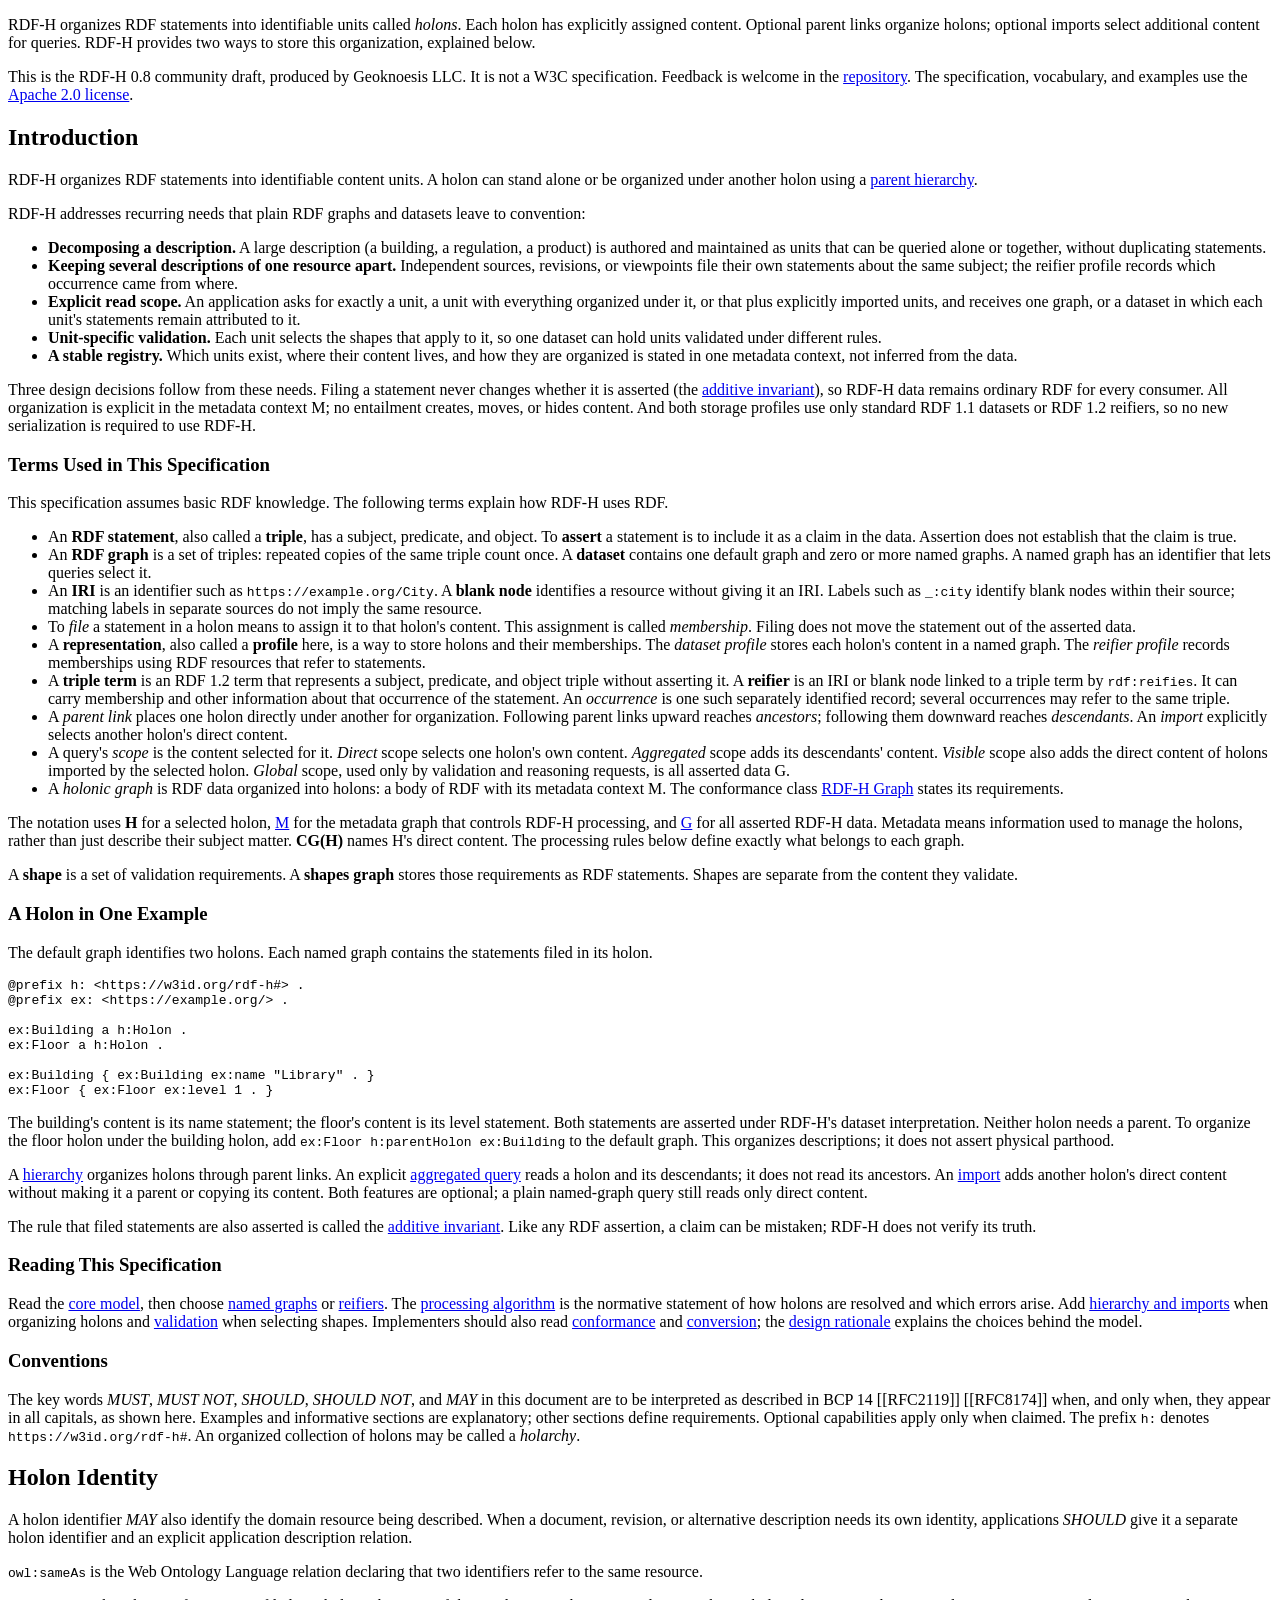
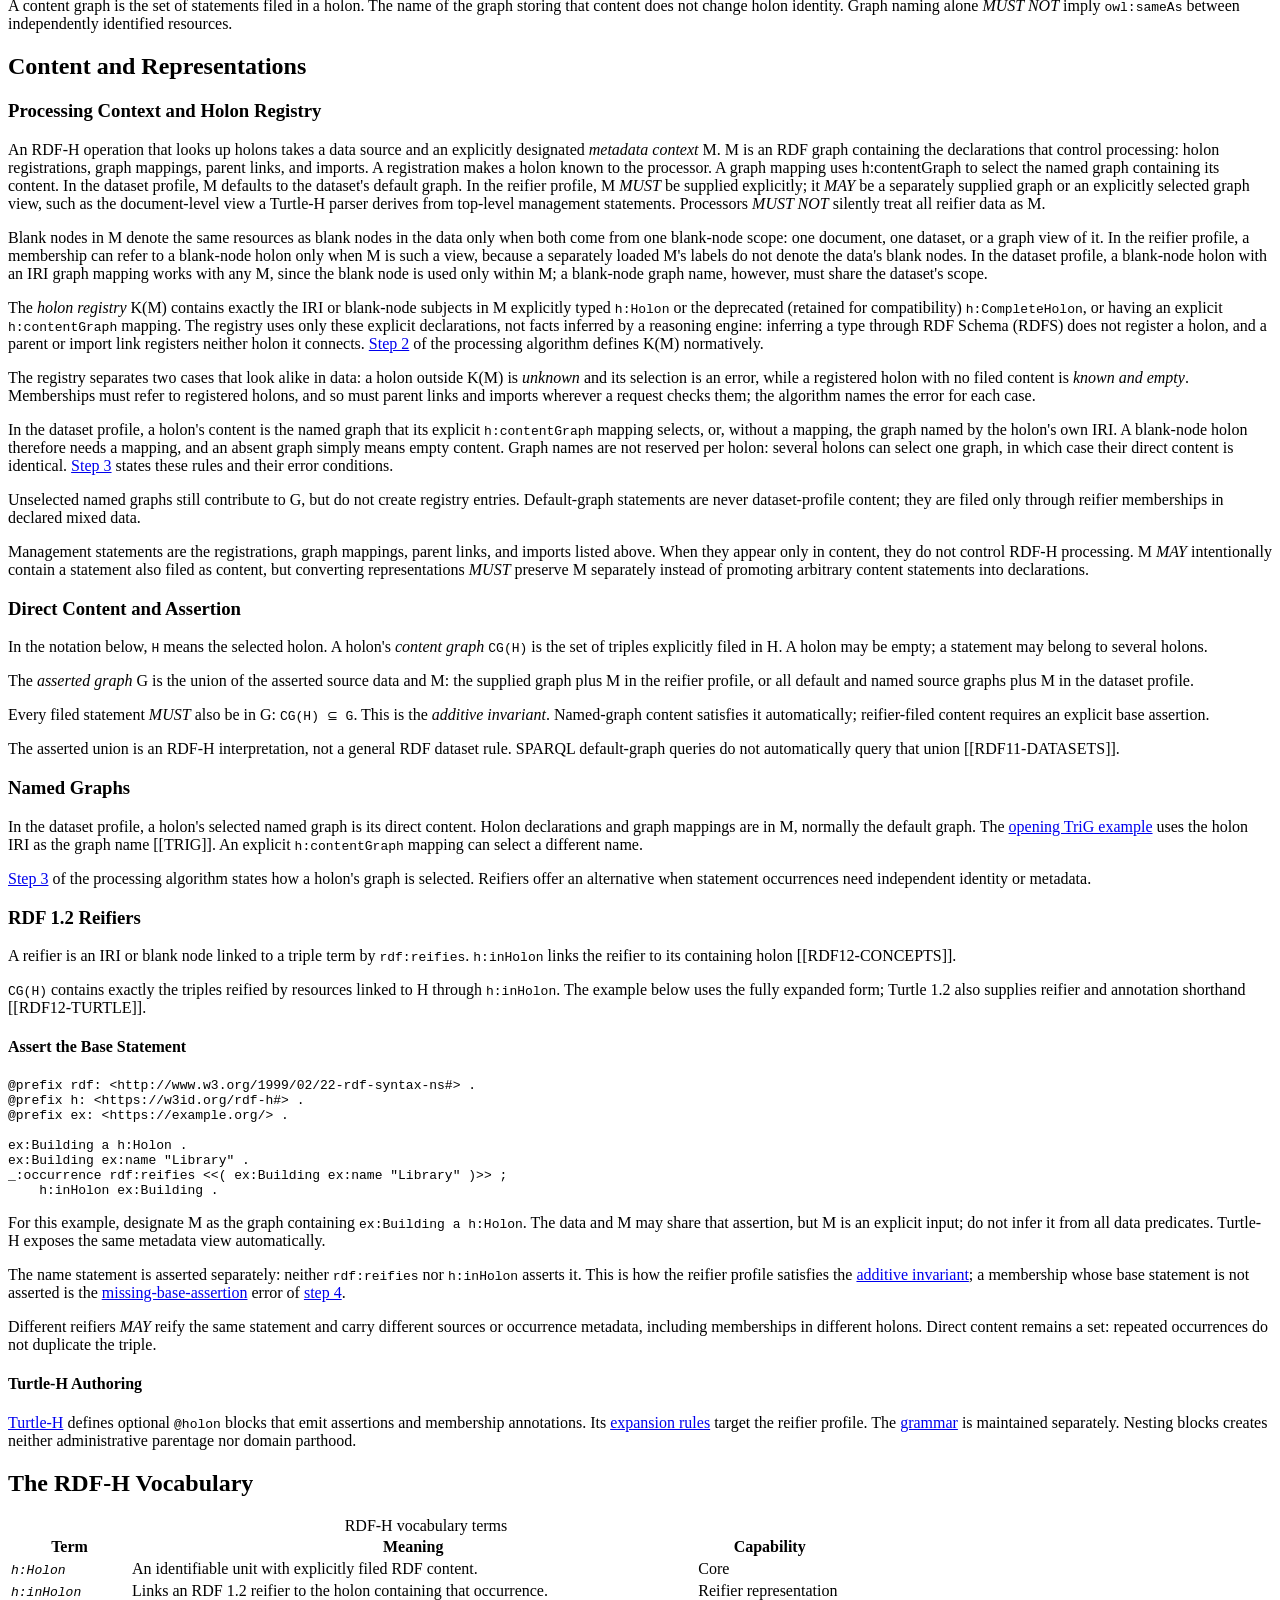
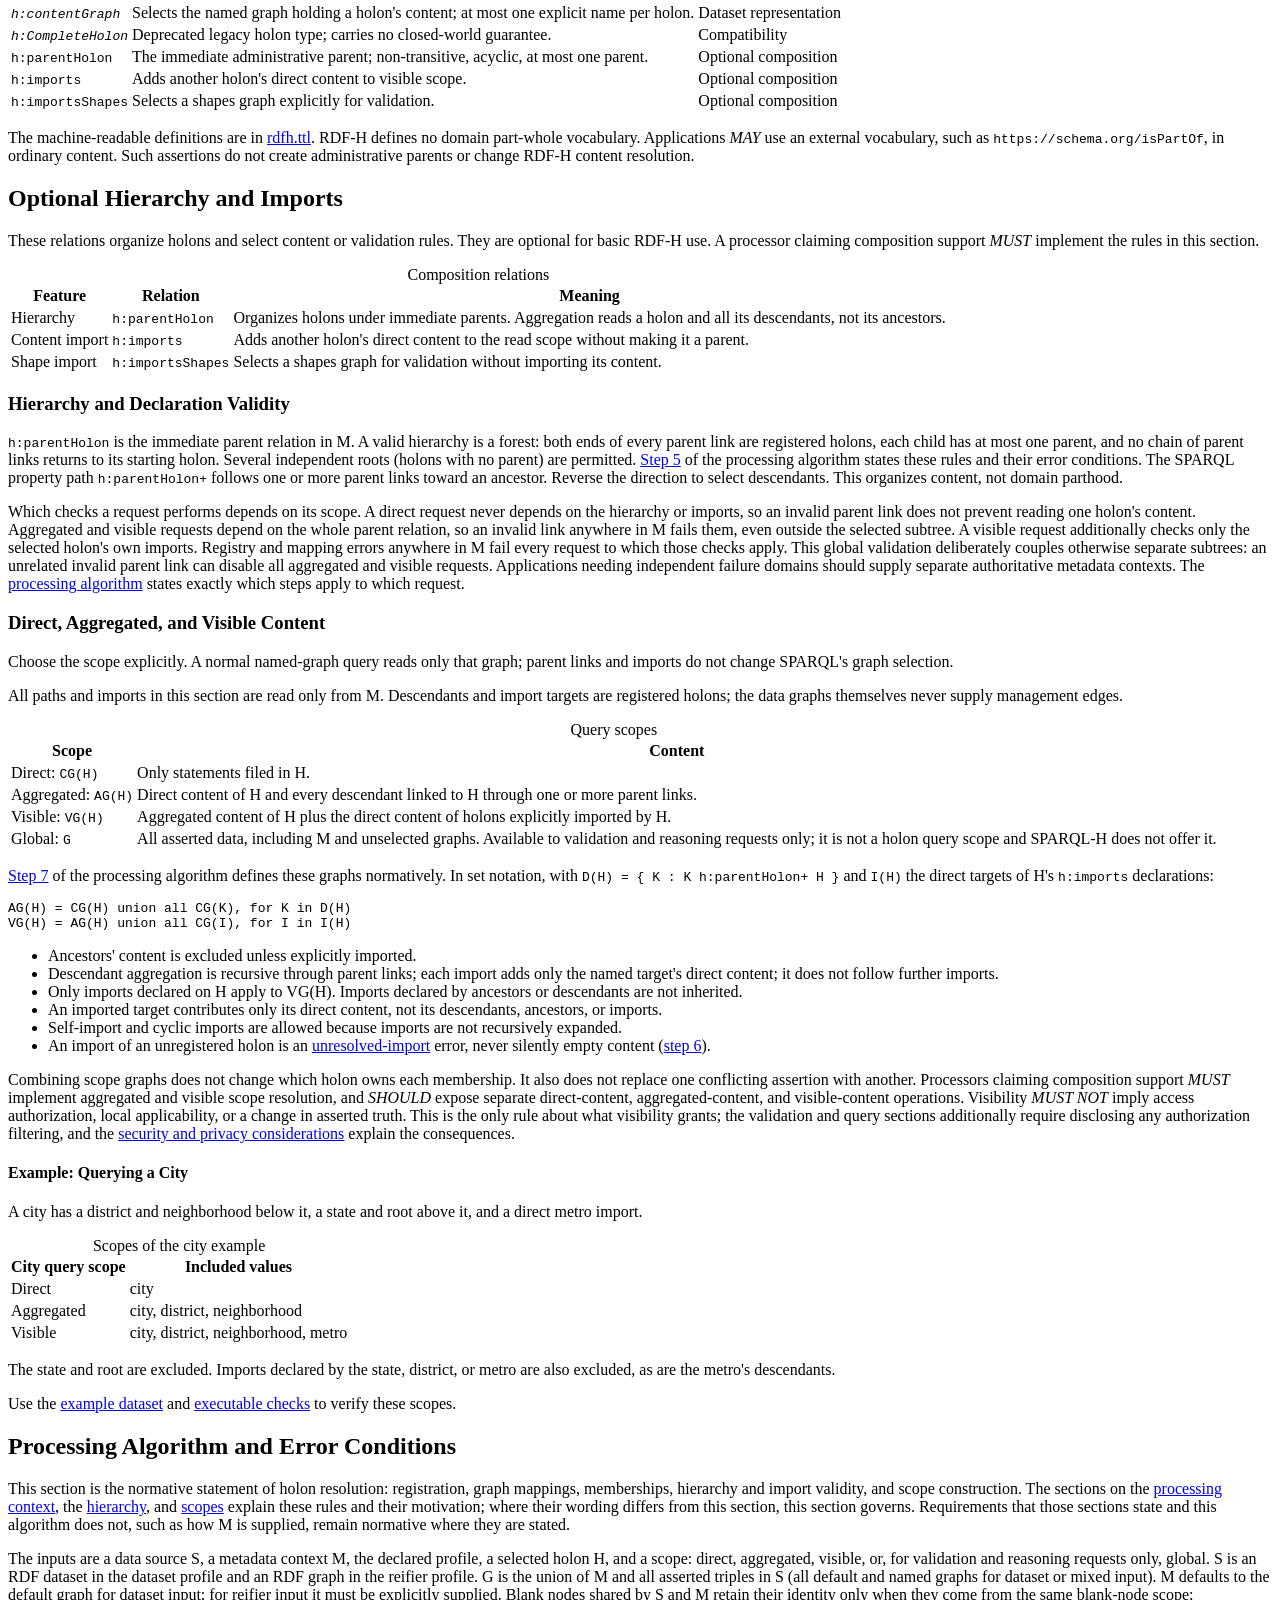
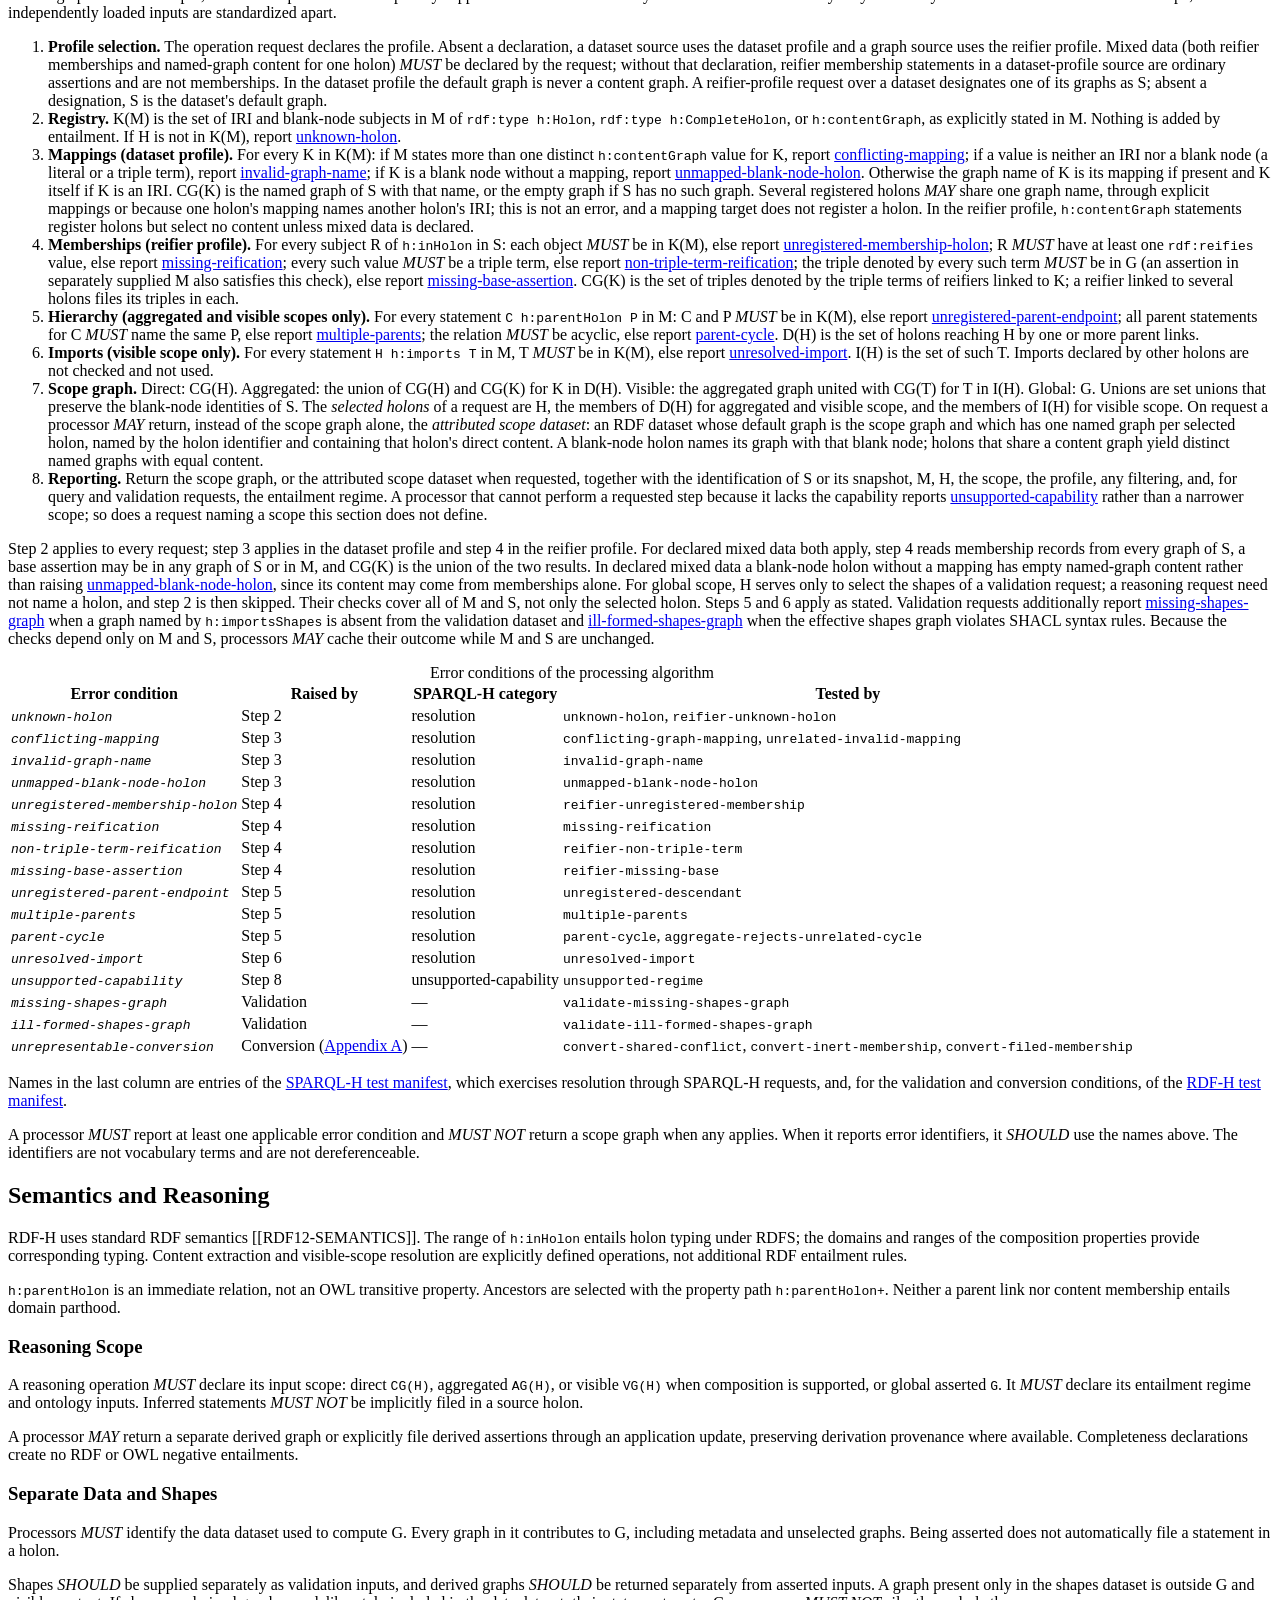
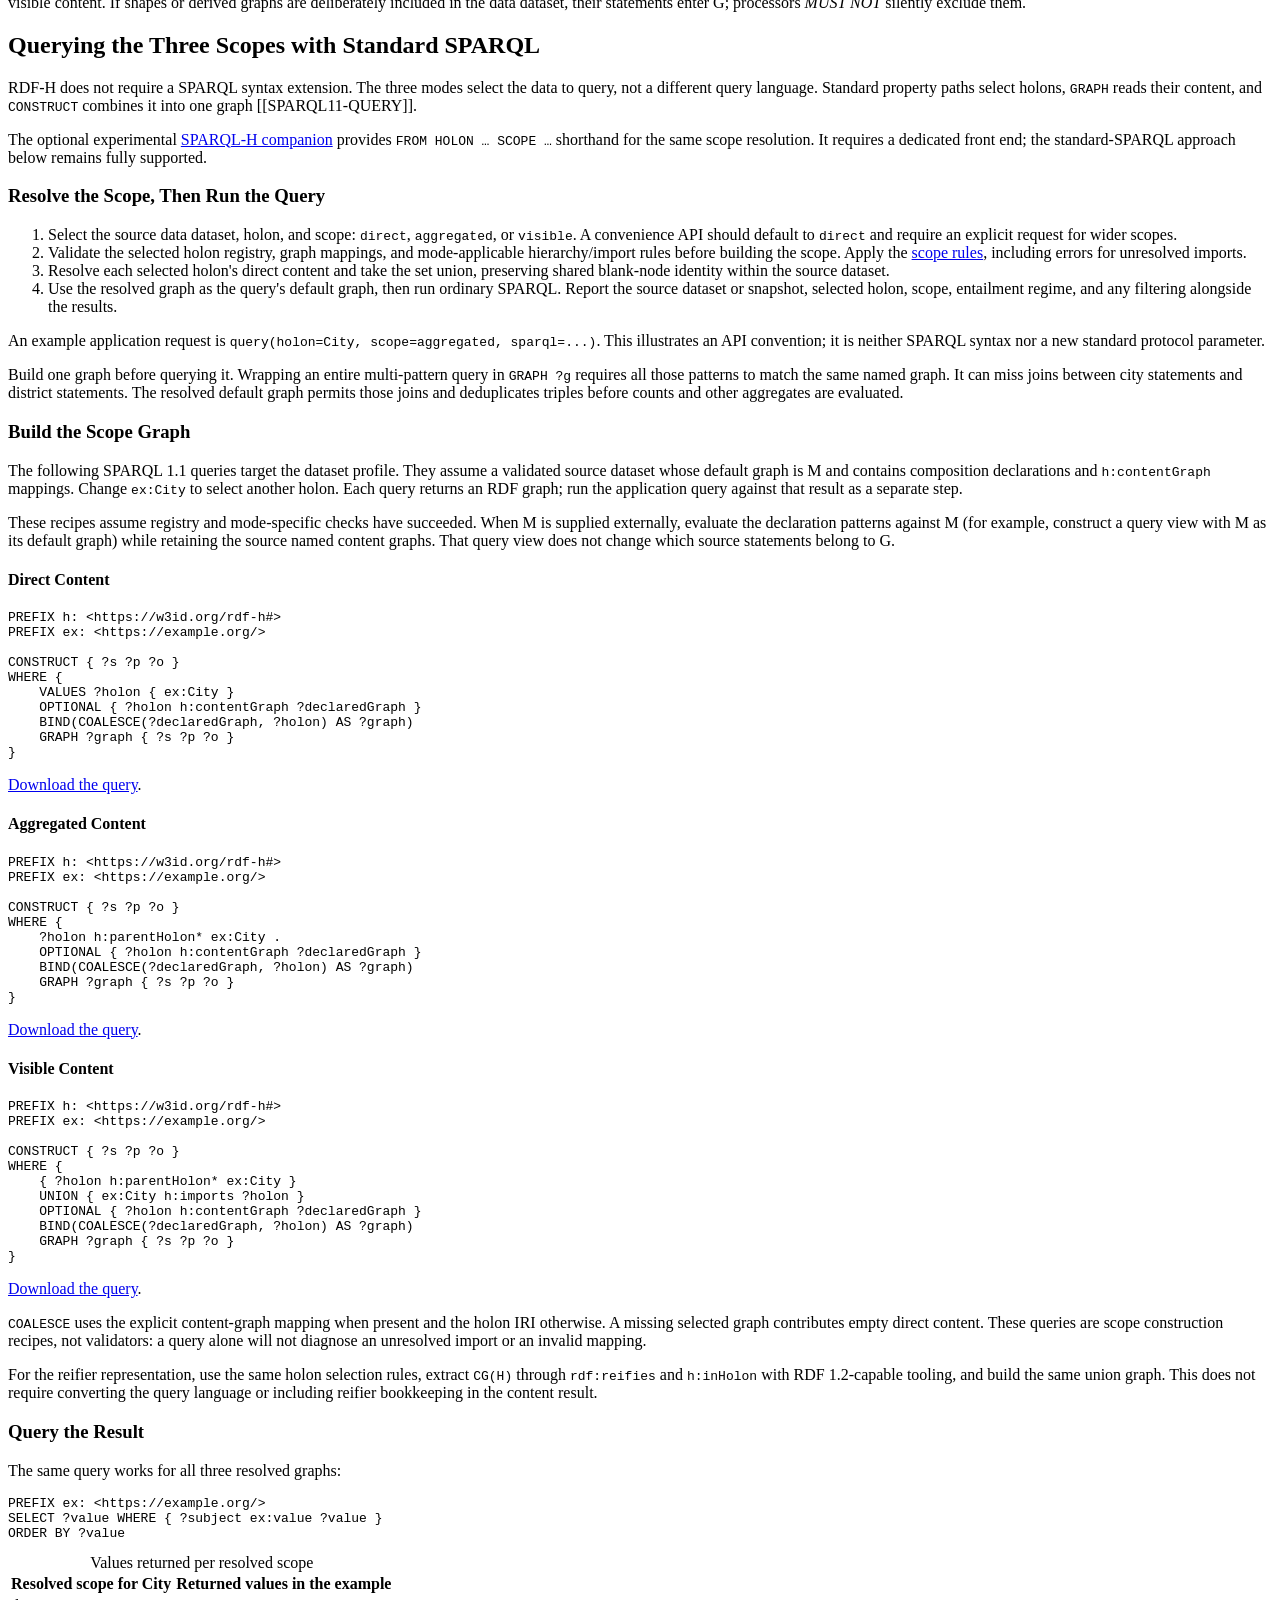
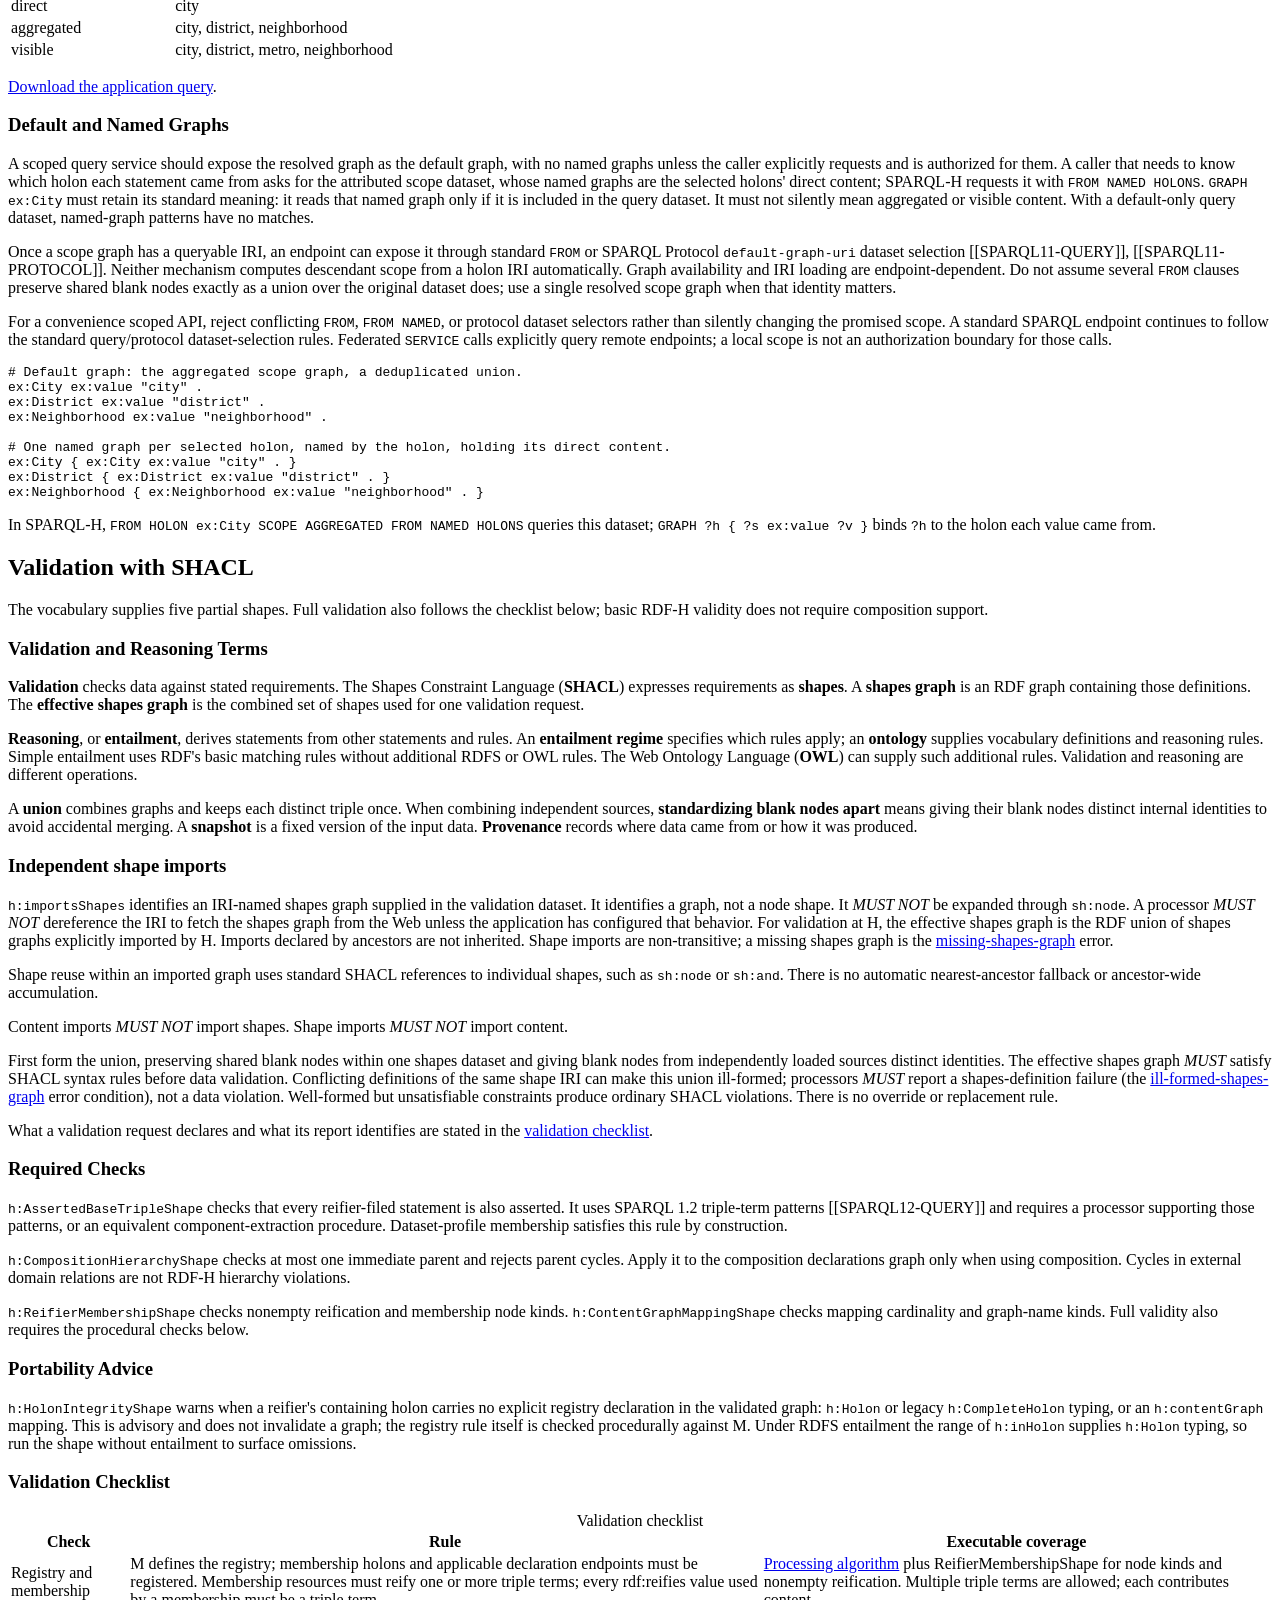
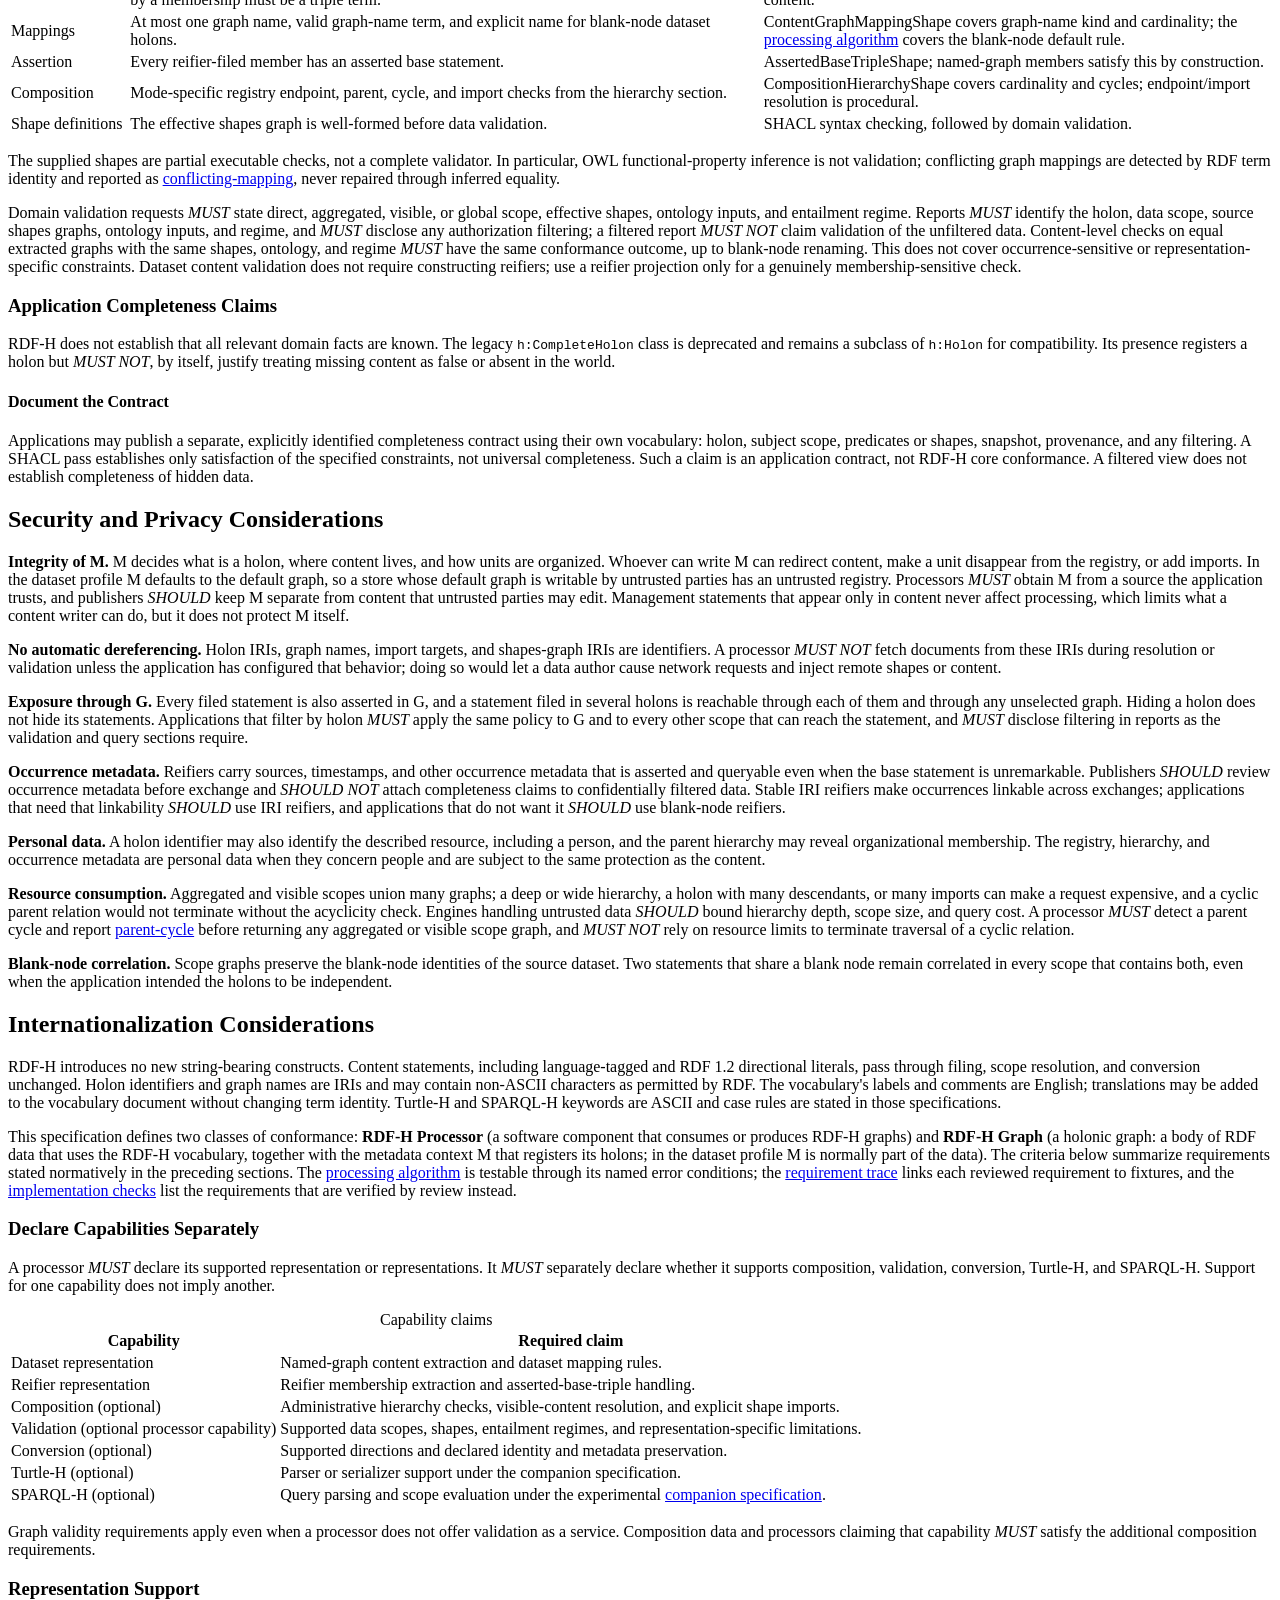
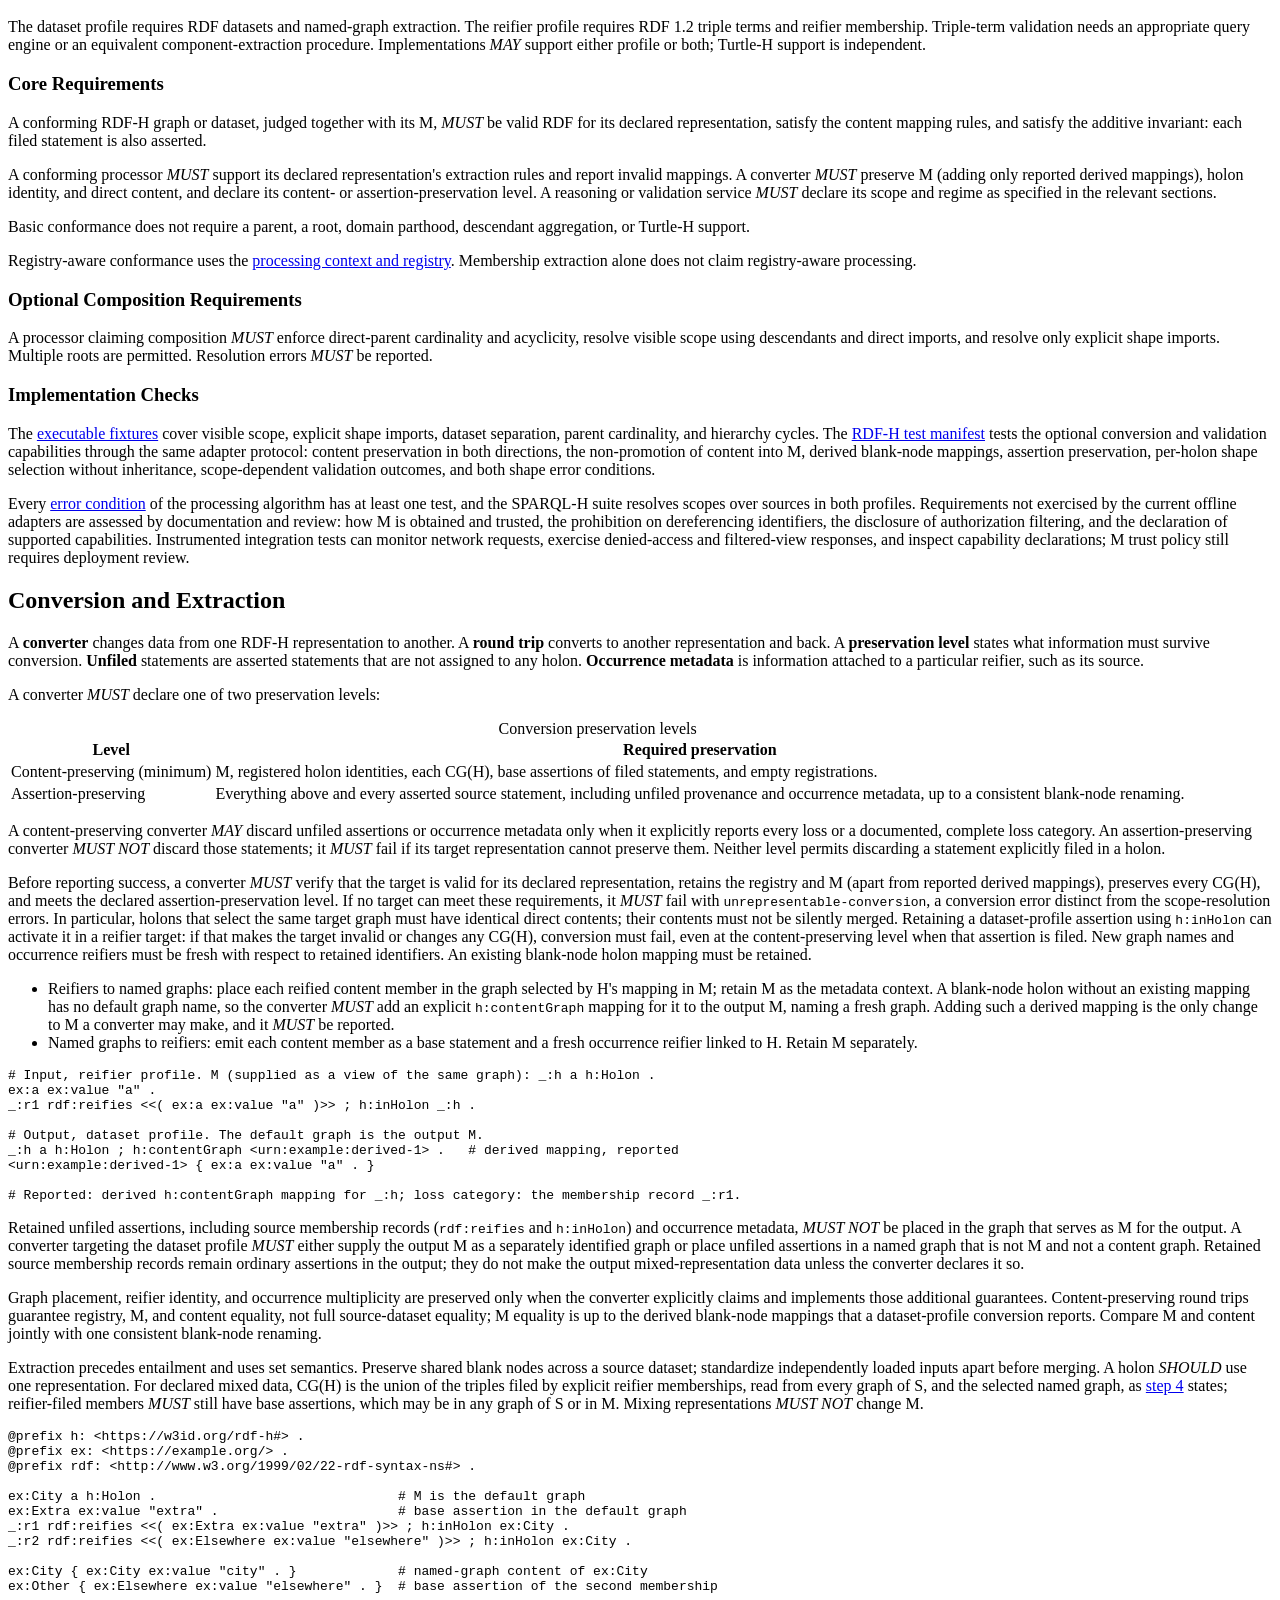
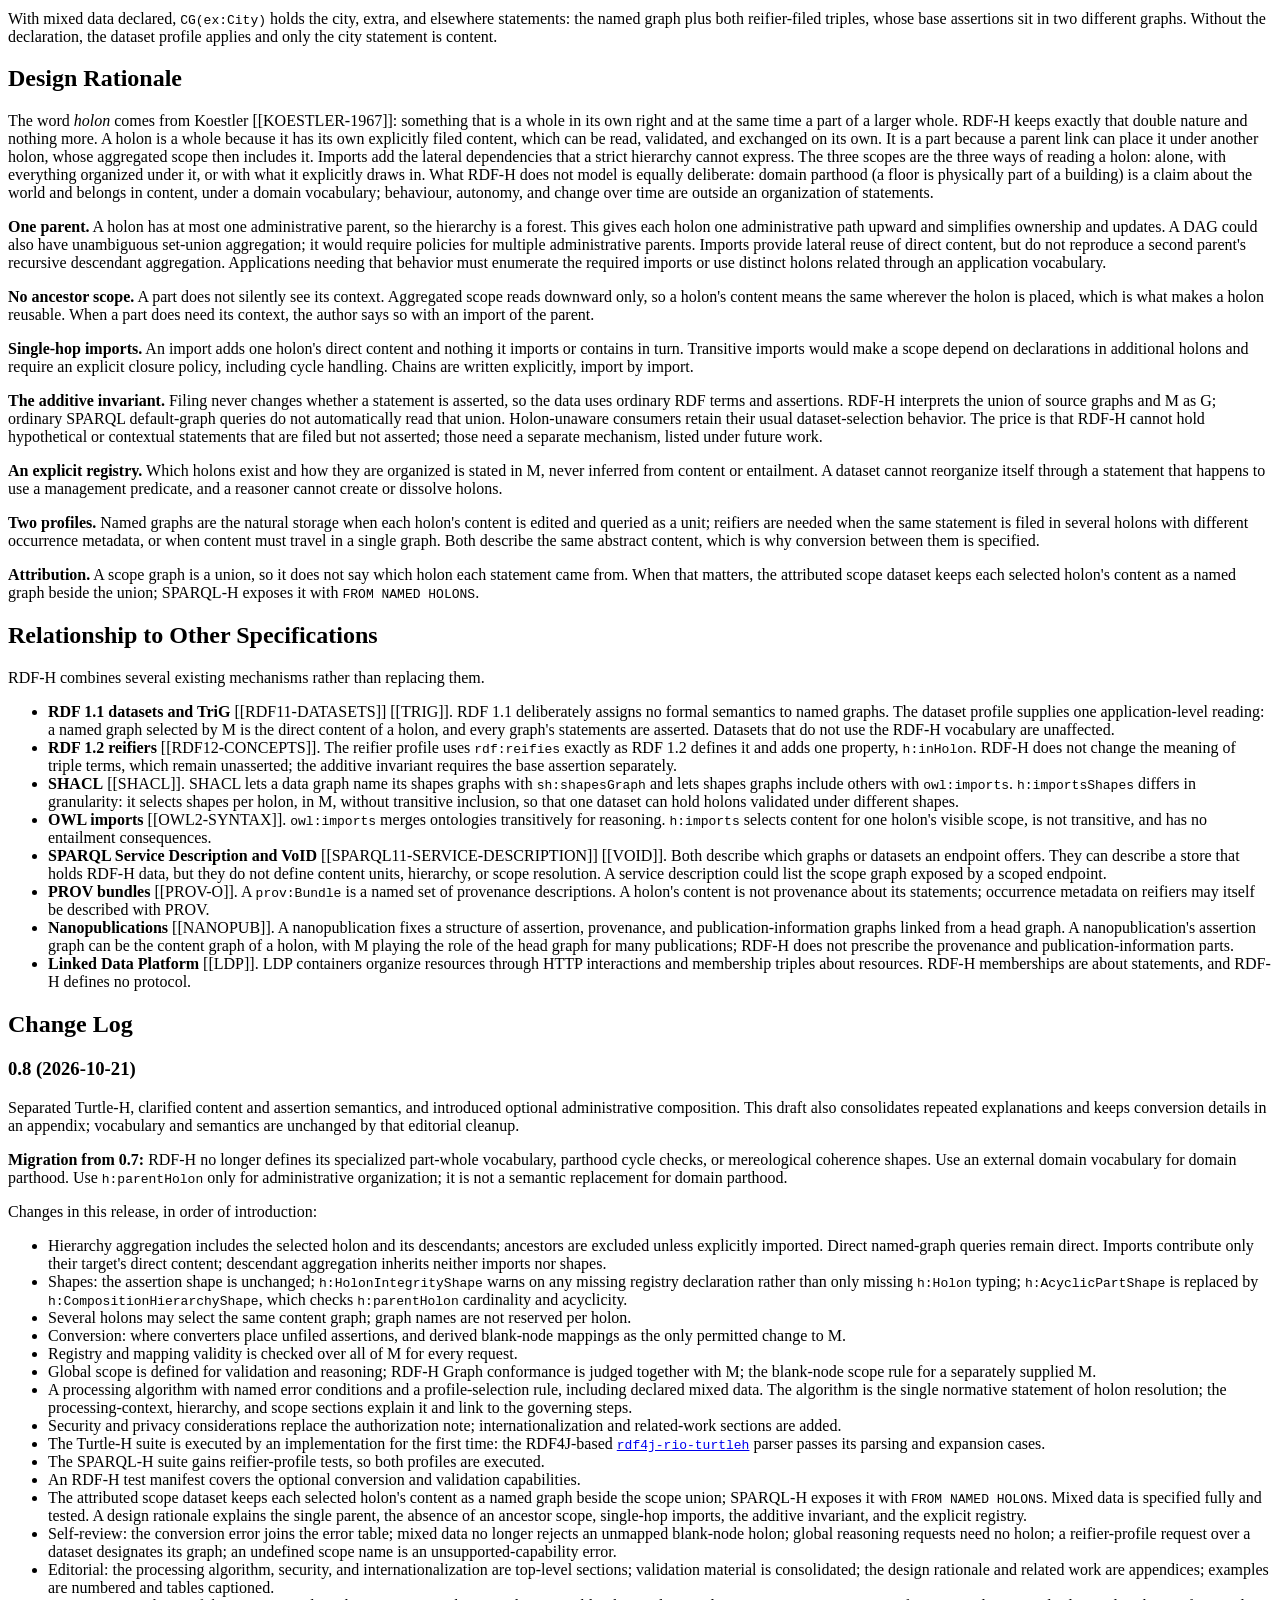
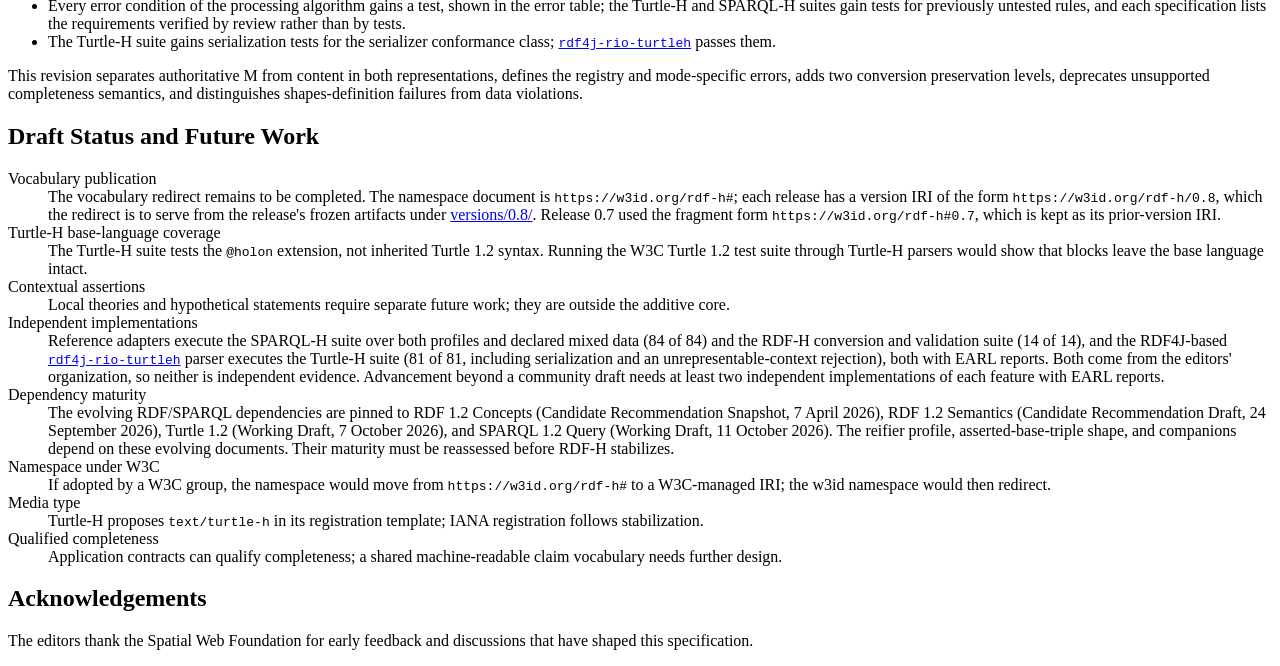
<file: index.html>
<!DOCTYPE html>

<html lang="en">
<head>
<meta charset="utf-8"/>
<title>RDF-H: Organizing RDF Content into Holons</title>
<script class="remove" src="https://www.w3.org/Tools/respec/respec-w3c"></script>
<script class="remove">
        /* ReSpec configuration */
        var respecConfig = {
            // Use the standard W3C ReSpec presentation.
            useW3CStyle: true,
            specStatus: "unofficial",

            // General Metadata
            shortName: "rdf-h",
            editors: [{
                name: "Stephane Fellah",
                url: "https://geoknoesis.com",
                company: "Geoknoesis LLC",
                companyURL: "https://geoknoesis.com"
            }],
            version: "0.8",
            github: {
                repoURL: "https://github.com/geoknoesis/rdf-holon",
                branch: "main",
                commitHistoryURL: "https://github.com/geoknoesis/rdf-holon/commits/main/index.html"
            },
            edDraftURI: "https://geoknoesis.github.io/rdf-holon/",
            copyrightStart: "2025",
            localBiblio: {
                "SPARQL11-PROTOCOL": {
                    title: "SPARQL 1.1 Protocol",
                    href: "https://www.w3.org/TR/sparql11-protocol/",
                    publisher: "W3C"
                },
                "RDF12-CONCEPTS": {
                    title: "RDF 1.2 Concepts and Abstract Data Model",
                    href: "https://www.w3.org/TR/2026/CR-rdf12-concepts-20260407/",
                    publisher: "W3C",
                    status: "Candidate Recommendation Snapshot",
                    date: "7 April 2026"
                },
                "RDF12-SEMANTICS": {
                    title: "RDF 1.2 Semantics",
                    href: "https://www.w3.org/TR/2026/CRD-rdf12-semantics-20260924/",
                    publisher: "W3C",
                    status: "Candidate Recommendation Draft",
                    date: "24 September 2026"
                },
                "RDF12-TURTLE": {
                    title: "RDF 1.2 Turtle",
                    href: "https://www.w3.org/TR/2026/WD-rdf12-turtle-20261007/",
                    publisher: "W3C",
                    status: "Working Draft",
                    date: "7 October 2026"
                },
                "RDF11-DATASETS": {
                    title: "RDF 1.1: On the Semantics of RDF Datasets",
                    href: "https://www.w3.org/TR/rdf11-datasets/",
                    publisher: "W3C"
                },
                "SPARQL11-QUERY": {
                    title: "SPARQL 1.1 Query Language",
                    href: "https://www.w3.org/TR/sparql11-query/",
                    publisher: "W3C"
                },
                "SHACL": {
                    title: "Shapes Constraint Language (SHACL)",
                    href: "https://www.w3.org/TR/shacl/",
                    publisher: "W3C"
                },
                "TRIG": {
                    title: "RDF 1.1 TriG",
                    href: "https://www.w3.org/TR/trig/",
                    publisher: "W3C"
                },
                "RFC8174": {
                    title: "Ambiguity of Uppercase vs Lowercase in RFC 2119 Key Words",
                    href: "https://www.rfc-editor.org/info/rfc8174",
                    authors: ["B. Leiba"],
                    date: "May 2017",
                    publisher: "IETF"
                },
                "SPARQL12-QUERY": {
                    title: "SPARQL 1.2 Query Language",
                    href: "https://www.w3.org/TR/2026/WD-sparql12-query-20261011/",
                    publisher: "W3C",
                    status: "Working Draft",
                    date: "11 October 2026"
                },
                "SPARQL11-SERVICE-DESCRIPTION": {
                    title: "SPARQL 1.1 Service Description",
                    href: "https://www.w3.org/TR/sparql11-service-description/",
                    publisher: "W3C"
                },
                "PROV-O": {
                    title: "PROV-O: The PROV Ontology",
                    href: "https://www.w3.org/TR/prov-o/",
                    publisher: "W3C"
                },
                "VOID": {
                    title: "Describing Linked Datasets with the VoID Vocabulary",
                    href: "https://www.w3.org/TR/void/",
                    publisher: "W3C"
                },
                "LDP": {
                    title: "Linked Data Platform 1.0",
                    href: "https://www.w3.org/TR/ldp/",
                    publisher: "W3C"
                },
                "OWL2-SYNTAX": {
                    title: "OWL 2 Web Ontology Language Structural Specification and Functional-Style Syntax (Second Edition)",
                    href: "https://www.w3.org/TR/owl2-syntax/",
                    publisher: "W3C"
                },
                "NANOPUB": {
                    title: "Nanopublication Guidelines",
                    href: "http://nanopub.net/guidelines/working_draft/",
                    publisher: "Nanopublication community"
                },
                "KOESTLER-1967": {
                    title: "The Ghost in the Machine",
                    authors: ["Arthur Koestler"],
                    date: "1967",
                    publisher: "Hutchinson"
                },
                "RFC2119": {
                    title: "Key words for use in RFCs to Indicate Requirement Levels",
                    href: "https://www.rfc-editor.org/info/rfc2119",
                    authors: ["S. Bradner"],
                    date: "March 1997",
                    publisher: "IETF"
                }
            },
            otherLinks: [{
                key: "Version control",
                data: [{
                    value: "GitHub Repository",
                    href: "https://github.com/geoknoesis/rdf-holon"
                }, {
                    value: "Specification source",
                    href: "https://github.com/geoknoesis/rdf-holon/blob/main/index.html"
                }]
            }]
        };
    </script>
</head>
<body>
<section id="abstract"><p>RDF-H organizes RDF statements into identifiable units called <dfn data-lt="holons" id="dfn-holon">holons</dfn>. Each <a>holon</a> has explicitly assigned content. Optional <a data-lt="parent link">parent links</a> organize holons; optional <a data-lt="import">imports</a> select additional content for queries. RDF-H provides two ways to store this organization, explained below.</p></section>
<section id="sotd"><p>This is the RDF-H 0.8 community draft, produced by Geoknoesis LLC. It is not a W3C specification.
Feedback is welcome in the <a href="https://github.com/geoknoesis/rdf-holon">repository</a>.
The specification, vocabulary, and examples use the <a href="LICENSE">Apache 2.0 license</a>.</p></section>
<section class="informative" id="intro"><h2>Introduction</h2>
<p>RDF-H organizes RDF statements into identifiable content units. A <a>holon</a> can stand alone or be organized
under another holon using a <a href="#composition-hierarchy">parent hierarchy</a>.</p>
<p>RDF-H addresses recurring needs that plain RDF graphs and datasets leave to convention:</p>
<ul>
<li><strong>Decomposing a description.</strong> A large description (a building, a regulation, a product) is authored and maintained as units that can be queried alone or together, without duplicating statements.</li>
<li><strong>Keeping several descriptions of one resource apart.</strong> Independent sources, revisions, or viewpoints file their own statements about the same subject; the <a>reifier profile</a> records which <a>occurrence</a> came from where.</li>
<li><strong>Explicit read <a>scope</a>.</strong> An application asks for exactly a unit, a unit with everything organized under it, or that plus explicitly imported units, and receives one graph, or a dataset in which each unit's statements remain attributed to it.</li>
<li><strong>Unit-specific validation.</strong> Each unit selects the shapes that apply to it, so one dataset can hold units validated under different rules.</li>
<li><strong>A stable registry.</strong> Which units exist, where their content lives, and how they are organized is stated in one metadata context, not inferred from the data.</li>
</ul>
<p>Three design decisions follow from these needs. Filing a statement never changes whether it is asserted (the <a href="#content-graph-def">additive invariant</a>), so RDF-H data remains ordinary RDF for every consumer. All organization is explicit in the metadata context M; no entailment creates, moves, or hides content. And both storage profiles use only standard RDF 1.1 datasets or RDF 1.2 reifiers, so no new serialization is required to use RDF-H.</p>
<section id="reading-terms"><h3>Terms Used in This Specification</h3>
<p>This specification assumes basic RDF knowledge. The following terms explain how RDF-H uses RDF.</p>
<ul>
<li>An <strong>RDF statement</strong>, also called a <strong>triple</strong>, has a subject, predicate, and object. To <strong>assert</strong> a statement is to include it as a claim in the data. Assertion does not establish that the claim is true.</li>
<li>An <strong>RDF graph</strong> is a set of triples: repeated copies of the same triple count once. A <strong>dataset</strong> contains one default graph and zero or more named graphs. A named graph has an identifier that lets queries select it.</li>
<li>An <strong>IRI</strong> is an identifier such as <code>https://example.org/City</code>. A <strong>blank node</strong> identifies a resource without giving it an IRI. Labels such as <code>_:city</code> identify blank nodes within their source; matching labels in separate sources do not imply the same resource.</li>
<li>To <dfn id="dfn-file" data-lt="filed|filing|files">file</dfn> a statement in a <a>holon</a> means to assign it to that holon's content. This assignment is called <dfn id="dfn-membership" data-lt="memberships">membership</dfn>. Filing does not move the statement out of the asserted data.</li>
<li>A <strong>representation</strong>, also called a <strong>profile</strong> here, is a way to store holons and their <a data-lt="membership">memberships</a>. The <dfn id="dfn-dataset-profile" data-lt="dataset representation">dataset profile</dfn> stores each holon's content in a named graph. The <dfn id="dfn-reifier-profile" data-lt="reifier representation">reifier profile</dfn> records memberships using RDF resources that refer to statements.</li>
<li>A <strong>triple term</strong> is an RDF 1.2 term that represents a subject, predicate, and object triple without asserting it. A <strong>reifier</strong> is an IRI or blank node linked to a triple term by <code>rdf:reifies</code>. It can carry membership and other information about that <a>occurrence</a> of the statement. An <dfn id="dfn-occurrence" data-lt="occurrences">occurrence</dfn> is one such separately identified record; several occurrences may refer to the same triple.</li>
<li>A <dfn id="dfn-parent-link" data-lt="parent links">parent link</dfn> places one holon directly under another for organization. Following <a data-lt="parent link">parent links</a> upward reaches <dfn id="dfn-ancestor" data-lt="ancestor">ancestors</dfn>; following them downward reaches <dfn id="dfn-descendant" data-lt="descendant">descendants</dfn>. An <dfn id="dfn-import" data-lt="imports|content import">import</dfn> explicitly selects another holon's direct content.</li>
<li>A query's <dfn id="dfn-scope" data-lt="scopes">scope</dfn> is the content selected for it. <dfn id="dfn-direct-scope" data-lt="direct scope">Direct</dfn> <a>scope</a> selects one holon's own content. <dfn id="dfn-aggregated-scope" data-lt="aggregated scope">Aggregated</dfn> scope adds its <a>descendants</a>' content. <dfn id="dfn-visible-scope" data-lt="visible scope">Visible</dfn> scope also adds the direct content of holons imported by the selected holon. <dfn id="dfn-global-scope" data-lt="global scope">Global</dfn> scope, used only by validation and reasoning requests, is all asserted data G.</li>
<li>A <dfn id="dfn-holonic-graph" data-lt="holonic graphs">holonic graph</dfn> is RDF data organized into holons: a body of RDF with its metadata context M. The conformance class <a href="#conformance">RDF-H Graph</a> states its requirements.</li>
</ul><p>The notation uses <strong>H</strong> for a selected holon, <a href="#dfn-metadata-context">M</a> for the metadata graph that controls RDF-H processing, and <a href="#dfn-asserted-graph">G</a> for all asserted RDF-H data. Metadata means information used to manage the holons, rather than just describe their subject matter. <strong>CG(H)</strong> names H's direct content. The processing rules below define exactly what belongs to each graph.</p><p>A <strong>shape</strong> is a set of validation requirements. A <strong>shapes graph</strong> stores those requirements as RDF statements. Shapes are separate from the content they validate.</p></section><section id="basic-model">
<h3>A Holon in One Example</h3>
<p>The default graph identifies two <a data-lt="holon">holons</a>. Each named graph contains the statements <a>filed</a> in its holon.</p>
<pre class="example nohighlight turtle" title="Two holons in the dataset profile">
@prefix h: &lt;https://w3id.org/rdf-h#&gt; .
@prefix ex: &lt;https://example.org/&gt; .

ex:Building a h:Holon .
ex:Floor a h:Holon .

ex:Building { ex:Building ex:name "Library" . }
ex:Floor { ex:Floor ex:level 1 . }
</pre>
<p>The building's content is its name statement; the floor's content is its level statement.
                Both statements are asserted under RDF-H's dataset interpretation. Neither holon needs a parent.
                To organize the floor holon under the building holon, add <code>ex:Floor h:parentHolon ex:Building</code>
                to the default graph. This organizes descriptions; it does not assert physical parthood.</p>
<p>A <a href="#composition-hierarchy">hierarchy</a> organizes holons through <a data-lt="parent link">parent links</a>.
An explicit <a href="#visibility">aggregated query</a> reads a holon and its <a>descendants</a>; it does not read its <a>ancestors</a>.
An <a href="#visibility">import</a> adds another holon's direct content without making it a parent or copying its content.
Both features are optional; a plain named-graph query still reads only direct content.</p>
<p>The rule that filed statements are also asserted is called the <a href="#additive-invariant">additive invariant</a>.
Like any RDF assertion, a claim can be mistaken; RDF-H does not verify its truth.</p>
</section>
<section id="reading-guide"><h3>Reading This Specification</h3><p>Read the <a href="#content-graph">core model</a>, then choose
<a href="#profile-named-graph">named graphs</a> or <a href="#profile-reifier">reifiers</a>. The
<a href="#processing-model">processing algorithm</a> is the normative statement of how holons are resolved and which errors arise.
Add <a href="#composition">hierarchy and imports</a> when organizing holons and <a href="#validation">validation</a> when selecting shapes.
Implementers should also read <a href="#conformance">conformance</a> and <a href="#profile-equivalence">conversion</a>;
the <a href="#design-rationale">design rationale</a> explains the choices behind the model.</p></section>
<section id="conventions"><h3>Conventions</h3><p>The key words <em class="rfc2119" title="MUST">MUST</em>, <em class="rfc2119" title="MUST NOT">MUST NOT</em>, <em class="rfc2119" title="SHOULD">SHOULD</em>, <em class="rfc2119" title="SHOULD NOT">SHOULD NOT</em>, and <em class="rfc2119" title="MAY">MAY</em> in this document are to be interpreted as described in BCP 14 [[RFC2119]] [[RFC8174]] when, and only when, they appear in all capitals, as shown here.
Examples and informative sections are explanatory; other sections define requirements. Optional capabilities apply only when claimed.
The prefix <code>h:</code> denotes <code>https://w3id.org/rdf-h#</code>. An organized collection of <a data-lt="holon">holons</a> may be called a
<em id="dfn-holarchy">holarchy</em>.</p></section>
</section>
<section id="identity"><h2>Holon Identity</h2><p>A <a>holon</a> identifier <em class="rfc2119" title="MAY">MAY</em> also identify the domain resource being described.
When a document, revision, or alternative description needs its own identity, applications <em class="rfc2119" title="SHOULD">SHOULD</em> give it a separate holon identifier
and an explicit application description relation.</p><p><code>owl:sameAs</code> is the Web Ontology Language relation declaring that two identifiers refer to the same resource.</p><p>A <a>content graph</a> is the set of statements <a>filed</a> in a holon. The name of the graph storing that content does not change holon identity.
Graph naming alone <em class="rfc2119" title="MUST NOT">MUST NOT</em> imply <code>owl:sameAs</code> between independently identified resources.</p></section>
<section id="content-graph">
<h2>Content and Representations</h2>
<section id="dataset-resolution"><h3>Processing Context and Holon Registry</h3>
<p>An RDF-H operation that looks up <a data-lt="holon">holons</a> takes a data source and an explicitly designated <dfn id="dfn-metadata-context">metadata context</dfn> M.
M is an RDF graph containing the declarations that control processing: holon registrations, graph mappings, <a data-lt="parent link">parent links</a>, and <a data-lt="import">imports</a>. A registration makes a holon known to the processor. A graph mapping uses h:contentGraph to select the named graph containing its content.
In the <a>dataset profile</a>, M defaults to the dataset's default graph. In the <a>reifier profile</a>, M <em class="rfc2119" title="MUST">MUST</em> be supplied explicitly;
it <em class="rfc2119" title="MAY">MAY</em> be a separately supplied graph or an explicitly selected graph view, such as the document-level view a Turtle-H parser derives from top-level management statements. Processors <em class="rfc2119" title="MUST NOT">MUST NOT</em> silently treat all reifier data as M.</p>
<p>Blank nodes in M denote the same resources as blank nodes in the data only when both come from one blank-node scope: one document, one dataset, or a graph view of it. In the reifier profile, a <a>membership</a> can refer to a blank-node holon only when M is such a view, because a separately loaded M's labels do not denote the data's blank nodes. In the dataset profile, a blank-node holon with an IRI graph mapping works with any M, since the blank node is used only within M; a blank-node graph name, however, must share the dataset's scope.</p>
<p>The <dfn id="dfn-holon-registry">holon registry</dfn> K(M) contains exactly the IRI or blank-node subjects in M explicitly typed
<a><code>h:Holon</code></a> or the deprecated (retained for compatibility) <a><code>h:CompleteHolon</code></a>, or having an explicit <a><code>h:contentGraph</code></a> mapping.
The registry uses only these explicit declarations, not facts inferred by a reasoning engine: inferring a type through RDF Schema (RDFS) does not register a holon, and a parent or import link registers neither holon it connects. <a href="#step-registry">Step 2</a> of the processing algorithm defines K(M) normatively.</p>
<p>The registry separates two cases that look alike in data: a holon outside K(M) is <em>unknown</em> and its selection is an error, while a registered holon with no <a>filed</a> content is <em>known and empty</em>. Memberships must refer to registered holons, and so must parent links and imports wherever a request checks them; the algorithm names the error for each case.</p>
<p>In the dataset profile, a holon's content is the named graph that its explicit <code>h:contentGraph</code> mapping selects, or, without a mapping, the graph named by the holon's own IRI. A blank-node holon therefore needs a mapping, and an absent graph simply means empty content. Graph names are not reserved per holon: several holons can select one graph, in which case their direct content is identical. <a href="#step-mapping">Step 3</a> states these rules and their error conditions.</p>
<p>Unselected named graphs still contribute to G, but do not create registry entries. Default-graph statements are never dataset-profile content; they are filed only through reifier memberships in declared mixed data.</p>
<p>Management statements are the registrations, graph mappings, parent links, and imports listed above. When they appear only in content, they do not control RDF-H processing. M <em class="rfc2119" title="MAY">MAY</em> intentionally contain a statement also filed as content,
but converting representations <em class="rfc2119" title="MUST">MUST</em> preserve M separately instead of promoting arbitrary content statements into declarations.</p></section><section id="content-graph-def"><h3>Direct Content and Assertion</h3><p><span>In the notation below, <code>H</code> means the selected <a>holon</a>. </span>A holon's <dfn data-lt="content graph|content graphs" id="dfn-content-graph">content graph</dfn>
<code>CG(H)</code> is the set of triples explicitly <a>filed</a> in H. A holon may be empty; a statement may belong to several holons.</p>
<p>The <dfn id="dfn-asserted-graph">asserted graph</dfn> G is the union of the asserted source data and M: the supplied graph plus M in the <a>reifier profile</a>, or all default and named source graphs plus M in the <a>dataset profile</a>.</p><p id="additive-invariant">Every filed statement <em class="rfc2119" title="MUST">MUST</em> also be in G:
<code>CG(H) ⊆ G</code>. This is the <em>additive invariant</em>. Named-graph content satisfies it automatically;
reifier-filed content requires an explicit base assertion.</p><p class="note">The asserted union is an RDF-H interpretation,
not a general RDF dataset rule. SPARQL default-graph queries do not automatically query that union [[RDF11-DATASETS]].</p></section>
<section id="profile-named-graph"><h3>Named Graphs</h3><p>In the <a>dataset profile</a>, a <a>holon</a>'s selected named graph is its direct content.
Holon declarations and graph mappings are in M, normally the default graph. The <a href="#basic-model">opening TriG example</a>
uses the holon IRI as the graph name [[TRIG]]. An explicit <a><code>h:contentGraph</code></a> mapping can select a different name.</p>
<p><a href="#step-mapping">Step 3</a> of the processing algorithm states how a holon's graph is selected. Reifiers offer an alternative when statement <a data-lt="occurrence">occurrences</a> need independent identity or metadata.</p></section>
<section id="profile-reifier"><h3>RDF 1.2 Reifiers</h3><p>A reifier is an IRI or blank node linked to a triple term by <code>rdf:reifies</code>.
<a><code>h:inHolon</code></a> links the reifier to its containing <a>holon</a> [[RDF12-CONCEPTS]].</p>
<p><code>CG(H)</code> contains exactly the triples reified by resources linked to H through <code>h:inHolon</code>.
The example below uses the fully expanded form; Turtle 1.2 also supplies reifier and annotation shorthand [[RDF12-TURTLE]].</p><section id="assertion-semantics"><h4>Assert the Base Statement</h4><pre class="example nohighlight turtle" title="A membership record in the reifier profile">
@prefix rdf: &lt;http://www.w3.org/1999/02/22-rdf-syntax-ns#&gt; .
@prefix h: &lt;https://w3id.org/rdf-h#&gt; .
@prefix ex: &lt;https://example.org/&gt; .

ex:Building a h:Holon .
ex:Building ex:name "Library" .
_:occurrence rdf:reifies &lt;&lt;( ex:Building ex:name "Library" )&gt;&gt; ;
    h:inHolon ex:Building .
</pre><p>For this example, designate M as the graph containing <code>ex:Building a h:Holon</code>. The data and M may share that assertion, but M is an explicit input; do not infer it from all data predicates. Turtle-H exposes the same metadata view automatically.</p><p>The name statement is asserted separately: neither <code>rdf:reifies</code> nor <a><code>h:inHolon</code></a> asserts it. This is how the <a>reifier profile</a> satisfies the <a href="#content-graph-def">additive invariant</a>; a <a>membership</a> whose base statement is not asserted is the <a href="#err-missing-base-assertion">missing-base-assertion</a> error of <a href="#step-membership">step 4</a>.</p>
<p id="multiple-holons">Different reifiers <em class="rfc2119" title="MAY">MAY</em> reify the same statement and carry different sources or <a>occurrence</a> metadata,
including memberships in different <a data-lt="holon">holons</a>. Direct content remains a set: repeated occurrences do not duplicate the triple.</p></section><section class="informative" id="syntax"><h4>Turtle-H Authoring</h4><p><a href="turtle-h/">Turtle-H</a> defines optional <code>@holon</code> blocks that emit assertions and <a>membership</a> annotations.
Its <a href="turtle-h/#turtle-h-desugaring" id="turtle-h-desugaring">expansion rules</a> target the <a>reifier profile</a>.
<span id="grammar">The <a href="turtle-h/#grammar">grammar</a> is maintained separately.</span>
<span id="context-vs-parthood">Nesting blocks creates neither administrative parentage nor domain parthood.</span></p></section></section>
</section>
<section id="vocabulary"><h2>The RDF-H Vocabulary</h2>
<table><caption>RDF-H vocabulary terms</caption><thead><tr><th>Term</th><th>Meaning</th><th>Capability</th></tr></thead><tbody>
<tr><td><dfn id="dfn-holon-class"><code>h:Holon</code></dfn></td><td>An identifiable unit with explicitly <a>filed</a> RDF content.</td><td>Core</td></tr>
<tr><td><dfn id="dfn-inholon"><code>h:inHolon</code></dfn></td><td>Links an RDF 1.2 reifier to the <a>holon</a> containing that <a>occurrence</a>.</td><td>Reifier representation</td></tr>
<tr><td><dfn id="dfn-contentgraph"><code>h:contentGraph</code></dfn></td><td>Selects the named graph holding a holon's content; at most one explicit name per holon.</td><td>Dataset representation</td></tr>
<tr><td><dfn id="dfn-completeholon-class"><code>h:CompleteHolon</code></dfn></td><td>Deprecated legacy holon type; carries no closed-world guarantee.</td><td>Compatibility</td></tr>
<tr><td><code>h:parentHolon</code></td><td>The immediate administrative parent; non-transitive, acyclic, at most one parent.</td><td>Optional composition</td></tr>
<tr><td><code>h:imports</code></td><td>Adds another holon's direct content to <a>visible scope</a>.</td><td>Optional composition</td></tr>
<tr><td><code>h:importsShapes</code></td><td>Selects a shapes graph explicitly for validation.</td><td>Optional composition</td></tr>
</tbody></table>
<p>The machine-readable definitions are in <a href="rdfh.ttl">rdfh.ttl</a>. RDF-H defines no domain part-whole vocabulary.
            Applications <em class="rfc2119" title="MAY">MAY</em> use an external vocabulary, such as <code>https://schema.org/isPartOf</code>, in ordinary content.
            Such assertions do not create administrative parents or change RDF-H content resolution.</p>
</section>
<section id="composition">
<h2>Optional Hierarchy and Imports</h2>
<p>These relations organize <a data-lt="holon">holons</a> and select content or validation rules. They are optional for basic RDF-H use.
A processor claiming composition support <em class="rfc2119" title="MUST">MUST</em> implement the rules in this section.</p>
<table><caption>Composition relations</caption><thead><tr><th>Feature</th><th>Relation</th><th>Meaning</th></tr></thead><tbody>
<tr><td>Hierarchy</td><td><code>h:parentHolon</code></td><td>Organizes holons under immediate parents. Aggregation reads a holon and all its <a>descendants</a>, not its <a>ancestors</a>.</td></tr>
<tr><td>Content <a>import</a></td><td><code>h:imports</code></td><td>Adds another holon's direct content to the read <a>scope</a> without making it a parent.</td></tr>
<tr><td>Shape import</td><td><code>h:importsShapes</code></td><td>Selects a shapes graph for validation without importing its content.</td></tr>
</tbody></table>
<section id="composition-hierarchy"><h3>Hierarchy and Declaration Validity</h3><p><code>h:parentHolon</code> is the immediate parent relation in M. A valid hierarchy is a forest: both ends of every <a>parent link</a> are registered <a data-lt="holon">holons</a>, each child has at most one parent, and no chain of parent links returns to its starting holon. Several independent roots (holons with no parent) are permitted. <a href="#step-hierarchy">Step 5</a> of the processing algorithm states these rules and their error conditions.
The SPARQL property path <code>h:parentHolon+</code> follows one or more parent links toward an <a data-lt="ancestors">ancestor</a>. Reverse the direction to select <a>descendants</a>. This organizes content, not domain parthood.</p>
<p>Which checks a request performs depends on its <a>scope</a>. A direct request never depends on the hierarchy or <a data-lt="import">imports</a>, so an invalid parent link does not prevent reading one holon's content. Aggregated and visible requests depend on the whole parent relation, so an invalid link anywhere in M fails them, even outside the selected subtree. A visible request additionally checks only the selected holon's own imports. Registry and mapping errors anywhere in M fail every request to which those checks apply. This global validation deliberately couples otherwise separate subtrees: an unrelated invalid parent link can disable all aggregated and visible requests. Applications needing independent failure domains should supply separate authoritative metadata contexts. The <a href="#processing-model">processing algorithm</a> states exactly which steps apply to which request.</p></section>
<section id="visibility"><h3>Direct, Aggregated, and Visible Content</h3>
<p>Choose the <a>scope</a> explicitly. A normal named-graph query reads only that graph; <a data-lt="parent link">parent links</a> and <a data-lt="import">imports</a> do not change SPARQL's graph selection.</p><p>All paths and imports in this section are read only from M. Descendants and import targets are registered <a data-lt="holon">holons</a>; the data graphs themselves never supply management edges.</p>
<table><caption>Query scopes</caption><thead><tr><th>Scope</th><th>Content</th></tr></thead><tbody>
<tr><td><a data-lt="direct scope">Direct</a>: <code>CG(H)</code></td><td>Only statements <a>filed</a> in H.</td></tr>
<tr><td><a data-lt="aggregated scope">Aggregated</a>: <code>AG(H)</code></td><td>Direct content of H and every <a data-lt="descendants">descendant</a> linked to H through one or more parent links.</td></tr>
<tr><td>Visible: <code>VG(H)</code></td><td>Aggregated content of H plus the direct content of holons explicitly imported by H.</td></tr>
<tr><td>Global: <code>G</code></td><td>All asserted data, including M and unselected graphs. Available to validation and reasoning requests only; it is not a holon query scope and SPARQL-H does not offer it.</td></tr>
</tbody></table>
<p><a href="#step-scope">Step 7</a> of the processing algorithm defines these graphs normatively. In set notation, with <code>D(H) = { K : K h:parentHolon+ H }</code> and <code>I(H)</code> the direct targets of H's <code>h:imports</code> declarations:</p>
<pre class="nohighlight">AG(H) = CG(H) union all CG(K), for K in D(H)
VG(H) = AG(H) union all CG(I), for I in I(H)</pre>
<ul>
<li>Ancestors' content is excluded unless explicitly imported.</li>
<li>Descendant aggregation is recursive through parent links; each import adds only the named target's direct content; it does not follow further imports.</li>
<li>Only imports declared on H apply to VG(H). Imports declared by <a>ancestors</a> or descendants are not inherited.</li>
<li>An imported target contributes only its direct content, not its descendants, ancestors, or imports.</li>
<li>Self-import and cyclic imports are allowed because imports are not recursively expanded.</li>
<li>An import of an unregistered holon is an <a href="#err-unresolved-import">unresolved-import</a> error, never silently empty content (<a href="#step-imports">step 6</a>).</li>
</ul>
<p>Combining scope graphs does not change which holon owns each <a>membership</a>. It also does not replace one conflicting assertion with another. Processors claiming composition support <em class="rfc2119" title="MUST">MUST</em> implement aggregated and <a>visible scope</a> resolution,
and <em class="rfc2119" title="SHOULD">SHOULD</em> expose separate direct-content, aggregated-content, and visible-content operations. Visibility <em class="rfc2119" title="MUST NOT">MUST NOT</em> imply access authorization, local applicability, or a change in asserted truth. This is the only rule about what visibility grants; the validation and query sections additionally require disclosing any authorization filtering, and the <a href="#security">security and privacy considerations</a> explain the consequences.</p>
<section class="informative" id="worked-example"><h4>Example: Querying a City</h4>
<p>A city has a district and neighborhood below it, a state and root above it, and a direct metro <a>import</a>.</p>
<table><caption>Scopes of the city example</caption><thead><tr><th>City query <a>scope</a></th><th>Included values</th></tr></thead><tbody>
<tr><td>Direct</td><td>city</td></tr><tr><td>Aggregated</td><td>city, district, neighborhood</td></tr>
<tr><td>Visible</td><td>city, district, neighborhood, metro</td></tr></tbody></table>
<p>The state and root are excluded. Imports declared by the state, district, or metro are also excluded, as are the metro's <a>descendants</a>.</p>
<p>Use the <a href="examples/rdf-h/composition/scopes.trig">example dataset</a> and <a href="tests/rdf-h/check_composition.py">executable checks</a> to verify these scopes.</p>
</section></section>
</section>
<section id="processing-model"><h2>Processing Algorithm and Error Conditions</h2>
<p>This section is the normative statement of <a>holon</a> resolution: registration, graph mappings, <a data-lt="membership">memberships</a>, hierarchy and <a>import</a> validity, and <a>scope</a> construction. The sections on the <a href="#dataset-resolution">processing context</a>, the <a href="#composition-hierarchy">hierarchy</a>, and <a href="#visibility">scopes</a> explain these rules and their motivation; where their wording differs from this section, this section governs. Requirements that those sections state and this algorithm does not, such as how M is supplied, remain normative where they are stated.</p>
<p>The inputs are a data source S, a metadata context M, the declared profile, a selected holon H, and a scope: direct, aggregated, visible, or, for validation and reasoning requests only, global. S is an RDF dataset in the <a>dataset profile</a> and an RDF graph in the <a>reifier profile</a>. G is the union of M and all asserted triples in S (all default and named graphs for dataset or mixed input). M defaults to the default graph for dataset input; for reifier input it must be explicitly supplied. Blank nodes shared by S and M retain their identity only when they come from the same blank-node scope; independently loaded inputs are standardized apart.</p>
<ol>
<li id="step-profile"><strong>Profile selection.</strong> The operation request declares the profile. Absent a declaration, a dataset source uses the dataset profile and a graph source uses the reifier profile. Mixed data (both reifier memberships and named-graph content for one holon) <em class="rfc2119" title="MUST">MUST</em> be declared by the request; without that declaration, reifier membership statements in a dataset-profile source are ordinary assertions and are not memberships. In the dataset profile the default graph is never a <a>content graph</a>. A reifier-profile request over a dataset designates one of its graphs as S; absent a designation, S is the dataset's default graph.</li>
<li id="step-registry"><strong>Registry.</strong> K(M) is the set of IRI and blank-node subjects in M of <code>rdf:type h:Holon</code>, <code>rdf:type h:CompleteHolon</code>, or <a><code>h:contentGraph</code></a>, as explicitly stated in M. Nothing is added by entailment. If H is not in K(M), report <a href="#err-unknown-holon">unknown-holon</a>.</li>
<li id="step-mapping"><strong>Mappings (dataset profile).</strong> For every K in K(M): if M states more than one distinct <code>h:contentGraph</code> value for K, report <a href="#err-conflicting-mapping">conflicting-mapping</a>; if a value is neither an IRI nor a blank node (a literal or a triple term), report <a href="#err-invalid-graph-name">invalid-graph-name</a>; if K is a blank node without a mapping, report <a href="#err-unmapped-blank-node-holon">unmapped-blank-node-holon</a>. Otherwise the graph name of K is its mapping if present and K itself if K is an IRI. CG(K) is the named graph of S with that name, or the empty graph if S has no such graph. Several registered holons <em class="rfc2119" title="MAY">MAY</em> share one graph name, through explicit mappings or because one holon's mapping names another holon's IRI; this is not an error, and a mapping target does not register a holon. In the reifier profile, <code>h:contentGraph</code> statements register holons but select no content unless mixed data is declared.</li>
<li id="step-membership"><strong>Memberships (reifier profile).</strong> For every subject R of <a><code>h:inHolon</code></a> in S: each object <em class="rfc2119" title="MUST">MUST</em> be in K(M), else report <a href="#err-unregistered-membership-holon">unregistered-membership-holon</a>; R <em class="rfc2119" title="MUST">MUST</em> have at least one <code>rdf:reifies</code> value, else report <a href="#err-missing-reification">missing-reification</a>; every such value <em class="rfc2119" title="MUST">MUST</em> be a triple term, else report <a href="#err-non-triple-term-reification">non-triple-term-reification</a>; the triple denoted by every such term <em class="rfc2119" title="MUST">MUST</em> be in G (an assertion in separately supplied M also satisfies this check), else report <a href="#err-missing-base-assertion">missing-base-assertion</a>. CG(K) is the set of triples denoted by the triple terms of reifiers linked to K; a reifier linked to several holons files its triples in each.</li>
<li id="step-hierarchy"><strong>Hierarchy (aggregated and visible scopes only).</strong> For every statement <code>C h:parentHolon P</code> in M: C and P <em class="rfc2119" title="MUST">MUST</em> be in K(M), else report <a href="#err-unregistered-parent-endpoint">unregistered-parent-endpoint</a>; all parent statements for C <em class="rfc2119" title="MUST">MUST</em> name the same P, else report <a href="#err-multiple-parents">multiple-parents</a>; the relation <em class="rfc2119" title="MUST">MUST</em> be acyclic, else report <a href="#err-parent-cycle">parent-cycle</a>. D(H) is the set of holons reaching H by one or more <a data-lt="parent link">parent links</a>.</li>
<li id="step-imports"><strong>Imports (<a>visible scope</a> only).</strong> For every statement <code>H h:imports T</code> in M, T <em class="rfc2119" title="MUST">MUST</em> be in K(M), else report <a href="#err-unresolved-import">unresolved-import</a>. I(H) is the set of such T. Imports declared by other holons are not checked and not used.</li>
<li id="step-scope"><strong>Scope graph.</strong> Direct: CG(H). Aggregated: the union of CG(H) and CG(K) for K in D(H). Visible: the aggregated graph united with CG(T) for T in I(H). Global: G. Unions are set unions that preserve the blank-node identities of S. The <em>selected holons</em> of a request are H, the members of D(H) for aggregated and visible scope, and the members of I(H) for visible scope. On request a processor <em class="rfc2119" title="MAY">MAY</em> return, instead of the scope graph alone, the <dfn id="dfn-attributed-scope-dataset">attributed scope dataset</dfn>: an RDF dataset whose default graph is the scope graph and which has one named graph per selected holon, named by the holon identifier and containing that holon's direct content. A blank-node holon names its graph with that blank node; holons that share a content graph yield distinct named graphs with equal content.</li>
<li id="step-report"><strong>Reporting.</strong> Return the scope graph, or the attributed scope dataset when requested, together with the identification of S or its snapshot, M, H, the scope, the profile, any filtering, and, for query and validation requests, the entailment regime. A processor that cannot perform a requested step because it lacks the capability reports <a href="#err-unsupported-capability">unsupported-capability</a> rather than a narrower scope; so does a request naming a scope this section does not define.</li>
</ol>
<p>Step 2 applies to every request; step 3 applies in the dataset profile and step 4 in the reifier profile. For declared mixed data both apply, step 4 reads membership records from every graph of S, a base assertion may be in any graph of S or in M, and CG(K) is the union of the two results. In declared mixed data a blank-node holon without a mapping has empty named-graph content rather than raising <a href="#err-unmapped-blank-node-holon">unmapped-blank-node-holon</a>, since its content may come from memberships alone. For global scope, H serves only to select the shapes of a validation request; a reasoning request need not name a holon, and step 2 is then skipped. Their checks cover all of M and S, not only the selected holon. Steps 5 and 6 apply as stated. Validation requests additionally report <a href="#err-missing-shapes-graph">missing-shapes-graph</a> when a graph named by <code>h:importsShapes</code> is absent from the validation dataset and <a href="#err-ill-formed-shapes-graph">ill-formed-shapes-graph</a> when the effective shapes graph violates SHACL syntax rules. Because the checks depend only on M and S, processors <em class="rfc2119" title="MAY">MAY</em> cache their outcome while M and S are unchanged.</p>
<table id="error-conditions"><caption>Error conditions of the processing algorithm</caption><thead><tr><th>Error condition</th><th>Raised by</th><th>SPARQL-H category</th><th>Tested by</th></tr></thead><tbody>
<tr><td><dfn id="err-unknown-holon"><code>unknown-holon</code></dfn></td><td>Step 2</td><td>resolution</td><td><code>unknown-holon</code>, <code>reifier-unknown-holon</code></td></tr>
<tr><td><dfn id="err-conflicting-mapping"><code>conflicting-mapping</code></dfn></td><td>Step 3</td><td>resolution</td><td><code>conflicting-graph-mapping</code>, <code>unrelated-invalid-mapping</code></td></tr>
<tr><td><dfn id="err-invalid-graph-name"><code>invalid-graph-name</code></dfn></td><td>Step 3</td><td>resolution</td><td><code>invalid-graph-name</code></td></tr>
<tr><td><dfn id="err-unmapped-blank-node-holon"><code>unmapped-blank-node-holon</code></dfn></td><td>Step 3</td><td>resolution</td><td><code>unmapped-blank-node-holon</code></td></tr>
<tr><td><dfn id="err-unregistered-membership-holon"><code>unregistered-membership-holon</code></dfn></td><td>Step 4</td><td>resolution</td><td><code>reifier-unregistered-membership</code></td></tr>
<tr><td><dfn id="err-missing-reification"><code>missing-reification</code></dfn></td><td>Step 4</td><td>resolution</td><td><code>missing-reification</code></td></tr>
<tr><td><dfn id="err-non-triple-term-reification"><code>non-triple-term-reification</code></dfn></td><td>Step 4</td><td>resolution</td><td><code>reifier-non-triple-term</code></td></tr>
<tr><td><dfn id="err-missing-base-assertion"><code>missing-base-assertion</code></dfn></td><td>Step 4</td><td>resolution</td><td><code>reifier-missing-base</code></td></tr>
<tr><td><dfn id="err-unregistered-parent-endpoint"><code>unregistered-parent-endpoint</code></dfn></td><td>Step 5</td><td>resolution</td><td><code>unregistered-descendant</code></td></tr>
<tr><td><dfn id="err-multiple-parents"><code>multiple-parents</code></dfn></td><td>Step 5</td><td>resolution</td><td><code>multiple-parents</code></td></tr>
<tr><td><dfn id="err-parent-cycle"><code>parent-cycle</code></dfn></td><td>Step 5</td><td>resolution</td><td><code>parent-cycle</code>, <code>aggregate-rejects-unrelated-cycle</code></td></tr>
<tr><td><dfn id="err-unresolved-import"><code>unresolved-import</code></dfn></td><td>Step 6</td><td>resolution</td><td><code>unresolved-import</code></td></tr>
<tr><td><dfn id="err-unsupported-capability"><code>unsupported-capability</code></dfn></td><td>Step 8</td><td>unsupported-capability</td><td><code>unsupported-regime</code></td></tr>
<tr><td><dfn id="err-missing-shapes-graph"><code>missing-shapes-graph</code></dfn></td><td>Validation</td><td>—</td><td><code>validate-missing-shapes-graph</code></td></tr>
<tr><td><dfn id="err-ill-formed-shapes-graph"><code>ill-formed-shapes-graph</code></dfn></td><td>Validation</td><td>—</td><td><code>validate-ill-formed-shapes-graph</code></td></tr>
<tr><td><dfn id="err-unrepresentable-conversion"><code>unrepresentable-conversion</code></dfn></td><td>Conversion (<a href="#profile-equivalence">Appendix A</a>)</td><td>—</td><td><code>convert-shared-conflict</code>, <code>convert-inert-membership</code>, <code>convert-filed-membership</code></td></tr>
</tbody></table>
<p>Names in the last column are entries of the <a href="tests/sparql-h/manifest.ttl">SPARQL-H test manifest</a>, which exercises resolution through SPARQL-H requests, and, for the validation and conversion conditions, of the <a href="tests/rdf-h/manifest.ttl">RDF-H test manifest</a>.</p>
<p>A processor <em class="rfc2119" title="MUST">MUST</em> report at least one applicable error condition and <em class="rfc2119" title="MUST NOT">MUST NOT</em> return a scope graph when any applies. When it reports error identifiers, it <em class="rfc2119" title="SHOULD">SHOULD</em> use the names above. The identifiers are not vocabulary terms and are not dereferenceable.</p>
</section>
<section id="semantics"><h2>Semantics and Reasoning</h2>
<p>RDF-H uses standard RDF semantics [[RDF12-SEMANTICS]]. The range of <a><code>h:inHolon</code></a> entails <a>holon</a> typing under RDFS;
            the domains and ranges of the composition properties provide corresponding typing. Content extraction and
            visible-<a>scope</a> resolution are explicitly defined operations, not additional RDF entailment rules.</p>
<p><code>h:parentHolon</code> is an immediate relation, not an OWL transitive property. Ancestors are selected
            with the property path <code>h:parentHolon+</code>. Neither a <a>parent link</a> nor content <a>membership</a> entails domain parthood.</p>
<section id="reasoning-scope"><h3>Reasoning Scope</h3>
<p>A reasoning operation <em class="rfc2119" title="MUST">MUST</em> declare its input <a>scope</a>: direct <code>CG(H)</code>, aggregated <code>AG(H)</code>, or visible <code>VG(H)</code>
                when composition is supported, or global asserted <code>G</code>. It <em class="rfc2119" title="MUST">MUST</em> declare its entailment regime
                and ontology inputs. Inferred statements <em class="rfc2119" title="MUST NOT">MUST NOT</em> be implicitly <a>filed</a> in a source <a>holon</a>.</p>
<p>A processor <em class="rfc2119" title="MAY">MAY</em> return a separate derived graph or explicitly file derived assertions through an application update,
                preserving derivation provenance where available. Completeness declarations create no RDF or OWL negative entailments.</p>
</section><section id="dataset-boundaries"><h3>Separate Data and Shapes</h3><p>Processors <em class="rfc2119" title="MUST">MUST</em> identify the data dataset used to compute G.
Every graph in it contributes to G, including metadata and unselected graphs. Being asserted does not automatically file a statement in a <a>holon</a>.</p>
<p>Shapes <em class="rfc2119" title="SHOULD">SHOULD</em> be supplied separately as validation inputs, and derived graphs <em class="rfc2119" title="SHOULD">SHOULD</em> be returned separately from asserted inputs.
A graph present only in the shapes dataset is outside G and visible content. If shapes or derived graphs are deliberately included
in the data dataset, their statements enter G; processors <em class="rfc2119" title="MUST NOT">MUST NOT</em> silently exclude them.</p></section>
</section>
<section class="informative" id="querying"><h2>Querying the Three Scopes with Standard SPARQL</h2>
<p>RDF-H does not require a SPARQL syntax extension. The three modes select the data to query, not a different query language.
Standard property paths select <a data-lt="holon">holons</a>, <code>GRAPH</code> reads their content, and <code>CONSTRUCT</code> combines it into one graph [[SPARQL11-QUERY]].</p><p>The optional experimental <a href="sparql-h/">SPARQL-H companion</a> provides
<code>FROM HOLON &hellip; SCOPE &hellip;</code> shorthand for the same <a>scope</a> resolution. It requires a dedicated front end;
the standard-SPARQL approach below remains fully supported.</p>
<section id="query-scope-workflow"><h3>Resolve the Scope, Then Run the Query</h3>
<ol><li>Select the source data dataset, <a>holon</a>, and <a>scope</a>: <code>direct</code>, <code>aggregated</code>, or <code>visible</code>.
A convenience API should default to <code>direct</code> and require an explicit request for wider scopes.</li>
<li>Validate the selected <a>holon registry</a>, graph mappings, and mode-applicable hierarchy/<a>import</a> rules before building the scope. Apply the
<a href="#visibility">scope rules</a>, including errors for unresolved imports.</li>
<li>Resolve each selected holon's direct content and take the set union, preserving shared blank-node identity within the source dataset.</li>
<li>Use the resolved graph as the query's default graph, then run ordinary SPARQL. Report the source dataset or snapshot,
selected holon, scope, entailment regime, and any filtering alongside the results.</li></ol>
<p>An example application request is <code>query(holon=City, scope=aggregated, sparql=...)</code>.
This illustrates an API convention; it is neither SPARQL syntax nor a new standard protocol parameter.</p>
<p class="note">Build one graph before querying it. Wrapping an entire multi-pattern query in <code>GRAPH ?g</code>
requires all those patterns to match the same named graph. It can miss joins between city statements and district statements.
The resolved default graph permits those joins and deduplicates triples before counts and other aggregates are evaluated.</p>
</section>
<section id="querying-content-graph"><h3>Build the Scope Graph</h3>
<p>The following SPARQL 1.1 queries target the <a>dataset profile</a>. They assume a validated source dataset whose default graph is M and contains composition declarations and <a><code>h:contentGraph</code></a> mappings. Change <code>ex:City</code> to select another <a>holon</a>.
Each query returns an RDF graph; run the application query against that result as a separate step.</p><p>These recipes assume registry and mode-specific checks have succeeded. When M is supplied externally, evaluate the declaration patterns against M (for example, construct a query view with M as its default graph) while retaining the source named content graphs. That query view does not change which source statements belong to G.</p>
<section id="query-direct"><h4>Direct Content</h4><pre class="example nohighlight sparql" title="Direct content recipe">PREFIX h: &lt;https://w3id.org/rdf-h#&gt;
PREFIX ex: &lt;https://example.org/&gt;

CONSTRUCT { ?s ?p ?o }
WHERE {
    VALUES ?holon { ex:City }
    OPTIONAL { ?holon h:contentGraph ?declaredGraph }
    BIND(COALESCE(?declaredGraph, ?holon) AS ?graph)
    GRAPH ?graph { ?s ?p ?o }
}
</pre><p><a href="examples/rdf-h/composition/queries/direct.rq">Download the query</a>.</p></section><section id="query-aggregated"><h4>Aggregated Content</h4><pre class="example nohighlight sparql" title="Aggregated content recipe">PREFIX h: &lt;https://w3id.org/rdf-h#&gt;
PREFIX ex: &lt;https://example.org/&gt;

CONSTRUCT { ?s ?p ?o }
WHERE {
    ?holon h:parentHolon* ex:City .
    OPTIONAL { ?holon h:contentGraph ?declaredGraph }
    BIND(COALESCE(?declaredGraph, ?holon) AS ?graph)
    GRAPH ?graph { ?s ?p ?o }
}
</pre><p><a href="examples/rdf-h/composition/queries/aggregated.rq">Download the query</a>.</p></section><section id="query-visible"><h4>Visible Content</h4><pre class="example nohighlight sparql" title="Visible content recipe">PREFIX h: &lt;https://w3id.org/rdf-h#&gt;
PREFIX ex: &lt;https://example.org/&gt;

CONSTRUCT { ?s ?p ?o }
WHERE {
    { ?holon h:parentHolon* ex:City }
    UNION { ex:City h:imports ?holon }
    OPTIONAL { ?holon h:contentGraph ?declaredGraph }
    BIND(COALESCE(?declaredGraph, ?holon) AS ?graph)
    GRAPH ?graph { ?s ?p ?o }
}
</pre><p><a href="examples/rdf-h/composition/queries/visible.rq">Download the query</a>.</p></section><p><code>COALESCE</code> uses the explicit content-graph mapping when present and the holon IRI otherwise.
A missing selected graph contributes empty direct content. These queries are <a>scope</a> construction recipes, not validators:
a query alone will not diagnose an unresolved <a>import</a> or an invalid mapping.</p>
<p>For the reifier representation, use the same holon selection rules, extract <code>CG(H)</code> through
<code>rdf:reifies</code> and <a><code>h:inHolon</code></a> with RDF 1.2-capable tooling, and build the same union graph.
This does not require converting the query language or including reifier bookkeeping in the content result.</p>
</section>
<section id="query-resolved-graph"><h3>Query the Result</h3>
<p>The same query works for all three resolved graphs:</p>
<pre class="example nohighlight sparql" title="Application query over a resolved scope">PREFIX ex: &lt;https://example.org/&gt;
SELECT ?value WHERE { ?subject ex:value ?value }
ORDER BY ?value
</pre>
<table><caption>Values returned per resolved scope</caption><thead><tr><th>Resolved <a>scope</a> for City</th><th>Returned values in the example</th></tr></thead><tbody>
<tr><td>direct</td><td>city</td></tr>
<tr><td>aggregated</td><td>city, district, neighborhood</td></tr>
<tr><td>visible</td><td>city, district, metro, neighborhood</td></tr>
</tbody></table><p><a href="examples/rdf-h/composition/queries/read-values.rq">Download the application query</a>.</p>
</section>
<section id="query-dataset-selection"><h3>Default and Named Graphs</h3>
<p>A scoped query service should expose the resolved graph as the default graph, with no named graphs unless the caller explicitly requests
and is authorized for them. A caller that needs to know which holon each statement came from asks for the <a>attributed scope dataset</a>, whose named graphs are the selected holons' direct content; SPARQL-H requests it with <code>FROM NAMED HOLONS</code>. <code>GRAPH ex:City</code> must retain its standard meaning: it reads that named graph only if it is included
in the query dataset. It must not silently mean aggregated or visible content. With a default-only query dataset, named-graph patterns have no matches.</p>
<p>Once a scope graph has a queryable IRI, an endpoint can expose it through standard <code>FROM</code> or SPARQL Protocol
<code>default-graph-uri</code> dataset selection [[SPARQL11-QUERY]], [[SPARQL11-PROTOCOL]]. Neither mechanism computes <a data-lt="descendants">descendant</a> <a>scope</a> from a <a>holon</a> IRI automatically.
Graph availability and IRI loading are endpoint-dependent. Do not assume several <code>FROM</code> clauses preserve shared blank nodes exactly
as a union over the original dataset does; use a single resolved scope graph when that identity matters.</p>
<p>For a convenience scoped API, reject conflicting <code>FROM</code>, <code>FROM NAMED</code>, or protocol dataset selectors rather than silently
changing the promised scope. A standard SPARQL endpoint continues to follow the standard query/protocol dataset-selection rules.
Federated <code>SERVICE</code> calls explicitly query remote endpoints; a local scope is not an authorization boundary for those calls.</p>
<pre class="example nohighlight trig" title="Attributed scope dataset for the city, aggregated scope">
# Default graph: the aggregated scope graph, a deduplicated union.
ex:City ex:value "city" .
ex:District ex:value "district" .
ex:Neighborhood ex:value "neighborhood" .

# One named graph per selected holon, named by the holon, holding its direct content.
ex:City { ex:City ex:value "city" . }
ex:District { ex:District ex:value "district" . }
ex:Neighborhood { ex:Neighborhood ex:value "neighborhood" . }
</pre>
<p>In SPARQL-H, <code>FROM HOLON ex:City SCOPE AGGREGATED FROM NAMED HOLONS</code> queries this dataset; <code>GRAPH ?h { ?s ex:value ?v }</code> binds <code>?h</code> to the holon each value came from.</p>
</section></section>
<section id="validation"><h2>Validation with SHACL</h2>
<p>The vocabulary supplies five partial shapes. Full validation also follows the checklist below; basic RDF-H validity does not require composition support.</p>
<section id="validation-terms"><h3>Validation and Reasoning Terms</h3>
<p><strong>Validation</strong> checks data against stated requirements. The Shapes Constraint Language (<strong>SHACL</strong>) expresses requirements as <strong>shapes</strong>. A <strong>shapes graph</strong> is an RDF graph containing those definitions. The <strong>effective shapes graph</strong> is the combined set of shapes used for one validation request.</p>
<p><strong>Reasoning</strong>, or <strong>entailment</strong>, derives statements from other statements and rules. An <strong>entailment regime</strong> specifies which rules apply; an <strong>ontology</strong> supplies vocabulary definitions and reasoning rules. Simple entailment uses RDF's basic matching rules without additional RDFS or OWL rules. The Web Ontology Language (<strong>OWL</strong>) can supply such additional rules. Validation and reasoning are different operations.</p>
<p>A <strong>union</strong> combines graphs and keeps each distinct triple once. When combining independent sources, <strong>standardizing blank nodes apart</strong> means giving their blank nodes distinct internal identities to avoid accidental merging. A <strong>snapshot</strong> is a fixed version of the input data. <strong>Provenance</strong> records where data came from or how it was produced.</p></section>
<section id="shape-composition"><h3>Independent shape imports</h3>
<p><code>h:importsShapes</code> identifies an IRI-named shapes graph supplied in the validation dataset.
                It identifies a graph, not a node shape. It <em class="rfc2119" title="MUST NOT">MUST NOT</em> be expanded through <code>sh:node</code>. A processor <em class="rfc2119" title="MUST NOT">MUST NOT</em> dereference the IRI to fetch the shapes graph from the Web unless the application has configured that behavior.
                For validation at H, the effective shapes graph is the RDF union of shapes graphs explicitly imported by H.
                Imports declared by <a>ancestors</a> are not inherited. Shape <a data-lt="import">imports</a> are non-transitive; a missing shapes graph is the <a href="#err-missing-shapes-graph">missing-shapes-graph</a> error.</p>
<p>Shape reuse within an imported graph uses standard SHACL references to individual shapes, such as
                <code>sh:node</code> or <code>sh:and</code>. There is no automatic nearest-ancestor fallback or ancestor-wide accumulation.</p>
<p>Content imports <em class="rfc2119" title="MUST NOT">MUST NOT</em> import shapes.
                Shape imports <em class="rfc2119" title="MUST NOT">MUST NOT</em> import content.</p>
<p>First form the union, preserving shared blank nodes within one shapes dataset and giving blank nodes from independently loaded sources distinct identities.
The effective shapes graph <em class="rfc2119" title="MUST">MUST</em> satisfy SHACL syntax rules before data validation. Conflicting definitions of the same shape IRI can make this union ill-formed;
processors <em class="rfc2119" title="MUST">MUST</em> report a shapes-definition failure (the <a href="#err-ill-formed-shapes-graph">ill-formed-shapes-graph</a> error condition), not a data violation. Well-formed but unsatisfiable constraints produce ordinary SHACL violations.
There is no override or replacement rule.</p>
<p>What a validation request declares and what its report identifies are stated in the <a href="#validation-procedure">validation checklist</a>.</p>
</section>
<section id="validation-normative"><h3>Required Checks</h3>
<p><code>h:AssertedBaseTripleShape</code> checks that every reifier-<a>filed</a> statement is also asserted.
                It uses SPARQL 1.2 triple-term patterns [[SPARQL12-QUERY]] and requires a processor supporting those patterns, or an equivalent
                component-extraction procedure. Dataset-profile <a>membership</a> satisfies this rule by construction.</p>
<p><code>h:CompositionHierarchyShape</code> checks at most one immediate parent and rejects parent cycles.
                Apply it to the composition declarations graph only when using composition. Cycles in external domain
                relations are not RDF-H hierarchy violations.</p>
<p><code>h:ReifierMembershipShape</code> checks nonempty reification and membership node kinds. <code>h:ContentGraphMappingShape</code> checks mapping cardinality and graph-name kinds. Full validity also requires the procedural checks below.</p></section>
<section id="validation-advisory"><h3>Portability Advice</h3>
<p><code>h:HolonIntegrityShape</code> warns when a reifier's containing <a>holon</a> carries no explicit registry declaration
                in the validated graph: <a><code>h:Holon</code></a> or legacy <a><code>h:CompleteHolon</code></a> typing, or an
                <a><code>h:contentGraph</code></a> mapping. This is advisory and does not invalidate a graph; the registry rule itself
                is checked procedurally against M. Under RDFS entailment the range of <a><code>h:inHolon</code></a> supplies
                <code>h:Holon</code> typing, so run the shape without entailment to surface omissions.</p>
</section>
<section id="validation-procedure"><h3>Validation Checklist</h3>
<table><caption>Validation checklist</caption><thead><tr><th>Check</th><th>Rule</th><th>Executable coverage</th></tr></thead><tbody>
<tr><td>Registry and <a>membership</a></td><td>M defines the registry; membership <a data-lt="holon">holons</a> and applicable declaration endpoints must be registered. Membership resources must reify one or more triple terms; every rdf:reifies value used by a membership must be a triple term.</td><td><a href="#processing-model">Processing algorithm</a> plus ReifierMembershipShape for node kinds and nonempty reification. Multiple triple terms are allowed; each contributes content.</td></tr>
<tr><td>Mappings</td><td>At most one graph name, valid graph-name term, and explicit name for blank-node dataset holons.</td><td>ContentGraphMappingShape covers graph-name kind and cardinality; the <a href="#processing-model">processing algorithm</a> covers the blank-node default rule.</td></tr>
<tr><td>Assertion</td><td>Every reifier-<a>filed</a> member has an asserted base statement.</td><td>AssertedBaseTripleShape; named-graph members satisfy this by construction.</td></tr>
<tr><td>Composition</td><td>Mode-specific registry endpoint, parent, cycle, and <a>import</a> checks from the hierarchy section.</td><td>CompositionHierarchyShape covers cardinality and cycles; endpoint/import resolution is procedural.</td></tr>
<tr><td>Shape definitions</td><td>The effective shapes graph is well-formed before data validation.</td><td>SHACL syntax checking, followed by domain validation.</td></tr>
</tbody></table><p>The supplied shapes are partial executable checks, not a complete validator. In particular, OWL functional-property inference is not validation;
conflicting graph mappings are detected by RDF term identity and reported as <a href="#err-conflicting-mapping">conflicting-mapping</a>, never repaired through inferred equality.</p>
<p>Domain validation requests <em class="rfc2119" title="MUST">MUST</em> state direct, aggregated, visible, or <a>global scope</a>, effective shapes, ontology inputs, and entailment regime.
Reports <em class="rfc2119" title="MUST">MUST</em> identify the <a>holon</a>, data scope, source shapes graphs, ontology inputs, and regime, and <em class="rfc2119" title="MUST">MUST</em> disclose any authorization filtering; a filtered report <em class="rfc2119" title="MUST NOT">MUST NOT</em> claim validation of the unfiltered data. Content-level checks on equal extracted graphs with the same shapes, ontology, and regime <em class="rfc2119" title="MUST">MUST</em> have the same conformance outcome,
up to blank-node renaming. This does not cover <a>occurrence</a>-sensitive or representation-specific constraints. Dataset content validation does not require constructing reifiers;
use a reifier projection only for a genuinely membership-sensitive check.</p></section>
<section id="validation-closure"><h3>Application Completeness Claims</h3><p>RDF-H does not establish that all relevant domain facts are known.
The legacy <a><code>h:CompleteHolon</code></a> class is deprecated and remains a subclass of <a><code>h:Holon</code></a> for compatibility.
Its presence registers a <a>holon</a> but <em class="rfc2119" title="MUST NOT">MUST NOT</em>, by itself, justify treating missing content as false or absent in the world.</p>
<section class="informative" id="scoped-completeness"><h4>Document the Contract</h4><p>Applications may publish a separate, explicitly identified completeness contract
using their own vocabulary: <a>holon</a>, subject <a>scope</a>, predicates or shapes, snapshot, provenance, and any filtering.
A SHACL pass establishes only satisfaction of the specified constraints, not universal completeness. Such a claim is an application contract,
not RDF-H core conformance. A filtered view does not establish completeness of hidden data.</p></section></section>
</section>
<section id="security"><h2>Security and Privacy Considerations</h2>
<p><strong>Integrity of M.</strong> M decides what is a <a>holon</a>, where content lives, and how units are organized. Whoever can write M can redirect content, make a unit disappear from the registry, or add <a data-lt="import">imports</a>. In the <a>dataset profile</a> M defaults to the default graph, so a store whose default graph is writable by untrusted parties has an untrusted registry. Processors <em class="rfc2119" title="MUST">MUST</em> obtain M from a source the application trusts, and publishers <em class="rfc2119" title="SHOULD">SHOULD</em> keep M separate from content that untrusted parties may edit. Management statements that appear only in content never affect processing, which limits what a content writer can do, but it does not protect M itself.</p>
<p><strong>No automatic dereferencing.</strong> Holon IRIs, graph names, import targets, and shapes-graph IRIs are identifiers. A processor <em class="rfc2119" title="MUST NOT">MUST NOT</em> fetch documents from these IRIs during resolution or validation unless the application has configured that behavior; doing so would let a data author cause network requests and inject remote shapes or content.</p>
<p><strong>Exposure through G.</strong> Every <a>filed</a> statement is also asserted in G, and a statement filed in several holons is reachable through each of them and through any unselected graph. Hiding a holon does not hide its statements. Applications that filter by holon <em class="rfc2119" title="MUST">MUST</em> apply the same policy to G and to every other <a>scope</a> that can reach the statement, and <em class="rfc2119" title="MUST">MUST</em> disclose filtering in reports as the validation and query sections require.</p>
<p><strong>Occurrence metadata.</strong> Reifiers carry sources, timestamps, and other <a>occurrence</a> metadata that is asserted and queryable even when the base statement is unremarkable. Publishers <em class="rfc2119" title="SHOULD">SHOULD</em> review occurrence metadata before exchange and <em class="rfc2119" title="SHOULD NOT">SHOULD NOT</em> attach completeness claims to confidentially filtered data. Stable IRI reifiers make occurrences linkable across exchanges; applications that need that linkability <em class="rfc2119" title="SHOULD">SHOULD</em> use IRI reifiers, and applications that do not want it <em class="rfc2119" title="SHOULD">SHOULD</em> use blank-node reifiers.</p>
<p><strong>Personal data.</strong> A holon identifier may also identify the described resource, including a person, and the parent hierarchy may reveal organizational <a>membership</a>. The registry, hierarchy, and occurrence metadata are personal data when they concern people and are subject to the same protection as the content.</p>
<p><strong>Resource consumption.</strong> Aggregated and visible scopes union many graphs; a deep or wide hierarchy, a holon with many <a>descendants</a>, or many imports can make a request expensive, and a cyclic parent relation would not terminate without the acyclicity check. Engines handling untrusted data <em class="rfc2119" title="SHOULD">SHOULD</em> bound hierarchy depth, scope size, and query cost. A processor <em class="rfc2119" title="MUST">MUST</em> detect a parent cycle and report <a href="#err-parent-cycle">parent-cycle</a> before returning any aggregated or <a>visible scope</a> graph, and <em class="rfc2119" title="MUST NOT">MUST NOT</em> rely on resource limits to terminate traversal of a cyclic relation.</p>
<p><strong>Blank-node correlation.</strong> Scope graphs preserve the blank-node identities of the source dataset. Two statements that share a blank node remain correlated in every scope that contains both, even when the application intended the holons to be independent.</p>
</section>
<section id="i18n"><h2>Internationalization Considerations</h2>
<p>RDF-H introduces no new string-bearing constructs. Content statements, including language-tagged and RDF 1.2 directional literals, pass through filing, <a>scope</a> resolution, and conversion unchanged. Holon identifiers and graph names are IRIs and may contain non-ASCII characters as permitted by RDF. The vocabulary's labels and comments are English; translations may be added to the vocabulary document without changing term identity. Turtle-H and SPARQL-H keywords are ASCII and case rules are stated in those specifications.</p>
</section>
<section id="conformance">
<p>
            This specification defines two classes of conformance: <strong>RDF-H Processor</strong>
            (a software component that consumes or produces RDF-H graphs) and
            <strong>RDF-H Graph</strong> (a <a>holonic graph</a>: a body of RDF data that uses the RDF-H vocabulary, together with the metadata context M that registers its <a data-lt="holon">holons</a>; in the <a>dataset profile</a> M is normally part of the data). The
            criteria below summarize requirements stated normatively in the preceding sections. The <a href="#processing-model">processing algorithm</a> is
            testable through its named error conditions; the <a href="tests/requirements.ttl">requirement trace</a> links each
            reviewed requirement to fixtures, and the <a href="#quick-reference">implementation checks</a> list the requirements
            that are verified by review instead.
        </p>
<section id="capability-claims"><h3>Declare Capabilities Separately</h3>
<p>A processor <em class="rfc2119" title="MUST">MUST</em> declare its supported representation or representations. It <em class="rfc2119" title="MUST">MUST</em> separately declare whether
                it supports composition, validation, conversion, Turtle-H, and SPARQL-H. Support for one capability does not imply another.</p>
<table><caption>Capability claims</caption><thead><tr><th>Capability</th><th>Required claim</th></tr></thead><tbody>
<tr><td>Dataset representation</td><td>Named-graph content extraction and dataset mapping rules.</td></tr>
<tr><td>Reifier representation</td><td>Reifier <a>membership</a> extraction and asserted-base-triple handling.</td></tr>
<tr><td>Composition (optional)</td><td>Administrative hierarchy checks, visible-content resolution, and explicit shape imports.</td></tr>
<tr><td>Validation (optional processor capability)</td><td>Supported data scopes, shapes, entailment regimes, and representation-specific limitations.</td></tr>
<tr><td>Conversion (optional)</td><td>Supported directions and declared identity and metadata preservation.</td></tr>
<tr><td>Turtle-H (optional)</td><td>Parser or serializer support under the companion specification.</td></tr>
<tr><td>SPARQL-H (optional)</td><td>Query parsing and <a>scope</a> evaluation under the experimental <a href="sparql-h/">companion specification</a>.</td></tr></tbody></table>
<p>Graph validity requirements apply even when a processor does not offer validation as a service.
                Composition data and processors claiming that capability <em class="rfc2119" title="MUST">MUST</em> satisfy the additional composition requirements.</p>
</section>
<section id="conformance-profiles"><h3>Representation Support</h3><p>The <a>dataset profile</a> requires RDF datasets and named-graph extraction.
The <a>reifier profile</a> requires RDF 1.2 triple terms and reifier <a>membership</a>. Triple-term validation needs an appropriate query engine
or an equivalent component-extraction procedure. Implementations <em class="rfc2119" title="MAY">MAY</em> support either profile or both; Turtle-H support is independent.</p></section>
<section id="core-conformance"><h3>Core Requirements</h3>
<p>A conforming RDF-H graph or dataset, judged together with its M, <em class="rfc2119" title="MUST">MUST</em> be valid RDF for its declared representation, satisfy the
                content mapping rules, and satisfy the additive invariant: each <a>filed</a> statement is also asserted.</p>
<p>A conforming processor <em class="rfc2119" title="MUST">MUST</em> support its declared representation's extraction rules and report invalid mappings.
                A converter <em class="rfc2119" title="MUST">MUST</em> preserve M (adding only reported derived mappings), <a>holon</a> identity, and direct content, and declare its content- or assertion-preservation level.
                A reasoning or validation service <em class="rfc2119" title="MUST">MUST</em> declare its <a>scope</a> and regime as specified in the relevant sections.</p>
<p>Basic conformance does not require a parent, a root, domain parthood, <a data-lt="descendants">descendant</a> aggregation, or Turtle-H support.</p>
<p>Registry-aware conformance uses the <a href="#dataset-resolution">processing context and registry</a>. Membership extraction alone does not claim registry-aware processing.</p></section>
<section id="composition-conformance"><h3>Optional Composition Requirements</h3>
<p>A processor claiming composition <em class="rfc2119" title="MUST">MUST</em> enforce direct-parent cardinality and acyclicity, resolve <a>visible scope</a>
                using <a>descendants</a> and direct <a data-lt="import">imports</a>, and resolve only explicit shape imports. Multiple roots are permitted.
                Resolution errors <em class="rfc2119" title="MUST">MUST</em> be reported.</p>
</section>
<section class="informative" id="quick-reference"><h3>Implementation Checks</h3><p>The <a href="tests/rdf-h/check_composition.py">executable fixtures</a> cover <a>visible scope</a>,
explicit shape imports, dataset separation, parent cardinality, and hierarchy cycles. The <a href="tests/rdf-h/manifest.ttl">RDF-H test manifest</a> tests the optional conversion and validation capabilities through the same adapter protocol: content preservation in both directions, the non-promotion of content into M, derived blank-node mappings, assertion preservation, per-holon shape selection without inheritance, scope-dependent validation outcomes, and both shape error conditions.</p>
<p>Every <a href="#error-conditions">error condition</a> of the processing algorithm has at least one test, and the SPARQL-H suite resolves scopes over sources in both profiles. Requirements not exercised by the current offline adapters are assessed by documentation and review: how M is obtained and trusted, the prohibition on dereferencing identifiers, the disclosure of authorization filtering, and the declaration of supported capabilities. Instrumented integration tests can monitor network requests, exercise denied-access and filtered-view responses, and inspect capability declarations; M trust policy still requires deployment review.</p></section></section>
<section class="appendix" id="profile-equivalence"><h2>Conversion and Extraction</h2><p>A <strong>converter</strong> changes data from one RDF-H representation to another. A <strong>round trip</strong> converts to another representation and back. A <strong>preservation level</strong> states what information must survive conversion. <strong>Unfiled</strong> statements are asserted statements that are not assigned to any <a>holon</a>. <strong>Occurrence metadata</strong> is information attached to a particular reifier, such as its source.</p><p>A converter <em class="rfc2119" title="MUST">MUST</em> declare one of two preservation levels:</p>
<table><caption>Conversion preservation levels</caption><thead><tr><th>Level</th><th>Required preservation</th></tr></thead><tbody>
<tr><td>Content-preserving (minimum)</td><td>M, registered holon identities, each CG(H), base assertions of <a>filed</a> statements, and empty registrations.</td></tr>
<tr><td>Assertion-preserving</td><td>Everything above and every asserted source statement, including unfiled provenance and <a>occurrence</a> metadata, up to a consistent blank-node renaming.</td></tr>
</tbody></table><p>A content-preserving converter <em class="rfc2119" title="MAY">MAY</em> discard unfiled assertions or occurrence metadata only when it explicitly reports every loss or a documented,
complete loss category. An assertion-preserving converter <em class="rfc2119" title="MUST NOT">MUST NOT</em> discard those statements; it <em class="rfc2119" title="MUST">MUST</em> fail if its target representation cannot preserve them.
Neither level permits discarding a statement explicitly filed in a holon.</p>
<p id="conversion-failure">Before reporting success, a converter <em class="rfc2119" title="MUST">MUST</em> verify that the target is valid for its declared representation, retains the registry and M (apart from reported derived mappings), preserves every CG(H), and meets the declared assertion-preservation level. If no target can meet these requirements, it <em class="rfc2119" title="MUST">MUST</em> fail with <a><code>unrepresentable-conversion</code></a>, a conversion error distinct from the scope-resolution errors. In particular, holons that select the same target graph must have identical direct contents; their contents must not be silently merged. Retaining a dataset-profile assertion using <code>h:inHolon</code> can activate it in a reifier target: if that makes the target invalid or changes any CG(H), conversion must fail, even at the content-preserving level when that assertion is filed. New graph names and occurrence reifiers must be fresh with respect to retained identifiers. An existing blank-node holon mapping must be retained.</p>
<ul><li>Reifiers to named graphs: place each reified content member in the graph selected by H's mapping in M; retain M as the metadata context.
A blank-node holon without an existing mapping has no default graph name, so the converter <em class="rfc2119" title="MUST">MUST</em> add an explicit <a><code>h:contentGraph</code></a> mapping for it to the output M, naming a fresh graph. Adding such a derived mapping is the only change to M a converter may make, and it <em class="rfc2119" title="MUST">MUST</em> be reported.</li>
<li>Named graphs to reifiers: emit each content member as a base statement and a fresh occurrence reifier linked to H. Retain M separately.</li></ul>
<pre class="example nohighlight turtle" title="Content-preserving conversion of a blank-node holon to the dataset profile">
# Input, reifier profile. M (supplied as a view of the same graph): _:h a h:Holon .
ex:a ex:value "a" .
_:r1 rdf:reifies &lt;&lt;( ex:a ex:value "a" )&gt;&gt; ; h:inHolon _:h .

# Output, dataset profile. The default graph is the output M.
_:h a h:Holon ; h:contentGraph &lt;urn:example:derived-1&gt; .   # derived mapping, reported
&lt;urn:example:derived-1&gt; { ex:a ex:value "a" . }

# Reported: derived h:contentGraph mapping for _:h; loss category: the membership record _:r1.
</pre>
<p>Retained unfiled assertions, including source <a>membership</a> records (<code>rdf:reifies</code> and <a><code>h:inHolon</code></a>) and occurrence metadata,
<em class="rfc2119" title="MUST NOT">MUST NOT</em> be placed in the graph that serves as M for the output. A converter targeting the <a>dataset profile</a>
<em class="rfc2119" title="MUST">MUST</em> either supply the output M as a separately identified graph or place unfiled assertions in a named graph that is not
M and not a <a>content graph</a>. Retained source membership records remain ordinary assertions in the output; they do not make the output mixed-representation data
unless the converter declares it so.</p>
<p>Graph placement, reifier identity, and occurrence multiplicity are preserved only when the converter explicitly claims and implements those additional guarantees.
Content-preserving round trips guarantee registry, M, and content equality, not full source-dataset equality; M equality is up to the derived blank-node mappings that a dataset-profile conversion reports. Compare M and content jointly with one consistent blank-node renaming.</p>
<p>Extraction precedes entailment and uses set semantics. Preserve shared blank nodes across a source dataset; standardize independently loaded inputs apart before merging.
A holon <em class="rfc2119" title="SHOULD">SHOULD</em> use one representation. For declared mixed data, CG(H) is the union of the triples filed by explicit reifier memberships, read from every graph of S, and the selected named graph, as <a href="#step-membership">step 4</a> states;
reifier-filed members <em class="rfc2119" title="MUST">MUST</em> still have base assertions, which may be in any graph of S or in M. Mixing representations <em class="rfc2119" title="MUST NOT">MUST NOT</em> change M.</p>
<pre class="example nohighlight trig" title="Declared mixed data">
@prefix h: &lt;https://w3id.org/rdf-h#&gt; .
@prefix ex: &lt;https://example.org/&gt; .
@prefix rdf: &lt;http://www.w3.org/1999/02/22-rdf-syntax-ns#&gt; .

ex:City a h:Holon .                               # M is the default graph
ex:Extra ex:value "extra" .                       # base assertion in the default graph
_:r1 rdf:reifies &lt;&lt;( ex:Extra ex:value "extra" )&gt;&gt; ; h:inHolon ex:City .
_:r2 rdf:reifies &lt;&lt;( ex:Elsewhere ex:value "elsewhere" )&gt;&gt; ; h:inHolon ex:City .

ex:City { ex:City ex:value "city" . }             # named-graph content of ex:City
ex:Other { ex:Elsewhere ex:value "elsewhere" . }  # base assertion of the second membership
</pre>
<p>With mixed data declared, <code>CG(ex:City)</code> holds the city, extra, and elsewhere statements: the named graph plus both reifier-filed triples, whose base assertions sit in two different graphs. Without the declaration, the dataset profile applies and only the city statement is content.</p></section>
<section class="informative appendix" id="design-rationale"><h2>Design Rationale</h2>
<p>The word <em>holon</em> comes from Koestler [[KOESTLER-1967]]: something that is a whole in its own right and at the same time a part of a larger whole. RDF-H keeps exactly that double nature and nothing more. A holon is a whole because it has its own explicitly filed content, which can be read, validated, and exchanged on its own. It is a part because a parent link can place it under another holon, whose aggregated scope then includes it. Imports add the lateral dependencies that a strict hierarchy cannot express. The three scopes are the three ways of reading a holon: alone, with everything organized under it, or with what it explicitly draws in. What RDF-H does not model is equally deliberate: domain parthood (a floor is physically part of a building) is a claim about the world and belongs in content, under a domain vocabulary; behaviour, autonomy, and change over time are outside an organization of statements.</p>
<p><strong>One parent.</strong> A holon has at most one administrative parent, so the hierarchy is a forest. This gives each holon one administrative path upward and simplifies ownership and updates. A DAG could also have unambiguous set-union aggregation; it would require policies for multiple administrative parents. Imports provide lateral reuse of direct content, but do not reproduce a second parent's recursive descendant aggregation. Applications needing that behavior must enumerate the required imports or use distinct holons related through an application vocabulary.</p>
<p><strong>No ancestor scope.</strong> A part does not silently see its context. Aggregated scope reads downward only, so a holon's content means the same wherever the holon is placed, which is what makes a holon reusable. When a part does need its context, the author says so with an import of the parent.</p>
<p><strong>Single-hop imports.</strong> An import adds one holon's direct content and nothing it imports or contains in turn. Transitive imports would make a scope depend on declarations in additional holons and require an explicit closure policy, including cycle handling. Chains are written explicitly, import by import.</p>
<p><strong>The additive invariant.</strong> Filing never changes whether a statement is asserted, so the data uses ordinary RDF terms and assertions. RDF-H interprets the union of source graphs and M as G; ordinary SPARQL default-graph queries do not automatically read that union. Holon-unaware consumers retain their usual dataset-selection behavior. The price is that RDF-H cannot hold hypothetical or contextual statements that are filed but not asserted; those need a separate mechanism, listed under future work.</p>
<p><strong>An explicit registry.</strong> Which holons exist and how they are organized is stated in M, never inferred from content or entailment. A dataset cannot reorganize itself through a statement that happens to use a management predicate, and a reasoner cannot create or dissolve holons.</p>
<p><strong>Two profiles.</strong> Named graphs are the natural storage when each holon's content is edited and queried as a unit; reifiers are needed when the same statement is filed in several holons with different occurrence metadata, or when content must travel in a single graph. Both describe the same abstract content, which is why conversion between them is specified.</p>
<p><strong>Attribution.</strong> A scope graph is a union, so it does not say which holon each statement came from. When that matters, the <a>attributed scope dataset</a> keeps each selected holon's content as a named graph beside the union; SPARQL-H exposes it with <code>FROM NAMED HOLONS</code>.</p>
</section>
<section class="informative appendix" id="related-work"><h2>Relationship to Other Specifications</h2>
<p>RDF-H combines several existing mechanisms rather than replacing them.</p>
<ul>
<li><strong>RDF 1.1 datasets and TriG</strong> [[RDF11-DATASETS]] [[TRIG]]. RDF 1.1 deliberately assigns no formal semantics to named graphs. The <a>dataset profile</a> supplies one application-level reading: a named graph selected by M is the direct content of a <a>holon</a>, and every graph's statements are asserted. Datasets that do not use the RDF-H vocabulary are unaffected.</li>
<li><strong>RDF 1.2 reifiers</strong> [[RDF12-CONCEPTS]]. The <a>reifier profile</a> uses <code>rdf:reifies</code> exactly as RDF 1.2 defines it and adds one property, <a><code>h:inHolon</code></a>. RDF-H does not change the meaning of triple terms, which remain unasserted; the additive invariant requires the base assertion separately.</li>
<li><strong>SHACL</strong> [[SHACL]]. SHACL lets a data graph name its shapes graphs with <code>sh:shapesGraph</code> and lets shapes graphs include others with <code>owl:imports</code>. <code>h:importsShapes</code> differs in granularity: it selects shapes per holon, in M, without transitive inclusion, so that one dataset can hold holons validated under different shapes.</li>
<li><strong>OWL imports</strong> [[OWL2-SYNTAX]]. <code>owl:imports</code> merges ontologies transitively for reasoning. <code>h:imports</code> selects content for one holon's <a>visible scope</a>, is not transitive, and has no entailment consequences.</li>
<li><strong>SPARQL Service Description and VoID</strong> [[SPARQL11-SERVICE-DESCRIPTION]] [[VOID]]. Both describe which graphs or datasets an endpoint offers. They can describe a store that holds RDF-H data, but they do not define content units, hierarchy, or <a>scope</a> resolution. A service description could list the scope graph exposed by a scoped endpoint.</li>
<li><strong>PROV bundles</strong> [[PROV-O]]. A <code>prov:Bundle</code> is a named set of provenance descriptions. A holon's content is not provenance about its statements; <a>occurrence</a> metadata on reifiers may itself be described with PROV.</li>
<li><strong>Nanopublications</strong> [[NANOPUB]]. A nanopublication fixes a structure of assertion, provenance, and publication-information graphs linked from a head graph. A nanopublication's assertion graph can be the <a>content graph</a> of a holon, with M playing the role of the head graph for many publications; RDF-H does not prescribe the provenance and publication-information parts.</li>
<li><strong>Linked Data Platform</strong> [[LDP]]. LDP containers organize resources through HTTP interactions and <a>membership</a> triples about resources. RDF-H memberships are about statements, and RDF-H defines no protocol.</li>
</ul>
</section><section class="informative appendix" id="changelog"><h2>Change Log</h2>
<section id="changelog-0-8"><h3>0.8 (2026-10-21)</h3>
<p>Separated Turtle-H, clarified content and assertion semantics, and introduced optional administrative composition. This draft also consolidates repeated explanations and keeps conversion details in an appendix; vocabulary and semantics are unchanged by that editorial cleanup.</p>
<p><strong>Migration from 0.7:</strong> RDF-H no longer defines its specialized part-whole vocabulary,
                parthood cycle checks, or mereological coherence shapes. Use an external domain vocabulary for domain parthood.
                Use <code>h:parentHolon</code> only for administrative organization; it is not a semantic replacement for domain parthood.</p>
<p>Changes in this release, in order of introduction:</p>
<ul>
<li>Hierarchy aggregation includes the selected <a>holon</a> and its <a>descendants</a>; <a>ancestors</a> are excluded unless explicitly imported. Direct named-graph queries remain direct. Imports contribute only their target's direct content; descendant aggregation inherits neither <a data-lt="import">imports</a> nor shapes.</li>
<li>Shapes: the assertion shape is unchanged; <code>h:HolonIntegrityShape</code> warns on any missing registry declaration rather than only missing <a><code>h:Holon</code></a> typing; <code>h:AcyclicPartShape</code> is replaced by <code>h:CompositionHierarchyShape</code>, which checks <code>h:parentHolon</code> cardinality and acyclicity.</li>
<li>Several holons may select the same <a>content graph</a>; graph names are not reserved per holon.</li>
<li>Conversion: where converters place unfiled assertions, and derived blank-node mappings as the only permitted change to M.</li>
<li>Registry and mapping validity is checked over all of M for every request.</li>
<li><a>Global scope</a> is defined for validation and reasoning; RDF-H Graph conformance is judged together with M; the blank-node scope rule for a separately supplied M.</li>
<li>A processing algorithm with named error conditions and a profile-selection rule, including declared mixed data. The algorithm is the single normative statement of holon resolution; the processing-context, hierarchy, and scope sections explain it and link to the governing steps.</li>
<li>Security and privacy considerations replace the authorization note; internationalization and related-work sections are added.</li>
<li>The Turtle-H suite is executed by an implementation for the first time: the RDF4J-based <a href="https://github.com/geoknoesis/rdf4j-rio-turtleh"><code>rdf4j-rio-turtleh</code></a> parser passes its parsing and expansion cases.</li>
<li>The SPARQL-H suite gains reifier-profile tests, so both profiles are executed.</li>
<li>An RDF-H test manifest covers the optional conversion and validation capabilities.</li>
<li>The attributed scope dataset keeps each selected holon's content as a named graph beside the scope union; SPARQL-H exposes it with <code>FROM NAMED HOLONS</code>. Mixed data is specified fully and tested. A design rationale explains the single parent, the absence of an ancestor scope, single-hop imports, the additive invariant, and the explicit registry.</li>
<li>Self-review: the conversion error joins the error table; mixed data no longer rejects an unmapped blank-node holon; global reasoning requests need no holon; a reifier-profile request over a dataset designates its graph; an undefined scope name is an unsupported-capability error.</li>
<li>Editorial: the processing algorithm, security, and internationalization are top-level sections; validation material is consolidated; the design rationale and related work are appendices; examples are numbered and tables captioned.</li>
<li>Every error condition of the processing algorithm gains a test, shown in the error table; the Turtle-H and SPARQL-H suites gain tests for previously untested rules, and each specification lists the requirements verified by review rather than by tests.</li>
<li>The Turtle-H suite gains serialization tests for the serializer conformance class; <a href="https://github.com/geoknoesis/rdf4j-rio-turtleh"><code>rdf4j-rio-turtleh</code></a> passes them.</li>
</ul>
</section>
<p>This revision separates authoritative M from content in both representations, defines the registry and mode-specific errors, adds two conversion preservation levels, deprecates unsupported completeness semantics, and distinguishes shapes-definition failures from data violations.</p></section><section class="informative appendix" id="open-issues"><h2>Draft Status and Future Work</h2>
<dl>
<dt id="issue-w3id-redirect">Vocabulary publication</dt><dd>The vocabulary redirect remains to be completed. The namespace document is <code>https://w3id.org/rdf-h#</code>; each release has a version IRI of the form <code>https://w3id.org/rdf-h/0.8</code>, which the redirect is to serve from the release's frozen artifacts under <a href="versions/0.8/">versions/0.8/</a>. Release 0.7 used the fragment form <code>https://w3id.org/rdf-h#0.7</code>, which is kept as its prior-version IRI.</dd>
<dt id="issue-turtle-h-status">Turtle-H base-language coverage</dt><dd>The Turtle-H suite tests the <code>@holon</code> extension, not inherited Turtle 1.2 syntax. Running the W3C Turtle 1.2 test suite through Turtle-H parsers would show that blocks leave the base language intact.</dd>
<dt id="issue-contextual">Contextual assertions</dt><dd>Local theories and hypothetical statements require separate future work; they are outside the additive core.</dd>
<dt id="issue-implementations">Independent implementations</dt><dd>Reference adapters execute the SPARQL-H suite over both profiles and declared mixed data (84 of 84) and the RDF-H conversion and validation suite (14 of 14), and the RDF4J-based <a href="https://github.com/geoknoesis/rdf4j-rio-turtleh"><code>rdf4j-rio-turtleh</code></a> parser executes the Turtle-H suite (81 of 81, including serialization and an unrepresentable-context rejection), both with EARL reports. Both come from the editors' organization, so neither is independent evidence. Advancement beyond a community draft needs at least two independent implementations of each feature with EARL reports.</dd>
<dt id="issue-dependencies">Dependency maturity</dt><dd>The evolving RDF/SPARQL dependencies are pinned to RDF 1.2 Concepts (Candidate Recommendation Snapshot, 7 April 2026), RDF 1.2 Semantics (Candidate Recommendation Draft, 24 September 2026), Turtle 1.2 (Working Draft, 7 October 2026), and SPARQL 1.2 Query (Working Draft, 11 October 2026). The <a>reifier profile</a>, asserted-base-triple shape, and companions depend on these evolving documents. Their maturity must be reassessed before RDF-H stabilizes.</dd>
<dt id="issue-namespace">Namespace under W3C</dt><dd>If adopted by a W3C group, the namespace would move from <code>https://w3id.org/rdf-h#</code> to a W3C-managed IRI; the w3id namespace would then redirect.</dd>
<dt id="issue-media-type">Media type</dt><dd>Turtle-H proposes <code>text/turtle-h</code> in its registration template; IANA registration follows stabilization.</dd>
<dt id="issue-completeness">Qualified completeness</dt><dd>Application contracts can qualify completeness;
                a shared machine-readable claim vocabulary needs further design.</dd>
</dl>
</section>
<section class="informative appendix" id="acknowledgements">
<h2>Acknowledgements</h2>
<p>The editors thank the Spatial Web Foundation for early feedback and discussions that have shaped this specification.</p>
</section>
</body>
</html>
</file>
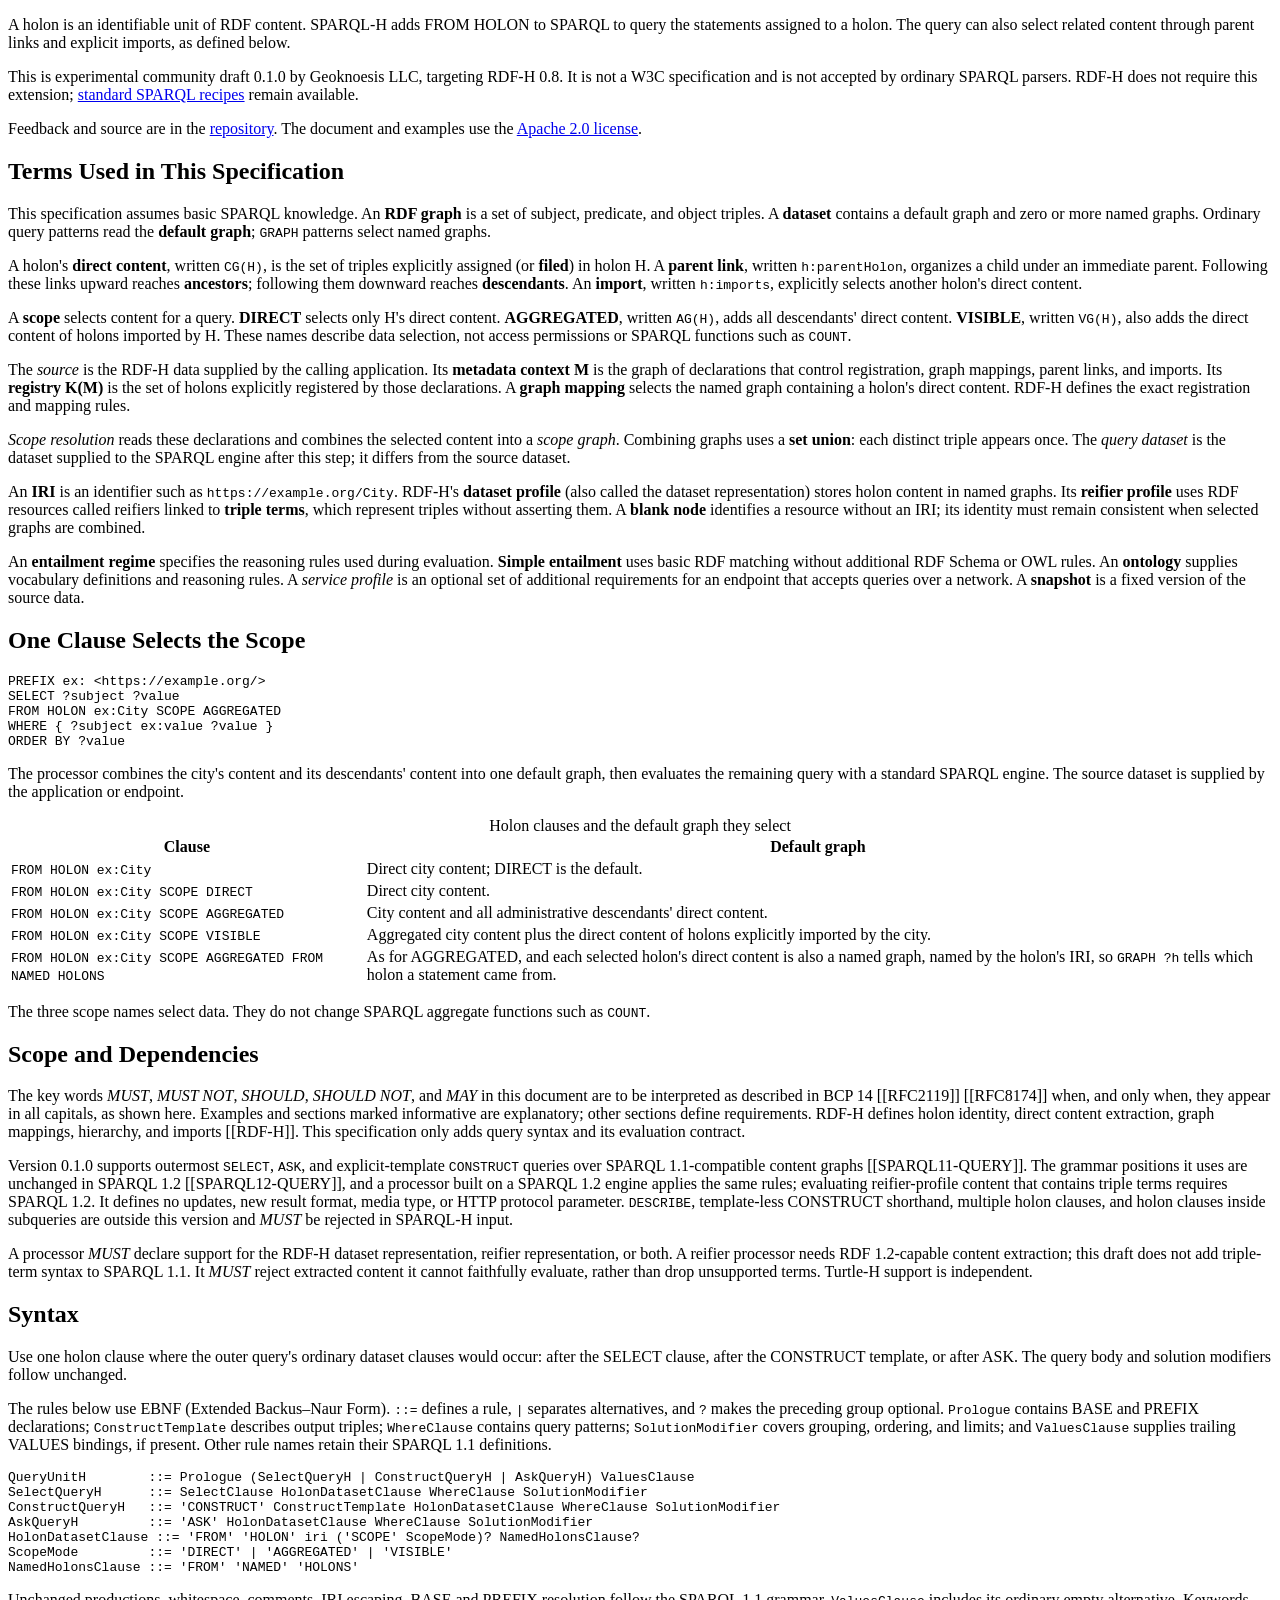
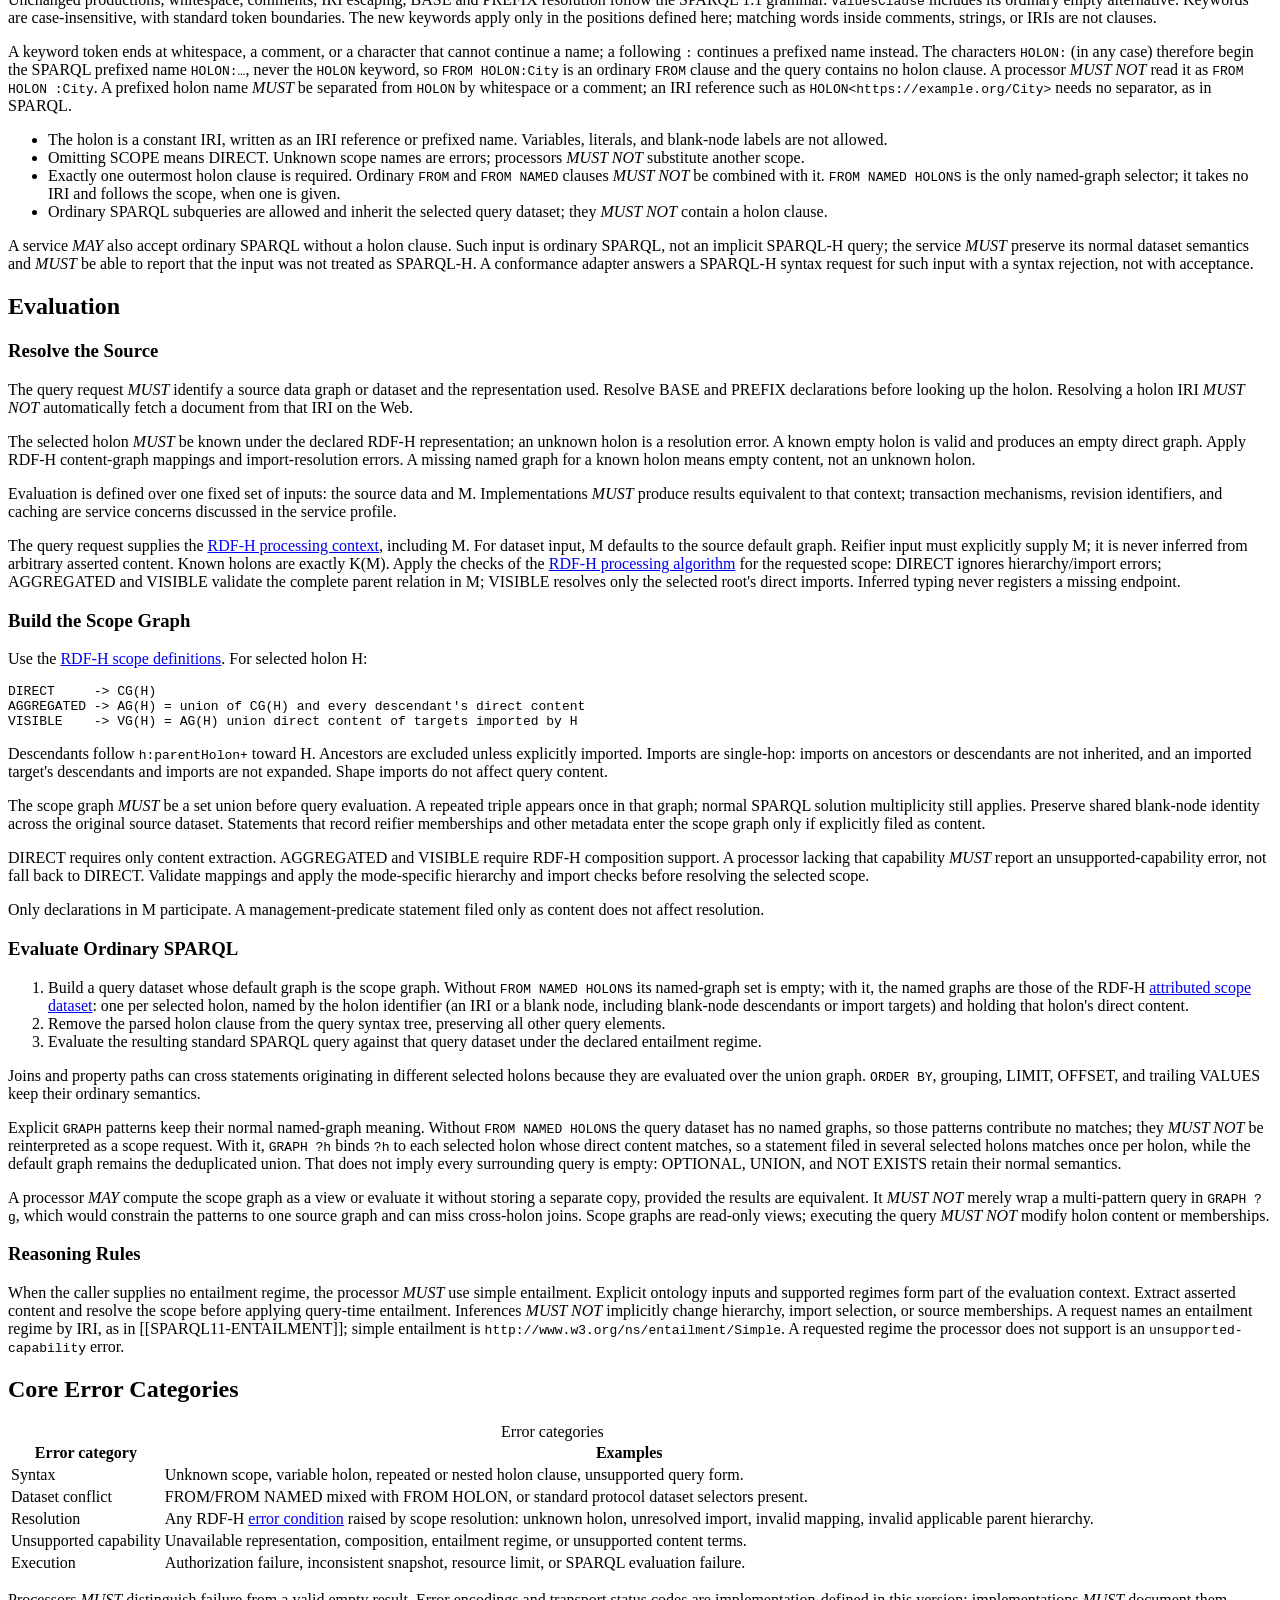
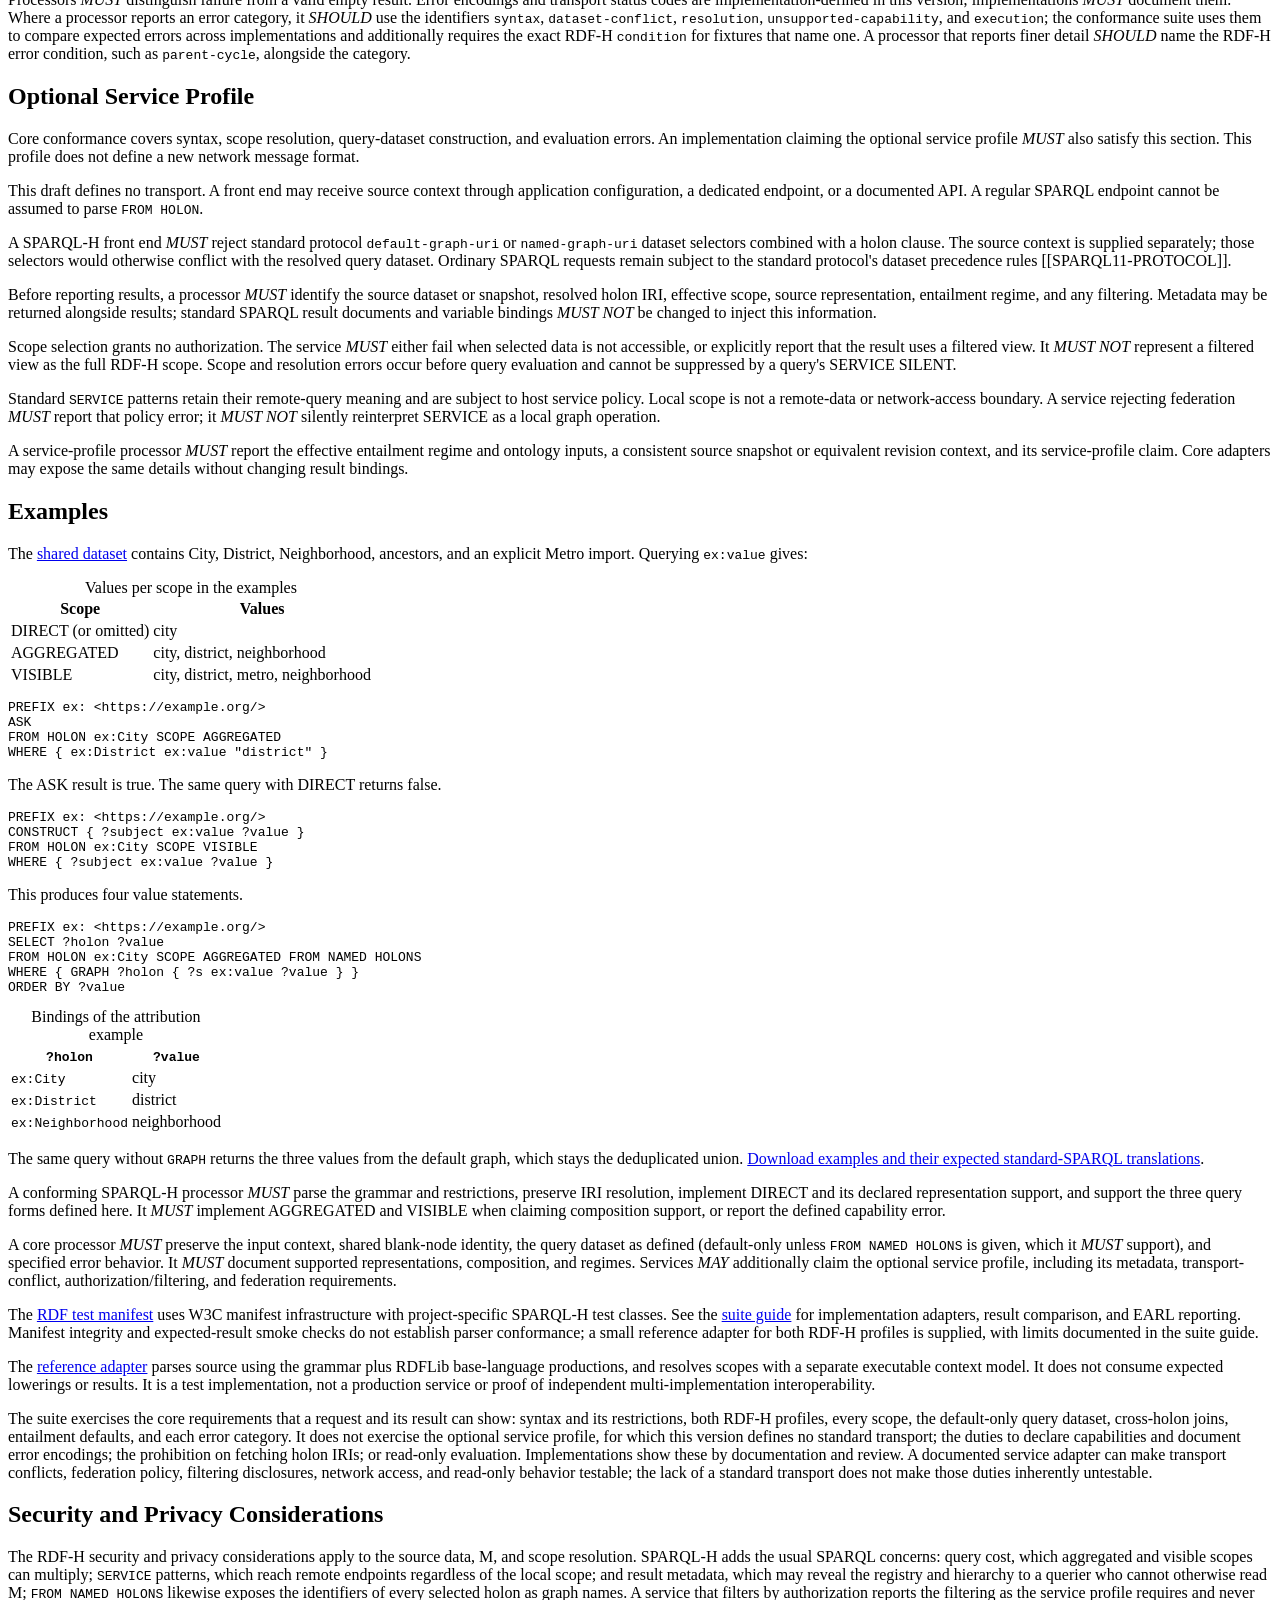
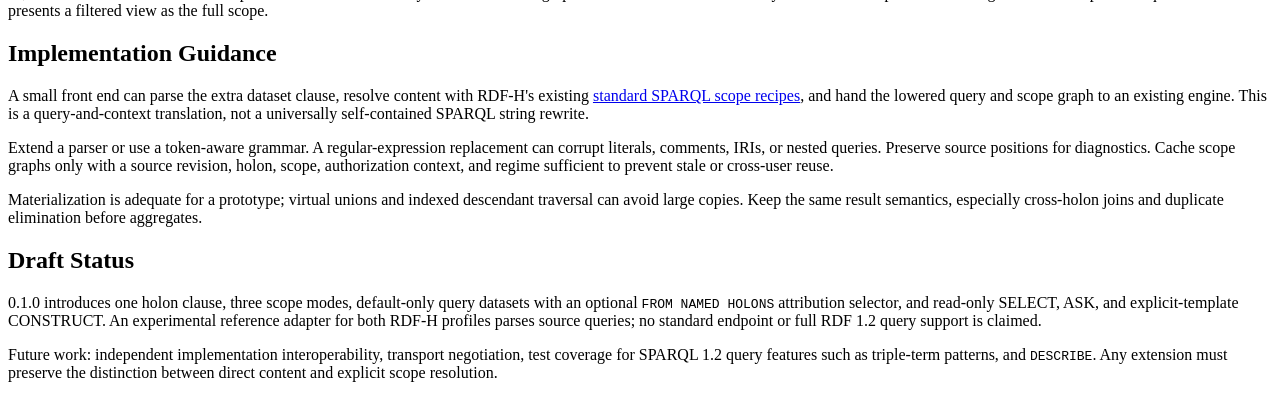
<file: sparql-h/index.html>
<!DOCTYPE html>

<html lang="en">
<head>
<meta charset="utf-8"/>
<title>SPARQL-H: Holon-Scoped Queries for RDF-H</title>
<script class="remove" src="https://www.w3.org/Tools/respec/respec-w3c"></script>
<script class="remove">
        var respecConfig = {
            testSuiteURI: "https://geoknoesis.github.io/rdf-holon/tests/sparql-h/manifest.ttl",
    "useW3CStyle": true,
    "specStatus": "unofficial",
    "shortName": "sparql-h",
    "version": "0.1.0",
    "editors": [
        {
            "name": "Stephane Fellah",
            "url": "https://geoknoesis.com",
            "company": "Geoknoesis LLC",
            "companyURL": "https://geoknoesis.com"
        }
    ],
    "github": {
        "repoURL": "https://github.com/geoknoesis/rdf-holon",
        "branch": "main",
        "commitHistoryURL": "https://github.com/geoknoesis/rdf-holon/commits/main/sparql-h/index.html"
    },
    "edDraftURI": "https://geoknoesis.github.io/rdf-holon/sparql-h/",
    "copyrightStart": "2026",
    "localBiblio": {
        "RDF-H": {
            "title": "RDF-H 0.8: Organizing RDF Content into Holons",
            "href": "https://geoknoesis.github.io/rdf-holon/",
            "publisher": "Geoknoesis LLC"
        },
        "SPARQL11-QUERY": {
            "title": "SPARQL 1.1 Query Language",
            "href": "https://www.w3.org/TR/sparql11-query/",
            "publisher": "W3C"
        },
        "SPARQL11-PROTOCOL": {
            "title": "SPARQL 1.1 Protocol",
            "href": "https://www.w3.org/TR/sparql11-protocol/",
            "publisher": "W3C"
        },
        "SPARQL11-ENTAILMENT": {
            "title": "SPARQL 1.1 Entailment Regimes",
            "href": "https://www.w3.org/TR/sparql11-entailment/",
            "publisher": "W3C"
        },
        "RFC8174": {
            "title": "Ambiguity of Uppercase vs Lowercase in RFC 2119 Key Words",
            "href": "https://www.rfc-editor.org/info/rfc8174",
            "publisher": "IETF"
        },
        "SPARQL12-QUERY": {
            "title": "SPARQL 1.2 Query Language",
            "href": "https://www.w3.org/TR/2026/WD-sparql12-query-20261011/",
            "publisher": "W3C",
            "status": "Working Draft",
            "date": "11 October 2026"
        },
        "RFC2119": {
            "title": "Key words for use in RFCs to Indicate Requirement Levels",
            "href": "https://www.rfc-editor.org/rfc/rfc2119",
            "publisher": "IETF"
        }
    },
    "otherLinks": [
        {
            "key": "Source",
            "data": [
                {
                    "value": "Specification source",
                    "href": "https://github.com/geoknoesis/rdf-holon/blob/main/sparql-h/index.html"
                }
            ]
        }
    ]
};
    </script>
</head>
<body>
<section id="abstract">
<p>A holon is an identifiable unit of RDF content. SPARQL-H adds FROM HOLON to SPARQL to query the statements assigned to a holon. The query can also select related content through parent links and explicit imports, as defined below.</p>
</section>
<section id="sotd">
<p>This is experimental community draft 0.1.0 by Geoknoesis LLC, targeting RDF-H 0.8.
            It is not a W3C specification and is not accepted by ordinary SPARQL parsers.
            RDF-H does not require this extension; <a href="../#querying">standard SPARQL recipes</a> remain available.</p>
<p>Feedback and source are in the <a href="https://github.com/geoknoesis/rdf-holon">repository</a>.
            The document and examples use the <a href="../LICENSE">Apache 2.0 license</a>.</p>
</section>
<section id="terms"><h2>Terms Used in This Specification</h2>
<p>This specification assumes basic SPARQL knowledge. An <strong>RDF graph</strong> is a set of subject, predicate, and object triples. A <strong>dataset</strong> contains a default graph and zero or more named graphs. Ordinary query patterns read the <strong>default graph</strong>; <code>GRAPH</code> patterns select named graphs.</p>
<p>A holon's <strong>direct content</strong>, written <code>CG(H)</code>, is the set of triples explicitly assigned (or <strong>filed</strong>) in holon H. A <strong>parent link</strong>, written <code>h:parentHolon</code>, organizes a child under an immediate parent. Following these links upward reaches <strong>ancestors</strong>; following them downward reaches <strong>descendants</strong>. An <strong>import</strong>, written <code>h:imports</code>, explicitly selects another holon's direct content.</p>
<p>A <strong>scope</strong> selects content for a query. <strong>DIRECT</strong> selects only H's direct content. <strong>AGGREGATED</strong>, written <code>AG(H)</code>, adds all descendants' direct content. <strong>VISIBLE</strong>, written <code>VG(H)</code>, also adds the direct content of holons imported by H. These names describe data selection, not access permissions or SPARQL functions such as <code>COUNT</code>.</p>
<p>The <dfn data-lt="source dataset">source</dfn> is the RDF-H data supplied by the calling application. Its <strong>metadata context M</strong> is the graph of declarations that control registration, graph mappings, parent links, and imports. Its <strong>registry K(M)</strong> is the set of holons explicitly registered by those declarations. A <strong>graph mapping</strong> selects the named graph containing a holon's direct content. RDF-H defines the exact registration and mapping rules.</p>
<p><dfn data-lt="scope resolution">Scope resolution</dfn> reads these declarations and combines the selected content into a <dfn>scope graph</dfn>. Combining graphs uses a <strong>set union</strong>: each distinct triple appears once. The <dfn>query dataset</dfn> is the dataset supplied to the SPARQL engine after this step; it differs from the <a>source dataset</a>.</p>
<p>An <strong>IRI</strong> is an identifier such as <code>https://example.org/City</code>. RDF-H's <strong>dataset profile</strong> (also called the dataset representation) stores holon content in named graphs. Its <strong>reifier profile</strong> uses RDF resources called reifiers linked to <strong>triple terms</strong>, which represent triples without asserting them. A <strong>blank node</strong> identifies a resource without an IRI; its identity must remain consistent when selected graphs are combined.</p>
<p>An <strong>entailment regime</strong> specifies the reasoning rules used during evaluation. <strong>Simple entailment</strong> uses basic RDF matching without additional RDF Schema or OWL rules. An <strong>ontology</strong> supplies vocabulary definitions and reasoning rules. A <dfn>service profile</dfn> is an optional set of additional requirements for an endpoint that accepts queries over a network. A <strong>snapshot</strong> is a fixed version of the source data.</p></section><section class="informative" id="introduction">
<h2>One Clause Selects the Scope</h2>
<pre class="example nohighlight sparql-h" title="One clause selects the scope">PREFIX ex: &lt;https://example.org/&gt;
SELECT ?subject ?value
FROM HOLON ex:City SCOPE AGGREGATED
WHERE { ?subject ex:value ?value }
ORDER BY ?value</pre>
<p>The processor combines the city's content and its descendants' content into one default graph, then evaluates
            the remaining query with a standard SPARQL engine. The <a>source dataset</a> is supplied by the application or endpoint.</p>
<table><caption>Holon clauses and the default graph they select</caption><thead><tr><th>Clause</th><th>Default graph</th></tr></thead><tbody>
<tr><td><code>FROM HOLON ex:City</code></td><td>Direct city content; DIRECT is the default.</td></tr>
<tr><td><code>FROM HOLON ex:City SCOPE DIRECT</code></td><td>Direct city content.</td></tr>
<tr><td><code>FROM HOLON ex:City SCOPE AGGREGATED</code></td><td>City content and all administrative descendants' direct content.</td></tr>
<tr><td><code>FROM HOLON ex:City SCOPE VISIBLE</code></td><td>Aggregated city content plus the direct content of holons explicitly imported by the city.</td></tr>
<tr><td><code>FROM HOLON ex:City SCOPE AGGREGATED FROM NAMED HOLONS</code></td><td>As for AGGREGATED, and each selected holon's direct content is also a named graph, named by the holon's IRI, so <code>GRAPH ?h</code> tells which holon a statement came from.</td></tr>
</tbody></table>
<p>The three scope names select data. They do not change SPARQL aggregate functions such as <code>COUNT</code>.</p>
</section>
<section id="scope">
<h2>Scope and Dependencies</h2>
<p>The key words <em class="rfc2119" title="MUST">MUST</em>, <em class="rfc2119" title="MUST NOT">MUST NOT</em>, <em class="rfc2119" title="SHOULD">SHOULD</em>, <em class="rfc2119" title="SHOULD NOT">SHOULD NOT</em>, and <em class="rfc2119" title="MAY">MAY</em> in this document are to be interpreted as described in BCP 14 [[RFC2119]] [[RFC8174]] when, and only when, they appear in all capitals, as shown here. Examples and sections marked informative
            are explanatory; other sections define requirements. RDF-H defines holon identity, direct content extraction,
            graph mappings, hierarchy, and imports [[RDF-H]]. This specification only adds query syntax and its evaluation contract.</p>
<p>Version 0.1.0 supports outermost <code>SELECT</code>, <code>ASK</code>, and explicit-template <code>CONSTRUCT</code> queries
            over SPARQL 1.1-compatible content graphs [[SPARQL11-QUERY]]. The grammar positions it uses are unchanged in SPARQL 1.2
            [[SPARQL12-QUERY]], and a processor built on a SPARQL 1.2 engine applies the same rules; evaluating reifier-profile content
            that contains triple terms requires SPARQL 1.2. It defines no updates, new result format, media type,
            or HTTP protocol parameter. <code>DESCRIBE</code>, template-less CONSTRUCT shorthand, multiple holon clauses,
            and holon clauses inside subqueries are outside this version and <em class="rfc2119" title="MUST">MUST</em> be rejected in SPARQL-H input.</p>
<p>A processor <em class="rfc2119" title="MUST">MUST</em> declare support for the RDF-H dataset representation, reifier representation, or both.
            A reifier processor needs RDF 1.2-capable content extraction; this draft does not add triple-term syntax to SPARQL 1.1.
            It <em class="rfc2119" title="MUST">MUST</em> reject extracted content it cannot faithfully evaluate, rather than drop unsupported terms.
            Turtle-H support is independent.</p>
</section>
<section id="syntax">
<h2>Syntax</h2>
<p>Use one holon clause where the outer query's ordinary dataset clauses would occur: after the SELECT clause,
            after the CONSTRUCT template, or after ASK. The query body and solution modifiers follow unchanged.</p>
<p>The rules below use EBNF (Extended Backus–Naur Form). <code>::=</code> defines a rule, <code>|</code> separates alternatives, and <code>?</code> makes the preceding group optional. <code>Prologue</code> contains BASE and PREFIX declarations; <code>ConstructTemplate</code> describes output triples; <code>WhereClause</code> contains query patterns; <code>SolutionModifier</code> covers grouping, ordering, and limits; and <code>ValuesClause</code> supplies trailing VALUES bindings, if present. Other rule names retain their SPARQL 1.1 definitions.</p><pre class="nohighlight">QueryUnitH        ::= Prologue (SelectQueryH | ConstructQueryH | AskQueryH) ValuesClause
SelectQueryH      ::= SelectClause HolonDatasetClause WhereClause SolutionModifier
ConstructQueryH   ::= 'CONSTRUCT' ConstructTemplate HolonDatasetClause WhereClause SolutionModifier
AskQueryH         ::= 'ASK' HolonDatasetClause WhereClause SolutionModifier
HolonDatasetClause ::= 'FROM' 'HOLON' iri ('SCOPE' ScopeMode)? NamedHolonsClause?
ScopeMode         ::= 'DIRECT' | 'AGGREGATED' | 'VISIBLE'
NamedHolonsClause ::= 'FROM' 'NAMED' 'HOLONS'</pre>
<p>Unchanged productions, whitespace, comments, IRI escaping, BASE and PREFIX resolution follow the SPARQL 1.1 grammar.
            <code>ValuesClause</code> includes its ordinary empty alternative. Keywords are case-insensitive, with standard token boundaries.
            The new keywords apply only in the positions defined here; matching words inside comments, strings, or IRIs are not clauses.</p>
<p>A keyword token ends at whitespace, a comment, or a character that cannot continue a name; a following <code>:</code>
            continues a prefixed name instead. The characters <code>HOLON:</code> (in any case) therefore begin the SPARQL prefixed name
            <code>HOLON:…</code>, never the <code>HOLON</code> keyword, so <code>FROM HOLON:City</code> is an ordinary <code>FROM</code>
            clause and the query contains no holon clause. A processor <em class="rfc2119" title="MUST NOT">MUST NOT</em> read it as
            <code>FROM HOLON :City</code>. A prefixed holon name <em class="rfc2119" title="MUST">MUST</em> be separated from <code>HOLON</code>
            by whitespace or a comment; an IRI reference such as <code>HOLON&lt;https://example.org/City&gt;</code> needs no separator, as in SPARQL.</p>
<ul>
<li>The holon is a constant IRI, written as an IRI reference or prefixed name. Variables, literals, and blank-node labels are not allowed.</li>
<li>Omitting SCOPE means DIRECT. Unknown scope names are errors; processors <em class="rfc2119" title="MUST NOT">MUST NOT</em> substitute another scope.</li>
<li>Exactly one outermost holon clause is required. Ordinary <code>FROM</code> and <code>FROM NAMED</code> clauses <em class="rfc2119" title="MUST NOT">MUST NOT</em> be combined with it. <code>FROM NAMED HOLONS</code> is the only named-graph selector; it takes no IRI and follows the scope, when one is given.</li>
<li>Ordinary SPARQL subqueries are allowed and inherit the selected <a>query dataset</a>; they <em class="rfc2119" title="MUST NOT">MUST NOT</em> contain a holon clause.</li>
</ul>
<p>A service <em class="rfc2119" title="MAY">MAY</em> also accept ordinary SPARQL without a holon clause. Such input is ordinary SPARQL, not an implicit
            SPARQL-H query; the service <em class="rfc2119" title="MUST">MUST</em> preserve its normal dataset semantics and <em class="rfc2119" title="MUST">MUST</em> be able to report that the input was not treated as SPARQL-H. A conformance adapter answers a SPARQL-H syntax request for such input with a syntax rejection, not with acceptance.</p>
</section>
<section id="evaluation">
<h2>Evaluation</h2>
<section id="source-dataset">
<h3>Resolve the Source</h3>
<p>The query request <em class="rfc2119" title="MUST">MUST</em> identify a source data graph or dataset and the representation used. Resolve BASE and PREFIX declarations
                before looking up the holon. Resolving a holon IRI <em class="rfc2119" title="MUST NOT">MUST NOT</em> automatically fetch a document from that IRI on the Web.</p>
<p>The selected holon <em class="rfc2119" title="MUST">MUST</em> be known under the declared RDF-H representation; an unknown holon is a resolution error.
                A known empty holon is valid and produces an empty direct graph. Apply RDF-H content-graph mappings and import-resolution errors.
                A missing named graph for a known holon means empty content, not an unknown holon.</p>
<p>Evaluation is defined over one fixed set of inputs: the source data and M. Implementations <em class="rfc2119" title="MUST">MUST</em> produce results equivalent to that context; transaction mechanisms, revision identifiers, and caching are service concerns discussed in the <a>service profile</a>.</p>
<p>The query request supplies the <a href="../#dataset-resolution">RDF-H processing context</a>, including M.
For dataset input, M defaults to the source default graph. Reifier input must explicitly supply M; it is never inferred from arbitrary asserted content.
Known holons are exactly K(M). Apply the checks of the <a href="../#processing-model">RDF-H processing algorithm</a> for the requested scope: DIRECT ignores hierarchy/import errors; AGGREGATED and VISIBLE validate the complete parent relation in M;
VISIBLE resolves only the selected root's direct imports. Inferred typing never registers a missing endpoint.</p></section>
<section id="scope-resolution">
<h3>Build the Scope Graph</h3>
<p>Use the <a href="../#step-scope">RDF-H scope definitions</a>. For selected holon H:</p>
<pre class="nohighlight">DIRECT     -&gt; CG(H)
AGGREGATED -&gt; AG(H) = union of CG(H) and every descendant's direct content
VISIBLE    -&gt; VG(H) = AG(H) union direct content of targets imported by H</pre>
<p>Descendants follow <code>h:parentHolon+</code> toward H. Ancestors are excluded unless explicitly imported.
                Imports are single-hop: imports on ancestors or descendants are not inherited, and an imported target's descendants
                and imports are not expanded. Shape imports do not affect query content.</p>
<p>The <a>scope graph</a> <em class="rfc2119" title="MUST">MUST</em> be a set union before query evaluation. A repeated triple appears once in that graph;
                normal SPARQL solution multiplicity still applies. Preserve shared blank-node identity across the original <a>source dataset</a>.
                Statements that record reifier memberships and other metadata enter the scope graph only if explicitly filed as content.</p>
<p>DIRECT requires only content extraction. AGGREGATED and VISIBLE require RDF-H composition support.
                A processor lacking that capability <em class="rfc2119" title="MUST">MUST</em> report an unsupported-capability error, not fall back to DIRECT.
                Validate mappings and apply the mode-specific hierarchy and import checks before resolving the selected scope.</p>
<p>Only declarations in M participate. A management-predicate statement filed only as content does not affect resolution.</p></section>
<section id="query-dataset">
<h3>Evaluate Ordinary SPARQL</h3>
<ol>
<li>Build a <a>query dataset</a> whose default graph is the <a>scope graph</a>. Without <code>FROM NAMED HOLONS</code> its named-graph set is empty; with it, the named graphs are those of the RDF-H <a href="../#dfn-attributed-scope-dataset">attributed scope dataset</a>: one per selected holon, named by the holon identifier (an IRI or a blank node, including blank-node descendants or import targets) and holding that holon's direct content.</li>
<li>Remove the parsed holon clause from the query syntax tree, preserving all other query elements.</li>
<li>Evaluate the resulting standard SPARQL query against that query dataset under the declared entailment regime.</li>
</ol>
<p>Joins and property paths can cross statements originating in different selected holons because they are evaluated
                over the union graph. <code>ORDER BY</code>, grouping, LIMIT, OFFSET, and trailing VALUES keep their ordinary semantics.</p>
<p>Explicit <code>GRAPH</code> patterns keep their normal named-graph meaning. Without <code>FROM NAMED HOLONS</code> the
                query dataset has no named graphs, so those patterns contribute no matches; they <em class="rfc2119" title="MUST NOT">MUST NOT</em> be reinterpreted as a scope request.
                With it, <code>GRAPH ?h</code> binds <code>?h</code> to each selected holon whose direct content matches, so a statement filed in several selected holons matches once per holon, while the default graph remains the deduplicated union.
                That does not imply every surrounding query is empty: OPTIONAL, UNION, and NOT EXISTS retain their normal semantics.</p>
<p>A processor <em class="rfc2119" title="MAY">MAY</em> compute the scope graph as a view or evaluate it without storing a separate copy, provided the results are equivalent.
                It <em class="rfc2119" title="MUST NOT">MUST NOT</em> merely wrap a multi-pattern query in <code>GRAPH ?g</code>, which would constrain the patterns to one source graph
                and can miss cross-holon joins. Scope graphs are read-only views; executing the query <em class="rfc2119" title="MUST NOT">MUST NOT</em> modify holon content or memberships.</p>
</section>
<section id="entailment">
<h3>Reasoning Rules</h3>
<p>When the caller supplies no entailment regime, the processor <em class="rfc2119" title="MUST">MUST</em> use simple entailment. Explicit ontology inputs and supported regimes form part of the evaluation context.
                Extract asserted content and resolve the scope before applying query-time entailment. Inferences <em class="rfc2119" title="MUST NOT">MUST NOT</em> implicitly change
                hierarchy, import selection, or source memberships. A request names an entailment regime by IRI, as in
                [[SPARQL11-ENTAILMENT]]; simple entailment is <code>http://www.w3.org/ns/entailment/Simple</code>.
                A requested regime the processor does not support is an <code>unsupported-capability</code> error.</p>
</section>
</section>
<section id="errors"><h2>Core Error Categories</h2><table><caption>Error categories</caption><thead><tr><th>Error category</th><th>Examples</th></tr></thead><tbody>
<tr><td>Syntax</td><td>Unknown scope, variable holon, repeated or nested holon clause, unsupported query form.</td></tr>
<tr><td>Dataset conflict</td><td>FROM/FROM NAMED mixed with FROM HOLON, or standard protocol dataset selectors present.</td></tr>
<tr><td>Resolution</td><td>Any RDF-H <a href="../#error-conditions">error condition</a> raised by <a>scope resolution</a>: unknown holon, unresolved import, invalid mapping, invalid applicable parent hierarchy.</td></tr>
<tr><td>Unsupported capability</td><td>Unavailable representation, composition, entailment regime, or unsupported content terms.</td></tr>
<tr><td>Execution</td><td>Authorization failure, inconsistent snapshot, resource limit, or SPARQL evaluation failure.</td></tr>
</tbody></table><p>Processors <em class="rfc2119" title="MUST">MUST</em> distinguish failure from a valid empty result. Error encodings and transport status codes are implementation-defined
            in this version; implementations <em class="rfc2119" title="MUST">MUST</em> document them. Where a processor reports
            an error category, it <em class="rfc2119" title="SHOULD">SHOULD</em> use the identifiers <code>syntax</code>,
            <code>dataset-conflict</code>, <code>resolution</code>, <code>unsupported-capability</code>, and <code>execution</code>;
            the conformance suite uses them to compare expected errors across implementations and additionally requires the exact RDF-H <code>condition</code> for fixtures that name one. A processor that reports finer detail
            <em class="rfc2119" title="SHOULD">SHOULD</em> name the RDF-H error condition, such as <code>parent-cycle</code>, alongside the category.</p></section><section id="protocol">
<h2>Optional Service Profile</h2>
<p>Core conformance covers syntax, <a>scope resolution</a>, query-dataset construction, and evaluation errors. An implementation claiming the optional <a>service profile</a> <em class="rfc2119" title="MUST">MUST</em> also satisfy this section. This profile does not define a new network message format.</p><p>This draft defines no transport. A front end may receive source context through application configuration, a dedicated endpoint,
            or a documented API. A regular SPARQL endpoint cannot be assumed to parse <code>FROM HOLON</code>.</p>
<p>A SPARQL-H front end <em class="rfc2119" title="MUST">MUST</em> reject standard protocol <code>default-graph-uri</code> or <code>named-graph-uri</code> dataset selectors
            combined with a holon clause. The source context is supplied separately; those selectors would otherwise conflict with the resolved <a>query dataset</a>.
            Ordinary SPARQL requests remain subject to the standard protocol's dataset precedence rules [[SPARQL11-PROTOCOL]].</p>
<p>Before reporting results, a processor <em class="rfc2119" title="MUST">MUST</em> identify the <a>source dataset</a> or snapshot, resolved holon IRI, effective scope,
            source representation, entailment regime, and any filtering. Metadata may be returned alongside results; standard SPARQL
            result documents and variable bindings <em class="rfc2119" title="MUST NOT">MUST NOT</em> be changed to inject this information.</p>
<p>Scope selection grants no authorization. The service <em class="rfc2119" title="MUST">MUST</em> either fail when selected data is not accessible, or explicitly
                report that the result uses a filtered view. It <em class="rfc2119" title="MUST NOT">MUST NOT</em> represent a filtered view as the full RDF-H scope.
                Scope and resolution errors occur before query evaluation and cannot be suppressed by a query's SERVICE SILENT.</p><p>Standard <code>SERVICE</code> patterns retain their remote-query meaning and are subject to host service policy.
                Local scope is not a remote-data or network-access boundary. A service rejecting federation <em class="rfc2119" title="MUST">MUST</em> report that policy error;
                it <em class="rfc2119" title="MUST NOT">MUST NOT</em> silently reinterpret SERVICE as a local graph operation.</p><p>A service-profile processor <em class="rfc2119" title="MUST">MUST</em> report the effective entailment regime and ontology inputs, a consistent source snapshot or equivalent revision context, and its service-profile claim. Core adapters may expose the same details without changing result bindings.</p></section>
<section class="informative" id="examples">
<h2>Examples</h2>
<p>The <a href="../examples/rdf-h/composition/scopes.trig">shared dataset</a> contains City, District, Neighborhood, ancestors,
            and an explicit Metro import. Querying <code>ex:value</code> gives:</p>
<table><caption>Values per scope in the examples</caption><thead><tr><th>Scope</th><th>Values</th></tr></thead><tbody>
<tr><td>DIRECT (or omitted)</td><td>city</td></tr>
<tr><td>AGGREGATED</td><td>city, district, neighborhood</td></tr>
<tr><td>VISIBLE</td><td>city, district, metro, neighborhood</td></tr>
</tbody></table>
<pre class="example nohighlight sparql-h" title="ASK over the aggregated scope">PREFIX ex: &lt;https://example.org/&gt;
ASK
FROM HOLON ex:City SCOPE AGGREGATED
WHERE { ex:District ex:value "district" }</pre>
<p>The ASK result is true. The same query with DIRECT returns false.</p>
<pre class="example nohighlight sparql-h" title="CONSTRUCT over the visible scope">PREFIX ex: &lt;https://example.org/&gt;
CONSTRUCT { ?subject ex:value ?value }
FROM HOLON ex:City SCOPE VISIBLE
WHERE { ?subject ex:value ?value }</pre>
<p>This produces four value statements.</p>
<pre class="example nohighlight sparql-h" title="Attributing statements to holons with FROM NAMED HOLONS">PREFIX ex: &lt;https://example.org/&gt;
SELECT ?holon ?value
FROM HOLON ex:City SCOPE AGGREGATED FROM NAMED HOLONS
WHERE { GRAPH ?holon { ?s ex:value ?value } }
ORDER BY ?value</pre>
<table><caption>Bindings of the attribution example</caption><thead><tr><th><code>?holon</code></th><th><code>?value</code></th></tr></thead><tbody>
<tr><td><code>ex:City</code></td><td>city</td></tr>
<tr><td><code>ex:District</code></td><td>district</td></tr>
<tr><td><code>ex:Neighborhood</code></td><td>neighborhood</td></tr>
</tbody></table>
<p>The same query without <code>GRAPH</code> returns the three values from the default graph, which stays the deduplicated union. <a href="../examples/sparql-h/">Download examples and their expected standard-SPARQL translations</a>.</p>
</section>
<section id="conformance">
<p>A conforming SPARQL-H processor <em class="rfc2119" title="MUST">MUST</em> parse the grammar and restrictions, preserve IRI resolution,
            implement DIRECT and its declared representation support, and support the three query forms defined here.
            It <em class="rfc2119" title="MUST">MUST</em> implement AGGREGATED and VISIBLE when claiming composition support, or report the defined capability error.</p>
<p>A core processor <em class="rfc2119" title="MUST">MUST</em> preserve the input context, shared blank-node identity, the <a>query dataset</a> as defined (default-only unless <code>FROM NAMED HOLONS</code> is given, which it <em class="rfc2119" title="MUST">MUST</em> support), and specified error behavior. It <em class="rfc2119" title="MUST">MUST</em> document supported representations, composition, and regimes. Services <em class="rfc2119" title="MAY">MAY</em> additionally claim the optional <a>service profile</a>, including its metadata, transport-conflict, authorization/filtering, and federation requirements.</p>
<p>The <a href="../tests/sparql-h/manifest.ttl">RDF test manifest</a> uses W3C manifest infrastructure with project-specific SPARQL-H test classes.
See the <a href="../tests/README.md">suite guide</a> for implementation adapters, result comparison, and EARL reporting.
Manifest integrity and expected-result smoke checks do not establish parser conformance; a small reference adapter for both RDF-H profiles is supplied, with limits documented in the suite guide.</p><p>The <a href="../tests/reference_sparql_h.py">reference adapter</a> parses source using the grammar plus RDFLib base-language productions, and resolves scopes with a separate executable context model. It does not consume expected lowerings or results. It is a test implementation, not a production service or proof of independent multi-implementation interoperability.</p>
<p>The suite exercises the core requirements that a request and its result can show: syntax and its restrictions, both RDF-H profiles, every scope, the default-only query dataset, cross-holon joins, entailment defaults, and each error category. It does not exercise the optional <a>service profile</a>, for which this version defines no standard transport; the duties to declare capabilities and document error encodings; the prohibition on fetching holon IRIs; or read-only evaluation. Implementations show these by documentation and review. A documented service adapter can make transport conflicts, federation policy, filtering disclosures, network access, and read-only behavior testable; the lack of a standard transport does not make those duties inherently untestable.</p></section>
<section class="informative" id="security">
<h2>Security and Privacy Considerations</h2>
<p>The RDF-H security and privacy considerations apply to the source data, M, and <a>scope resolution</a>. SPARQL-H adds the usual SPARQL concerns: query cost, which aggregated and visible scopes can multiply; <code>SERVICE</code> patterns, which reach remote endpoints regardless of the local scope; and result metadata, which may reveal the registry and hierarchy to a querier who cannot otherwise read M; <code>FROM NAMED HOLONS</code> likewise exposes the identifiers of every selected holon as graph names. A service that filters by authorization reports the filtering as the <a>service profile</a> requires and never presents a filtered view as the full scope.</p>
</section>
<section class="informative appendix" id="implementation">
<h2>Implementation Guidance</h2>
<p>A small front end can parse the extra dataset clause, resolve content with RDF-H's existing
            <a href="../examples/rdf-h/composition/queries/">standard SPARQL scope recipes</a>, and hand the lowered query and <a>scope graph</a> to an existing engine.
            This is a query-and-context translation, not a universally self-contained SPARQL string rewrite.</p>
<p>Extend a parser or use a token-aware grammar. A regular-expression replacement can corrupt literals, comments,
            IRIs, or nested queries. Preserve source positions for diagnostics. Cache scope graphs only with a source revision,
            holon, scope, authorization context, and regime sufficient to prevent stale or cross-user reuse.</p>
<p>Materialization is adequate for a prototype; virtual unions and indexed descendant traversal can avoid large copies.
            Keep the same result semantics, especially cross-holon joins and duplicate elimination before aggregates.</p>
</section>
<section class="informative appendix" id="changelog">
<h2>Draft Status</h2>
<p>0.1.0 introduces one holon clause, three scope modes, default-only query datasets with an optional <code>FROM NAMED HOLONS</code> attribution selector, and read-only SELECT, ASK,
            and explicit-template CONSTRUCT. An experimental reference adapter for both RDF-H profiles parses source queries; no standard endpoint or full RDF 1.2 query support is claimed.</p>
<p>Future work: independent implementation interoperability, transport negotiation, test coverage for SPARQL 1.2 query features such as triple-term patterns, and <code>DESCRIBE</code>.
            Any extension must preserve the distinction between direct content and explicit <a>scope resolution</a>.</p>
</section>
</body>
</html>
</file>
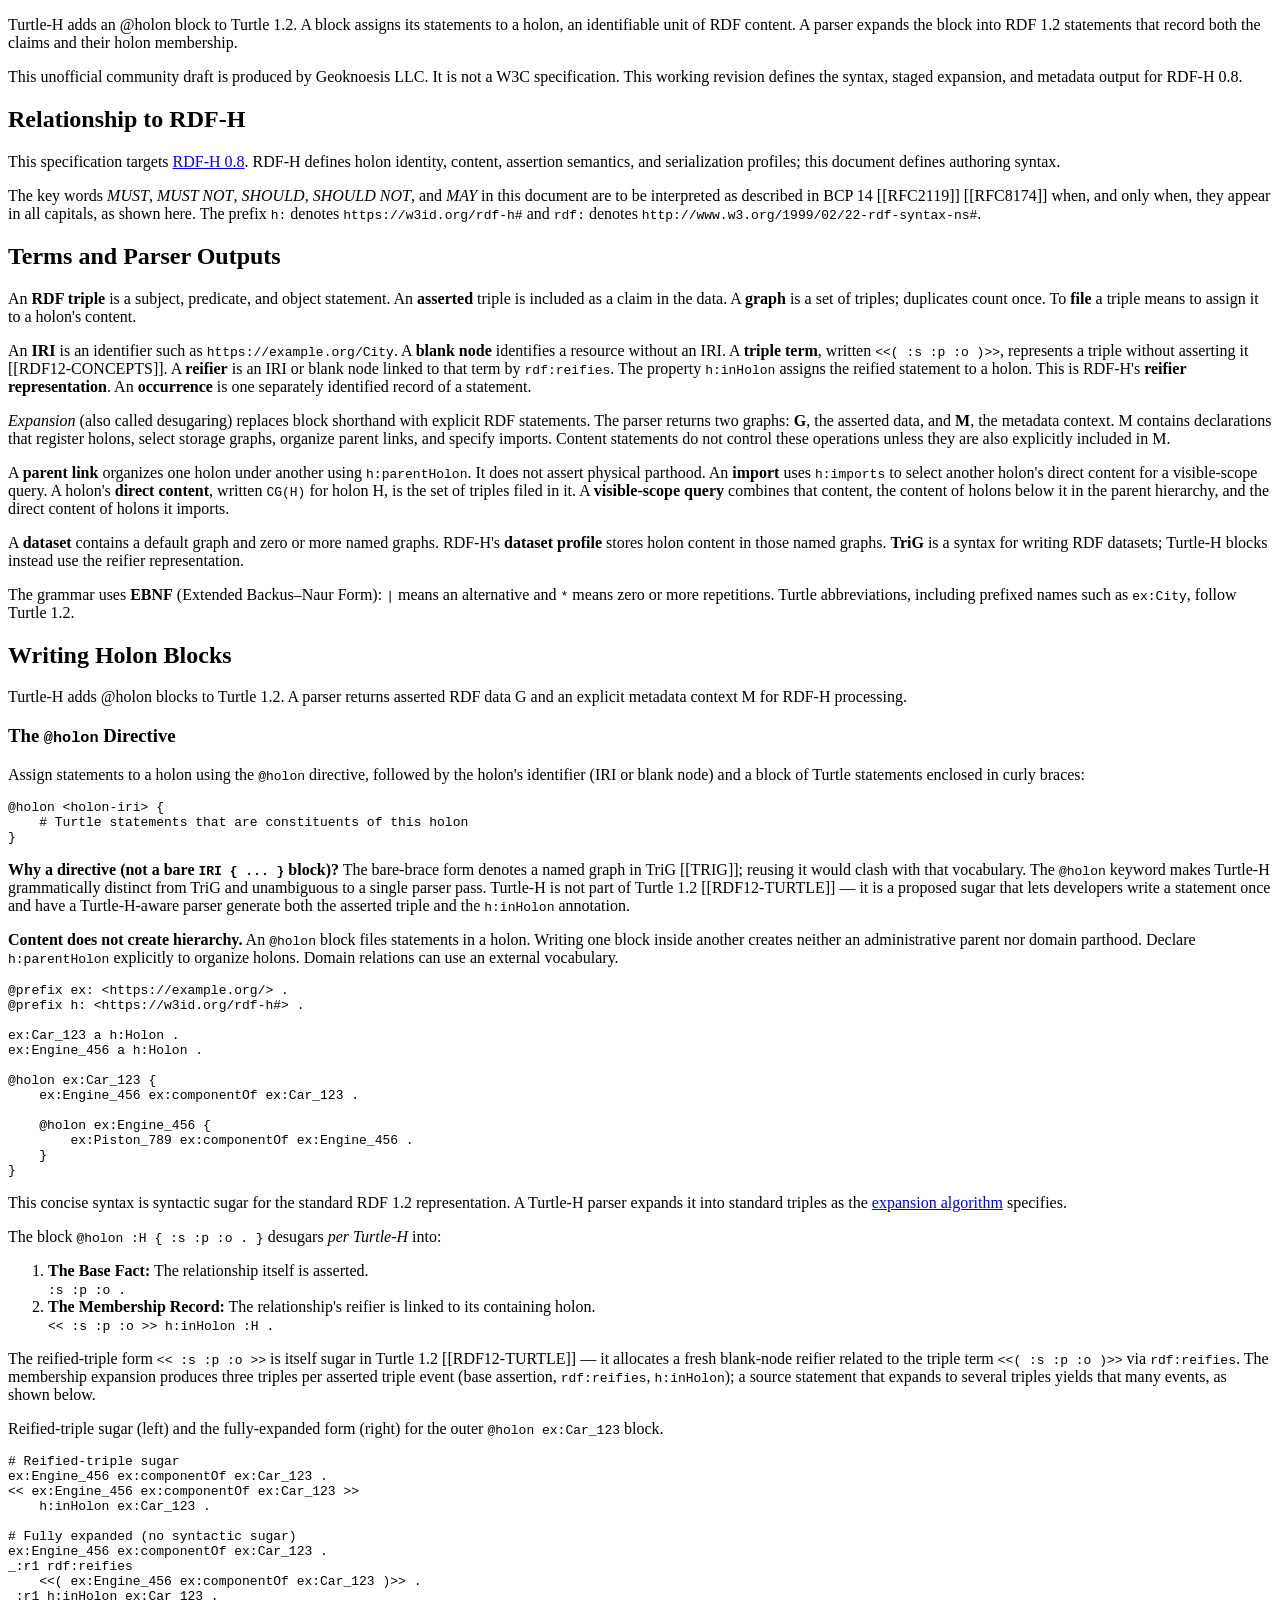
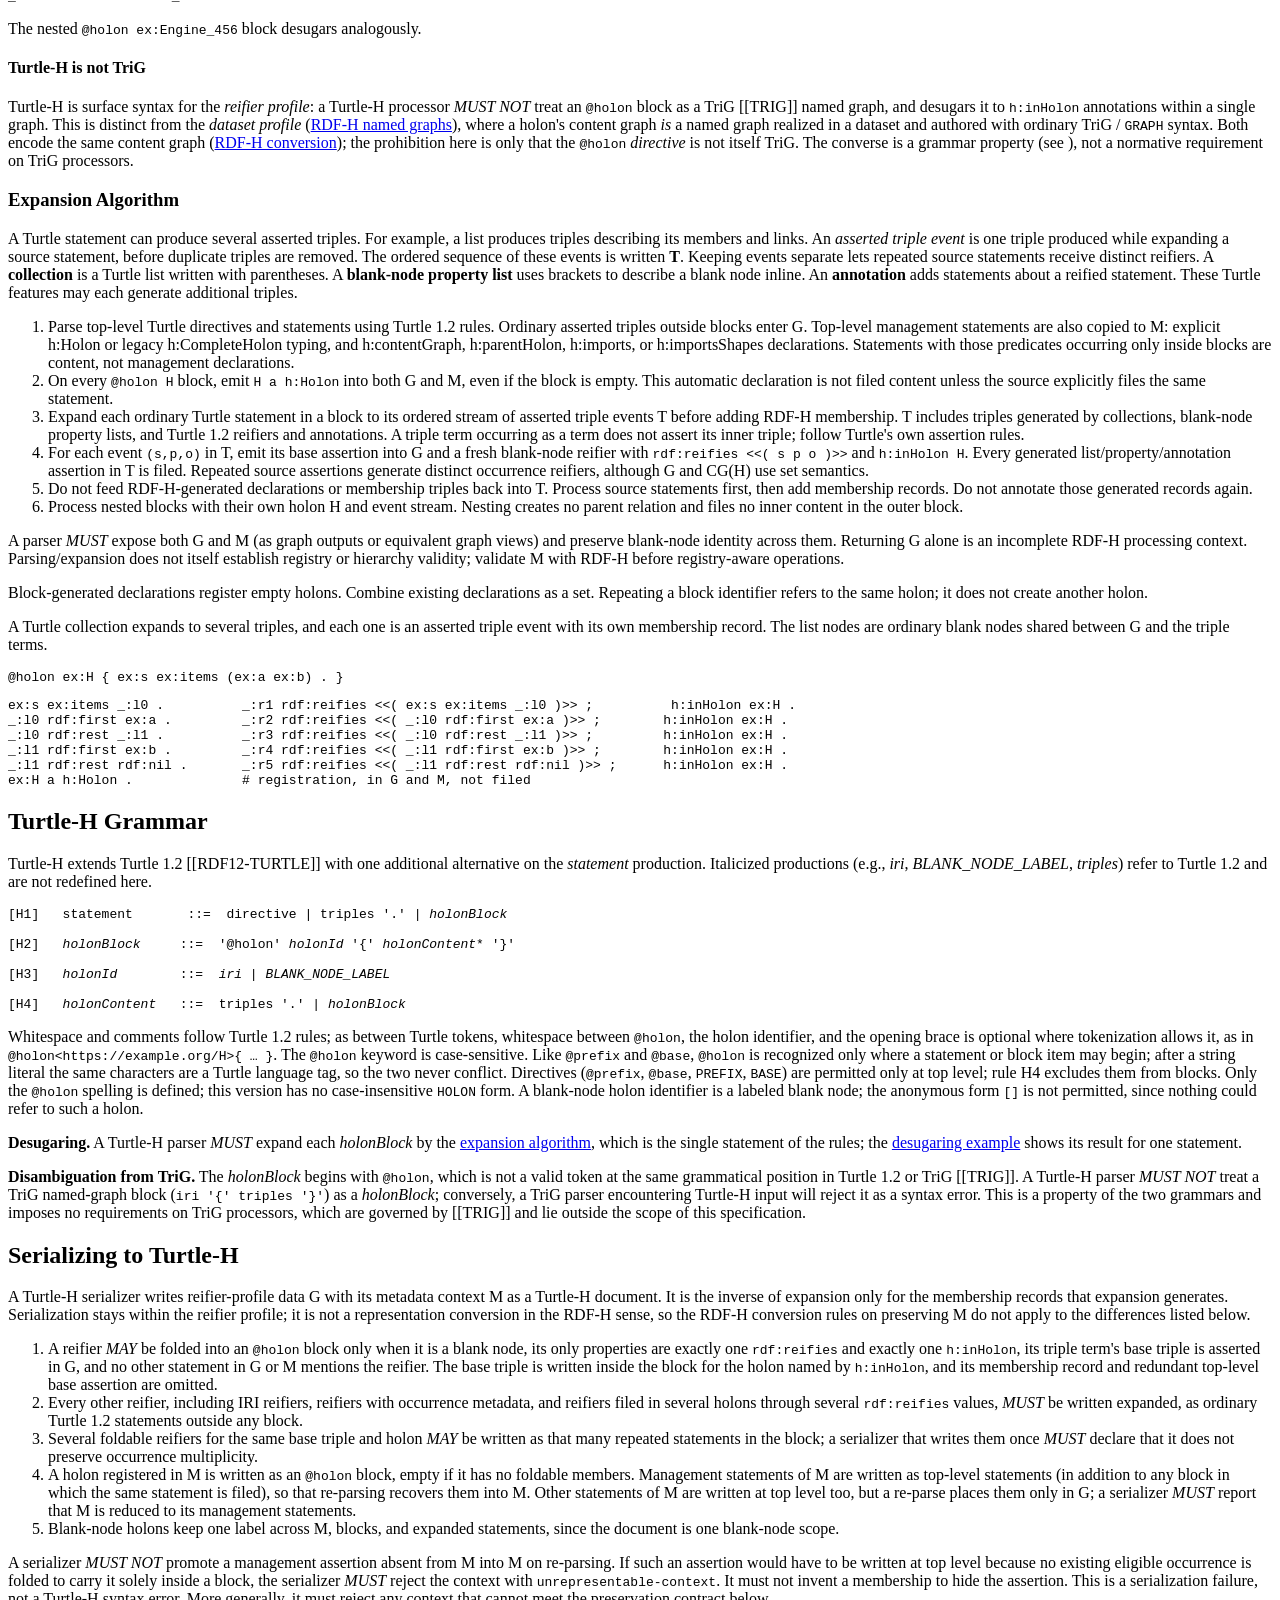
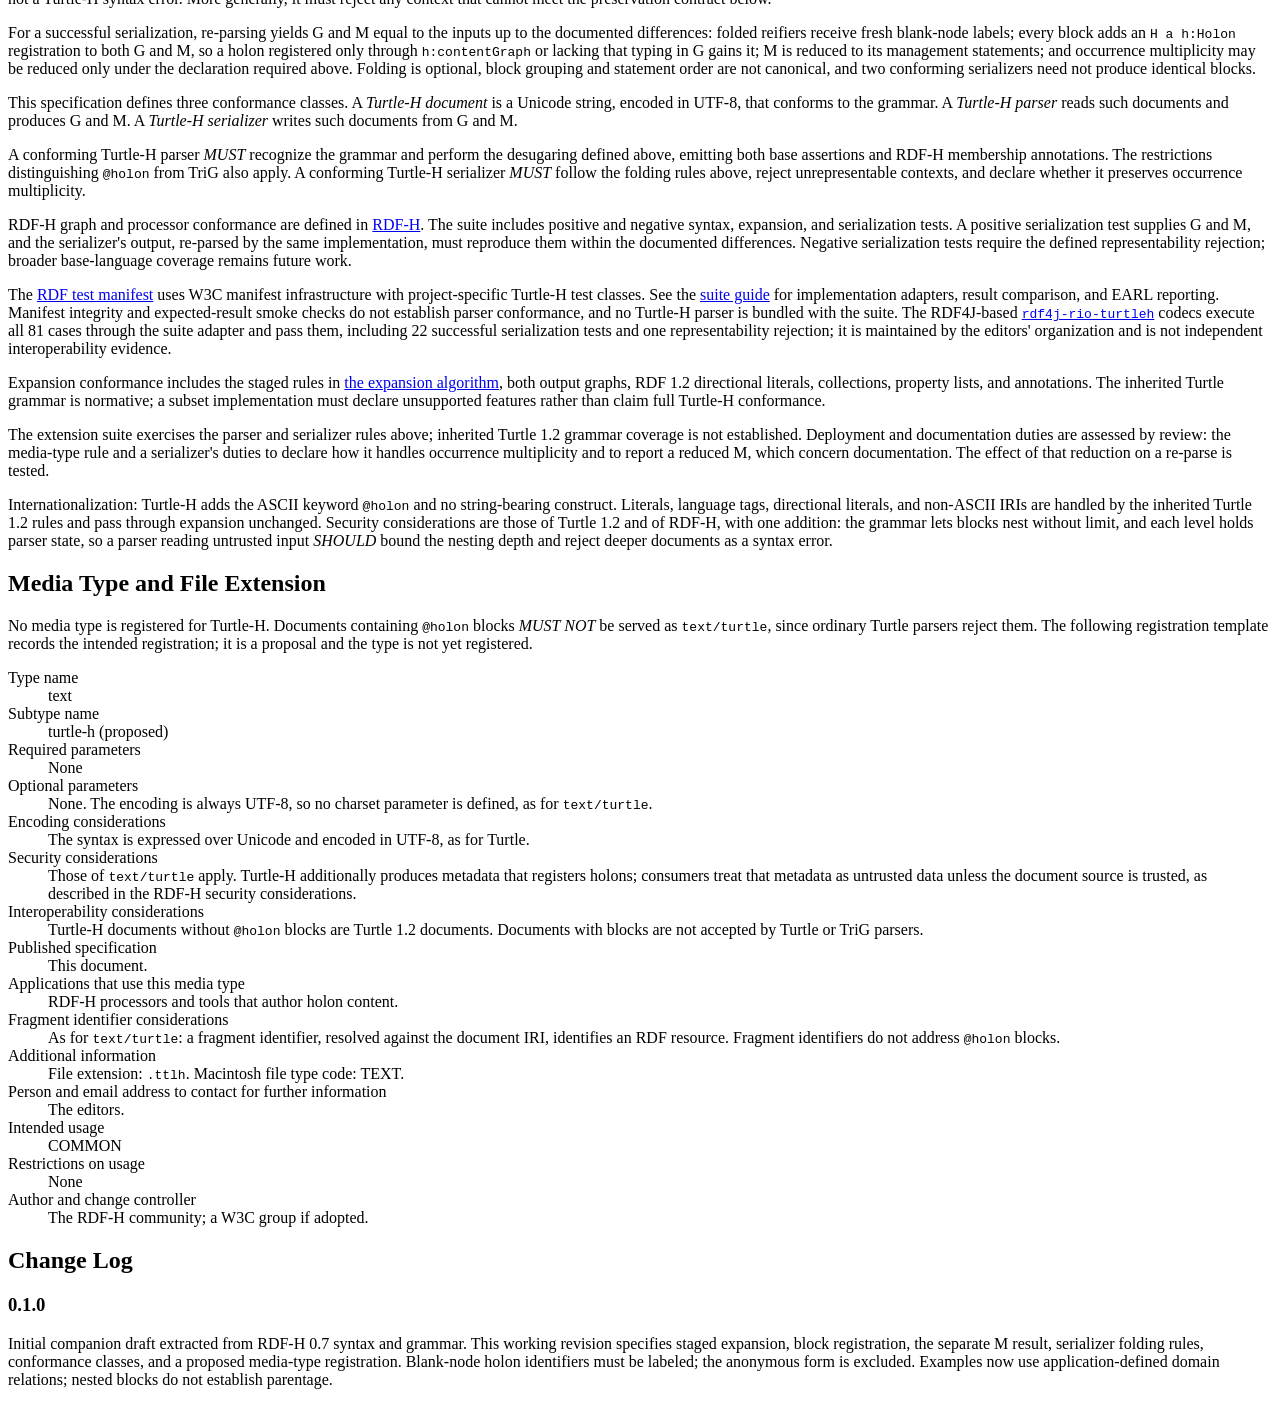
<file: turtle-h/index.html>
<!DOCTYPE html>

<html lang="en">
<head>
<meta charset="utf-8"/>
<title>Turtle-H: A Surface Syntax for RDF-H</title>
<script class="remove" src="https://www.w3.org/Tools/respec/respec-w3c"></script>
<script class="remove">
        /* ReSpec configuration */
        var respecConfig = {
            testSuiteURI: "https://geoknoesis.github.io/rdf-holon/tests/turtle-h/manifest.ttl",
            // Use the standard W3C ReSpec presentation.
            useW3CStyle: true,
            specStatus: "unofficial",

            // General Metadata
            shortName: "turtle-h",
            editors: [{
                name: "Stephane Fellah",
                url: "https://geoknoesis.com",
                company: "Geoknoesis LLC",
                companyURL: "https://geoknoesis.com"
            }],
            version: "0.1.0",
            github: {
                repoURL: "https://github.com/geoknoesis/rdf-holon",
                branch: "main",
                commitHistoryURL: "https://github.com/geoknoesis/rdf-holon/commits/main/turtle-h/index.html"
            },
            edDraftURI: "https://geoknoesis.github.io/rdf-holon/turtle-h/",
            copyrightStart: "2025",
            localBiblio: {
                "RDF12-CONCEPTS": {
                    title: "RDF 1.2 Concepts and Abstract Syntax",
                    href: "https://www.w3.org/TR/2026/CR-rdf12-concepts-20260407/",
                    publisher: "W3C",
                    status: "Candidate Recommendation Snapshot",
                    date: "7 April 2026"
                },
                "RDF12-TURTLE": {
                    title: "RDF 1.2 Turtle",
                    href: "https://www.w3.org/TR/2026/WD-rdf12-turtle-20261007/",
                    publisher: "W3C",
                    status: "Working Draft",
                    date: "7 October 2026"
                },
                "TRIG": {
                    title: "RDF 1.1 TriG",
                    href: "https://www.w3.org/TR/trig/",
                    publisher: "W3C"
                },
                "RFC8174": {
                    title: "Ambiguity of Uppercase vs Lowercase in RFC 2119 Key Words",
                    href: "https://www.rfc-editor.org/info/rfc8174",
                    authors: ["B. Leiba"],
                    date: "May 2017",
                    publisher: "IETF"
                },
                "RFC2119": {
                    title: "Key words for use in RFCs to Indicate Requirement Levels",
                    href: "https://www.rfc-editor.org/info/rfc2119",
                    authors: ["S. Bradner"],
                    date: "March 1997",
                    publisher: "IETF"
                }
            },
            otherLinks: [{
                key: "Version control",
                data: [{
                    value: "GitHub Repository",
                    href: "https://github.com/geoknoesis/rdf-holon"
                }, {
                    value: "Specification source",
                    href: "https://github.com/geoknoesis/rdf-holon/blob/main/turtle-h/index.html"
                }]
            }]
        };
    </script>
</head>
<body>
<section id="abstract"><p>Turtle-H adds an @holon block to Turtle 1.2. A block assigns its statements to a holon, an identifiable unit of RDF content. A parser expands the block into RDF 1.2 statements that record both the claims and their holon membership.</p></section>
<section id="sotd"><p>This unofficial community draft is produced by Geoknoesis LLC. It is not a W3C specification.
        This working revision defines the syntax, staged <a>expansion</a>, and metadata output for RDF-H 0.8.</p></section>
<section id="intro"><h2>Relationship to RDF-H</h2>
<p>This specification targets <a href="../">RDF-H 0.8</a>. RDF-H defines holon identity, content,
            assertion semantics, and serialization profiles; this document defines authoring syntax.</p>
<p>The key words <em class="rfc2119" title="MUST">MUST</em>, <em class="rfc2119" title="MUST NOT">MUST NOT</em>, <em class="rfc2119" title="SHOULD">SHOULD</em>, <em class="rfc2119" title="SHOULD NOT">SHOULD NOT</em>, and <em class="rfc2119" title="MAY">MAY</em> in this document are to be interpreted as described in BCP 14 [[RFC2119]] [[RFC8174]] when, and only when, they appear in all capitals, as shown here.
            The prefix <code>h:</code> denotes <code>https://w3id.org/rdf-h#</code> and
            <code>rdf:</code> denotes <code>http://www.w3.org/1999/02/22-rdf-syntax-ns#</code>.</p>
</section>
<section id="terms"><h2>Terms and Parser Outputs</h2>
<p>An <strong>RDF triple</strong> is a subject, predicate, and object statement. An <strong>asserted</strong> triple is included as a claim in the data. A <strong>graph</strong> is a set of triples; duplicates count once. To <strong>file</strong> a triple means to assign it to a holon's content.</p>
<p>An <strong>IRI</strong> is an identifier such as <code>https://example.org/City</code>. A <strong>blank node</strong> identifies a resource without an IRI. A <strong>triple term</strong>, written <code>&lt;&lt;( :s :p :o )&gt;&gt;</code>, represents a triple without asserting it [[RDF12-CONCEPTS]]. A <strong>reifier</strong> is an IRI or blank node linked to that term by <code>rdf:reifies</code>. The property <code>h:inHolon</code> assigns the reified statement to a holon. This is RDF-H's <strong>reifier representation</strong>. An <strong>occurrence</strong> is one separately identified record of a statement.</p>
<p><dfn data-lt="expansion|expand|expands|desugaring">Expansion</dfn> (also called desugaring) replaces block shorthand with explicit RDF statements. The parser returns two graphs: <strong>G</strong>, the asserted data, and <strong>M</strong>, the metadata context. M contains declarations that register holons, select storage graphs, organize parent links, and specify imports. Content statements do not control these operations unless they are also explicitly included in M.</p>
<p>A <strong>parent link</strong> organizes one holon under another using <code>h:parentHolon</code>. It does not assert physical parthood. An <strong>import</strong> uses <code>h:imports</code> to select another holon's direct content for a visible-scope query. A holon's <strong>direct content</strong>, written <code>CG(H)</code> for holon H, is the set of triples filed in it. A <strong>visible-scope query</strong> combines that content, the content of holons below it in the parent hierarchy, and the direct content of holons it imports.</p>
<p>A <strong>dataset</strong> contains a default graph and zero or more named graphs. RDF-H's <strong>dataset profile</strong> stores holon content in those named graphs. <strong>TriG</strong> is a syntax for writing RDF datasets; Turtle-H blocks instead use the reifier representation.</p>
<p>The grammar uses <strong>EBNF</strong> (Extended Backus–Naur Form): <code>|</code> means an alternative and <code>*</code> means zero or more repetitions. Turtle abbreviations, including prefixed names such as <code>ex:City</code>, follow Turtle 1.2.</p></section><section id="syntax">
<h2>Writing Holon Blocks</h2>
<p>Turtle-H adds @holon blocks to Turtle 1.2. A parser returns asserted RDF data G and an explicit metadata context M for RDF-H processing.</p>
<section>
<h3>The <code>@holon</code> Directive</h3>
<p>
                Assign statements to a holon using the <code>@holon</code> directive, followed
                by the holon's identifier (IRI or blank node) and a block of Turtle statements enclosed in curly braces:
            </p>
<pre class="example nohighlight turtle" title="The @holon directive">
@holon &lt;holon-iri&gt; {
    # Turtle statements that are constituents of this holon
}
</pre>
<p class="note">
<strong>Why a directive (not a bare <code>IRI { ... }</code> block)?</strong>
                The bare-brace form denotes a named graph in TriG [[TRIG]]; reusing it would clash
                with that vocabulary. The <code>@holon</code> keyword makes Turtle-H grammatically
                distinct from TriG and unambiguous to a single parser pass. Turtle-H is not part of
                Turtle 1.2 [[RDF12-TURTLE]] — it is a proposed sugar that lets developers write
                a statement once and have a Turtle-H-aware parser generate both the
                asserted triple and the <code>h:inHolon</code> annotation.
            </p>
<p class="note" id="context-vs-parthood"><strong>Content does not create hierarchy.</strong>
                An <code>@holon</code> block files statements in a holon. Writing one block inside another creates
                neither an administrative parent nor domain parthood. Declare <code>h:parentHolon</code> explicitly
                to organize holons. Domain relations can use an external vocabulary.</p>
<div class="example" title="Nested blocks">
<pre class="nohighlight turtle">
@prefix ex: &lt;https://example.org/&gt; .
@prefix h: &lt;https://w3id.org/rdf-h#&gt; .

ex:Car_123 a h:Holon .
ex:Engine_456 a h:Holon .

@holon ex:Car_123 {
    ex:Engine_456 ex:componentOf ex:Car_123 .

    @holon ex:Engine_456 {
        ex:Piston_789 ex:componentOf ex:Engine_456 .
    }
}
</pre>
</div>
<p>
                This concise syntax is syntactic sugar for the standard RDF 1.2 representation. A Turtle-H
                parser expands it into standard triples as the <a href="#expansion-algorithm">expansion algorithm</a> specifies.
            </p>
<p id="turtle-h-desugaring">The block <code>@holon :H { :s :p :o . }</code> desugars
                <em>per Turtle-H</em> into:</p>
<ol>
<li><strong>The Base Fact:</strong> The relationship itself is asserted.
                    <br/><code>:s :p :o .</code>
</li>
<li><strong>The Membership Record:</strong> The relationship's reifier is linked to its
                    containing holon.
                    <br/><code>&lt;&lt; :s :p :o &gt;&gt; h:inHolon :H .</code>
</li>
</ol>
<p>
                The reified-triple form <code>&lt;&lt; :s :p :o &gt;&gt;</code> is itself sugar in
                Turtle 1.2 [[RDF12-TURTLE]] — it allocates a fresh blank-node reifier related to the
                triple term <code>&lt;&lt;( :s :p :o )&gt;&gt;</code> via <code>rdf:reifies</code>. The
                membership <a>expansion</a> produces three triples per <a>asserted triple event</a>
                (base assertion, <code>rdf:reifies</code>, <code>h:inHolon</code>); a source statement
                that expands to several triples yields that many events, as shown below.
            </p>
<div class="example" title="Equivalent RDF 1.2 forms">
<p>Reified-triple sugar (left) and the
                fully-expanded form (right) for the outer <code>@holon ex:Car_123</code> block.</p>
<pre class="nohighlight turtle">
# Reified-triple sugar
ex:Engine_456 ex:componentOf ex:Car_123 .
&lt;&lt; ex:Engine_456 ex:componentOf ex:Car_123 &gt;&gt;
    h:inHolon ex:Car_123 .

# Fully expanded (no syntactic sugar)
ex:Engine_456 ex:componentOf ex:Car_123 .
_:r1 rdf:reifies
    &lt;&lt;( ex:Engine_456 ex:componentOf ex:Car_123 )&gt;&gt; .
_:r1 h:inHolon ex:Car_123 .
</pre>
<p>The nested <code>@holon ex:Engine_456</code> block desugars analogously.</p>
</div>
</section>
<h4>Turtle-H is not TriG</h4>
<p>
                Turtle-H is surface syntax for the <em>reifier profile</em>: a Turtle-H processor
                <em class="rfc2119" title="MUST NOT">MUST NOT</em> treat an <code>@holon</code> block
                as a TriG [[TRIG]] named graph, and desugars it to <code>h:inHolon</code> annotations
                within a single graph. This is distinct from the <em>dataset profile</em>
                (<a href="../#profile-named-graph">RDF-H named graphs</a>), where a holon's content graph
                <em>is</em> a named graph realized in a dataset and authored with ordinary TriG /
                <code>GRAPH</code> syntax. Both encode the same content graph
                (<a href="../#profile-equivalence">RDF-H conversion</a>); the prohibition here is only
                that the <code>@holon</code> <em>directive</em> is not itself TriG. The converse is a
                grammar property (see <a class="sec-ref" href="#grammar"></a>), not a normative
                requirement on TriG processors.
            </p>
<section id="expansion-algorithm"><h3>Expansion Algorithm</h3><p>A Turtle statement can produce several asserted triples. For example, a list produces triples describing its members and links. An <dfn data-lt="asserted triple events|events">asserted triple event</dfn> is one triple produced while expanding a source statement, before duplicate triples are removed. The ordered sequence of these events is written <strong>T</strong>. Keeping events separate lets repeated source statements receive distinct reifiers. A <strong>collection</strong> is a Turtle list written with parentheses. A <strong>blank-node property list</strong> uses brackets to describe a blank node inline. An <strong>annotation</strong> adds statements about a reified statement. These Turtle features may each generate additional triples.</p>
<ol><li>Parse top-level Turtle directives and statements using Turtle 1.2 rules. Ordinary asserted triples outside blocks enter G.
Top-level management statements are also copied to M: explicit h:Holon or legacy h:CompleteHolon typing, and h:contentGraph, h:parentHolon, h:imports, or h:importsShapes declarations.
Statements with those predicates occurring only inside blocks are content, not management declarations.</li>
<li>On every <code>@holon H</code> block, emit <code>H a h:Holon</code> into both G and M, even if the block is empty.
This automatic declaration is not filed content unless the source explicitly files the same statement.</li>
<li>Expand each ordinary Turtle statement in a block to its ordered stream of <a data-lt="asserted triple event">asserted triple events</a> T before adding RDF-H membership.
T includes triples generated by collections, blank-node property lists, and Turtle 1.2 reifiers and annotations.
A triple term occurring as a term does not assert its inner triple; follow Turtle's own assertion rules.</li>
<li>For each event <code>(s,p,o)</code> in T, emit its base assertion into G and a fresh blank-node reifier with
<code>rdf:reifies &lt;&lt;( s p o )&gt;&gt;</code> and <code>h:inHolon H</code>.
Every generated list/property/annotation assertion in T is filed. Repeated source assertions generate distinct occurrence reifiers, although G and CG(H) use set semantics.</li>
<li>Do not feed RDF-H-generated declarations or membership triples back into T. Process source statements first, then add membership records. Do not annotate those generated records again.</li>
<li>Process nested blocks with their own holon H and event stream. Nesting creates no parent relation and files no inner content in the outer block.</li></ol>
<p>A parser <em class="rfc2119" title="MUST">MUST</em> expose both G and M (as graph outputs or equivalent graph views) and preserve blank-node identity across them.
Returning G alone is an incomplete RDF-H processing context. Parsing/<a>expansion</a> does not itself establish registry or hierarchy validity;
validate M with RDF-H before registry-aware operations.</p>
<p>Block-generated declarations register empty holons. Combine existing declarations as a set. Repeating a block identifier refers to the same holon; it does not create another holon.</p>
<div class="example" title="A collection inside a block">
<p>A Turtle collection expands to several triples, and each one is an asserted triple event with its own membership record. The list nodes are ordinary blank nodes shared between G and the triple terms.</p>
<pre class="nohighlight turtle">
@holon ex:H { ex:s ex:items (ex:a ex:b) . }
</pre>
<pre class="nohighlight turtle">
ex:s ex:items _:l0 .          _:r1 rdf:reifies &lt;&lt;( ex:s ex:items _:l0 )&gt;&gt; ;          h:inHolon ex:H .
_:l0 rdf:first ex:a .         _:r2 rdf:reifies &lt;&lt;( _:l0 rdf:first ex:a )&gt;&gt; ;        h:inHolon ex:H .
_:l0 rdf:rest _:l1 .          _:r3 rdf:reifies &lt;&lt;( _:l0 rdf:rest _:l1 )&gt;&gt; ;         h:inHolon ex:H .
_:l1 rdf:first ex:b .         _:r4 rdf:reifies &lt;&lt;( _:l1 rdf:first ex:b )&gt;&gt; ;        h:inHolon ex:H .
_:l1 rdf:rest rdf:nil .       _:r5 rdf:reifies &lt;&lt;( _:l1 rdf:rest rdf:nil )&gt;&gt; ;      h:inHolon ex:H .
ex:H a h:Holon .              # registration, in G and M, not filed
</pre>
</div>
</section></section>
<section class="appendix" id="grammar">
<h2>Turtle-H Grammar</h2>
<p>
            Turtle-H extends Turtle 1.2 [[RDF12-TURTLE]] with one additional alternative on the
            <em>statement</em> production. Italicized productions (e.g., <em>iri</em>,
            <em>BLANK_NODE_LABEL</em>, <em>triples</em>) refer to Turtle 1.2 and are not redefined here.
        </p>
<pre class="nohighlight">
[H1]   statement       ::=  directive | triples '.' | <em>holonBlock</em>

[H2]   <em>holonBlock</em>     ::=  '@holon' <em>holonId</em> '{' <em>holonContent</em>* '}'

[H3]   <em>holonId</em>        ::=  <em>iri</em> | <em>BLANK_NODE_LABEL</em>

[H4]   <em>holonContent</em>   ::=  triples '.' | <em>holonBlock</em>
</pre>
<p>
            Whitespace and comments follow Turtle 1.2 rules; as between Turtle tokens, whitespace between
            <code>@holon</code>, the holon identifier, and the opening brace is optional where tokenization allows it, as in
            <code>@holon&lt;https://example.org/H&gt;{ … }</code>. The <code>@holon</code> keyword is
            case-sensitive. Like <code>@prefix</code> and <code>@base</code>, <code>@holon</code> is
            recognized only where a statement or block item may begin; after a string literal the same characters
            are a Turtle language tag, so the two never conflict. Directives (<code>@prefix</code>, <code>@base</code>,
            <code>PREFIX</code>, <code>BASE</code>) are permitted only at top level; rule H4 excludes them from blocks.
            Only the <code>@holon</code> spelling is defined; this version has no case-insensitive <code>HOLON</code> form.
            A blank-node holon identifier is a labeled blank node; the anonymous form <code>[]</code> is not permitted, since nothing could refer to such a holon.
        </p>
<p>
<strong>Desugaring.</strong> A <a>Turtle-H parser</a>
            <em class="rfc2119" title="MUST">MUST</em> expand each <em>holonBlock</em> by the
            <a href="#expansion-algorithm">expansion algorithm</a>, which is the single statement of the rules;
            the <a href="#turtle-h-desugaring">desugaring example</a> shows its result for one statement.
        </p>
<p>
<strong>Disambiguation from TriG.</strong> The <em>holonBlock</em> begins with
            <code>@holon</code>, which is not a valid token at the same grammatical position in
            Turtle 1.2 or TriG [[TRIG]]. A Turtle-H parser
            <em class="rfc2119" title="MUST NOT">MUST NOT</em> treat a TriG named-graph block
            (<code>iri '{' triples '}'</code>) as a <em>holonBlock</em>; conversely, a TriG parser
            encountering Turtle-H input will reject it as a syntax error. This is a property of the
            two grammars and imposes no requirements on TriG processors, which are governed by
            [[TRIG]] and lie outside the scope of this specification.
        </p>
</section>
<section id="serialization"><h2>Serializing to Turtle-H</h2>
<p>A <a>Turtle-H serializer</a> writes reifier-profile data G with its metadata context M as a <a>Turtle-H document</a>. It is the inverse of <a>expansion</a> only for the membership records that expansion generates. Serialization stays within the reifier profile; it is not a representation conversion in the RDF-H sense, so the RDF-H conversion rules on preserving M do not apply to the differences listed below.</p>
<ol>
<li>A reifier <em class="rfc2119" title="MAY">MAY</em> be folded into an <code>@holon</code> block only when it is a blank node, its only properties are exactly one <code>rdf:reifies</code> and exactly one <code>h:inHolon</code>, its triple term's base triple is asserted in G, and no other statement in G or M mentions the reifier. The base triple is written inside the block for the holon named by <code>h:inHolon</code>, and its membership record and redundant top-level base assertion are omitted.</li>
<li>Every other reifier, including IRI reifiers, reifiers with occurrence metadata, and reifiers filed in several holons through several <code>rdf:reifies</code> values, <em class="rfc2119" title="MUST">MUST</em> be written expanded, as ordinary Turtle 1.2 statements outside any block.</li>
<li>Several foldable reifiers for the same base triple and holon <em class="rfc2119" title="MAY">MAY</em> be written as that many repeated statements in the block; a serializer that writes them once <em class="rfc2119" title="MUST">MUST</em> declare that it does not preserve occurrence multiplicity.</li>
<li>A holon registered in M is written as an <code>@holon</code> block, empty if it has no foldable members. Management statements of M are written as top-level statements (in addition to any block in which the same statement is filed), so that re-parsing recovers them into M. Other statements of M are written at top level too, but a re-parse places them only in G; a serializer <em class="rfc2119" title="MUST">MUST</em> report that M is reduced to its management statements.</li>
<li>Blank-node holons keep one label across M, blocks, and expanded statements, since the document is one blank-node scope.</li>
</ol>
<p id="serialization-failure">A serializer <em class="rfc2119" title="MUST NOT">MUST NOT</em> promote a management assertion absent from M into M on re-parsing. If such an assertion would have to be written at top level because no existing eligible occurrence is folded to carry it solely inside a block, the serializer <em class="rfc2119" title="MUST">MUST</em> reject the context with <code>unrepresentable-context</code>. It must not invent a membership to hide the assertion. This is a serialization failure, not a Turtle-H syntax error. More generally, it must reject any context that cannot meet the preservation contract below.</p>
<p>For a successful serialization, re-parsing yields G and M equal to the inputs up to the documented differences: folded reifiers receive fresh blank-node labels; every block adds an <code>H a h:Holon</code> registration to both G and M, so a holon registered only through <code>h:contentGraph</code> or lacking that typing in G gains it; M is reduced to its management statements; and occurrence multiplicity may be reduced only under the declaration required above. Folding is optional, block grouping and statement order are not canonical, and two conforming serializers need not produce identical blocks.</p>
</section>
<section id="conformance">
<p>This specification defines three conformance classes. A <dfn data-lt="Turtle-H documents">Turtle-H document</dfn> is a Unicode string, encoded in UTF-8, that conforms to the grammar. A <dfn data-lt="Turtle-H parsers|parser">Turtle-H parser</dfn> reads such documents and produces G and M. A <dfn data-lt="Turtle-H serializers|serializer">Turtle-H serializer</dfn> writes such documents from G and M.</p>
<p>A conforming <a>Turtle-H parser</a> <em class="rfc2119" title="MUST">MUST</em> recognize the grammar and perform the desugaring defined above,
            emitting both base assertions and RDF-H membership annotations. The restrictions distinguishing
            <code>@holon</code> from TriG also apply. A conforming <a>Turtle-H serializer</a> <em class="rfc2119" title="MUST">MUST</em> follow the folding rules above, reject unrepresentable contexts, and declare whether it preserves occurrence multiplicity.</p>
<p>RDF-H graph and processor conformance are defined in <a href="../#conformance">RDF-H</a>.
The suite includes positive and negative syntax, <a>expansion</a>, and serialization tests. A positive serialization test supplies G and M, and the serializer's output, re-parsed by the same implementation, must reproduce them within the documented differences. Negative serialization tests require the defined representability rejection; broader base-language coverage remains future work.</p>
<p>The <a href="../tests/turtle-h/manifest.ttl">RDF test manifest</a> uses W3C manifest infrastructure with project-specific Turtle-H test classes.
See the <a href="../tests/README.md">suite guide</a> for implementation adapters, result comparison, and EARL reporting.
Manifest integrity and expected-result smoke checks do not establish parser conformance, and no Turtle-H parser is bundled with the suite. The RDF4J-based <a href="https://github.com/geoknoesis/rdf4j-rio-turtleh"><code>rdf4j-rio-turtleh</code></a> codecs execute all 81 cases through the suite adapter and pass them, including 22 successful serialization tests and one representability rejection; it is maintained by the editors' organization and is not independent interoperability evidence.</p><p>Expansion conformance includes the staged rules in <a href="#expansion-algorithm">the expansion algorithm</a>, both output graphs, RDF 1.2 directional literals, collections, property lists, and annotations. The inherited Turtle grammar is normative; a subset implementation must declare unsupported features rather than claim full Turtle-H conformance.</p>
<p>The extension suite exercises the parser and serializer rules above; inherited Turtle 1.2 grammar coverage is not established. Deployment and documentation duties are assessed by review: the media-type rule and a serializer's duties to declare how it handles occurrence multiplicity and to report a reduced M, which concern documentation. The effect of that reduction on a re-parse is tested.</p>
<p>Internationalization: Turtle-H adds the ASCII keyword <code>@holon</code> and no string-bearing construct. Literals, language tags, directional literals, and non-ASCII IRIs are handled by the inherited Turtle 1.2 rules and pass through expansion unchanged. Security considerations are those of Turtle 1.2 and of RDF-H, with one addition: the grammar lets blocks nest without limit, and each level holds parser state, so a parser reading untrusted input <em class="rfc2119" title="SHOULD">SHOULD</em> bound the nesting depth and reject deeper documents as a syntax error.</p></section>
<section class="appendix" id="media-type"><h2>Media Type and File Extension</h2>
<p>No media type is registered for Turtle-H. Documents containing <code>@holon</code> blocks
<em class="rfc2119" title="MUST NOT">MUST NOT</em> be served as <code>text/turtle</code>, since ordinary Turtle parsers reject them. The following registration
template records the intended registration; it is a proposal and the type is not yet registered.</p>
<dl>
<dt>Type name</dt><dd>text</dd>
<dt>Subtype name</dt><dd>turtle-h (proposed)</dd>
<dt>Required parameters</dt><dd>None</dd>
<dt>Optional parameters</dt><dd>None. The encoding is always UTF-8, so no charset parameter is defined, as for <code>text/turtle</code>.</dd>
<dt>Encoding considerations</dt><dd>The syntax is expressed over Unicode and encoded in UTF-8, as for Turtle.</dd>
<dt>Security considerations</dt><dd>Those of <code>text/turtle</code> apply. Turtle-H additionally produces metadata that registers holons; consumers treat that metadata as untrusted data unless the document source is trusted, as described in the RDF-H security considerations.</dd>
<dt>Interoperability considerations</dt><dd><a data-lt="Turtle-H document">Turtle-H documents</a> without <code>@holon</code> blocks are Turtle 1.2 documents. Documents with blocks are not accepted by Turtle or TriG parsers.</dd>
<dt>Published specification</dt><dd>This document.</dd>
<dt>Applications that use this media type</dt><dd>RDF-H processors and tools that author holon content.</dd>
<dt>Fragment identifier considerations</dt><dd>As for <code>text/turtle</code>: a fragment identifier, resolved against the document IRI, identifies an RDF resource. Fragment identifiers do not address <code>@holon</code> blocks.</dd>
<dt>Additional information</dt><dd>File extension: <code>.ttlh</code>. Macintosh file type code: TEXT.</dd>
<dt>Person and email address to contact for further information</dt><dd>The editors.</dd>
<dt>Intended usage</dt><dd>COMMON</dd>
<dt>Restrictions on usage</dt><dd>None</dd>
<dt>Author and change controller</dt><dd>The RDF-H community; a W3C group if adopted.</dd>
</dl></section>
<section class="appendix" id="changelog"><h2>Change Log</h2>
<section><h3>0.1.0</h3><p>Initial companion draft extracted from RDF-H 0.7 syntax and grammar.
            This working revision specifies staged <a>expansion</a>, block registration, the separate M result, serializer folding rules, conformance classes, and a proposed media-type registration. Blank-node holon identifiers must be labeled; the anonymous form is excluded. Examples now use application-defined domain relations; nested blocks do not establish parentage.</p></section>
</section>
</body>
</html>
</file>
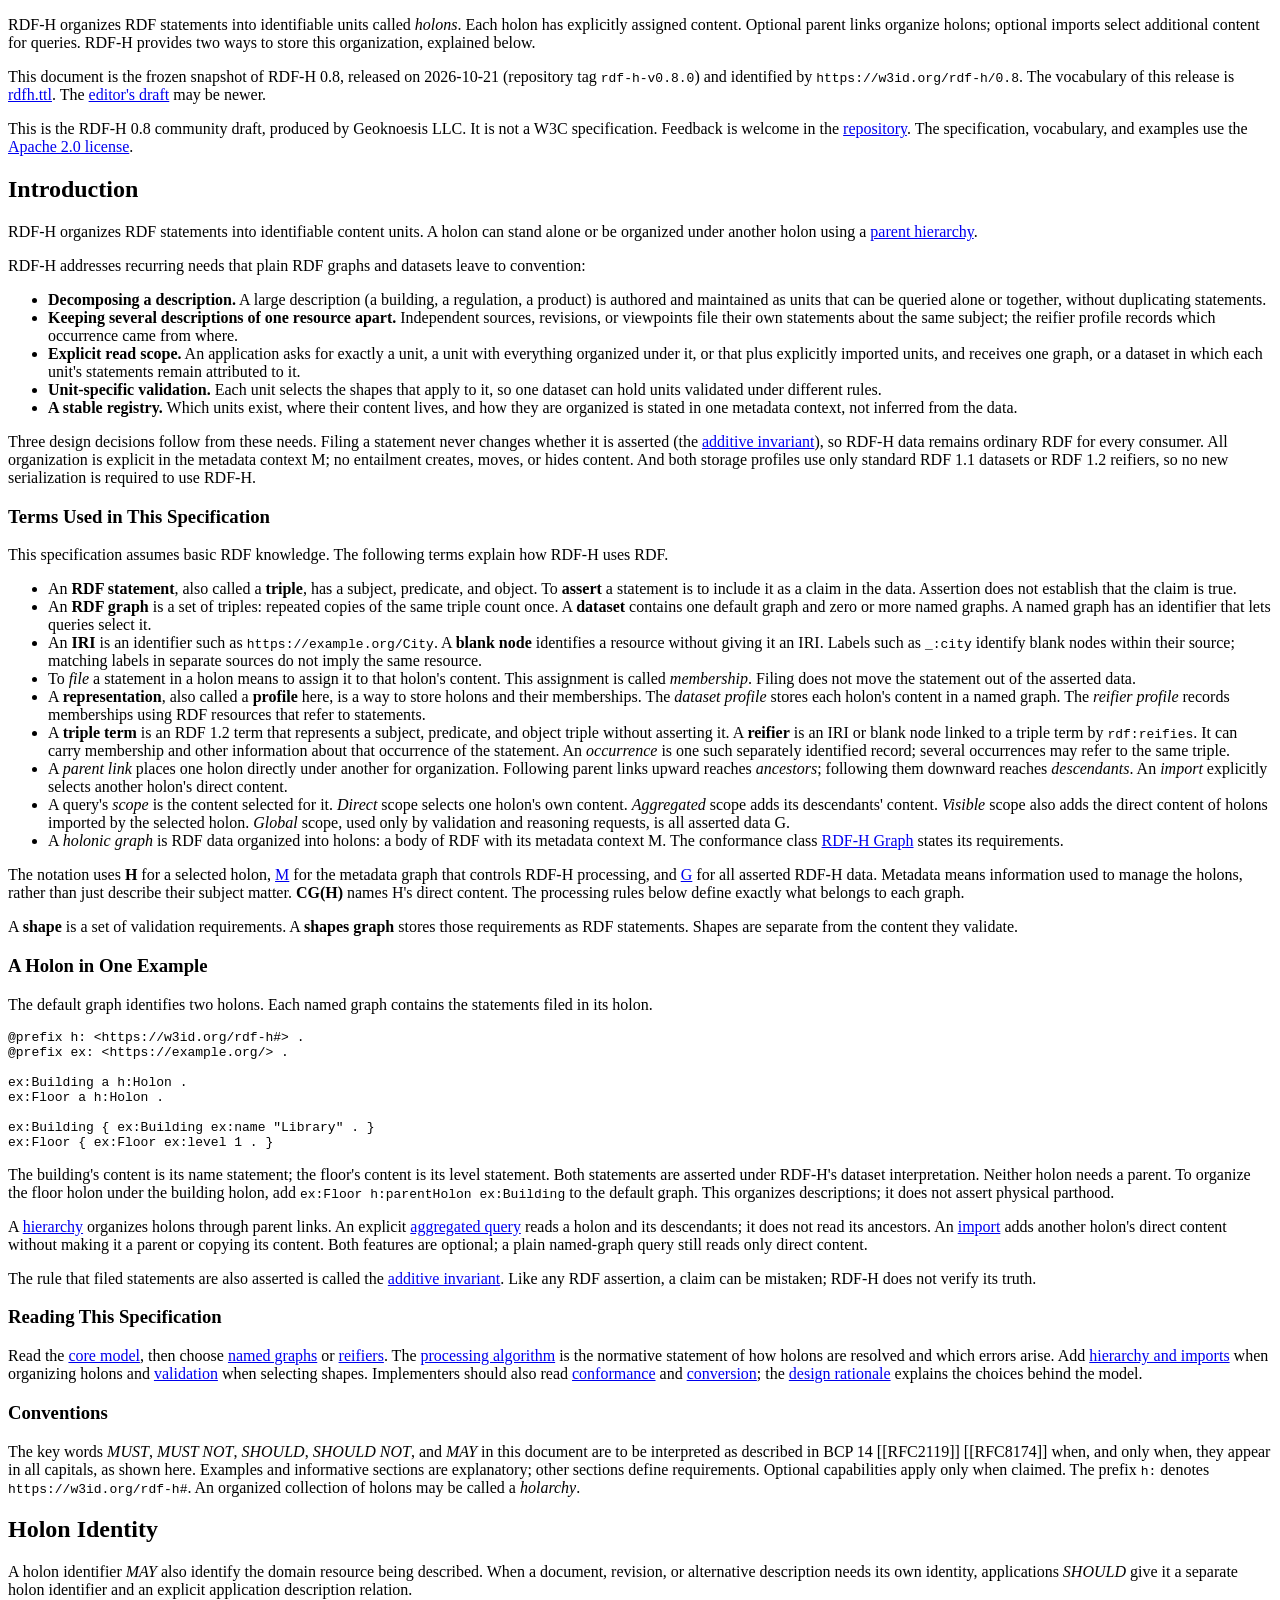
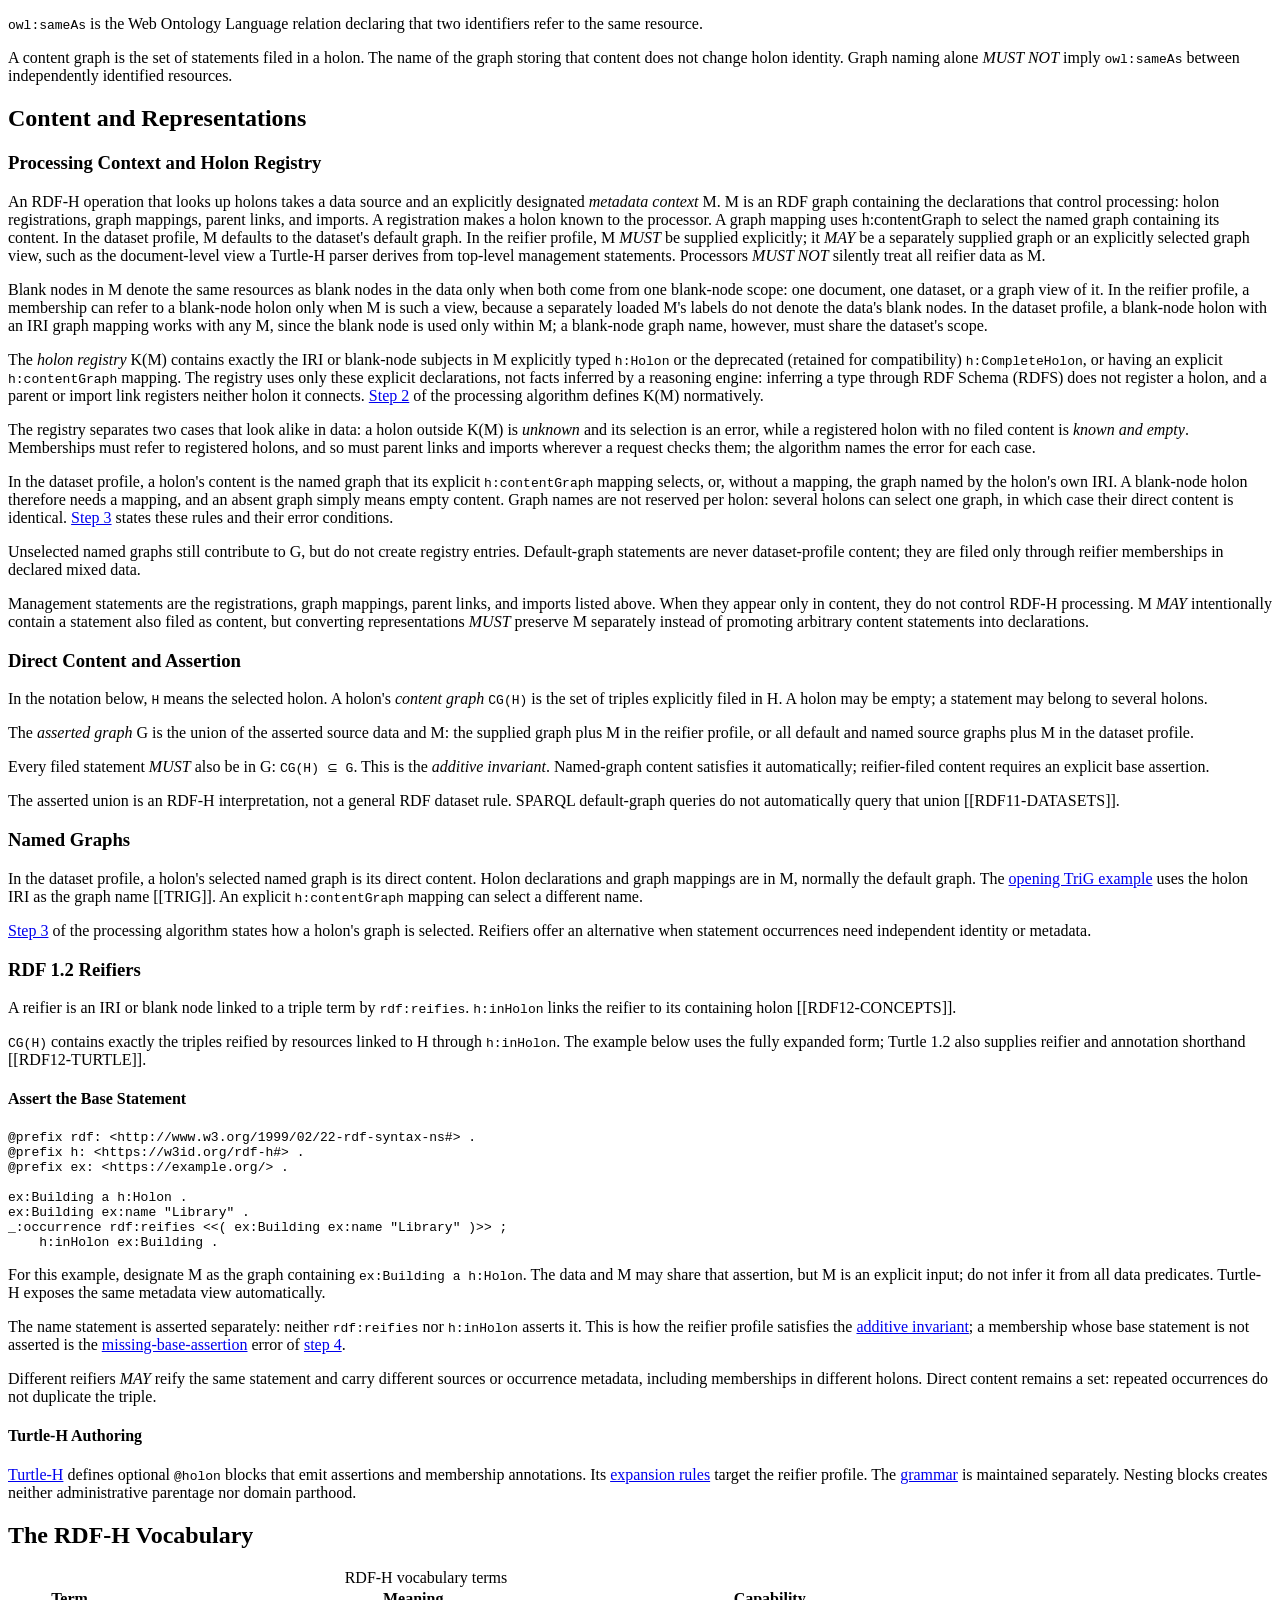
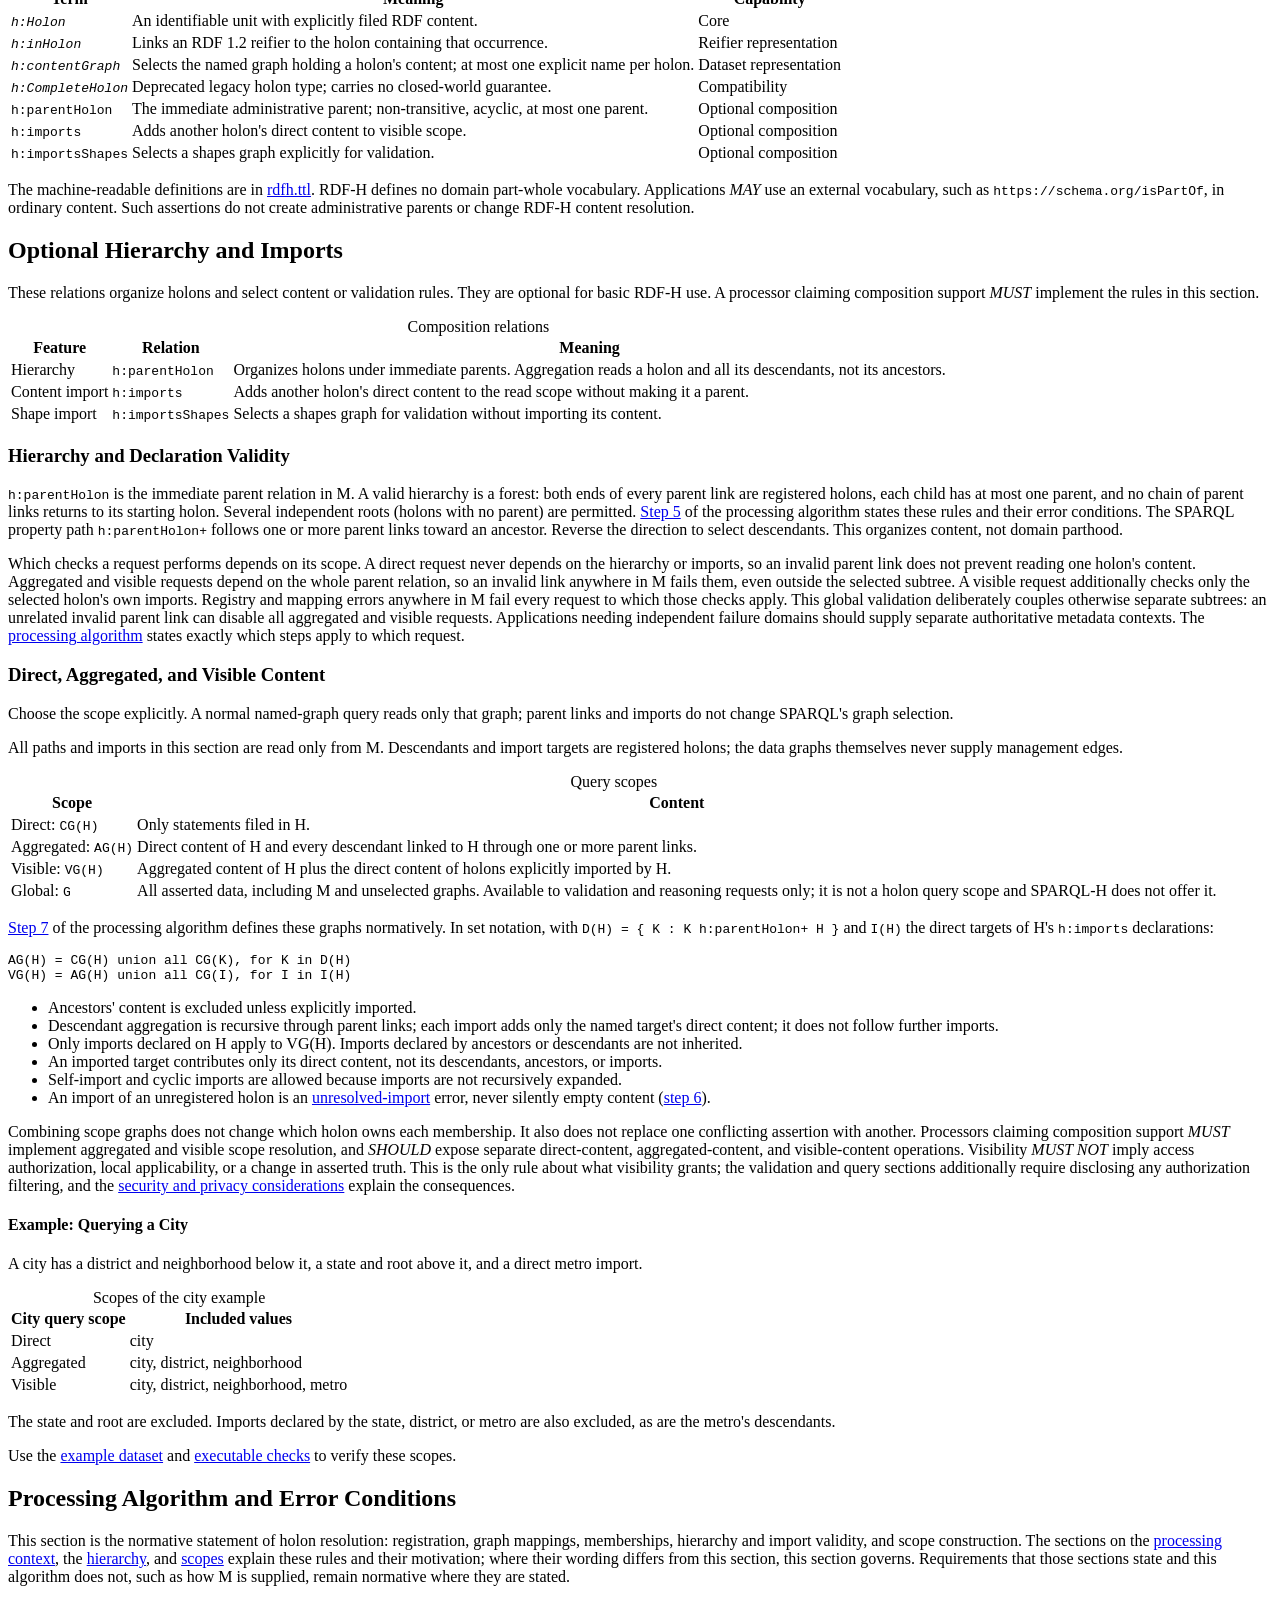
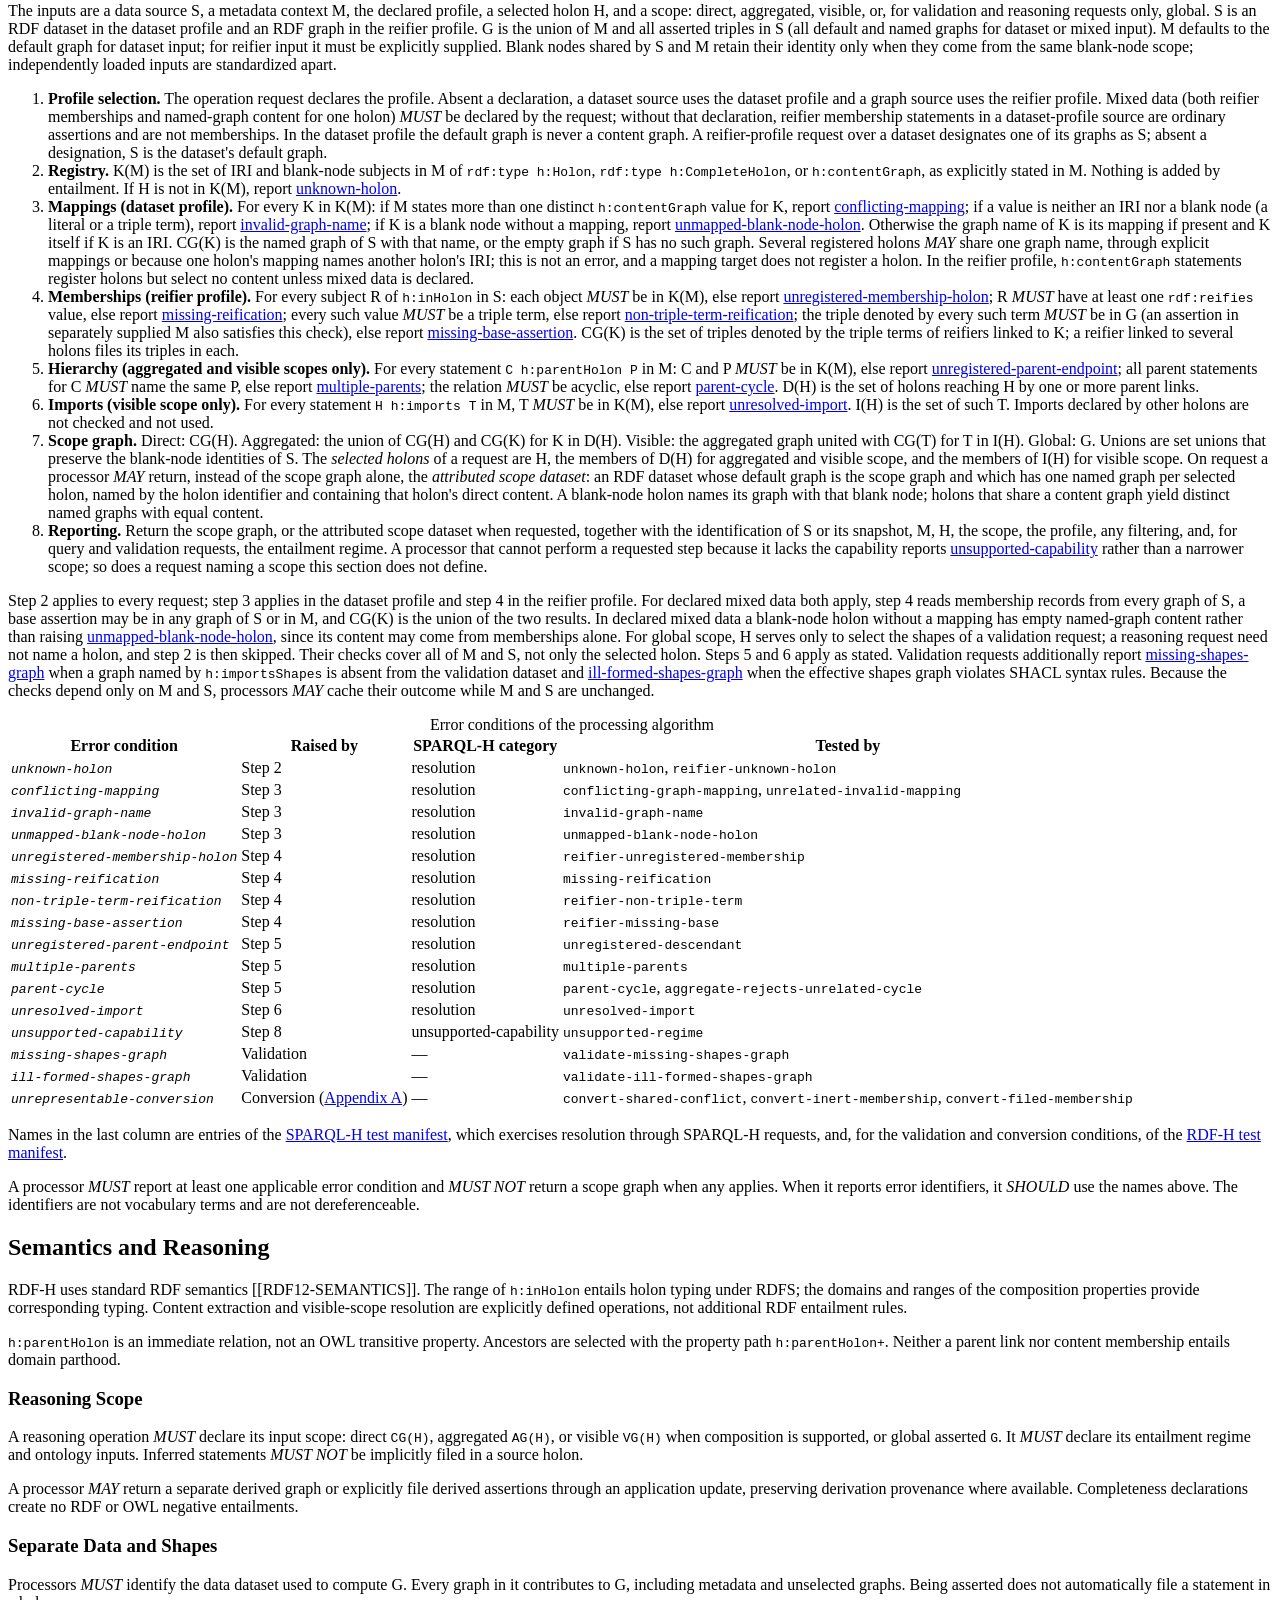
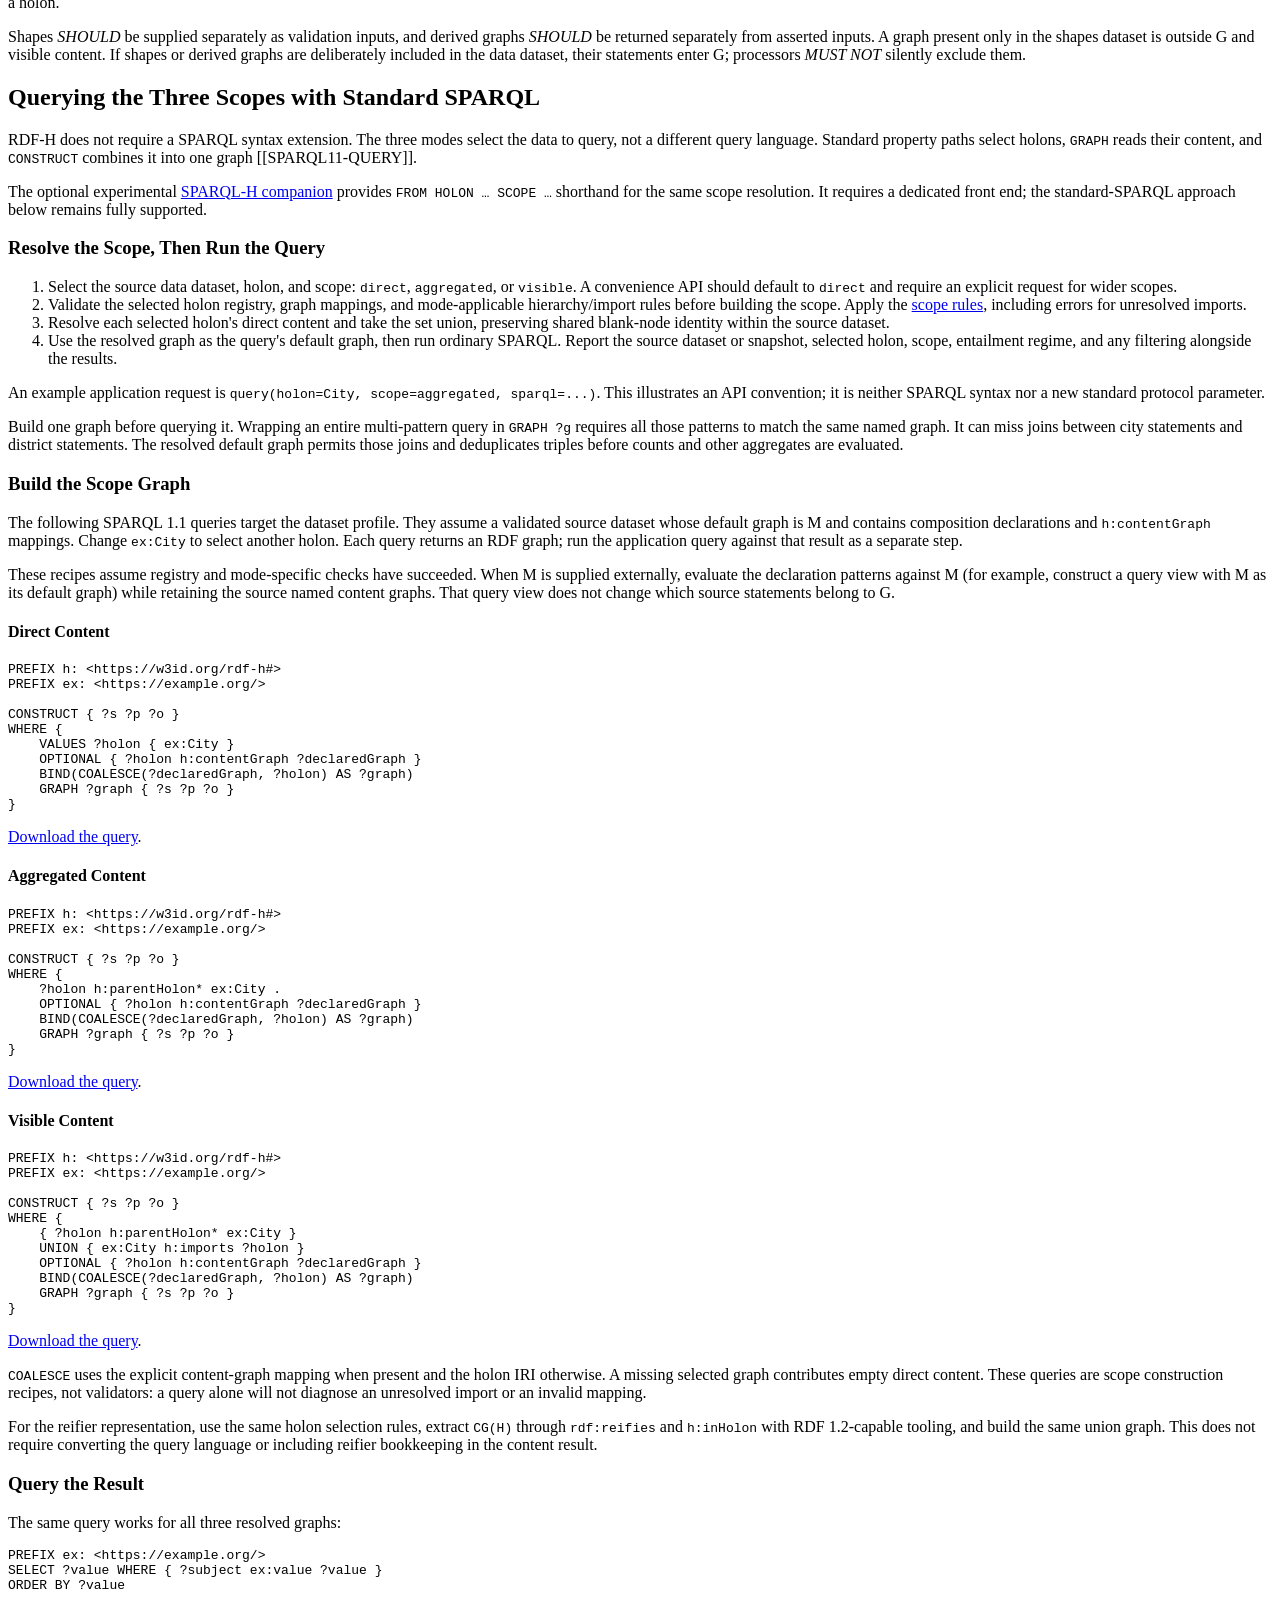
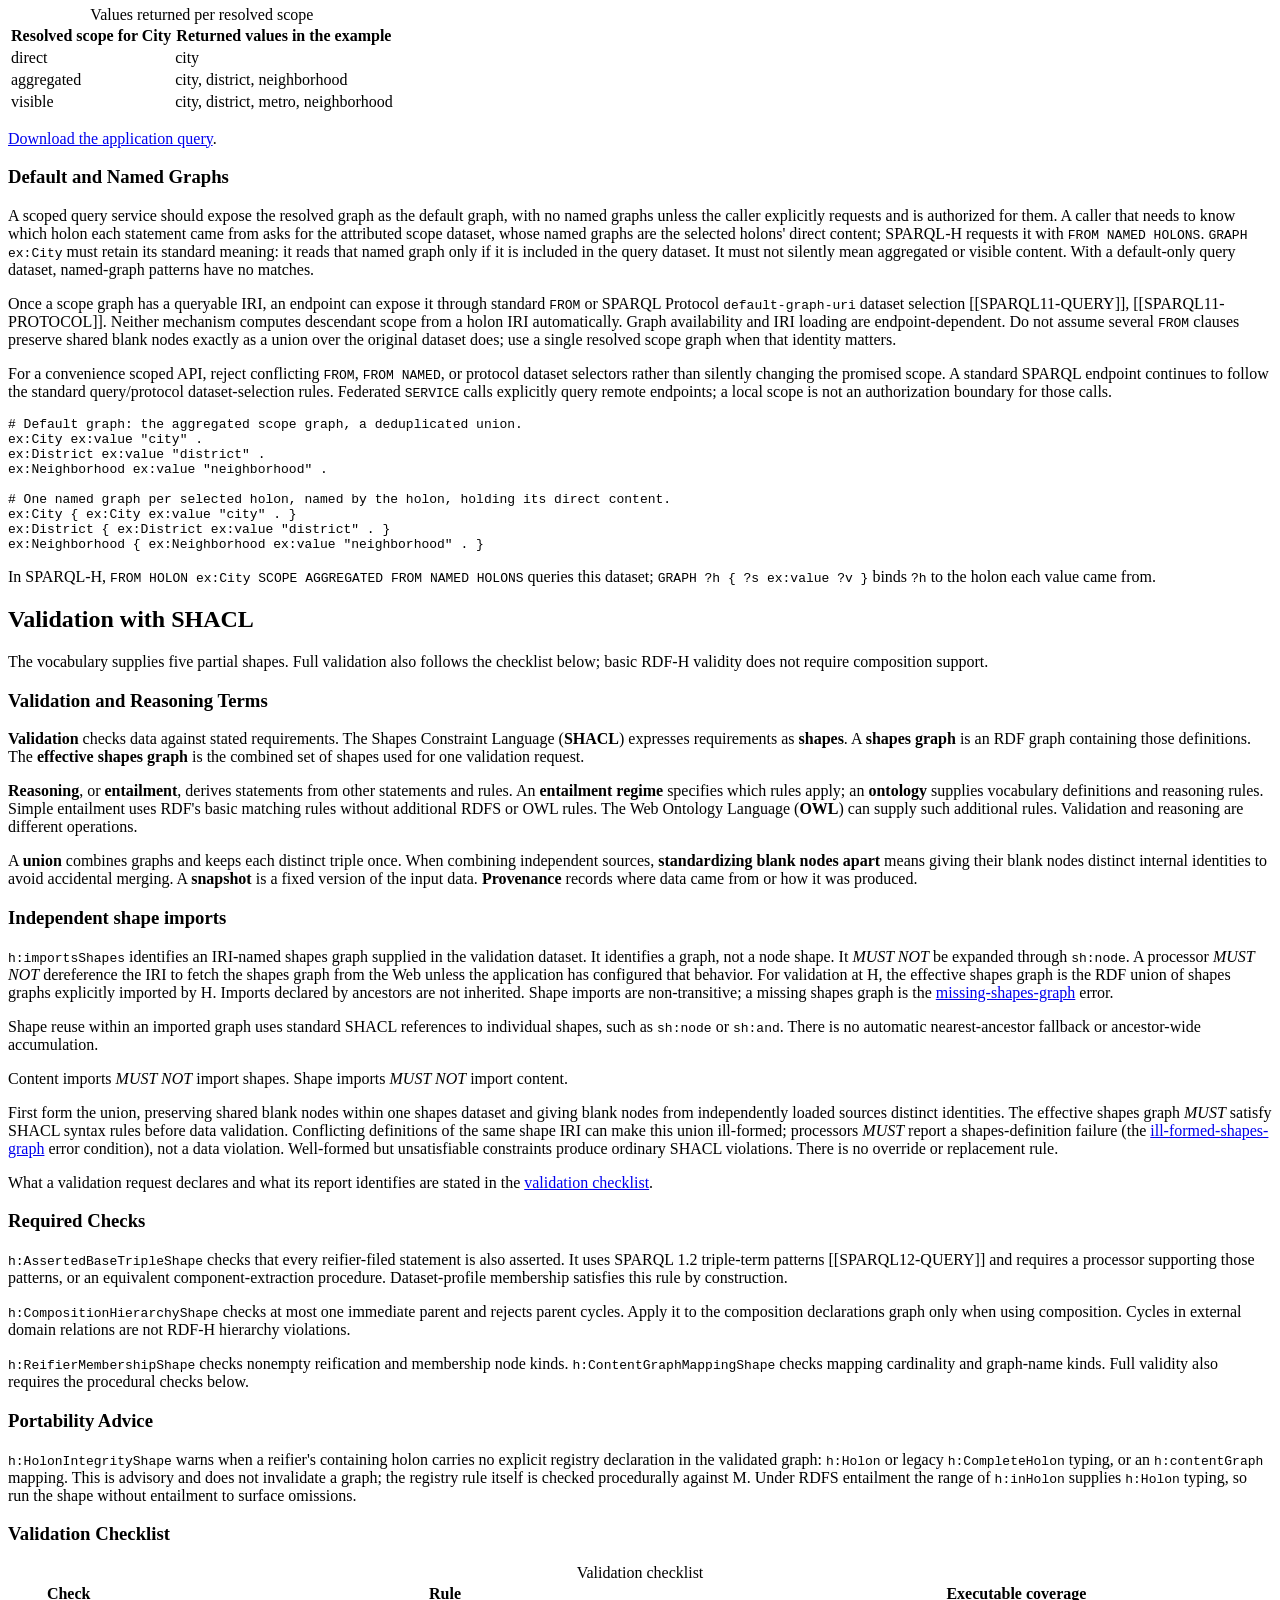
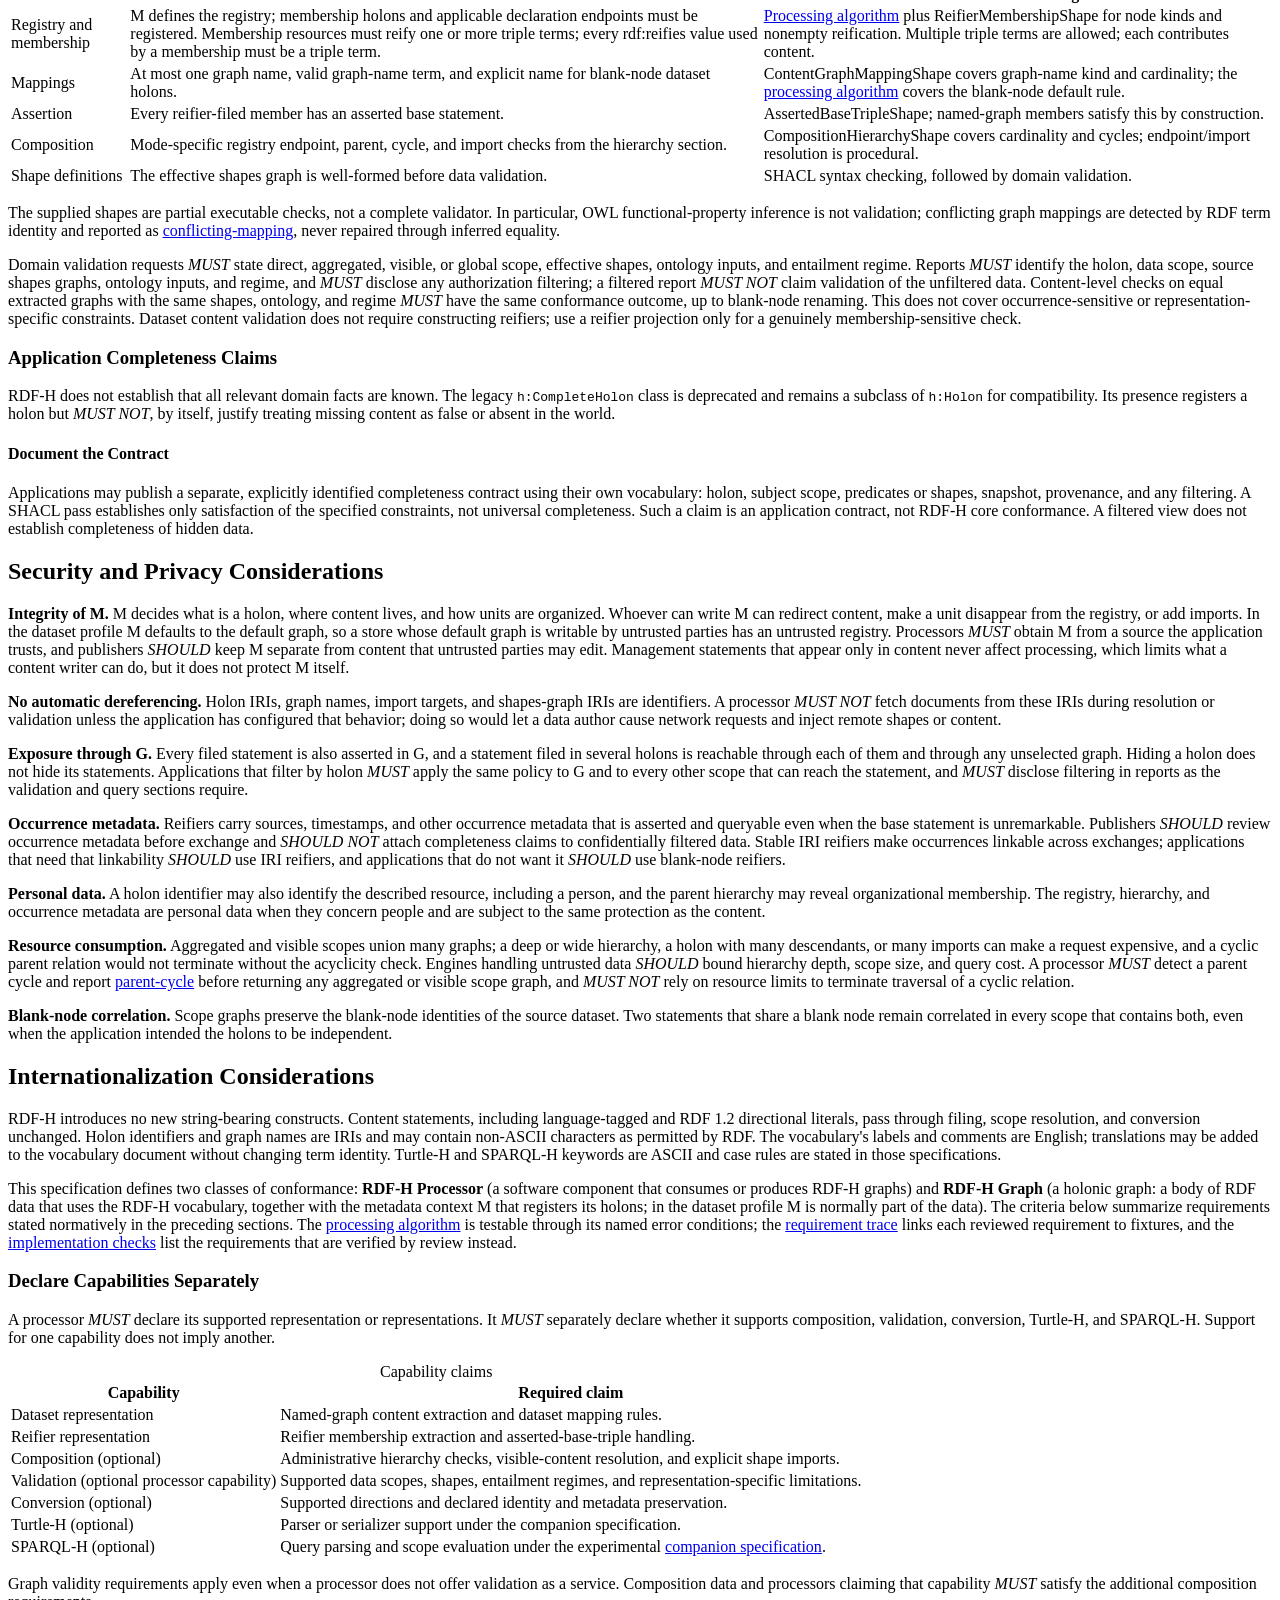
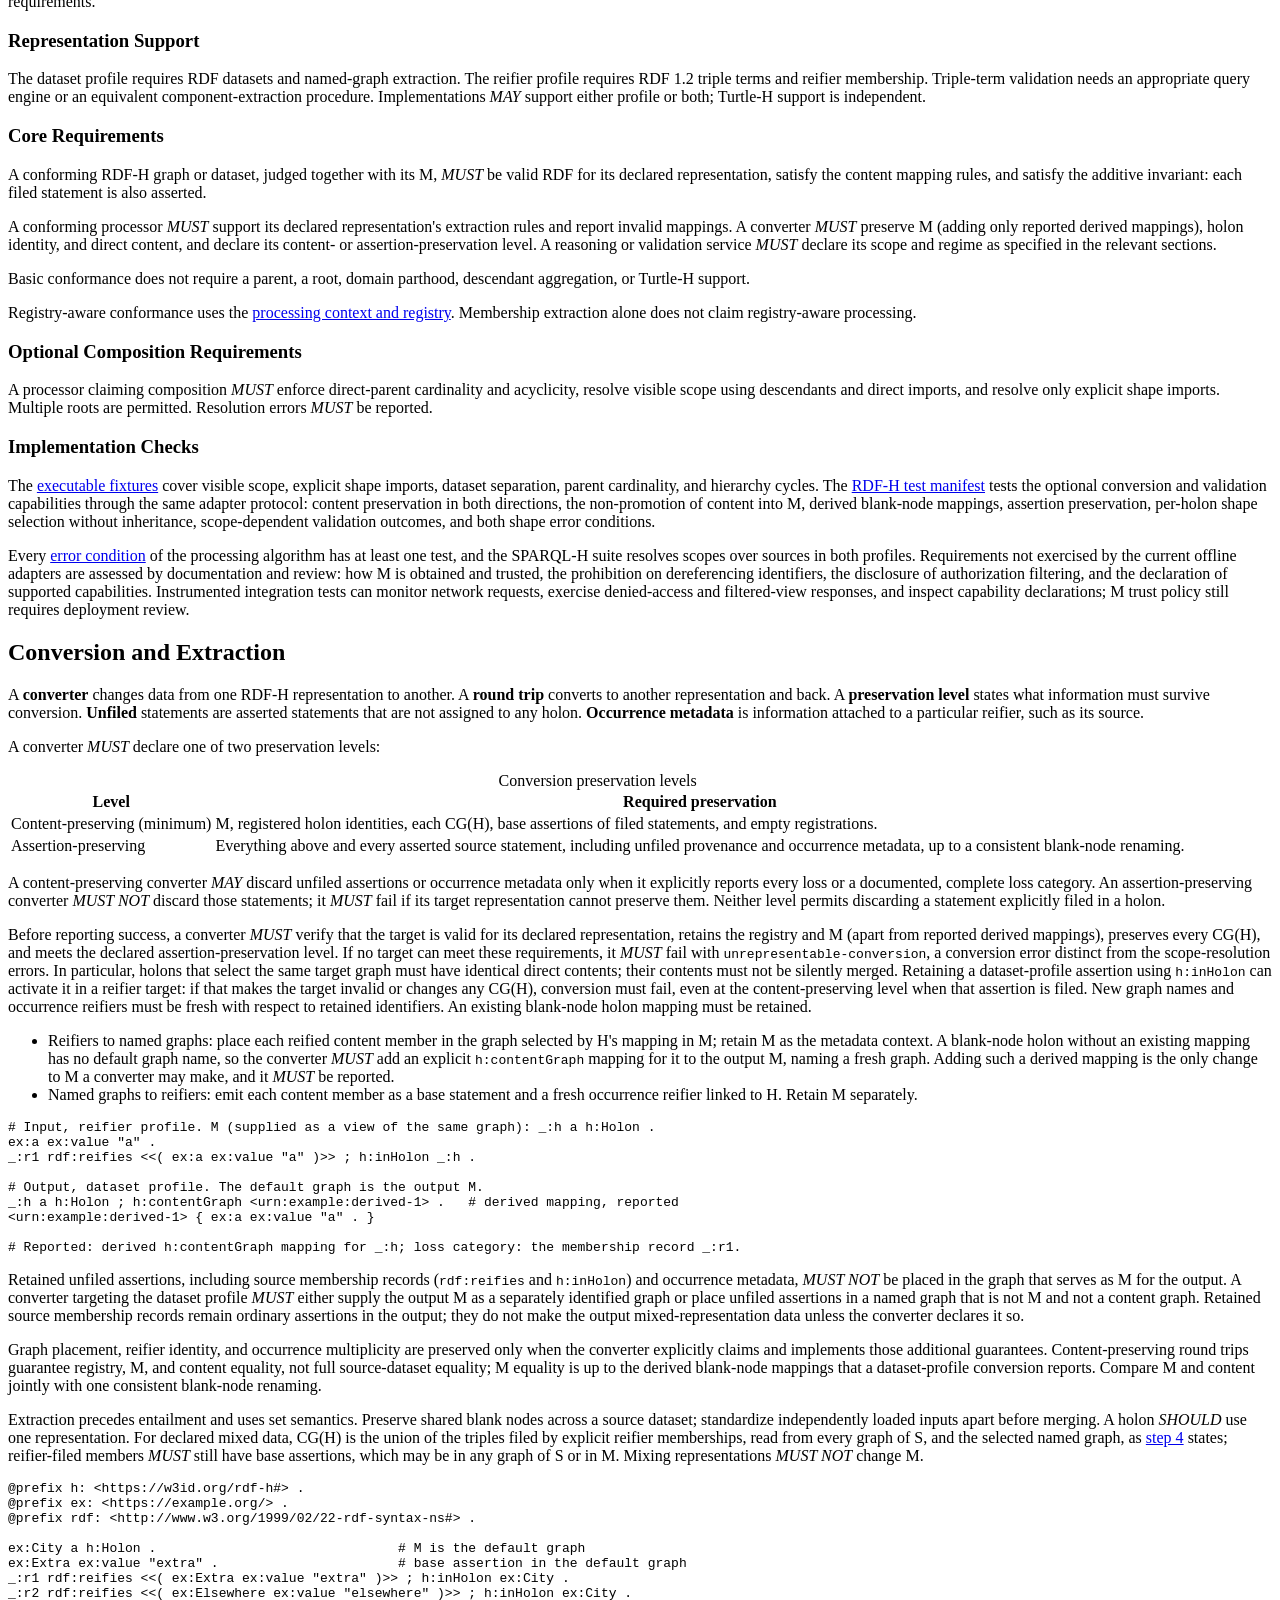
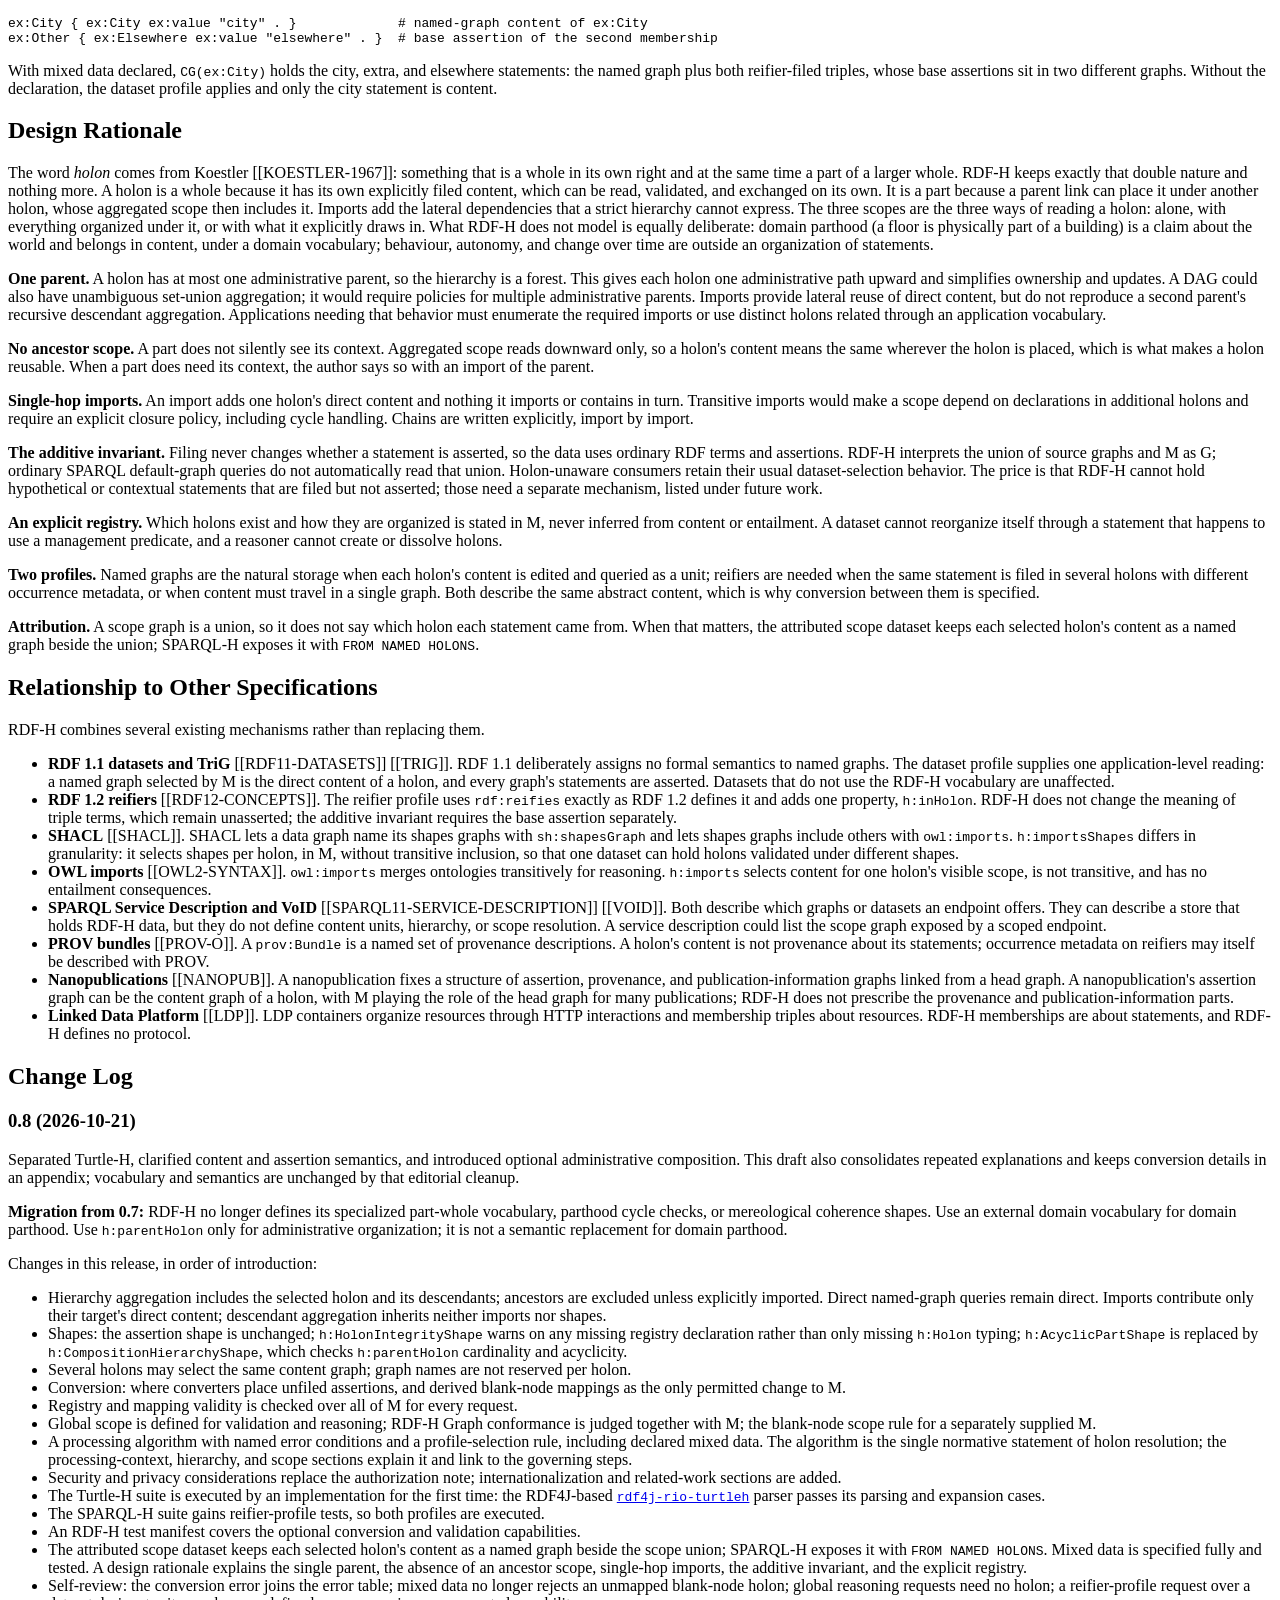
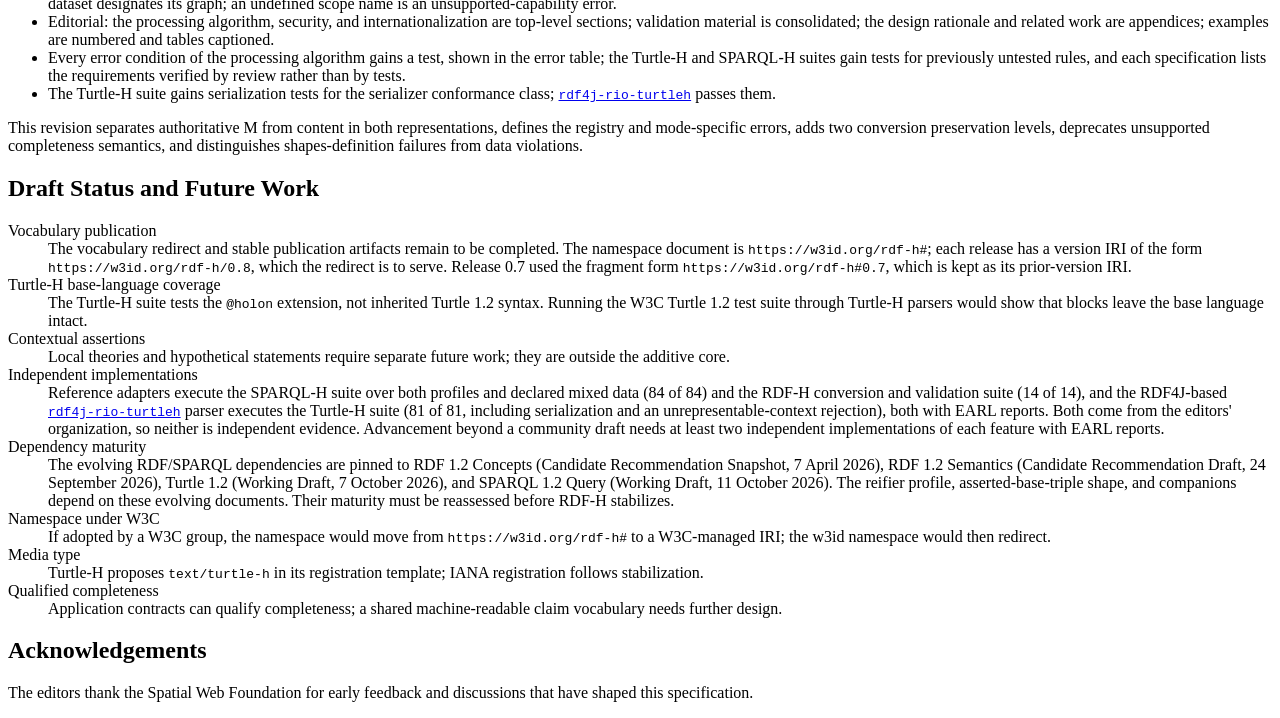
<file: versions/0.8/index.html>
<!DOCTYPE html>

<html lang="en">
<head>
<meta charset="utf-8"/>
<title>RDF-H: Organizing RDF Content into Holons</title>
<script class="remove" src="https://www.w3.org/Tools/respec/respec-w3c"></script>
<script class="remove">
        /* ReSpec configuration */
        var respecConfig = {
            // Use the standard W3C ReSpec presentation.
            useW3CStyle: true,
            specStatus: "unofficial",
            publishDate: "2026-10-21",

            // General Metadata
            shortName: "rdf-h",
            editors: [{
                name: "Stephane Fellah",
                url: "https://geoknoesis.com",
                company: "Geoknoesis LLC",
                companyURL: "https://geoknoesis.com"
            }],
            version: "0.8",
            github: {
                repoURL: "https://github.com/geoknoesis/rdf-holon",
                branch: "main",
                commitHistoryURL: "https://github.com/geoknoesis/rdf-holon/commits/main/index.html"
            },
            edDraftURI: "https://geoknoesis.github.io/rdf-holon/",
            copyrightStart: "2025",
            localBiblio: {
                "SPARQL11-PROTOCOL": {
                    title: "SPARQL 1.1 Protocol",
                    href: "https://www.w3.org/TR/sparql11-protocol/",
                    publisher: "W3C"
                },
                "RDF12-CONCEPTS": {
                    title: "RDF 1.2 Concepts and Abstract Data Model",
                    href: "https://www.w3.org/TR/2026/CR-rdf12-concepts-20260407/",
                    publisher: "W3C",
                    status: "Candidate Recommendation Snapshot",
                    date: "7 April 2026"
                },
                "RDF12-SEMANTICS": {
                    title: "RDF 1.2 Semantics",
                    href: "https://www.w3.org/TR/2026/CRD-rdf12-semantics-20260924/",
                    publisher: "W3C",
                    status: "Candidate Recommendation Draft",
                    date: "24 September 2026"
                },
                "RDF12-TURTLE": {
                    title: "RDF 1.2 Turtle",
                    href: "https://www.w3.org/TR/2026/WD-rdf12-turtle-20261007/",
                    publisher: "W3C",
                    status: "Working Draft",
                    date: "7 October 2026"
                },
                "RDF11-DATASETS": {
                    title: "RDF 1.1: On the Semantics of RDF Datasets",
                    href: "https://www.w3.org/TR/rdf11-datasets/",
                    publisher: "W3C"
                },
                "SPARQL11-QUERY": {
                    title: "SPARQL 1.1 Query Language",
                    href: "https://www.w3.org/TR/sparql11-query/",
                    publisher: "W3C"
                },
                "SHACL": {
                    title: "Shapes Constraint Language (SHACL)",
                    href: "https://www.w3.org/TR/shacl/",
                    publisher: "W3C"
                },
                "TRIG": {
                    title: "RDF 1.1 TriG",
                    href: "https://www.w3.org/TR/trig/",
                    publisher: "W3C"
                },
                "RFC8174": {
                    title: "Ambiguity of Uppercase vs Lowercase in RFC 2119 Key Words",
                    href: "https://www.rfc-editor.org/info/rfc8174",
                    authors: ["B. Leiba"],
                    date: "May 2017",
                    publisher: "IETF"
                },
                "SPARQL12-QUERY": {
                    title: "SPARQL 1.2 Query Language",
                    href: "https://www.w3.org/TR/2026/WD-sparql12-query-20261011/",
                    publisher: "W3C",
                    status: "Working Draft",
                    date: "11 October 2026"
                },
                "SPARQL11-SERVICE-DESCRIPTION": {
                    title: "SPARQL 1.1 Service Description",
                    href: "https://www.w3.org/TR/sparql11-service-description/",
                    publisher: "W3C"
                },
                "PROV-O": {
                    title: "PROV-O: The PROV Ontology",
                    href: "https://www.w3.org/TR/prov-o/",
                    publisher: "W3C"
                },
                "VOID": {
                    title: "Describing Linked Datasets with the VoID Vocabulary",
                    href: "https://www.w3.org/TR/void/",
                    publisher: "W3C"
                },
                "LDP": {
                    title: "Linked Data Platform 1.0",
                    href: "https://www.w3.org/TR/ldp/",
                    publisher: "W3C"
                },
                "OWL2-SYNTAX": {
                    title: "OWL 2 Web Ontology Language Structural Specification and Functional-Style Syntax (Second Edition)",
                    href: "https://www.w3.org/TR/owl2-syntax/",
                    publisher: "W3C"
                },
                "NANOPUB": {
                    title: "Nanopublication Guidelines",
                    href: "http://nanopub.net/guidelines/working_draft/",
                    publisher: "Nanopublication community"
                },
                "KOESTLER-1967": {
                    title: "The Ghost in the Machine",
                    authors: ["Arthur Koestler"],
                    date: "1967",
                    publisher: "Hutchinson"
                },
                "RFC2119": {
                    title: "Key words for use in RFCs to Indicate Requirement Levels",
                    href: "https://www.rfc-editor.org/info/rfc2119",
                    authors: ["S. Bradner"],
                    date: "March 1997",
                    publisher: "IETF"
                }
            },
            otherLinks: [{
                key: "Version control",
                data: [{
                    value: "GitHub Repository",
                    href: "https://github.com/geoknoesis/rdf-holon"
                }, {
                    value: "Specification source",
                    href: "https://github.com/geoknoesis/rdf-holon/blob/main/index.html"
                }]
            }]
        };
    </script>
</head>
<body>
<section id="abstract"><p>RDF-H organizes RDF statements into identifiable units called <dfn data-lt="holons" id="dfn-holon">holons</dfn>. Each <a>holon</a> has explicitly assigned content. Optional <a data-lt="parent link">parent links</a> organize holons; optional <a data-lt="import">imports</a> select additional content for queries. RDF-H provides two ways to store this organization, explained below.</p></section>
<section id="sotd"><p>This document is the frozen snapshot of RDF-H 0.8, released on 2026-10-21 (repository tag <code>rdf-h-v0.8.0</code>) and identified by <code>https://w3id.org/rdf-h/0.8</code>. The vocabulary of this release is <a href="rdfh.ttl">rdfh.ttl</a>. The <a href="https://geoknoesis.github.io/rdf-holon/">editor's draft</a> may be newer.</p><p>This is the RDF-H 0.8 community draft, produced by Geoknoesis LLC. It is not a W3C specification.
Feedback is welcome in the <a href="https://github.com/geoknoesis/rdf-holon">repository</a>.
The specification, vocabulary, and examples use the <a href="https://github.com/geoknoesis/rdf-holon/blob/rdf-h-v0.8.0/LICENSE">Apache 2.0 license</a>.</p></section>
<section class="informative" id="intro"><h2>Introduction</h2>
<p>RDF-H organizes RDF statements into identifiable content units. A <a>holon</a> can stand alone or be organized
under another holon using a <a href="#composition-hierarchy">parent hierarchy</a>.</p>
<p>RDF-H addresses recurring needs that plain RDF graphs and datasets leave to convention:</p>
<ul>
<li><strong>Decomposing a description.</strong> A large description (a building, a regulation, a product) is authored and maintained as units that can be queried alone or together, without duplicating statements.</li>
<li><strong>Keeping several descriptions of one resource apart.</strong> Independent sources, revisions, or viewpoints file their own statements about the same subject; the <a>reifier profile</a> records which <a>occurrence</a> came from where.</li>
<li><strong>Explicit read <a>scope</a>.</strong> An application asks for exactly a unit, a unit with everything organized under it, or that plus explicitly imported units, and receives one graph, or a dataset in which each unit's statements remain attributed to it.</li>
<li><strong>Unit-specific validation.</strong> Each unit selects the shapes that apply to it, so one dataset can hold units validated under different rules.</li>
<li><strong>A stable registry.</strong> Which units exist, where their content lives, and how they are organized is stated in one metadata context, not inferred from the data.</li>
</ul>
<p>Three design decisions follow from these needs. Filing a statement never changes whether it is asserted (the <a href="#content-graph-def">additive invariant</a>), so RDF-H data remains ordinary RDF for every consumer. All organization is explicit in the metadata context M; no entailment creates, moves, or hides content. And both storage profiles use only standard RDF 1.1 datasets or RDF 1.2 reifiers, so no new serialization is required to use RDF-H.</p>
<section id="reading-terms"><h3>Terms Used in This Specification</h3>
<p>This specification assumes basic RDF knowledge. The following terms explain how RDF-H uses RDF.</p>
<ul>
<li>An <strong>RDF statement</strong>, also called a <strong>triple</strong>, has a subject, predicate, and object. To <strong>assert</strong> a statement is to include it as a claim in the data. Assertion does not establish that the claim is true.</li>
<li>An <strong>RDF graph</strong> is a set of triples: repeated copies of the same triple count once. A <strong>dataset</strong> contains one default graph and zero or more named graphs. A named graph has an identifier that lets queries select it.</li>
<li>An <strong>IRI</strong> is an identifier such as <code>https://example.org/City</code>. A <strong>blank node</strong> identifies a resource without giving it an IRI. Labels such as <code>_:city</code> identify blank nodes within their source; matching labels in separate sources do not imply the same resource.</li>
<li>To <dfn id="dfn-file" data-lt="filed|filing|files">file</dfn> a statement in a <a>holon</a> means to assign it to that holon's content. This assignment is called <dfn id="dfn-membership" data-lt="memberships">membership</dfn>. Filing does not move the statement out of the asserted data.</li>
<li>A <strong>representation</strong>, also called a <strong>profile</strong> here, is a way to store holons and their <a data-lt="membership">memberships</a>. The <dfn id="dfn-dataset-profile" data-lt="dataset representation">dataset profile</dfn> stores each holon's content in a named graph. The <dfn id="dfn-reifier-profile" data-lt="reifier representation">reifier profile</dfn> records memberships using RDF resources that refer to statements.</li>
<li>A <strong>triple term</strong> is an RDF 1.2 term that represents a subject, predicate, and object triple without asserting it. A <strong>reifier</strong> is an IRI or blank node linked to a triple term by <code>rdf:reifies</code>. It can carry membership and other information about that <a>occurrence</a> of the statement. An <dfn id="dfn-occurrence" data-lt="occurrences">occurrence</dfn> is one such separately identified record; several occurrences may refer to the same triple.</li>
<li>A <dfn id="dfn-parent-link" data-lt="parent links">parent link</dfn> places one holon directly under another for organization. Following <a data-lt="parent link">parent links</a> upward reaches <dfn id="dfn-ancestor" data-lt="ancestor">ancestors</dfn>; following them downward reaches <dfn id="dfn-descendant" data-lt="descendant">descendants</dfn>. An <dfn id="dfn-import" data-lt="imports|content import">import</dfn> explicitly selects another holon's direct content.</li>
<li>A query's <dfn id="dfn-scope" data-lt="scopes">scope</dfn> is the content selected for it. <dfn id="dfn-direct-scope" data-lt="direct scope">Direct</dfn> <a>scope</a> selects one holon's own content. <dfn id="dfn-aggregated-scope" data-lt="aggregated scope">Aggregated</dfn> scope adds its <a>descendants</a>' content. <dfn id="dfn-visible-scope" data-lt="visible scope">Visible</dfn> scope also adds the direct content of holons imported by the selected holon. <dfn id="dfn-global-scope" data-lt="global scope">Global</dfn> scope, used only by validation and reasoning requests, is all asserted data G.</li>
<li>A <dfn id="dfn-holonic-graph" data-lt="holonic graphs">holonic graph</dfn> is RDF data organized into holons: a body of RDF with its metadata context M. The conformance class <a href="#conformance">RDF-H Graph</a> states its requirements.</li>
</ul><p>The notation uses <strong>H</strong> for a selected holon, <a href="#dfn-metadata-context">M</a> for the metadata graph that controls RDF-H processing, and <a href="#dfn-asserted-graph">G</a> for all asserted RDF-H data. Metadata means information used to manage the holons, rather than just describe their subject matter. <strong>CG(H)</strong> names H's direct content. The processing rules below define exactly what belongs to each graph.</p><p>A <strong>shape</strong> is a set of validation requirements. A <strong>shapes graph</strong> stores those requirements as RDF statements. Shapes are separate from the content they validate.</p></section><section id="basic-model">
<h3>A Holon in One Example</h3>
<p>The default graph identifies two <a data-lt="holon">holons</a>. Each named graph contains the statements <a>filed</a> in its holon.</p>
<pre class="example nohighlight turtle" title="Two holons in the dataset profile">
@prefix h: &lt;https://w3id.org/rdf-h#&gt; .
@prefix ex: &lt;https://example.org/&gt; .

ex:Building a h:Holon .
ex:Floor a h:Holon .

ex:Building { ex:Building ex:name "Library" . }
ex:Floor { ex:Floor ex:level 1 . }
</pre>
<p>The building's content is its name statement; the floor's content is its level statement.
                Both statements are asserted under RDF-H's dataset interpretation. Neither holon needs a parent.
                To organize the floor holon under the building holon, add <code>ex:Floor h:parentHolon ex:Building</code>
                to the default graph. This organizes descriptions; it does not assert physical parthood.</p>
<p>A <a href="#composition-hierarchy">hierarchy</a> organizes holons through <a data-lt="parent link">parent links</a>.
An explicit <a href="#visibility">aggregated query</a> reads a holon and its <a>descendants</a>; it does not read its <a>ancestors</a>.
An <a href="#visibility">import</a> adds another holon's direct content without making it a parent or copying its content.
Both features are optional; a plain named-graph query still reads only direct content.</p>
<p>The rule that filed statements are also asserted is called the <a href="#additive-invariant">additive invariant</a>.
Like any RDF assertion, a claim can be mistaken; RDF-H does not verify its truth.</p>
</section>
<section id="reading-guide"><h3>Reading This Specification</h3><p>Read the <a href="#content-graph">core model</a>, then choose
<a href="#profile-named-graph">named graphs</a> or <a href="#profile-reifier">reifiers</a>. The
<a href="#processing-model">processing algorithm</a> is the normative statement of how holons are resolved and which errors arise.
Add <a href="#composition">hierarchy and imports</a> when organizing holons and <a href="#validation">validation</a> when selecting shapes.
Implementers should also read <a href="#conformance">conformance</a> and <a href="#profile-equivalence">conversion</a>;
the <a href="#design-rationale">design rationale</a> explains the choices behind the model.</p></section>
<section id="conventions"><h3>Conventions</h3><p>The key words <em class="rfc2119" title="MUST">MUST</em>, <em class="rfc2119" title="MUST NOT">MUST NOT</em>, <em class="rfc2119" title="SHOULD">SHOULD</em>, <em class="rfc2119" title="SHOULD NOT">SHOULD NOT</em>, and <em class="rfc2119" title="MAY">MAY</em> in this document are to be interpreted as described in BCP 14 [[RFC2119]] [[RFC8174]] when, and only when, they appear in all capitals, as shown here.
Examples and informative sections are explanatory; other sections define requirements. Optional capabilities apply only when claimed.
The prefix <code>h:</code> denotes <code>https://w3id.org/rdf-h#</code>. An organized collection of <a data-lt="holon">holons</a> may be called a
<em id="dfn-holarchy">holarchy</em>.</p></section>
</section>
<section id="identity"><h2>Holon Identity</h2><p>A <a>holon</a> identifier <em class="rfc2119" title="MAY">MAY</em> also identify the domain resource being described.
When a document, revision, or alternative description needs its own identity, applications <em class="rfc2119" title="SHOULD">SHOULD</em> give it a separate holon identifier
and an explicit application description relation.</p><p><code>owl:sameAs</code> is the Web Ontology Language relation declaring that two identifiers refer to the same resource.</p><p>A <a>content graph</a> is the set of statements <a>filed</a> in a holon. The name of the graph storing that content does not change holon identity.
Graph naming alone <em class="rfc2119" title="MUST NOT">MUST NOT</em> imply <code>owl:sameAs</code> between independently identified resources.</p></section>
<section id="content-graph">
<h2>Content and Representations</h2>
<section id="dataset-resolution"><h3>Processing Context and Holon Registry</h3>
<p>An RDF-H operation that looks up <a data-lt="holon">holons</a> takes a data source and an explicitly designated <dfn id="dfn-metadata-context">metadata context</dfn> M.
M is an RDF graph containing the declarations that control processing: holon registrations, graph mappings, <a data-lt="parent link">parent links</a>, and <a data-lt="import">imports</a>. A registration makes a holon known to the processor. A graph mapping uses h:contentGraph to select the named graph containing its content.
In the <a>dataset profile</a>, M defaults to the dataset's default graph. In the <a>reifier profile</a>, M <em class="rfc2119" title="MUST">MUST</em> be supplied explicitly;
it <em class="rfc2119" title="MAY">MAY</em> be a separately supplied graph or an explicitly selected graph view, such as the document-level view a Turtle-H parser derives from top-level management statements. Processors <em class="rfc2119" title="MUST NOT">MUST NOT</em> silently treat all reifier data as M.</p>
<p>Blank nodes in M denote the same resources as blank nodes in the data only when both come from one blank-node scope: one document, one dataset, or a graph view of it. In the reifier profile, a <a>membership</a> can refer to a blank-node holon only when M is such a view, because a separately loaded M's labels do not denote the data's blank nodes. In the dataset profile, a blank-node holon with an IRI graph mapping works with any M, since the blank node is used only within M; a blank-node graph name, however, must share the dataset's scope.</p>
<p>The <dfn id="dfn-holon-registry">holon registry</dfn> K(M) contains exactly the IRI or blank-node subjects in M explicitly typed
<a><code>h:Holon</code></a> or the deprecated (retained for compatibility) <a><code>h:CompleteHolon</code></a>, or having an explicit <a><code>h:contentGraph</code></a> mapping.
The registry uses only these explicit declarations, not facts inferred by a reasoning engine: inferring a type through RDF Schema (RDFS) does not register a holon, and a parent or import link registers neither holon it connects. <a href="#step-registry">Step 2</a> of the processing algorithm defines K(M) normatively.</p>
<p>The registry separates two cases that look alike in data: a holon outside K(M) is <em>unknown</em> and its selection is an error, while a registered holon with no <a>filed</a> content is <em>known and empty</em>. Memberships must refer to registered holons, and so must parent links and imports wherever a request checks them; the algorithm names the error for each case.</p>
<p>In the dataset profile, a holon's content is the named graph that its explicit <code>h:contentGraph</code> mapping selects, or, without a mapping, the graph named by the holon's own IRI. A blank-node holon therefore needs a mapping, and an absent graph simply means empty content. Graph names are not reserved per holon: several holons can select one graph, in which case their direct content is identical. <a href="#step-mapping">Step 3</a> states these rules and their error conditions.</p>
<p>Unselected named graphs still contribute to G, but do not create registry entries. Default-graph statements are never dataset-profile content; they are filed only through reifier memberships in declared mixed data.</p>
<p>Management statements are the registrations, graph mappings, parent links, and imports listed above. When they appear only in content, they do not control RDF-H processing. M <em class="rfc2119" title="MAY">MAY</em> intentionally contain a statement also filed as content,
but converting representations <em class="rfc2119" title="MUST">MUST</em> preserve M separately instead of promoting arbitrary content statements into declarations.</p></section><section id="content-graph-def"><h3>Direct Content and Assertion</h3><p><span>In the notation below, <code>H</code> means the selected <a>holon</a>. </span>A holon's <dfn data-lt="content graph|content graphs" id="dfn-content-graph">content graph</dfn>
<code>CG(H)</code> is the set of triples explicitly <a>filed</a> in H. A holon may be empty; a statement may belong to several holons.</p>
<p>The <dfn id="dfn-asserted-graph">asserted graph</dfn> G is the union of the asserted source data and M: the supplied graph plus M in the <a>reifier profile</a>, or all default and named source graphs plus M in the <a>dataset profile</a>.</p><p id="additive-invariant">Every filed statement <em class="rfc2119" title="MUST">MUST</em> also be in G:
<code>CG(H) ⊆ G</code>. This is the <em>additive invariant</em>. Named-graph content satisfies it automatically;
reifier-filed content requires an explicit base assertion.</p><p class="note">The asserted union is an RDF-H interpretation,
not a general RDF dataset rule. SPARQL default-graph queries do not automatically query that union [[RDF11-DATASETS]].</p></section>
<section id="profile-named-graph"><h3>Named Graphs</h3><p>In the <a>dataset profile</a>, a <a>holon</a>'s selected named graph is its direct content.
Holon declarations and graph mappings are in M, normally the default graph. The <a href="#basic-model">opening TriG example</a>
uses the holon IRI as the graph name [[TRIG]]. An explicit <a><code>h:contentGraph</code></a> mapping can select a different name.</p>
<p><a href="#step-mapping">Step 3</a> of the processing algorithm states how a holon's graph is selected. Reifiers offer an alternative when statement <a data-lt="occurrence">occurrences</a> need independent identity or metadata.</p></section>
<section id="profile-reifier"><h3>RDF 1.2 Reifiers</h3><p>A reifier is an IRI or blank node linked to a triple term by <code>rdf:reifies</code>.
<a><code>h:inHolon</code></a> links the reifier to its containing <a>holon</a> [[RDF12-CONCEPTS]].</p>
<p><code>CG(H)</code> contains exactly the triples reified by resources linked to H through <code>h:inHolon</code>.
The example below uses the fully expanded form; Turtle 1.2 also supplies reifier and annotation shorthand [[RDF12-TURTLE]].</p><section id="assertion-semantics"><h4>Assert the Base Statement</h4><pre class="example nohighlight turtle" title="A membership record in the reifier profile">
@prefix rdf: &lt;http://www.w3.org/1999/02/22-rdf-syntax-ns#&gt; .
@prefix h: &lt;https://w3id.org/rdf-h#&gt; .
@prefix ex: &lt;https://example.org/&gt; .

ex:Building a h:Holon .
ex:Building ex:name "Library" .
_:occurrence rdf:reifies &lt;&lt;( ex:Building ex:name "Library" )&gt;&gt; ;
    h:inHolon ex:Building .
</pre><p>For this example, designate M as the graph containing <code>ex:Building a h:Holon</code>. The data and M may share that assertion, but M is an explicit input; do not infer it from all data predicates. Turtle-H exposes the same metadata view automatically.</p><p>The name statement is asserted separately: neither <code>rdf:reifies</code> nor <a><code>h:inHolon</code></a> asserts it. This is how the <a>reifier profile</a> satisfies the <a href="#content-graph-def">additive invariant</a>; a <a>membership</a> whose base statement is not asserted is the <a href="#err-missing-base-assertion">missing-base-assertion</a> error of <a href="#step-membership">step 4</a>.</p>
<p id="multiple-holons">Different reifiers <em class="rfc2119" title="MAY">MAY</em> reify the same statement and carry different sources or <a>occurrence</a> metadata,
including memberships in different <a data-lt="holon">holons</a>. Direct content remains a set: repeated occurrences do not duplicate the triple.</p></section><section class="informative" id="syntax"><h4>Turtle-H Authoring</h4><p><a href="turtle-h/">Turtle-H</a> defines optional <code>@holon</code> blocks that emit assertions and <a>membership</a> annotations.
Its <a href="turtle-h/#turtle-h-desugaring" id="turtle-h-desugaring">expansion rules</a> target the <a>reifier profile</a>.
<span id="grammar">The <a href="turtle-h/#grammar">grammar</a> is maintained separately.</span>
<span id="context-vs-parthood">Nesting blocks creates neither administrative parentage nor domain parthood.</span></p></section></section>
</section>
<section id="vocabulary"><h2>The RDF-H Vocabulary</h2>
<table><caption>RDF-H vocabulary terms</caption><thead><tr><th>Term</th><th>Meaning</th><th>Capability</th></tr></thead><tbody>
<tr><td><dfn id="dfn-holon-class"><code>h:Holon</code></dfn></td><td>An identifiable unit with explicitly <a>filed</a> RDF content.</td><td>Core</td></tr>
<tr><td><dfn id="dfn-inholon"><code>h:inHolon</code></dfn></td><td>Links an RDF 1.2 reifier to the <a>holon</a> containing that <a>occurrence</a>.</td><td>Reifier representation</td></tr>
<tr><td><dfn id="dfn-contentgraph"><code>h:contentGraph</code></dfn></td><td>Selects the named graph holding a holon's content; at most one explicit name per holon.</td><td>Dataset representation</td></tr>
<tr><td><dfn id="dfn-completeholon-class"><code>h:CompleteHolon</code></dfn></td><td>Deprecated legacy holon type; carries no closed-world guarantee.</td><td>Compatibility</td></tr>
<tr><td><code>h:parentHolon</code></td><td>The immediate administrative parent; non-transitive, acyclic, at most one parent.</td><td>Optional composition</td></tr>
<tr><td><code>h:imports</code></td><td>Adds another holon's direct content to <a>visible scope</a>.</td><td>Optional composition</td></tr>
<tr><td><code>h:importsShapes</code></td><td>Selects a shapes graph explicitly for validation.</td><td>Optional composition</td></tr>
</tbody></table>
<p>The machine-readable definitions are in <a href="rdfh.ttl">rdfh.ttl</a>. RDF-H defines no domain part-whole vocabulary.
            Applications <em class="rfc2119" title="MAY">MAY</em> use an external vocabulary, such as <code>https://schema.org/isPartOf</code>, in ordinary content.
            Such assertions do not create administrative parents or change RDF-H content resolution.</p>
</section>
<section id="composition">
<h2>Optional Hierarchy and Imports</h2>
<p>These relations organize <a data-lt="holon">holons</a> and select content or validation rules. They are optional for basic RDF-H use.
A processor claiming composition support <em class="rfc2119" title="MUST">MUST</em> implement the rules in this section.</p>
<table><caption>Composition relations</caption><thead><tr><th>Feature</th><th>Relation</th><th>Meaning</th></tr></thead><tbody>
<tr><td>Hierarchy</td><td><code>h:parentHolon</code></td><td>Organizes holons under immediate parents. Aggregation reads a holon and all its <a>descendants</a>, not its <a>ancestors</a>.</td></tr>
<tr><td>Content <a>import</a></td><td><code>h:imports</code></td><td>Adds another holon's direct content to the read <a>scope</a> without making it a parent.</td></tr>
<tr><td>Shape import</td><td><code>h:importsShapes</code></td><td>Selects a shapes graph for validation without importing its content.</td></tr>
</tbody></table>
<section id="composition-hierarchy"><h3>Hierarchy and Declaration Validity</h3><p><code>h:parentHolon</code> is the immediate parent relation in M. A valid hierarchy is a forest: both ends of every <a>parent link</a> are registered <a data-lt="holon">holons</a>, each child has at most one parent, and no chain of parent links returns to its starting holon. Several independent roots (holons with no parent) are permitted. <a href="#step-hierarchy">Step 5</a> of the processing algorithm states these rules and their error conditions.
The SPARQL property path <code>h:parentHolon+</code> follows one or more parent links toward an <a data-lt="ancestors">ancestor</a>. Reverse the direction to select <a>descendants</a>. This organizes content, not domain parthood.</p>
<p>Which checks a request performs depends on its <a>scope</a>. A direct request never depends on the hierarchy or <a data-lt="import">imports</a>, so an invalid parent link does not prevent reading one holon's content. Aggregated and visible requests depend on the whole parent relation, so an invalid link anywhere in M fails them, even outside the selected subtree. A visible request additionally checks only the selected holon's own imports. Registry and mapping errors anywhere in M fail every request to which those checks apply. This global validation deliberately couples otherwise separate subtrees: an unrelated invalid parent link can disable all aggregated and visible requests. Applications needing independent failure domains should supply separate authoritative metadata contexts. The <a href="#processing-model">processing algorithm</a> states exactly which steps apply to which request.</p></section>
<section id="visibility"><h3>Direct, Aggregated, and Visible Content</h3>
<p>Choose the <a>scope</a> explicitly. A normal named-graph query reads only that graph; <a data-lt="parent link">parent links</a> and <a data-lt="import">imports</a> do not change SPARQL's graph selection.</p><p>All paths and imports in this section are read only from M. Descendants and import targets are registered <a data-lt="holon">holons</a>; the data graphs themselves never supply management edges.</p>
<table><caption>Query scopes</caption><thead><tr><th>Scope</th><th>Content</th></tr></thead><tbody>
<tr><td><a data-lt="direct scope">Direct</a>: <code>CG(H)</code></td><td>Only statements <a>filed</a> in H.</td></tr>
<tr><td><a data-lt="aggregated scope">Aggregated</a>: <code>AG(H)</code></td><td>Direct content of H and every <a data-lt="descendants">descendant</a> linked to H through one or more parent links.</td></tr>
<tr><td>Visible: <code>VG(H)</code></td><td>Aggregated content of H plus the direct content of holons explicitly imported by H.</td></tr>
<tr><td>Global: <code>G</code></td><td>All asserted data, including M and unselected graphs. Available to validation and reasoning requests only; it is not a holon query scope and SPARQL-H does not offer it.</td></tr>
</tbody></table>
<p><a href="#step-scope">Step 7</a> of the processing algorithm defines these graphs normatively. In set notation, with <code>D(H) = { K : K h:parentHolon+ H }</code> and <code>I(H)</code> the direct targets of H's <code>h:imports</code> declarations:</p>
<pre class="nohighlight">AG(H) = CG(H) union all CG(K), for K in D(H)
VG(H) = AG(H) union all CG(I), for I in I(H)</pre>
<ul>
<li>Ancestors' content is excluded unless explicitly imported.</li>
<li>Descendant aggregation is recursive through parent links; each import adds only the named target's direct content; it does not follow further imports.</li>
<li>Only imports declared on H apply to VG(H). Imports declared by <a>ancestors</a> or descendants are not inherited.</li>
<li>An imported target contributes only its direct content, not its descendants, ancestors, or imports.</li>
<li>Self-import and cyclic imports are allowed because imports are not recursively expanded.</li>
<li>An import of an unregistered holon is an <a href="#err-unresolved-import">unresolved-import</a> error, never silently empty content (<a href="#step-imports">step 6</a>).</li>
</ul>
<p>Combining scope graphs does not change which holon owns each <a>membership</a>. It also does not replace one conflicting assertion with another. Processors claiming composition support <em class="rfc2119" title="MUST">MUST</em> implement aggregated and <a>visible scope</a> resolution,
and <em class="rfc2119" title="SHOULD">SHOULD</em> expose separate direct-content, aggregated-content, and visible-content operations. Visibility <em class="rfc2119" title="MUST NOT">MUST NOT</em> imply access authorization, local applicability, or a change in asserted truth. This is the only rule about what visibility grants; the validation and query sections additionally require disclosing any authorization filtering, and the <a href="#security">security and privacy considerations</a> explain the consequences.</p>
<section class="informative" id="worked-example"><h4>Example: Querying a City</h4>
<p>A city has a district and neighborhood below it, a state and root above it, and a direct metro <a>import</a>.</p>
<table><caption>Scopes of the city example</caption><thead><tr><th>City query <a>scope</a></th><th>Included values</th></tr></thead><tbody>
<tr><td>Direct</td><td>city</td></tr><tr><td>Aggregated</td><td>city, district, neighborhood</td></tr>
<tr><td>Visible</td><td>city, district, neighborhood, metro</td></tr></tbody></table>
<p>The state and root are excluded. Imports declared by the state, district, or metro are also excluded, as are the metro's <a>descendants</a>.</p>
<p>Use the <a href="https://github.com/geoknoesis/rdf-holon/blob/rdf-h-v0.8.0/examples/rdf-h/composition/scopes.trig">example dataset</a> and <a href="https://github.com/geoknoesis/rdf-holon/blob/rdf-h-v0.8.0/tests/rdf-h/check_composition.py">executable checks</a> to verify these scopes.</p>
</section></section>
</section>
<section id="processing-model"><h2>Processing Algorithm and Error Conditions</h2>
<p>This section is the normative statement of <a>holon</a> resolution: registration, graph mappings, <a data-lt="membership">memberships</a>, hierarchy and <a>import</a> validity, and <a>scope</a> construction. The sections on the <a href="#dataset-resolution">processing context</a>, the <a href="#composition-hierarchy">hierarchy</a>, and <a href="#visibility">scopes</a> explain these rules and their motivation; where their wording differs from this section, this section governs. Requirements that those sections state and this algorithm does not, such as how M is supplied, remain normative where they are stated.</p>
<p>The inputs are a data source S, a metadata context M, the declared profile, a selected holon H, and a scope: direct, aggregated, visible, or, for validation and reasoning requests only, global. S is an RDF dataset in the <a>dataset profile</a> and an RDF graph in the <a>reifier profile</a>. G is the union of M and all asserted triples in S (all default and named graphs for dataset or mixed input). M defaults to the default graph for dataset input; for reifier input it must be explicitly supplied. Blank nodes shared by S and M retain their identity only when they come from the same blank-node scope; independently loaded inputs are standardized apart.</p>
<ol>
<li id="step-profile"><strong>Profile selection.</strong> The operation request declares the profile. Absent a declaration, a dataset source uses the dataset profile and a graph source uses the reifier profile. Mixed data (both reifier memberships and named-graph content for one holon) <em class="rfc2119" title="MUST">MUST</em> be declared by the request; without that declaration, reifier membership statements in a dataset-profile source are ordinary assertions and are not memberships. In the dataset profile the default graph is never a <a>content graph</a>. A reifier-profile request over a dataset designates one of its graphs as S; absent a designation, S is the dataset's default graph.</li>
<li id="step-registry"><strong>Registry.</strong> K(M) is the set of IRI and blank-node subjects in M of <code>rdf:type h:Holon</code>, <code>rdf:type h:CompleteHolon</code>, or <a><code>h:contentGraph</code></a>, as explicitly stated in M. Nothing is added by entailment. If H is not in K(M), report <a href="#err-unknown-holon">unknown-holon</a>.</li>
<li id="step-mapping"><strong>Mappings (dataset profile).</strong> For every K in K(M): if M states more than one distinct <code>h:contentGraph</code> value for K, report <a href="#err-conflicting-mapping">conflicting-mapping</a>; if a value is neither an IRI nor a blank node (a literal or a triple term), report <a href="#err-invalid-graph-name">invalid-graph-name</a>; if K is a blank node without a mapping, report <a href="#err-unmapped-blank-node-holon">unmapped-blank-node-holon</a>. Otherwise the graph name of K is its mapping if present and K itself if K is an IRI. CG(K) is the named graph of S with that name, or the empty graph if S has no such graph. Several registered holons <em class="rfc2119" title="MAY">MAY</em> share one graph name, through explicit mappings or because one holon's mapping names another holon's IRI; this is not an error, and a mapping target does not register a holon. In the reifier profile, <code>h:contentGraph</code> statements register holons but select no content unless mixed data is declared.</li>
<li id="step-membership"><strong>Memberships (reifier profile).</strong> For every subject R of <a><code>h:inHolon</code></a> in S: each object <em class="rfc2119" title="MUST">MUST</em> be in K(M), else report <a href="#err-unregistered-membership-holon">unregistered-membership-holon</a>; R <em class="rfc2119" title="MUST">MUST</em> have at least one <code>rdf:reifies</code> value, else report <a href="#err-missing-reification">missing-reification</a>; every such value <em class="rfc2119" title="MUST">MUST</em> be a triple term, else report <a href="#err-non-triple-term-reification">non-triple-term-reification</a>; the triple denoted by every such term <em class="rfc2119" title="MUST">MUST</em> be in G (an assertion in separately supplied M also satisfies this check), else report <a href="#err-missing-base-assertion">missing-base-assertion</a>. CG(K) is the set of triples denoted by the triple terms of reifiers linked to K; a reifier linked to several holons files its triples in each.</li>
<li id="step-hierarchy"><strong>Hierarchy (aggregated and visible scopes only).</strong> For every statement <code>C h:parentHolon P</code> in M: C and P <em class="rfc2119" title="MUST">MUST</em> be in K(M), else report <a href="#err-unregistered-parent-endpoint">unregistered-parent-endpoint</a>; all parent statements for C <em class="rfc2119" title="MUST">MUST</em> name the same P, else report <a href="#err-multiple-parents">multiple-parents</a>; the relation <em class="rfc2119" title="MUST">MUST</em> be acyclic, else report <a href="#err-parent-cycle">parent-cycle</a>. D(H) is the set of holons reaching H by one or more <a data-lt="parent link">parent links</a>.</li>
<li id="step-imports"><strong>Imports (<a>visible scope</a> only).</strong> For every statement <code>H h:imports T</code> in M, T <em class="rfc2119" title="MUST">MUST</em> be in K(M), else report <a href="#err-unresolved-import">unresolved-import</a>. I(H) is the set of such T. Imports declared by other holons are not checked and not used.</li>
<li id="step-scope"><strong>Scope graph.</strong> Direct: CG(H). Aggregated: the union of CG(H) and CG(K) for K in D(H). Visible: the aggregated graph united with CG(T) for T in I(H). Global: G. Unions are set unions that preserve the blank-node identities of S. The <em>selected holons</em> of a request are H, the members of D(H) for aggregated and visible scope, and the members of I(H) for visible scope. On request a processor <em class="rfc2119" title="MAY">MAY</em> return, instead of the scope graph alone, the <dfn id="dfn-attributed-scope-dataset">attributed scope dataset</dfn>: an RDF dataset whose default graph is the scope graph and which has one named graph per selected holon, named by the holon identifier and containing that holon's direct content. A blank-node holon names its graph with that blank node; holons that share a content graph yield distinct named graphs with equal content.</li>
<li id="step-report"><strong>Reporting.</strong> Return the scope graph, or the attributed scope dataset when requested, together with the identification of S or its snapshot, M, H, the scope, the profile, any filtering, and, for query and validation requests, the entailment regime. A processor that cannot perform a requested step because it lacks the capability reports <a href="#err-unsupported-capability">unsupported-capability</a> rather than a narrower scope; so does a request naming a scope this section does not define.</li>
</ol>
<p>Step 2 applies to every request; step 3 applies in the dataset profile and step 4 in the reifier profile. For declared mixed data both apply, step 4 reads membership records from every graph of S, a base assertion may be in any graph of S or in M, and CG(K) is the union of the two results. In declared mixed data a blank-node holon without a mapping has empty named-graph content rather than raising <a href="#err-unmapped-blank-node-holon">unmapped-blank-node-holon</a>, since its content may come from memberships alone. For global scope, H serves only to select the shapes of a validation request; a reasoning request need not name a holon, and step 2 is then skipped. Their checks cover all of M and S, not only the selected holon. Steps 5 and 6 apply as stated. Validation requests additionally report <a href="#err-missing-shapes-graph">missing-shapes-graph</a> when a graph named by <code>h:importsShapes</code> is absent from the validation dataset and <a href="#err-ill-formed-shapes-graph">ill-formed-shapes-graph</a> when the effective shapes graph violates SHACL syntax rules. Because the checks depend only on M and S, processors <em class="rfc2119" title="MAY">MAY</em> cache their outcome while M and S are unchanged.</p>
<table id="error-conditions"><caption>Error conditions of the processing algorithm</caption><thead><tr><th>Error condition</th><th>Raised by</th><th>SPARQL-H category</th><th>Tested by</th></tr></thead><tbody>
<tr><td><dfn id="err-unknown-holon"><code>unknown-holon</code></dfn></td><td>Step 2</td><td>resolution</td><td><code>unknown-holon</code>, <code>reifier-unknown-holon</code></td></tr>
<tr><td><dfn id="err-conflicting-mapping"><code>conflicting-mapping</code></dfn></td><td>Step 3</td><td>resolution</td><td><code>conflicting-graph-mapping</code>, <code>unrelated-invalid-mapping</code></td></tr>
<tr><td><dfn id="err-invalid-graph-name"><code>invalid-graph-name</code></dfn></td><td>Step 3</td><td>resolution</td><td><code>invalid-graph-name</code></td></tr>
<tr><td><dfn id="err-unmapped-blank-node-holon"><code>unmapped-blank-node-holon</code></dfn></td><td>Step 3</td><td>resolution</td><td><code>unmapped-blank-node-holon</code></td></tr>
<tr><td><dfn id="err-unregistered-membership-holon"><code>unregistered-membership-holon</code></dfn></td><td>Step 4</td><td>resolution</td><td><code>reifier-unregistered-membership</code></td></tr>
<tr><td><dfn id="err-missing-reification"><code>missing-reification</code></dfn></td><td>Step 4</td><td>resolution</td><td><code>missing-reification</code></td></tr>
<tr><td><dfn id="err-non-triple-term-reification"><code>non-triple-term-reification</code></dfn></td><td>Step 4</td><td>resolution</td><td><code>reifier-non-triple-term</code></td></tr>
<tr><td><dfn id="err-missing-base-assertion"><code>missing-base-assertion</code></dfn></td><td>Step 4</td><td>resolution</td><td><code>reifier-missing-base</code></td></tr>
<tr><td><dfn id="err-unregistered-parent-endpoint"><code>unregistered-parent-endpoint</code></dfn></td><td>Step 5</td><td>resolution</td><td><code>unregistered-descendant</code></td></tr>
<tr><td><dfn id="err-multiple-parents"><code>multiple-parents</code></dfn></td><td>Step 5</td><td>resolution</td><td><code>multiple-parents</code></td></tr>
<tr><td><dfn id="err-parent-cycle"><code>parent-cycle</code></dfn></td><td>Step 5</td><td>resolution</td><td><code>parent-cycle</code>, <code>aggregate-rejects-unrelated-cycle</code></td></tr>
<tr><td><dfn id="err-unresolved-import"><code>unresolved-import</code></dfn></td><td>Step 6</td><td>resolution</td><td><code>unresolved-import</code></td></tr>
<tr><td><dfn id="err-unsupported-capability"><code>unsupported-capability</code></dfn></td><td>Step 8</td><td>unsupported-capability</td><td><code>unsupported-regime</code></td></tr>
<tr><td><dfn id="err-missing-shapes-graph"><code>missing-shapes-graph</code></dfn></td><td>Validation</td><td>—</td><td><code>validate-missing-shapes-graph</code></td></tr>
<tr><td><dfn id="err-ill-formed-shapes-graph"><code>ill-formed-shapes-graph</code></dfn></td><td>Validation</td><td>—</td><td><code>validate-ill-formed-shapes-graph</code></td></tr>
<tr><td><dfn id="err-unrepresentable-conversion"><code>unrepresentable-conversion</code></dfn></td><td>Conversion (<a href="#profile-equivalence">Appendix A</a>)</td><td>—</td><td><code>convert-shared-conflict</code>, <code>convert-inert-membership</code>, <code>convert-filed-membership</code></td></tr>
</tbody></table>
<p>Names in the last column are entries of the <a href="https://github.com/geoknoesis/rdf-holon/blob/rdf-h-v0.8.0/tests/sparql-h/manifest.ttl">SPARQL-H test manifest</a>, which exercises resolution through SPARQL-H requests, and, for the validation and conversion conditions, of the <a href="https://github.com/geoknoesis/rdf-holon/blob/rdf-h-v0.8.0/tests/rdf-h/manifest.ttl">RDF-H test manifest</a>.</p>
<p>A processor <em class="rfc2119" title="MUST">MUST</em> report at least one applicable error condition and <em class="rfc2119" title="MUST NOT">MUST NOT</em> return a scope graph when any applies. When it reports error identifiers, it <em class="rfc2119" title="SHOULD">SHOULD</em> use the names above. The identifiers are not vocabulary terms and are not dereferenceable.</p>
</section>
<section id="semantics"><h2>Semantics and Reasoning</h2>
<p>RDF-H uses standard RDF semantics [[RDF12-SEMANTICS]]. The range of <a><code>h:inHolon</code></a> entails <a>holon</a> typing under RDFS;
            the domains and ranges of the composition properties provide corresponding typing. Content extraction and
            visible-<a>scope</a> resolution are explicitly defined operations, not additional RDF entailment rules.</p>
<p><code>h:parentHolon</code> is an immediate relation, not an OWL transitive property. Ancestors are selected
            with the property path <code>h:parentHolon+</code>. Neither a <a>parent link</a> nor content <a>membership</a> entails domain parthood.</p>
<section id="reasoning-scope"><h3>Reasoning Scope</h3>
<p>A reasoning operation <em class="rfc2119" title="MUST">MUST</em> declare its input <a>scope</a>: direct <code>CG(H)</code>, aggregated <code>AG(H)</code>, or visible <code>VG(H)</code>
                when composition is supported, or global asserted <code>G</code>. It <em class="rfc2119" title="MUST">MUST</em> declare its entailment regime
                and ontology inputs. Inferred statements <em class="rfc2119" title="MUST NOT">MUST NOT</em> be implicitly <a>filed</a> in a source <a>holon</a>.</p>
<p>A processor <em class="rfc2119" title="MAY">MAY</em> return a separate derived graph or explicitly file derived assertions through an application update,
                preserving derivation provenance where available. Completeness declarations create no RDF or OWL negative entailments.</p>
</section><section id="dataset-boundaries"><h3>Separate Data and Shapes</h3><p>Processors <em class="rfc2119" title="MUST">MUST</em> identify the data dataset used to compute G.
Every graph in it contributes to G, including metadata and unselected graphs. Being asserted does not automatically file a statement in a <a>holon</a>.</p>
<p>Shapes <em class="rfc2119" title="SHOULD">SHOULD</em> be supplied separately as validation inputs, and derived graphs <em class="rfc2119" title="SHOULD">SHOULD</em> be returned separately from asserted inputs.
A graph present only in the shapes dataset is outside G and visible content. If shapes or derived graphs are deliberately included
in the data dataset, their statements enter G; processors <em class="rfc2119" title="MUST NOT">MUST NOT</em> silently exclude them.</p></section>
</section>
<section class="informative" id="querying"><h2>Querying the Three Scopes with Standard SPARQL</h2>
<p>RDF-H does not require a SPARQL syntax extension. The three modes select the data to query, not a different query language.
Standard property paths select <a data-lt="holon">holons</a>, <code>GRAPH</code> reads their content, and <code>CONSTRUCT</code> combines it into one graph [[SPARQL11-QUERY]].</p><p>The optional experimental <a href="sparql-h/">SPARQL-H companion</a> provides
<code>FROM HOLON &hellip; SCOPE &hellip;</code> shorthand for the same <a>scope</a> resolution. It requires a dedicated front end;
the standard-SPARQL approach below remains fully supported.</p>
<section id="query-scope-workflow"><h3>Resolve the Scope, Then Run the Query</h3>
<ol><li>Select the source data dataset, <a>holon</a>, and <a>scope</a>: <code>direct</code>, <code>aggregated</code>, or <code>visible</code>.
A convenience API should default to <code>direct</code> and require an explicit request for wider scopes.</li>
<li>Validate the selected <a>holon registry</a>, graph mappings, and mode-applicable hierarchy/<a>import</a> rules before building the scope. Apply the
<a href="#visibility">scope rules</a>, including errors for unresolved imports.</li>
<li>Resolve each selected holon's direct content and take the set union, preserving shared blank-node identity within the source dataset.</li>
<li>Use the resolved graph as the query's default graph, then run ordinary SPARQL. Report the source dataset or snapshot,
selected holon, scope, entailment regime, and any filtering alongside the results.</li></ol>
<p>An example application request is <code>query(holon=City, scope=aggregated, sparql=...)</code>.
This illustrates an API convention; it is neither SPARQL syntax nor a new standard protocol parameter.</p>
<p class="note">Build one graph before querying it. Wrapping an entire multi-pattern query in <code>GRAPH ?g</code>
requires all those patterns to match the same named graph. It can miss joins between city statements and district statements.
The resolved default graph permits those joins and deduplicates triples before counts and other aggregates are evaluated.</p>
</section>
<section id="querying-content-graph"><h3>Build the Scope Graph</h3>
<p>The following SPARQL 1.1 queries target the <a>dataset profile</a>. They assume a validated source dataset whose default graph is M and contains composition declarations and <a><code>h:contentGraph</code></a> mappings. Change <code>ex:City</code> to select another <a>holon</a>.
Each query returns an RDF graph; run the application query against that result as a separate step.</p><p>These recipes assume registry and mode-specific checks have succeeded. When M is supplied externally, evaluate the declaration patterns against M (for example, construct a query view with M as its default graph) while retaining the source named content graphs. That query view does not change which source statements belong to G.</p>
<section id="query-direct"><h4>Direct Content</h4><pre class="example nohighlight sparql" title="Direct content recipe">PREFIX h: &lt;https://w3id.org/rdf-h#&gt;
PREFIX ex: &lt;https://example.org/&gt;

CONSTRUCT { ?s ?p ?o }
WHERE {
    VALUES ?holon { ex:City }
    OPTIONAL { ?holon h:contentGraph ?declaredGraph }
    BIND(COALESCE(?declaredGraph, ?holon) AS ?graph)
    GRAPH ?graph { ?s ?p ?o }
}
</pre><p><a href="https://github.com/geoknoesis/rdf-holon/blob/rdf-h-v0.8.0/examples/rdf-h/composition/queries/direct.rq">Download the query</a>.</p></section><section id="query-aggregated"><h4>Aggregated Content</h4><pre class="example nohighlight sparql" title="Aggregated content recipe">PREFIX h: &lt;https://w3id.org/rdf-h#&gt;
PREFIX ex: &lt;https://example.org/&gt;

CONSTRUCT { ?s ?p ?o }
WHERE {
    ?holon h:parentHolon* ex:City .
    OPTIONAL { ?holon h:contentGraph ?declaredGraph }
    BIND(COALESCE(?declaredGraph, ?holon) AS ?graph)
    GRAPH ?graph { ?s ?p ?o }
}
</pre><p><a href="https://github.com/geoknoesis/rdf-holon/blob/rdf-h-v0.8.0/examples/rdf-h/composition/queries/aggregated.rq">Download the query</a>.</p></section><section id="query-visible"><h4>Visible Content</h4><pre class="example nohighlight sparql" title="Visible content recipe">PREFIX h: &lt;https://w3id.org/rdf-h#&gt;
PREFIX ex: &lt;https://example.org/&gt;

CONSTRUCT { ?s ?p ?o }
WHERE {
    { ?holon h:parentHolon* ex:City }
    UNION { ex:City h:imports ?holon }
    OPTIONAL { ?holon h:contentGraph ?declaredGraph }
    BIND(COALESCE(?declaredGraph, ?holon) AS ?graph)
    GRAPH ?graph { ?s ?p ?o }
}
</pre><p><a href="https://github.com/geoknoesis/rdf-holon/blob/rdf-h-v0.8.0/examples/rdf-h/composition/queries/visible.rq">Download the query</a>.</p></section><p><code>COALESCE</code> uses the explicit content-graph mapping when present and the holon IRI otherwise.
A missing selected graph contributes empty direct content. These queries are <a>scope</a> construction recipes, not validators:
a query alone will not diagnose an unresolved <a>import</a> or an invalid mapping.</p>
<p>For the reifier representation, use the same holon selection rules, extract <code>CG(H)</code> through
<code>rdf:reifies</code> and <a><code>h:inHolon</code></a> with RDF 1.2-capable tooling, and build the same union graph.
This does not require converting the query language or including reifier bookkeeping in the content result.</p>
</section>
<section id="query-resolved-graph"><h3>Query the Result</h3>
<p>The same query works for all three resolved graphs:</p>
<pre class="example nohighlight sparql" title="Application query over a resolved scope">PREFIX ex: &lt;https://example.org/&gt;
SELECT ?value WHERE { ?subject ex:value ?value }
ORDER BY ?value
</pre>
<table><caption>Values returned per resolved scope</caption><thead><tr><th>Resolved <a>scope</a> for City</th><th>Returned values in the example</th></tr></thead><tbody>
<tr><td>direct</td><td>city</td></tr>
<tr><td>aggregated</td><td>city, district, neighborhood</td></tr>
<tr><td>visible</td><td>city, district, metro, neighborhood</td></tr>
</tbody></table><p><a href="https://github.com/geoknoesis/rdf-holon/blob/rdf-h-v0.8.0/examples/rdf-h/composition/queries/read-values.rq">Download the application query</a>.</p>
</section>
<section id="query-dataset-selection"><h3>Default and Named Graphs</h3>
<p>A scoped query service should expose the resolved graph as the default graph, with no named graphs unless the caller explicitly requests
and is authorized for them. A caller that needs to know which holon each statement came from asks for the <a>attributed scope dataset</a>, whose named graphs are the selected holons' direct content; SPARQL-H requests it with <code>FROM NAMED HOLONS</code>. <code>GRAPH ex:City</code> must retain its standard meaning: it reads that named graph only if it is included
in the query dataset. It must not silently mean aggregated or visible content. With a default-only query dataset, named-graph patterns have no matches.</p>
<p>Once a scope graph has a queryable IRI, an endpoint can expose it through standard <code>FROM</code> or SPARQL Protocol
<code>default-graph-uri</code> dataset selection [[SPARQL11-QUERY]], [[SPARQL11-PROTOCOL]]. Neither mechanism computes <a data-lt="descendants">descendant</a> <a>scope</a> from a <a>holon</a> IRI automatically.
Graph availability and IRI loading are endpoint-dependent. Do not assume several <code>FROM</code> clauses preserve shared blank nodes exactly
as a union over the original dataset does; use a single resolved scope graph when that identity matters.</p>
<p>For a convenience scoped API, reject conflicting <code>FROM</code>, <code>FROM NAMED</code>, or protocol dataset selectors rather than silently
changing the promised scope. A standard SPARQL endpoint continues to follow the standard query/protocol dataset-selection rules.
Federated <code>SERVICE</code> calls explicitly query remote endpoints; a local scope is not an authorization boundary for those calls.</p>
<pre class="example nohighlight trig" title="Attributed scope dataset for the city, aggregated scope">
# Default graph: the aggregated scope graph, a deduplicated union.
ex:City ex:value "city" .
ex:District ex:value "district" .
ex:Neighborhood ex:value "neighborhood" .

# One named graph per selected holon, named by the holon, holding its direct content.
ex:City { ex:City ex:value "city" . }
ex:District { ex:District ex:value "district" . }
ex:Neighborhood { ex:Neighborhood ex:value "neighborhood" . }
</pre>
<p>In SPARQL-H, <code>FROM HOLON ex:City SCOPE AGGREGATED FROM NAMED HOLONS</code> queries this dataset; <code>GRAPH ?h { ?s ex:value ?v }</code> binds <code>?h</code> to the holon each value came from.</p>
</section></section>
<section id="validation"><h2>Validation with SHACL</h2>
<p>The vocabulary supplies five partial shapes. Full validation also follows the checklist below; basic RDF-H validity does not require composition support.</p>
<section id="validation-terms"><h3>Validation and Reasoning Terms</h3>
<p><strong>Validation</strong> checks data against stated requirements. The Shapes Constraint Language (<strong>SHACL</strong>) expresses requirements as <strong>shapes</strong>. A <strong>shapes graph</strong> is an RDF graph containing those definitions. The <strong>effective shapes graph</strong> is the combined set of shapes used for one validation request.</p>
<p><strong>Reasoning</strong>, or <strong>entailment</strong>, derives statements from other statements and rules. An <strong>entailment regime</strong> specifies which rules apply; an <strong>ontology</strong> supplies vocabulary definitions and reasoning rules. Simple entailment uses RDF's basic matching rules without additional RDFS or OWL rules. The Web Ontology Language (<strong>OWL</strong>) can supply such additional rules. Validation and reasoning are different operations.</p>
<p>A <strong>union</strong> combines graphs and keeps each distinct triple once. When combining independent sources, <strong>standardizing blank nodes apart</strong> means giving their blank nodes distinct internal identities to avoid accidental merging. A <strong>snapshot</strong> is a fixed version of the input data. <strong>Provenance</strong> records where data came from or how it was produced.</p></section>
<section id="shape-composition"><h3>Independent shape imports</h3>
<p><code>h:importsShapes</code> identifies an IRI-named shapes graph supplied in the validation dataset.
                It identifies a graph, not a node shape. It <em class="rfc2119" title="MUST NOT">MUST NOT</em> be expanded through <code>sh:node</code>. A processor <em class="rfc2119" title="MUST NOT">MUST NOT</em> dereference the IRI to fetch the shapes graph from the Web unless the application has configured that behavior.
                For validation at H, the effective shapes graph is the RDF union of shapes graphs explicitly imported by H.
                Imports declared by <a>ancestors</a> are not inherited. Shape <a data-lt="import">imports</a> are non-transitive; a missing shapes graph is the <a href="#err-missing-shapes-graph">missing-shapes-graph</a> error.</p>
<p>Shape reuse within an imported graph uses standard SHACL references to individual shapes, such as
                <code>sh:node</code> or <code>sh:and</code>. There is no automatic nearest-ancestor fallback or ancestor-wide accumulation.</p>
<p>Content imports <em class="rfc2119" title="MUST NOT">MUST NOT</em> import shapes.
                Shape imports <em class="rfc2119" title="MUST NOT">MUST NOT</em> import content.</p>
<p>First form the union, preserving shared blank nodes within one shapes dataset and giving blank nodes from independently loaded sources distinct identities.
The effective shapes graph <em class="rfc2119" title="MUST">MUST</em> satisfy SHACL syntax rules before data validation. Conflicting definitions of the same shape IRI can make this union ill-formed;
processors <em class="rfc2119" title="MUST">MUST</em> report a shapes-definition failure (the <a href="#err-ill-formed-shapes-graph">ill-formed-shapes-graph</a> error condition), not a data violation. Well-formed but unsatisfiable constraints produce ordinary SHACL violations.
There is no override or replacement rule.</p>
<p>What a validation request declares and what its report identifies are stated in the <a href="#validation-procedure">validation checklist</a>.</p>
</section>
<section id="validation-normative"><h3>Required Checks</h3>
<p><code>h:AssertedBaseTripleShape</code> checks that every reifier-<a>filed</a> statement is also asserted.
                It uses SPARQL 1.2 triple-term patterns [[SPARQL12-QUERY]] and requires a processor supporting those patterns, or an equivalent
                component-extraction procedure. Dataset-profile <a>membership</a> satisfies this rule by construction.</p>
<p><code>h:CompositionHierarchyShape</code> checks at most one immediate parent and rejects parent cycles.
                Apply it to the composition declarations graph only when using composition. Cycles in external domain
                relations are not RDF-H hierarchy violations.</p>
<p><code>h:ReifierMembershipShape</code> checks nonempty reification and membership node kinds. <code>h:ContentGraphMappingShape</code> checks mapping cardinality and graph-name kinds. Full validity also requires the procedural checks below.</p></section>
<section id="validation-advisory"><h3>Portability Advice</h3>
<p><code>h:HolonIntegrityShape</code> warns when a reifier's containing <a>holon</a> carries no explicit registry declaration
                in the validated graph: <a><code>h:Holon</code></a> or legacy <a><code>h:CompleteHolon</code></a> typing, or an
                <a><code>h:contentGraph</code></a> mapping. This is advisory and does not invalidate a graph; the registry rule itself
                is checked procedurally against M. Under RDFS entailment the range of <a><code>h:inHolon</code></a> supplies
                <code>h:Holon</code> typing, so run the shape without entailment to surface omissions.</p>
</section>
<section id="validation-procedure"><h3>Validation Checklist</h3>
<table><caption>Validation checklist</caption><thead><tr><th>Check</th><th>Rule</th><th>Executable coverage</th></tr></thead><tbody>
<tr><td>Registry and <a>membership</a></td><td>M defines the registry; membership <a data-lt="holon">holons</a> and applicable declaration endpoints must be registered. Membership resources must reify one or more triple terms; every rdf:reifies value used by a membership must be a triple term.</td><td><a href="#processing-model">Processing algorithm</a> plus ReifierMembershipShape for node kinds and nonempty reification. Multiple triple terms are allowed; each contributes content.</td></tr>
<tr><td>Mappings</td><td>At most one graph name, valid graph-name term, and explicit name for blank-node dataset holons.</td><td>ContentGraphMappingShape covers graph-name kind and cardinality; the <a href="#processing-model">processing algorithm</a> covers the blank-node default rule.</td></tr>
<tr><td>Assertion</td><td>Every reifier-<a>filed</a> member has an asserted base statement.</td><td>AssertedBaseTripleShape; named-graph members satisfy this by construction.</td></tr>
<tr><td>Composition</td><td>Mode-specific registry endpoint, parent, cycle, and <a>import</a> checks from the hierarchy section.</td><td>CompositionHierarchyShape covers cardinality and cycles; endpoint/import resolution is procedural.</td></tr>
<tr><td>Shape definitions</td><td>The effective shapes graph is well-formed before data validation.</td><td>SHACL syntax checking, followed by domain validation.</td></tr>
</tbody></table><p>The supplied shapes are partial executable checks, not a complete validator. In particular, OWL functional-property inference is not validation;
conflicting graph mappings are detected by RDF term identity and reported as <a href="#err-conflicting-mapping">conflicting-mapping</a>, never repaired through inferred equality.</p>
<p>Domain validation requests <em class="rfc2119" title="MUST">MUST</em> state direct, aggregated, visible, or <a>global scope</a>, effective shapes, ontology inputs, and entailment regime.
Reports <em class="rfc2119" title="MUST">MUST</em> identify the <a>holon</a>, data scope, source shapes graphs, ontology inputs, and regime, and <em class="rfc2119" title="MUST">MUST</em> disclose any authorization filtering; a filtered report <em class="rfc2119" title="MUST NOT">MUST NOT</em> claim validation of the unfiltered data. Content-level checks on equal extracted graphs with the same shapes, ontology, and regime <em class="rfc2119" title="MUST">MUST</em> have the same conformance outcome,
up to blank-node renaming. This does not cover <a>occurrence</a>-sensitive or representation-specific constraints. Dataset content validation does not require constructing reifiers;
use a reifier projection only for a genuinely membership-sensitive check.</p></section>
<section id="validation-closure"><h3>Application Completeness Claims</h3><p>RDF-H does not establish that all relevant domain facts are known.
The legacy <a><code>h:CompleteHolon</code></a> class is deprecated and remains a subclass of <a><code>h:Holon</code></a> for compatibility.
Its presence registers a <a>holon</a> but <em class="rfc2119" title="MUST NOT">MUST NOT</em>, by itself, justify treating missing content as false or absent in the world.</p>
<section class="informative" id="scoped-completeness"><h4>Document the Contract</h4><p>Applications may publish a separate, explicitly identified completeness contract
using their own vocabulary: <a>holon</a>, subject <a>scope</a>, predicates or shapes, snapshot, provenance, and any filtering.
A SHACL pass establishes only satisfaction of the specified constraints, not universal completeness. Such a claim is an application contract,
not RDF-H core conformance. A filtered view does not establish completeness of hidden data.</p></section></section>
</section>
<section id="security"><h2>Security and Privacy Considerations</h2>
<p><strong>Integrity of M.</strong> M decides what is a <a>holon</a>, where content lives, and how units are organized. Whoever can write M can redirect content, make a unit disappear from the registry, or add <a data-lt="import">imports</a>. In the <a>dataset profile</a> M defaults to the default graph, so a store whose default graph is writable by untrusted parties has an untrusted registry. Processors <em class="rfc2119" title="MUST">MUST</em> obtain M from a source the application trusts, and publishers <em class="rfc2119" title="SHOULD">SHOULD</em> keep M separate from content that untrusted parties may edit. Management statements that appear only in content never affect processing, which limits what a content writer can do, but it does not protect M itself.</p>
<p><strong>No automatic dereferencing.</strong> Holon IRIs, graph names, import targets, and shapes-graph IRIs are identifiers. A processor <em class="rfc2119" title="MUST NOT">MUST NOT</em> fetch documents from these IRIs during resolution or validation unless the application has configured that behavior; doing so would let a data author cause network requests and inject remote shapes or content.</p>
<p><strong>Exposure through G.</strong> Every <a>filed</a> statement is also asserted in G, and a statement filed in several holons is reachable through each of them and through any unselected graph. Hiding a holon does not hide its statements. Applications that filter by holon <em class="rfc2119" title="MUST">MUST</em> apply the same policy to G and to every other <a>scope</a> that can reach the statement, and <em class="rfc2119" title="MUST">MUST</em> disclose filtering in reports as the validation and query sections require.</p>
<p><strong>Occurrence metadata.</strong> Reifiers carry sources, timestamps, and other <a>occurrence</a> metadata that is asserted and queryable even when the base statement is unremarkable. Publishers <em class="rfc2119" title="SHOULD">SHOULD</em> review occurrence metadata before exchange and <em class="rfc2119" title="SHOULD NOT">SHOULD NOT</em> attach completeness claims to confidentially filtered data. Stable IRI reifiers make occurrences linkable across exchanges; applications that need that linkability <em class="rfc2119" title="SHOULD">SHOULD</em> use IRI reifiers, and applications that do not want it <em class="rfc2119" title="SHOULD">SHOULD</em> use blank-node reifiers.</p>
<p><strong>Personal data.</strong> A holon identifier may also identify the described resource, including a person, and the parent hierarchy may reveal organizational <a>membership</a>. The registry, hierarchy, and occurrence metadata are personal data when they concern people and are subject to the same protection as the content.</p>
<p><strong>Resource consumption.</strong> Aggregated and visible scopes union many graphs; a deep or wide hierarchy, a holon with many <a>descendants</a>, or many imports can make a request expensive, and a cyclic parent relation would not terminate without the acyclicity check. Engines handling untrusted data <em class="rfc2119" title="SHOULD">SHOULD</em> bound hierarchy depth, scope size, and query cost. A processor <em class="rfc2119" title="MUST">MUST</em> detect a parent cycle and report <a href="#err-parent-cycle">parent-cycle</a> before returning any aggregated or <a>visible scope</a> graph, and <em class="rfc2119" title="MUST NOT">MUST NOT</em> rely on resource limits to terminate traversal of a cyclic relation.</p>
<p><strong>Blank-node correlation.</strong> Scope graphs preserve the blank-node identities of the source dataset. Two statements that share a blank node remain correlated in every scope that contains both, even when the application intended the holons to be independent.</p>
</section>
<section id="i18n"><h2>Internationalization Considerations</h2>
<p>RDF-H introduces no new string-bearing constructs. Content statements, including language-tagged and RDF 1.2 directional literals, pass through filing, <a>scope</a> resolution, and conversion unchanged. Holon identifiers and graph names are IRIs and may contain non-ASCII characters as permitted by RDF. The vocabulary's labels and comments are English; translations may be added to the vocabulary document without changing term identity. Turtle-H and SPARQL-H keywords are ASCII and case rules are stated in those specifications.</p>
</section>
<section id="conformance">
<p>
            This specification defines two classes of conformance: <strong>RDF-H Processor</strong>
            (a software component that consumes or produces RDF-H graphs) and
            <strong>RDF-H Graph</strong> (a <a>holonic graph</a>: a body of RDF data that uses the RDF-H vocabulary, together with the metadata context M that registers its <a data-lt="holon">holons</a>; in the <a>dataset profile</a> M is normally part of the data). The
            criteria below summarize requirements stated normatively in the preceding sections. The <a href="#processing-model">processing algorithm</a> is
            testable through its named error conditions; the <a href="https://github.com/geoknoesis/rdf-holon/blob/rdf-h-v0.8.0/tests/requirements.ttl">requirement trace</a> links each
            reviewed requirement to fixtures, and the <a href="#quick-reference">implementation checks</a> list the requirements
            that are verified by review instead.
        </p>
<section id="capability-claims"><h3>Declare Capabilities Separately</h3>
<p>A processor <em class="rfc2119" title="MUST">MUST</em> declare its supported representation or representations. It <em class="rfc2119" title="MUST">MUST</em> separately declare whether
                it supports composition, validation, conversion, Turtle-H, and SPARQL-H. Support for one capability does not imply another.</p>
<table><caption>Capability claims</caption><thead><tr><th>Capability</th><th>Required claim</th></tr></thead><tbody>
<tr><td>Dataset representation</td><td>Named-graph content extraction and dataset mapping rules.</td></tr>
<tr><td>Reifier representation</td><td>Reifier <a>membership</a> extraction and asserted-base-triple handling.</td></tr>
<tr><td>Composition (optional)</td><td>Administrative hierarchy checks, visible-content resolution, and explicit shape imports.</td></tr>
<tr><td>Validation (optional processor capability)</td><td>Supported data scopes, shapes, entailment regimes, and representation-specific limitations.</td></tr>
<tr><td>Conversion (optional)</td><td>Supported directions and declared identity and metadata preservation.</td></tr>
<tr><td>Turtle-H (optional)</td><td>Parser or serializer support under the companion specification.</td></tr>
<tr><td>SPARQL-H (optional)</td><td>Query parsing and <a>scope</a> evaluation under the experimental <a href="sparql-h/">companion specification</a>.</td></tr></tbody></table>
<p>Graph validity requirements apply even when a processor does not offer validation as a service.
                Composition data and processors claiming that capability <em class="rfc2119" title="MUST">MUST</em> satisfy the additional composition requirements.</p>
</section>
<section id="conformance-profiles"><h3>Representation Support</h3><p>The <a>dataset profile</a> requires RDF datasets and named-graph extraction.
The <a>reifier profile</a> requires RDF 1.2 triple terms and reifier <a>membership</a>. Triple-term validation needs an appropriate query engine
or an equivalent component-extraction procedure. Implementations <em class="rfc2119" title="MAY">MAY</em> support either profile or both; Turtle-H support is independent.</p></section>
<section id="core-conformance"><h3>Core Requirements</h3>
<p>A conforming RDF-H graph or dataset, judged together with its M, <em class="rfc2119" title="MUST">MUST</em> be valid RDF for its declared representation, satisfy the
                content mapping rules, and satisfy the additive invariant: each <a>filed</a> statement is also asserted.</p>
<p>A conforming processor <em class="rfc2119" title="MUST">MUST</em> support its declared representation's extraction rules and report invalid mappings.
                A converter <em class="rfc2119" title="MUST">MUST</em> preserve M (adding only reported derived mappings), <a>holon</a> identity, and direct content, and declare its content- or assertion-preservation level.
                A reasoning or validation service <em class="rfc2119" title="MUST">MUST</em> declare its <a>scope</a> and regime as specified in the relevant sections.</p>
<p>Basic conformance does not require a parent, a root, domain parthood, <a data-lt="descendants">descendant</a> aggregation, or Turtle-H support.</p>
<p>Registry-aware conformance uses the <a href="#dataset-resolution">processing context and registry</a>. Membership extraction alone does not claim registry-aware processing.</p></section>
<section id="composition-conformance"><h3>Optional Composition Requirements</h3>
<p>A processor claiming composition <em class="rfc2119" title="MUST">MUST</em> enforce direct-parent cardinality and acyclicity, resolve <a>visible scope</a>
                using <a>descendants</a> and direct <a data-lt="import">imports</a>, and resolve only explicit shape imports. Multiple roots are permitted.
                Resolution errors <em class="rfc2119" title="MUST">MUST</em> be reported.</p>
</section>
<section class="informative" id="quick-reference"><h3>Implementation Checks</h3><p>The <a href="https://github.com/geoknoesis/rdf-holon/blob/rdf-h-v0.8.0/tests/rdf-h/check_composition.py">executable fixtures</a> cover <a>visible scope</a>,
explicit shape imports, dataset separation, parent cardinality, and hierarchy cycles. The <a href="https://github.com/geoknoesis/rdf-holon/blob/rdf-h-v0.8.0/tests/rdf-h/manifest.ttl">RDF-H test manifest</a> tests the optional conversion and validation capabilities through the same adapter protocol: content preservation in both directions, the non-promotion of content into M, derived blank-node mappings, assertion preservation, per-holon shape selection without inheritance, scope-dependent validation outcomes, and both shape error conditions.</p>
<p>Every <a href="#error-conditions">error condition</a> of the processing algorithm has at least one test, and the SPARQL-H suite resolves scopes over sources in both profiles. Requirements not exercised by the current offline adapters are assessed by documentation and review: how M is obtained and trusted, the prohibition on dereferencing identifiers, the disclosure of authorization filtering, and the declaration of supported capabilities. Instrumented integration tests can monitor network requests, exercise denied-access and filtered-view responses, and inspect capability declarations; M trust policy still requires deployment review.</p></section></section>
<section class="appendix" id="profile-equivalence"><h2>Conversion and Extraction</h2><p>A <strong>converter</strong> changes data from one RDF-H representation to another. A <strong>round trip</strong> converts to another representation and back. A <strong>preservation level</strong> states what information must survive conversion. <strong>Unfiled</strong> statements are asserted statements that are not assigned to any <a>holon</a>. <strong>Occurrence metadata</strong> is information attached to a particular reifier, such as its source.</p><p>A converter <em class="rfc2119" title="MUST">MUST</em> declare one of two preservation levels:</p>
<table><caption>Conversion preservation levels</caption><thead><tr><th>Level</th><th>Required preservation</th></tr></thead><tbody>
<tr><td>Content-preserving (minimum)</td><td>M, registered holon identities, each CG(H), base assertions of <a>filed</a> statements, and empty registrations.</td></tr>
<tr><td>Assertion-preserving</td><td>Everything above and every asserted source statement, including unfiled provenance and <a>occurrence</a> metadata, up to a consistent blank-node renaming.</td></tr>
</tbody></table><p>A content-preserving converter <em class="rfc2119" title="MAY">MAY</em> discard unfiled assertions or occurrence metadata only when it explicitly reports every loss or a documented,
complete loss category. An assertion-preserving converter <em class="rfc2119" title="MUST NOT">MUST NOT</em> discard those statements; it <em class="rfc2119" title="MUST">MUST</em> fail if its target representation cannot preserve them.
Neither level permits discarding a statement explicitly filed in a holon.</p>
<p id="conversion-failure">Before reporting success, a converter <em class="rfc2119" title="MUST">MUST</em> verify that the target is valid for its declared representation, retains the registry and M (apart from reported derived mappings), preserves every CG(H), and meets the declared assertion-preservation level. If no target can meet these requirements, it <em class="rfc2119" title="MUST">MUST</em> fail with <a><code>unrepresentable-conversion</code></a>, a conversion error distinct from the scope-resolution errors. In particular, holons that select the same target graph must have identical direct contents; their contents must not be silently merged. Retaining a dataset-profile assertion using <code>h:inHolon</code> can activate it in a reifier target: if that makes the target invalid or changes any CG(H), conversion must fail, even at the content-preserving level when that assertion is filed. New graph names and occurrence reifiers must be fresh with respect to retained identifiers. An existing blank-node holon mapping must be retained.</p>
<ul><li>Reifiers to named graphs: place each reified content member in the graph selected by H's mapping in M; retain M as the metadata context.
A blank-node holon without an existing mapping has no default graph name, so the converter <em class="rfc2119" title="MUST">MUST</em> add an explicit <a><code>h:contentGraph</code></a> mapping for it to the output M, naming a fresh graph. Adding such a derived mapping is the only change to M a converter may make, and it <em class="rfc2119" title="MUST">MUST</em> be reported.</li>
<li>Named graphs to reifiers: emit each content member as a base statement and a fresh occurrence reifier linked to H. Retain M separately.</li></ul>
<pre class="example nohighlight turtle" title="Content-preserving conversion of a blank-node holon to the dataset profile">
# Input, reifier profile. M (supplied as a view of the same graph): _:h a h:Holon .
ex:a ex:value "a" .
_:r1 rdf:reifies &lt;&lt;( ex:a ex:value "a" )&gt;&gt; ; h:inHolon _:h .

# Output, dataset profile. The default graph is the output M.
_:h a h:Holon ; h:contentGraph &lt;urn:example:derived-1&gt; .   # derived mapping, reported
&lt;urn:example:derived-1&gt; { ex:a ex:value "a" . }

# Reported: derived h:contentGraph mapping for _:h; loss category: the membership record _:r1.
</pre>
<p>Retained unfiled assertions, including source <a>membership</a> records (<code>rdf:reifies</code> and <a><code>h:inHolon</code></a>) and occurrence metadata,
<em class="rfc2119" title="MUST NOT">MUST NOT</em> be placed in the graph that serves as M for the output. A converter targeting the <a>dataset profile</a>
<em class="rfc2119" title="MUST">MUST</em> either supply the output M as a separately identified graph or place unfiled assertions in a named graph that is not
M and not a <a>content graph</a>. Retained source membership records remain ordinary assertions in the output; they do not make the output mixed-representation data
unless the converter declares it so.</p>
<p>Graph placement, reifier identity, and occurrence multiplicity are preserved only when the converter explicitly claims and implements those additional guarantees.
Content-preserving round trips guarantee registry, M, and content equality, not full source-dataset equality; M equality is up to the derived blank-node mappings that a dataset-profile conversion reports. Compare M and content jointly with one consistent blank-node renaming.</p>
<p>Extraction precedes entailment and uses set semantics. Preserve shared blank nodes across a source dataset; standardize independently loaded inputs apart before merging.
A holon <em class="rfc2119" title="SHOULD">SHOULD</em> use one representation. For declared mixed data, CG(H) is the union of the triples filed by explicit reifier memberships, read from every graph of S, and the selected named graph, as <a href="#step-membership">step 4</a> states;
reifier-filed members <em class="rfc2119" title="MUST">MUST</em> still have base assertions, which may be in any graph of S or in M. Mixing representations <em class="rfc2119" title="MUST NOT">MUST NOT</em> change M.</p>
<pre class="example nohighlight trig" title="Declared mixed data">
@prefix h: &lt;https://w3id.org/rdf-h#&gt; .
@prefix ex: &lt;https://example.org/&gt; .
@prefix rdf: &lt;http://www.w3.org/1999/02/22-rdf-syntax-ns#&gt; .

ex:City a h:Holon .                               # M is the default graph
ex:Extra ex:value "extra" .                       # base assertion in the default graph
_:r1 rdf:reifies &lt;&lt;( ex:Extra ex:value "extra" )&gt;&gt; ; h:inHolon ex:City .
_:r2 rdf:reifies &lt;&lt;( ex:Elsewhere ex:value "elsewhere" )&gt;&gt; ; h:inHolon ex:City .

ex:City { ex:City ex:value "city" . }             # named-graph content of ex:City
ex:Other { ex:Elsewhere ex:value "elsewhere" . }  # base assertion of the second membership
</pre>
<p>With mixed data declared, <code>CG(ex:City)</code> holds the city, extra, and elsewhere statements: the named graph plus both reifier-filed triples, whose base assertions sit in two different graphs. Without the declaration, the dataset profile applies and only the city statement is content.</p></section>
<section class="informative appendix" id="design-rationale"><h2>Design Rationale</h2>
<p>The word <em>holon</em> comes from Koestler [[KOESTLER-1967]]: something that is a whole in its own right and at the same time a part of a larger whole. RDF-H keeps exactly that double nature and nothing more. A holon is a whole because it has its own explicitly filed content, which can be read, validated, and exchanged on its own. It is a part because a parent link can place it under another holon, whose aggregated scope then includes it. Imports add the lateral dependencies that a strict hierarchy cannot express. The three scopes are the three ways of reading a holon: alone, with everything organized under it, or with what it explicitly draws in. What RDF-H does not model is equally deliberate: domain parthood (a floor is physically part of a building) is a claim about the world and belongs in content, under a domain vocabulary; behaviour, autonomy, and change over time are outside an organization of statements.</p>
<p><strong>One parent.</strong> A holon has at most one administrative parent, so the hierarchy is a forest. This gives each holon one administrative path upward and simplifies ownership and updates. A DAG could also have unambiguous set-union aggregation; it would require policies for multiple administrative parents. Imports provide lateral reuse of direct content, but do not reproduce a second parent's recursive descendant aggregation. Applications needing that behavior must enumerate the required imports or use distinct holons related through an application vocabulary.</p>
<p><strong>No ancestor scope.</strong> A part does not silently see its context. Aggregated scope reads downward only, so a holon's content means the same wherever the holon is placed, which is what makes a holon reusable. When a part does need its context, the author says so with an import of the parent.</p>
<p><strong>Single-hop imports.</strong> An import adds one holon's direct content and nothing it imports or contains in turn. Transitive imports would make a scope depend on declarations in additional holons and require an explicit closure policy, including cycle handling. Chains are written explicitly, import by import.</p>
<p><strong>The additive invariant.</strong> Filing never changes whether a statement is asserted, so the data uses ordinary RDF terms and assertions. RDF-H interprets the union of source graphs and M as G; ordinary SPARQL default-graph queries do not automatically read that union. Holon-unaware consumers retain their usual dataset-selection behavior. The price is that RDF-H cannot hold hypothetical or contextual statements that are filed but not asserted; those need a separate mechanism, listed under future work.</p>
<p><strong>An explicit registry.</strong> Which holons exist and how they are organized is stated in M, never inferred from content or entailment. A dataset cannot reorganize itself through a statement that happens to use a management predicate, and a reasoner cannot create or dissolve holons.</p>
<p><strong>Two profiles.</strong> Named graphs are the natural storage when each holon's content is edited and queried as a unit; reifiers are needed when the same statement is filed in several holons with different occurrence metadata, or when content must travel in a single graph. Both describe the same abstract content, which is why conversion between them is specified.</p>
<p><strong>Attribution.</strong> A scope graph is a union, so it does not say which holon each statement came from. When that matters, the <a>attributed scope dataset</a> keeps each selected holon's content as a named graph beside the union; SPARQL-H exposes it with <code>FROM NAMED HOLONS</code>.</p>
</section>
<section class="informative appendix" id="related-work"><h2>Relationship to Other Specifications</h2>
<p>RDF-H combines several existing mechanisms rather than replacing them.</p>
<ul>
<li><strong>RDF 1.1 datasets and TriG</strong> [[RDF11-DATASETS]] [[TRIG]]. RDF 1.1 deliberately assigns no formal semantics to named graphs. The <a>dataset profile</a> supplies one application-level reading: a named graph selected by M is the direct content of a <a>holon</a>, and every graph's statements are asserted. Datasets that do not use the RDF-H vocabulary are unaffected.</li>
<li><strong>RDF 1.2 reifiers</strong> [[RDF12-CONCEPTS]]. The <a>reifier profile</a> uses <code>rdf:reifies</code> exactly as RDF 1.2 defines it and adds one property, <a><code>h:inHolon</code></a>. RDF-H does not change the meaning of triple terms, which remain unasserted; the additive invariant requires the base assertion separately.</li>
<li><strong>SHACL</strong> [[SHACL]]. SHACL lets a data graph name its shapes graphs with <code>sh:shapesGraph</code> and lets shapes graphs include others with <code>owl:imports</code>. <code>h:importsShapes</code> differs in granularity: it selects shapes per holon, in M, without transitive inclusion, so that one dataset can hold holons validated under different shapes.</li>
<li><strong>OWL imports</strong> [[OWL2-SYNTAX]]. <code>owl:imports</code> merges ontologies transitively for reasoning. <code>h:imports</code> selects content for one holon's <a>visible scope</a>, is not transitive, and has no entailment consequences.</li>
<li><strong>SPARQL Service Description and VoID</strong> [[SPARQL11-SERVICE-DESCRIPTION]] [[VOID]]. Both describe which graphs or datasets an endpoint offers. They can describe a store that holds RDF-H data, but they do not define content units, hierarchy, or <a>scope</a> resolution. A service description could list the scope graph exposed by a scoped endpoint.</li>
<li><strong>PROV bundles</strong> [[PROV-O]]. A <code>prov:Bundle</code> is a named set of provenance descriptions. A holon's content is not provenance about its statements; <a>occurrence</a> metadata on reifiers may itself be described with PROV.</li>
<li><strong>Nanopublications</strong> [[NANOPUB]]. A nanopublication fixes a structure of assertion, provenance, and publication-information graphs linked from a head graph. A nanopublication's assertion graph can be the <a>content graph</a> of a holon, with M playing the role of the head graph for many publications; RDF-H does not prescribe the provenance and publication-information parts.</li>
<li><strong>Linked Data Platform</strong> [[LDP]]. LDP containers organize resources through HTTP interactions and <a>membership</a> triples about resources. RDF-H memberships are about statements, and RDF-H defines no protocol.</li>
</ul>
</section><section class="informative appendix" id="changelog"><h2>Change Log</h2>
<section id="changelog-0-8"><h3>0.8 (2026-10-21)</h3>
<p>Separated Turtle-H, clarified content and assertion semantics, and introduced optional administrative composition. This draft also consolidates repeated explanations and keeps conversion details in an appendix; vocabulary and semantics are unchanged by that editorial cleanup.</p>
<p><strong>Migration from 0.7:</strong> RDF-H no longer defines its specialized part-whole vocabulary,
                parthood cycle checks, or mereological coherence shapes. Use an external domain vocabulary for domain parthood.
                Use <code>h:parentHolon</code> only for administrative organization; it is not a semantic replacement for domain parthood.</p>
<p>Changes in this release, in order of introduction:</p>
<ul>
<li>Hierarchy aggregation includes the selected <a>holon</a> and its <a>descendants</a>; <a>ancestors</a> are excluded unless explicitly imported. Direct named-graph queries remain direct. Imports contribute only their target's direct content; descendant aggregation inherits neither <a data-lt="import">imports</a> nor shapes.</li>
<li>Shapes: the assertion shape is unchanged; <code>h:HolonIntegrityShape</code> warns on any missing registry declaration rather than only missing <a><code>h:Holon</code></a> typing; <code>h:AcyclicPartShape</code> is replaced by <code>h:CompositionHierarchyShape</code>, which checks <code>h:parentHolon</code> cardinality and acyclicity.</li>
<li>Several holons may select the same <a>content graph</a>; graph names are not reserved per holon.</li>
<li>Conversion: where converters place unfiled assertions, and derived blank-node mappings as the only permitted change to M.</li>
<li>Registry and mapping validity is checked over all of M for every request.</li>
<li><a>Global scope</a> is defined for validation and reasoning; RDF-H Graph conformance is judged together with M; the blank-node scope rule for a separately supplied M.</li>
<li>A processing algorithm with named error conditions and a profile-selection rule, including declared mixed data. The algorithm is the single normative statement of holon resolution; the processing-context, hierarchy, and scope sections explain it and link to the governing steps.</li>
<li>Security and privacy considerations replace the authorization note; internationalization and related-work sections are added.</li>
<li>The Turtle-H suite is executed by an implementation for the first time: the RDF4J-based <a href="https://github.com/geoknoesis/rdf4j-rio-turtleh"><code>rdf4j-rio-turtleh</code></a> parser passes its parsing and expansion cases.</li>
<li>The SPARQL-H suite gains reifier-profile tests, so both profiles are executed.</li>
<li>An RDF-H test manifest covers the optional conversion and validation capabilities.</li>
<li>The attributed scope dataset keeps each selected holon's content as a named graph beside the scope union; SPARQL-H exposes it with <code>FROM NAMED HOLONS</code>. Mixed data is specified fully and tested. A design rationale explains the single parent, the absence of an ancestor scope, single-hop imports, the additive invariant, and the explicit registry.</li>
<li>Self-review: the conversion error joins the error table; mixed data no longer rejects an unmapped blank-node holon; global reasoning requests need no holon; a reifier-profile request over a dataset designates its graph; an undefined scope name is an unsupported-capability error.</li>
<li>Editorial: the processing algorithm, security, and internationalization are top-level sections; validation material is consolidated; the design rationale and related work are appendices; examples are numbered and tables captioned.</li>
<li>Every error condition of the processing algorithm gains a test, shown in the error table; the Turtle-H and SPARQL-H suites gain tests for previously untested rules, and each specification lists the requirements verified by review rather than by tests.</li>
<li>The Turtle-H suite gains serialization tests for the serializer conformance class; <a href="https://github.com/geoknoesis/rdf4j-rio-turtleh"><code>rdf4j-rio-turtleh</code></a> passes them.</li>
</ul>
</section>
<p>This revision separates authoritative M from content in both representations, defines the registry and mode-specific errors, adds two conversion preservation levels, deprecates unsupported completeness semantics, and distinguishes shapes-definition failures from data violations.</p></section><section class="informative appendix" id="open-issues"><h2>Draft Status and Future Work</h2>
<dl>
<dt id="issue-w3id-redirect">Vocabulary publication</dt><dd>The vocabulary redirect and stable publication artifacts remain to be completed. The namespace document is <code>https://w3id.org/rdf-h#</code>; each release has a version IRI of the form <code>https://w3id.org/rdf-h/0.8</code>, which the redirect is to serve. Release 0.7 used the fragment form <code>https://w3id.org/rdf-h#0.7</code>, which is kept as its prior-version IRI.</dd>
<dt id="issue-turtle-h-status">Turtle-H base-language coverage</dt><dd>The Turtle-H suite tests the <code>@holon</code> extension, not inherited Turtle 1.2 syntax. Running the W3C Turtle 1.2 test suite through Turtle-H parsers would show that blocks leave the base language intact.</dd>
<dt id="issue-contextual">Contextual assertions</dt><dd>Local theories and hypothetical statements require separate future work; they are outside the additive core.</dd>
<dt id="issue-implementations">Independent implementations</dt><dd>Reference adapters execute the SPARQL-H suite over both profiles and declared mixed data (84 of 84) and the RDF-H conversion and validation suite (14 of 14), and the RDF4J-based <a href="https://github.com/geoknoesis/rdf4j-rio-turtleh"><code>rdf4j-rio-turtleh</code></a> parser executes the Turtle-H suite (81 of 81, including serialization and an unrepresentable-context rejection), both with EARL reports. Both come from the editors' organization, so neither is independent evidence. Advancement beyond a community draft needs at least two independent implementations of each feature with EARL reports.</dd>
<dt id="issue-dependencies">Dependency maturity</dt><dd>The evolving RDF/SPARQL dependencies are pinned to RDF 1.2 Concepts (Candidate Recommendation Snapshot, 7 April 2026), RDF 1.2 Semantics (Candidate Recommendation Draft, 24 September 2026), Turtle 1.2 (Working Draft, 7 October 2026), and SPARQL 1.2 Query (Working Draft, 11 October 2026). The <a>reifier profile</a>, asserted-base-triple shape, and companions depend on these evolving documents. Their maturity must be reassessed before RDF-H stabilizes.</dd>
<dt id="issue-namespace">Namespace under W3C</dt><dd>If adopted by a W3C group, the namespace would move from <code>https://w3id.org/rdf-h#</code> to a W3C-managed IRI; the w3id namespace would then redirect.</dd>
<dt id="issue-media-type">Media type</dt><dd>Turtle-H proposes <code>text/turtle-h</code> in its registration template; IANA registration follows stabilization.</dd>
<dt id="issue-completeness">Qualified completeness</dt><dd>Application contracts can qualify completeness;
                a shared machine-readable claim vocabulary needs further design.</dd>
</dl>
</section>
<section class="informative appendix" id="acknowledgements">
<h2>Acknowledgements</h2>
<p>The editors thank the Spatial Web Foundation for early feedback and discussions that have shaped this specification.</p>
</section>
</body>
</html>
</file>
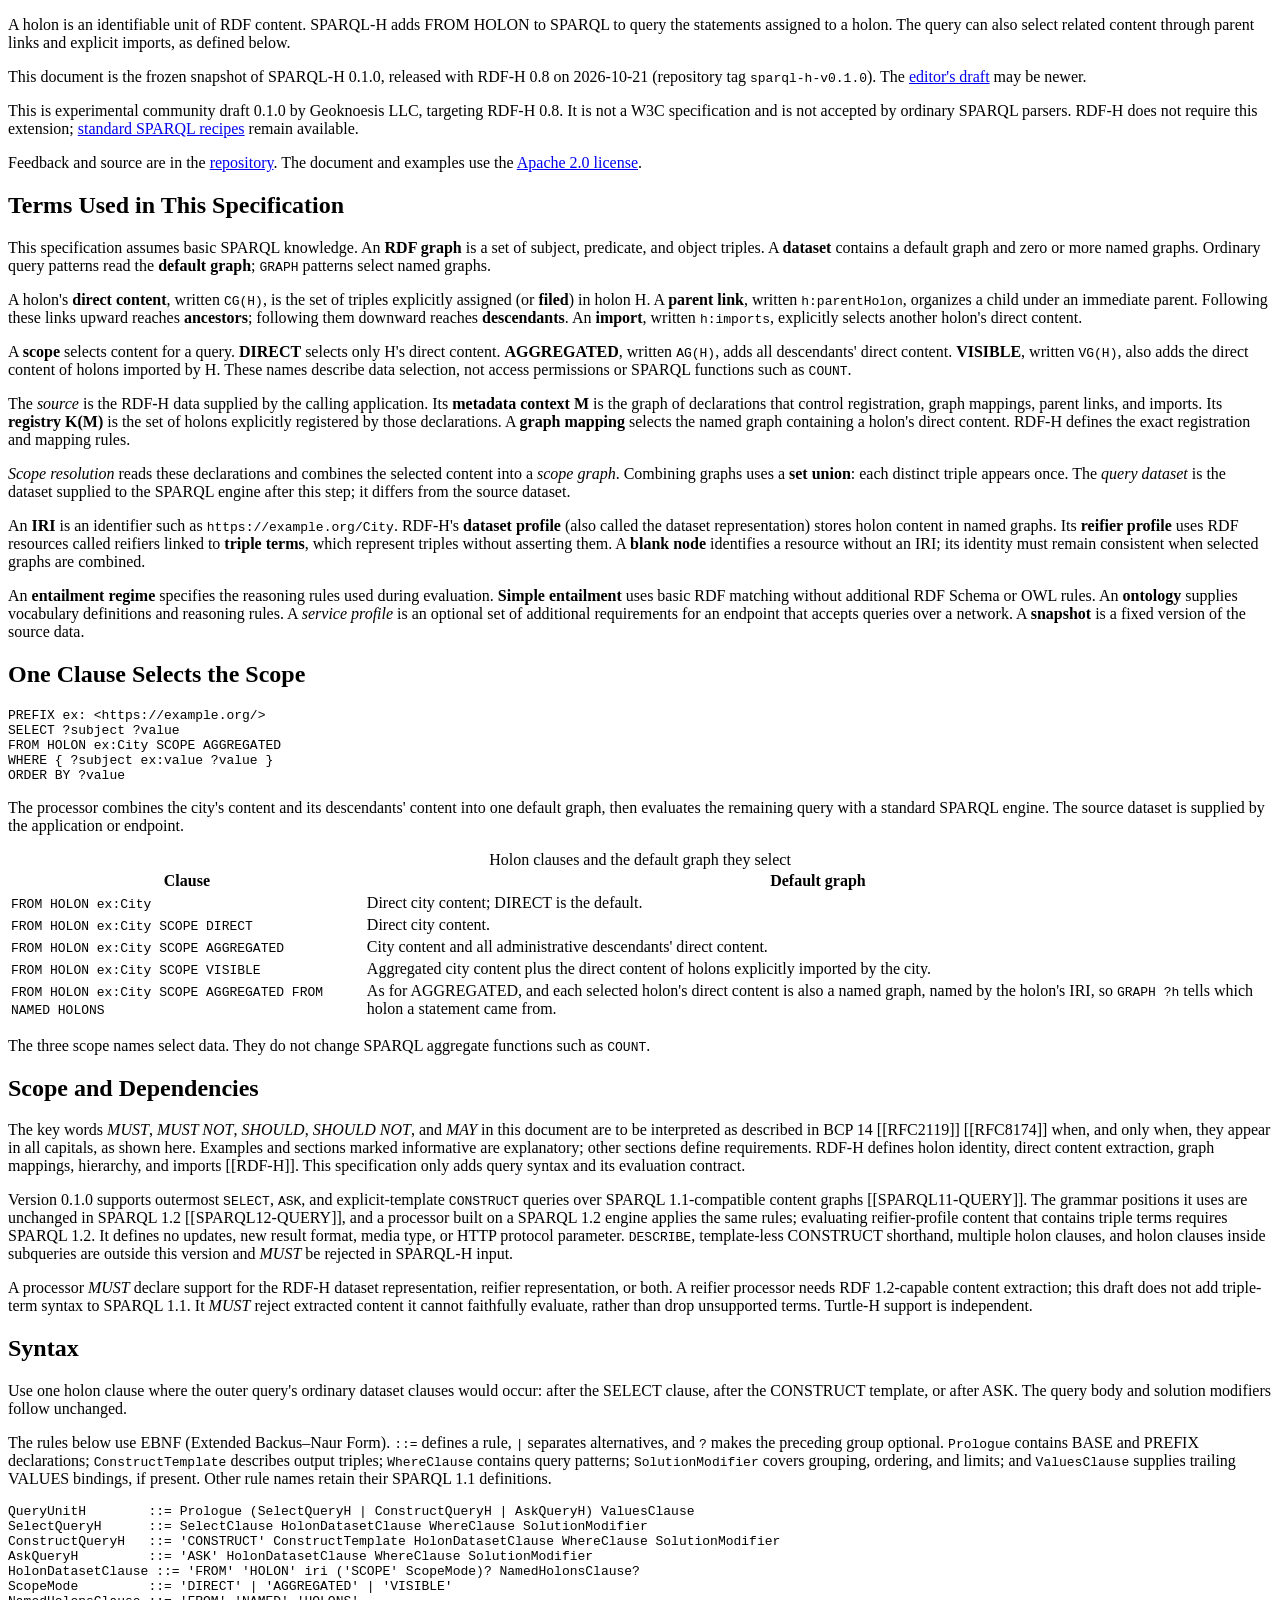
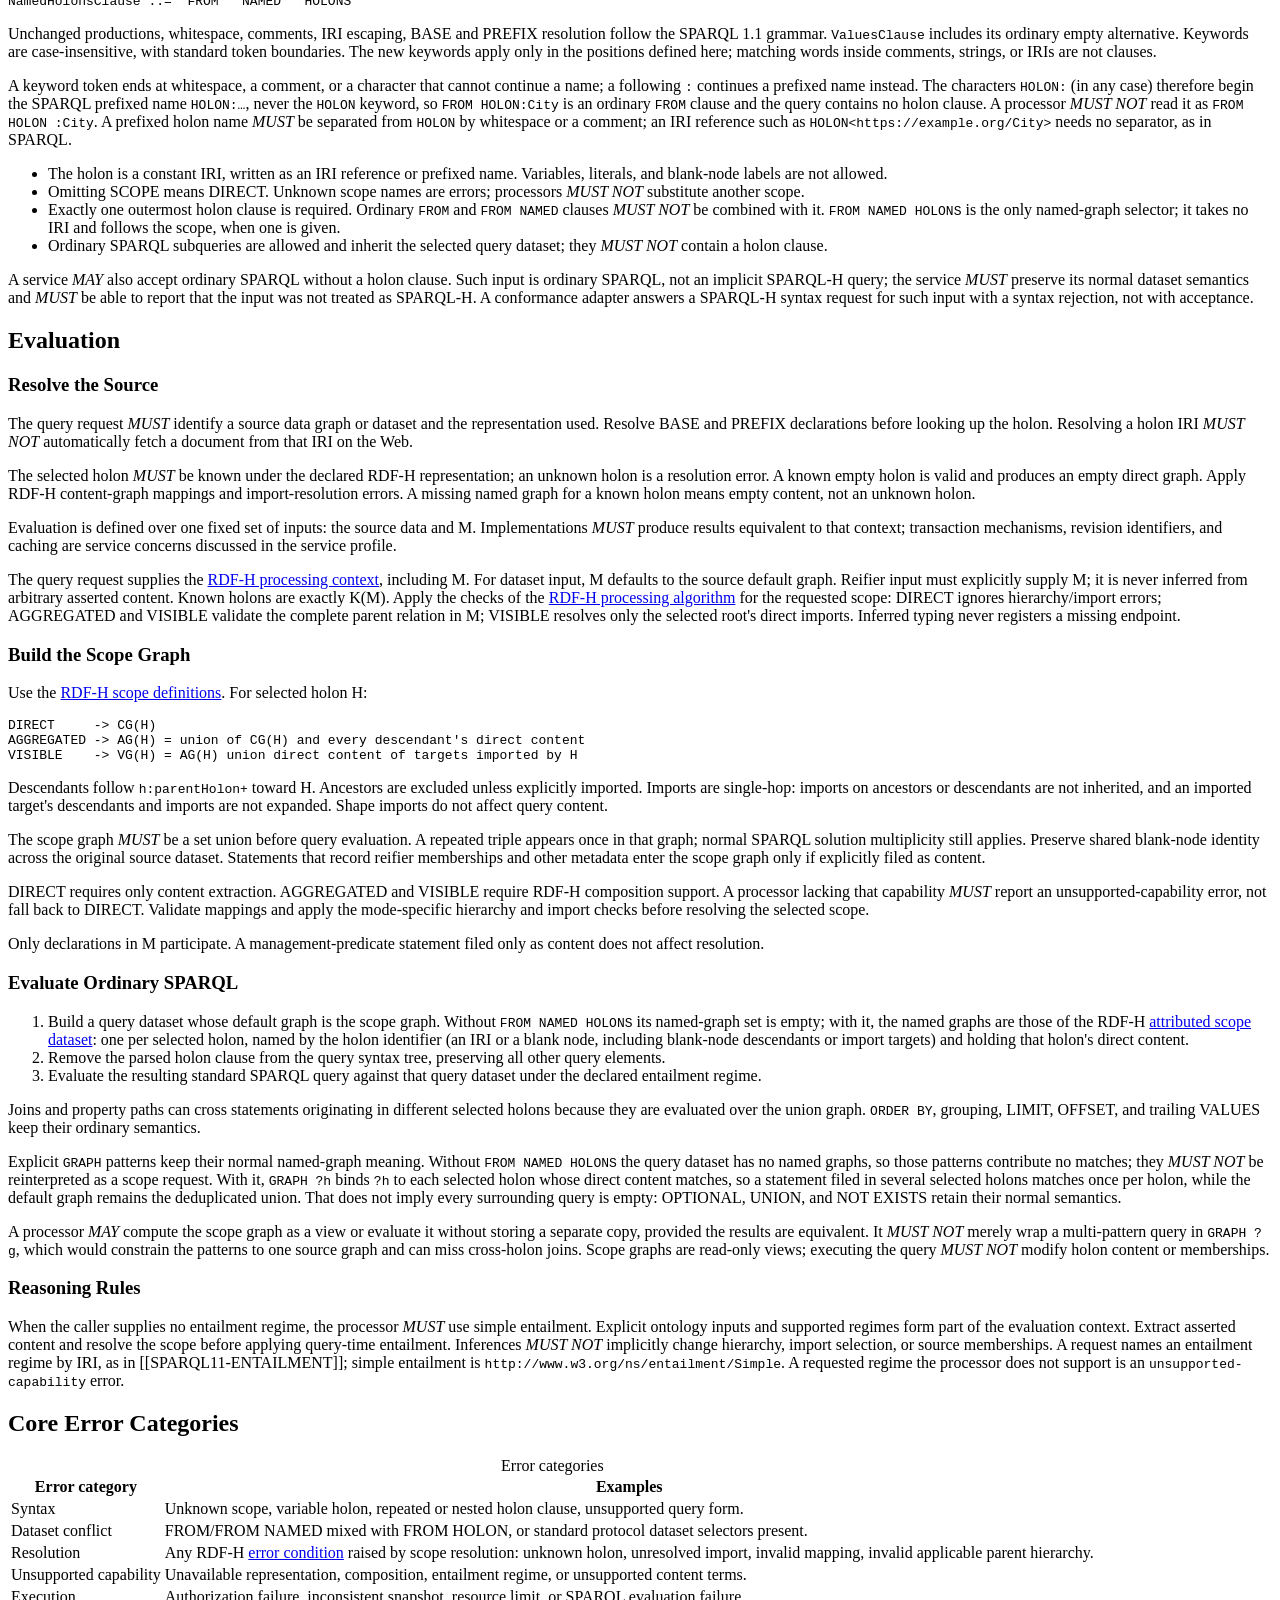
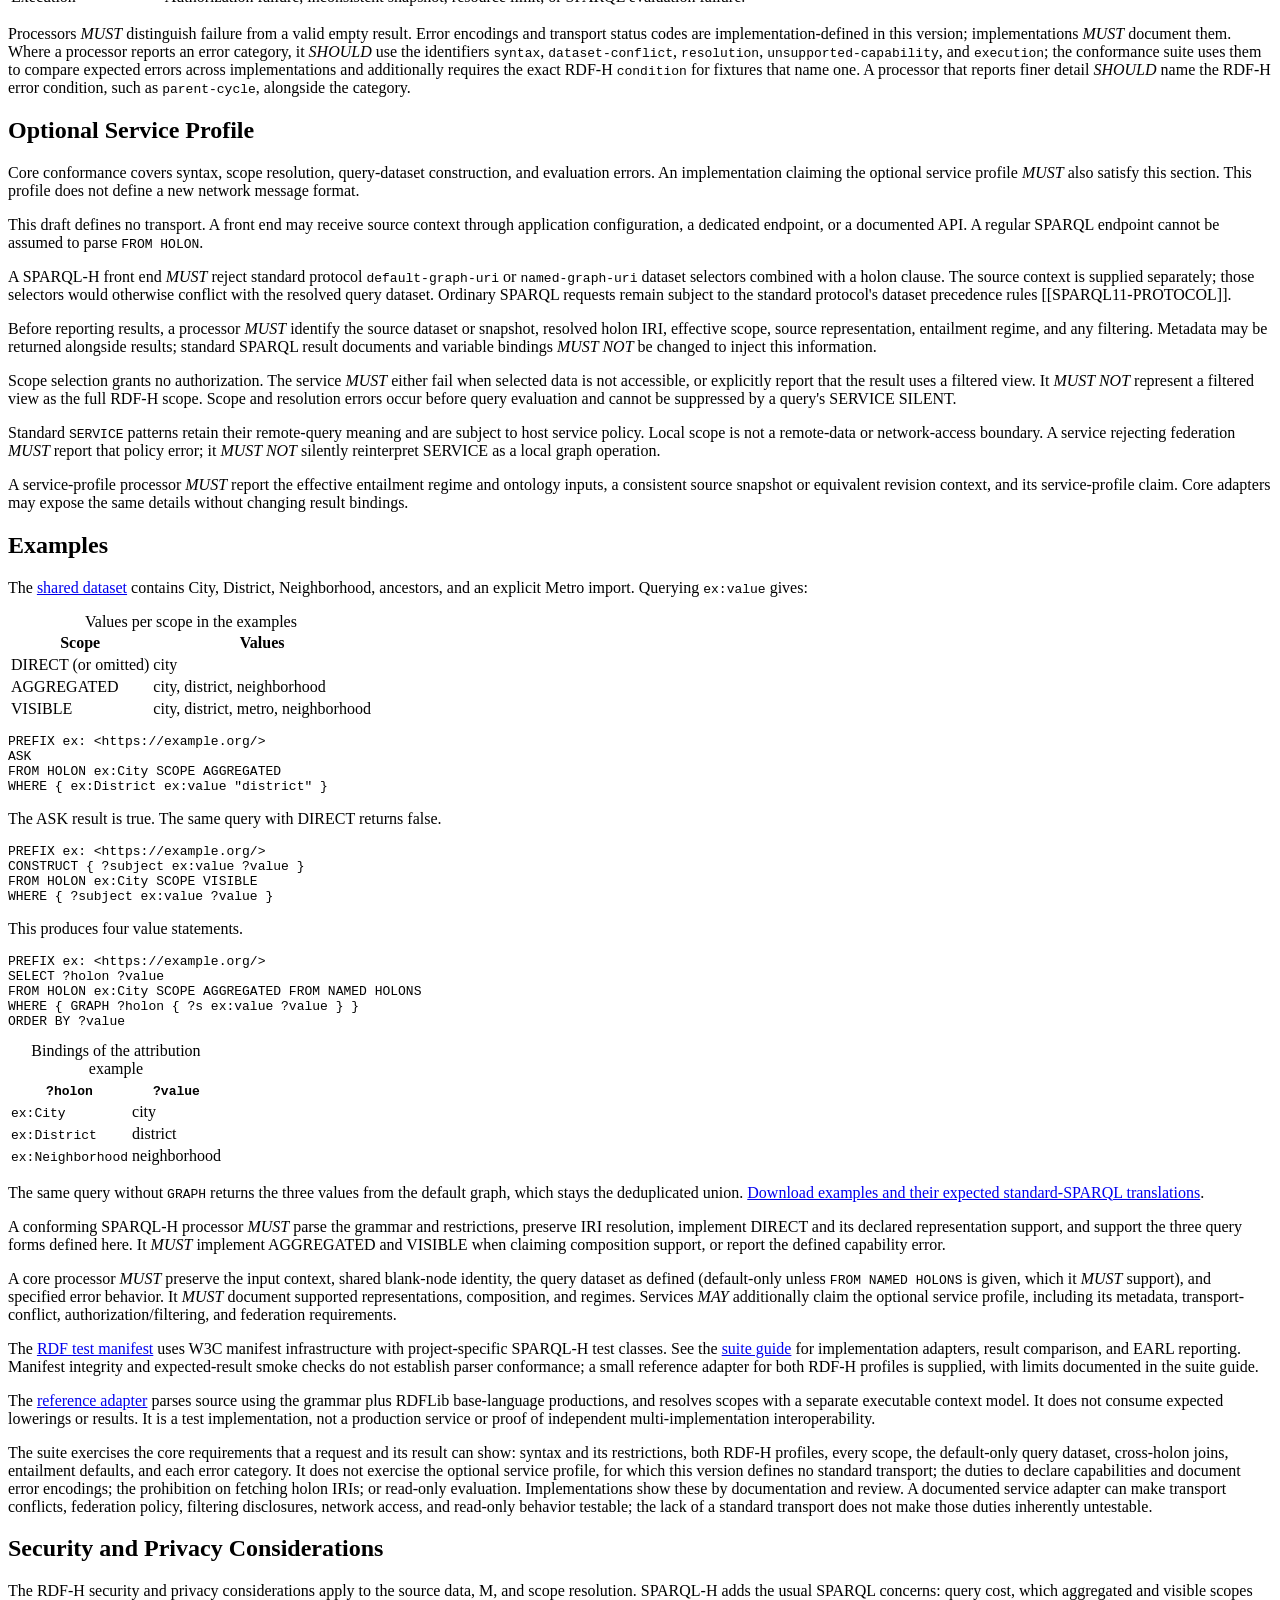
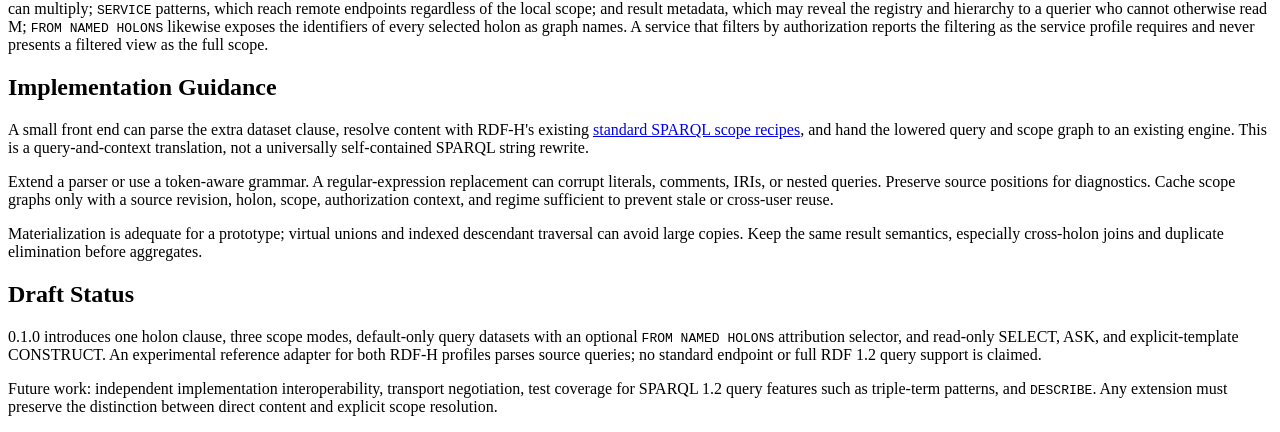
<file: versions/0.8/sparql-h/index.html>
<!DOCTYPE html>

<html lang="en">
<head>
<meta charset="utf-8"/>
<title>SPARQL-H: Holon-Scoped Queries for RDF-H</title>
<script class="remove" src="https://www.w3.org/Tools/respec/respec-w3c"></script>
<script class="remove">
        var respecConfig = {
            testSuiteURI: "https://geoknoesis.github.io/rdf-holon/tests/sparql-h/manifest.ttl",
    "useW3CStyle": true,
    "specStatus": "unofficial",
    "publishDate": "2026-10-21",
    "shortName": "sparql-h",
    "version": "0.1.0",
    "editors": [
        {
            "name": "Stephane Fellah",
            "url": "https://geoknoesis.com",
            "company": "Geoknoesis LLC",
            "companyURL": "https://geoknoesis.com"
        }
    ],
    "github": {
        "repoURL": "https://github.com/geoknoesis/rdf-holon",
        "branch": "main",
        "commitHistoryURL": "https://github.com/geoknoesis/rdf-holon/commits/main/sparql-h/index.html"
    },
    "edDraftURI": "https://geoknoesis.github.io/rdf-holon/sparql-h/",
    "copyrightStart": "2026",
    "localBiblio": {
        "RDF-H": {
            "title": "RDF-H 0.8: Organizing RDF Content into Holons",
            "href": "https://geoknoesis.github.io/rdf-holon/",
            "publisher": "Geoknoesis LLC"
        },
        "SPARQL11-QUERY": {
            "title": "SPARQL 1.1 Query Language",
            "href": "https://www.w3.org/TR/sparql11-query/",
            "publisher": "W3C"
        },
        "SPARQL11-PROTOCOL": {
            "title": "SPARQL 1.1 Protocol",
            "href": "https://www.w3.org/TR/sparql11-protocol/",
            "publisher": "W3C"
        },
        "SPARQL11-ENTAILMENT": {
            "title": "SPARQL 1.1 Entailment Regimes",
            "href": "https://www.w3.org/TR/sparql11-entailment/",
            "publisher": "W3C"
        },
        "RFC8174": {
            "title": "Ambiguity of Uppercase vs Lowercase in RFC 2119 Key Words",
            "href": "https://www.rfc-editor.org/info/rfc8174",
            "publisher": "IETF"
        },
        "SPARQL12-QUERY": {
            "title": "SPARQL 1.2 Query Language",
            "href": "https://www.w3.org/TR/2026/WD-sparql12-query-20261011/",
            "publisher": "W3C",
            "status": "Working Draft",
            "date": "11 October 2026"
        },
        "RFC2119": {
            "title": "Key words for use in RFCs to Indicate Requirement Levels",
            "href": "https://www.rfc-editor.org/rfc/rfc2119",
            "publisher": "IETF"
        }
    },
    "otherLinks": [
        {
            "key": "Source",
            "data": [
                {
                    "value": "Specification source",
                    "href": "https://github.com/geoknoesis/rdf-holon/blob/main/sparql-h/index.html"
                }
            ]
        }
    ]
};
    </script>
</head>
<body>
<section id="abstract">
<p>A holon is an identifiable unit of RDF content. SPARQL-H adds FROM HOLON to SPARQL to query the statements assigned to a holon. The query can also select related content through parent links and explicit imports, as defined below.</p>
</section>
<section id="sotd"><p>This document is the frozen snapshot of SPARQL-H 0.1.0, released with RDF-H 0.8 on 2026-10-21 (repository tag <code>sparql-h-v0.1.0</code>). The <a href="https://geoknoesis.github.io/rdf-holon/sparql-h/">editor's draft</a> may be newer.</p>
<p>This is experimental community draft 0.1.0 by Geoknoesis LLC, targeting RDF-H 0.8.
            It is not a W3C specification and is not accepted by ordinary SPARQL parsers.
            RDF-H does not require this extension; <a href="../#querying">standard SPARQL recipes</a> remain available.</p>
<p>Feedback and source are in the <a href="https://github.com/geoknoesis/rdf-holon">repository</a>.
            The document and examples use the <a href="https://github.com/geoknoesis/rdf-holon/blob/rdf-h-v0.8.0/LICENSE">Apache 2.0 license</a>.</p>
</section>
<section id="terms"><h2>Terms Used in This Specification</h2>
<p>This specification assumes basic SPARQL knowledge. An <strong>RDF graph</strong> is a set of subject, predicate, and object triples. A <strong>dataset</strong> contains a default graph and zero or more named graphs. Ordinary query patterns read the <strong>default graph</strong>; <code>GRAPH</code> patterns select named graphs.</p>
<p>A holon's <strong>direct content</strong>, written <code>CG(H)</code>, is the set of triples explicitly assigned (or <strong>filed</strong>) in holon H. A <strong>parent link</strong>, written <code>h:parentHolon</code>, organizes a child under an immediate parent. Following these links upward reaches <strong>ancestors</strong>; following them downward reaches <strong>descendants</strong>. An <strong>import</strong>, written <code>h:imports</code>, explicitly selects another holon's direct content.</p>
<p>A <strong>scope</strong> selects content for a query. <strong>DIRECT</strong> selects only H's direct content. <strong>AGGREGATED</strong>, written <code>AG(H)</code>, adds all descendants' direct content. <strong>VISIBLE</strong>, written <code>VG(H)</code>, also adds the direct content of holons imported by H. These names describe data selection, not access permissions or SPARQL functions such as <code>COUNT</code>.</p>
<p>The <dfn data-lt="source dataset">source</dfn> is the RDF-H data supplied by the calling application. Its <strong>metadata context M</strong> is the graph of declarations that control registration, graph mappings, parent links, and imports. Its <strong>registry K(M)</strong> is the set of holons explicitly registered by those declarations. A <strong>graph mapping</strong> selects the named graph containing a holon's direct content. RDF-H defines the exact registration and mapping rules.</p>
<p><dfn data-lt="scope resolution">Scope resolution</dfn> reads these declarations and combines the selected content into a <dfn>scope graph</dfn>. Combining graphs uses a <strong>set union</strong>: each distinct triple appears once. The <dfn>query dataset</dfn> is the dataset supplied to the SPARQL engine after this step; it differs from the <a>source dataset</a>.</p>
<p>An <strong>IRI</strong> is an identifier such as <code>https://example.org/City</code>. RDF-H's <strong>dataset profile</strong> (also called the dataset representation) stores holon content in named graphs. Its <strong>reifier profile</strong> uses RDF resources called reifiers linked to <strong>triple terms</strong>, which represent triples without asserting them. A <strong>blank node</strong> identifies a resource without an IRI; its identity must remain consistent when selected graphs are combined.</p>
<p>An <strong>entailment regime</strong> specifies the reasoning rules used during evaluation. <strong>Simple entailment</strong> uses basic RDF matching without additional RDF Schema or OWL rules. An <strong>ontology</strong> supplies vocabulary definitions and reasoning rules. A <dfn>service profile</dfn> is an optional set of additional requirements for an endpoint that accepts queries over a network. A <strong>snapshot</strong> is a fixed version of the source data.</p></section><section class="informative" id="introduction">
<h2>One Clause Selects the Scope</h2>
<pre class="example nohighlight sparql-h" title="One clause selects the scope">PREFIX ex: &lt;https://example.org/&gt;
SELECT ?subject ?value
FROM HOLON ex:City SCOPE AGGREGATED
WHERE { ?subject ex:value ?value }
ORDER BY ?value</pre>
<p>The processor combines the city's content and its descendants' content into one default graph, then evaluates
            the remaining query with a standard SPARQL engine. The <a>source dataset</a> is supplied by the application or endpoint.</p>
<table><caption>Holon clauses and the default graph they select</caption><thead><tr><th>Clause</th><th>Default graph</th></tr></thead><tbody>
<tr><td><code>FROM HOLON ex:City</code></td><td>Direct city content; DIRECT is the default.</td></tr>
<tr><td><code>FROM HOLON ex:City SCOPE DIRECT</code></td><td>Direct city content.</td></tr>
<tr><td><code>FROM HOLON ex:City SCOPE AGGREGATED</code></td><td>City content and all administrative descendants' direct content.</td></tr>
<tr><td><code>FROM HOLON ex:City SCOPE VISIBLE</code></td><td>Aggregated city content plus the direct content of holons explicitly imported by the city.</td></tr>
<tr><td><code>FROM HOLON ex:City SCOPE AGGREGATED FROM NAMED HOLONS</code></td><td>As for AGGREGATED, and each selected holon's direct content is also a named graph, named by the holon's IRI, so <code>GRAPH ?h</code> tells which holon a statement came from.</td></tr>
</tbody></table>
<p>The three scope names select data. They do not change SPARQL aggregate functions such as <code>COUNT</code>.</p>
</section>
<section id="scope">
<h2>Scope and Dependencies</h2>
<p>The key words <em class="rfc2119" title="MUST">MUST</em>, <em class="rfc2119" title="MUST NOT">MUST NOT</em>, <em class="rfc2119" title="SHOULD">SHOULD</em>, <em class="rfc2119" title="SHOULD NOT">SHOULD NOT</em>, and <em class="rfc2119" title="MAY">MAY</em> in this document are to be interpreted as described in BCP 14 [[RFC2119]] [[RFC8174]] when, and only when, they appear in all capitals, as shown here. Examples and sections marked informative
            are explanatory; other sections define requirements. RDF-H defines holon identity, direct content extraction,
            graph mappings, hierarchy, and imports [[RDF-H]]. This specification only adds query syntax and its evaluation contract.</p>
<p>Version 0.1.0 supports outermost <code>SELECT</code>, <code>ASK</code>, and explicit-template <code>CONSTRUCT</code> queries
            over SPARQL 1.1-compatible content graphs [[SPARQL11-QUERY]]. The grammar positions it uses are unchanged in SPARQL 1.2
            [[SPARQL12-QUERY]], and a processor built on a SPARQL 1.2 engine applies the same rules; evaluating reifier-profile content
            that contains triple terms requires SPARQL 1.2. It defines no updates, new result format, media type,
            or HTTP protocol parameter. <code>DESCRIBE</code>, template-less CONSTRUCT shorthand, multiple holon clauses,
            and holon clauses inside subqueries are outside this version and <em class="rfc2119" title="MUST">MUST</em> be rejected in SPARQL-H input.</p>
<p>A processor <em class="rfc2119" title="MUST">MUST</em> declare support for the RDF-H dataset representation, reifier representation, or both.
            A reifier processor needs RDF 1.2-capable content extraction; this draft does not add triple-term syntax to SPARQL 1.1.
            It <em class="rfc2119" title="MUST">MUST</em> reject extracted content it cannot faithfully evaluate, rather than drop unsupported terms.
            Turtle-H support is independent.</p>
</section>
<section id="syntax">
<h2>Syntax</h2>
<p>Use one holon clause where the outer query's ordinary dataset clauses would occur: after the SELECT clause,
            after the CONSTRUCT template, or after ASK. The query body and solution modifiers follow unchanged.</p>
<p>The rules below use EBNF (Extended Backus–Naur Form). <code>::=</code> defines a rule, <code>|</code> separates alternatives, and <code>?</code> makes the preceding group optional. <code>Prologue</code> contains BASE and PREFIX declarations; <code>ConstructTemplate</code> describes output triples; <code>WhereClause</code> contains query patterns; <code>SolutionModifier</code> covers grouping, ordering, and limits; and <code>ValuesClause</code> supplies trailing VALUES bindings, if present. Other rule names retain their SPARQL 1.1 definitions.</p><pre class="nohighlight">QueryUnitH        ::= Prologue (SelectQueryH | ConstructQueryH | AskQueryH) ValuesClause
SelectQueryH      ::= SelectClause HolonDatasetClause WhereClause SolutionModifier
ConstructQueryH   ::= 'CONSTRUCT' ConstructTemplate HolonDatasetClause WhereClause SolutionModifier
AskQueryH         ::= 'ASK' HolonDatasetClause WhereClause SolutionModifier
HolonDatasetClause ::= 'FROM' 'HOLON' iri ('SCOPE' ScopeMode)? NamedHolonsClause?
ScopeMode         ::= 'DIRECT' | 'AGGREGATED' | 'VISIBLE'
NamedHolonsClause ::= 'FROM' 'NAMED' 'HOLONS'</pre>
<p>Unchanged productions, whitespace, comments, IRI escaping, BASE and PREFIX resolution follow the SPARQL 1.1 grammar.
            <code>ValuesClause</code> includes its ordinary empty alternative. Keywords are case-insensitive, with standard token boundaries.
            The new keywords apply only in the positions defined here; matching words inside comments, strings, or IRIs are not clauses.</p>
<p>A keyword token ends at whitespace, a comment, or a character that cannot continue a name; a following <code>:</code>
            continues a prefixed name instead. The characters <code>HOLON:</code> (in any case) therefore begin the SPARQL prefixed name
            <code>HOLON:…</code>, never the <code>HOLON</code> keyword, so <code>FROM HOLON:City</code> is an ordinary <code>FROM</code>
            clause and the query contains no holon clause. A processor <em class="rfc2119" title="MUST NOT">MUST NOT</em> read it as
            <code>FROM HOLON :City</code>. A prefixed holon name <em class="rfc2119" title="MUST">MUST</em> be separated from <code>HOLON</code>
            by whitespace or a comment; an IRI reference such as <code>HOLON&lt;https://example.org/City&gt;</code> needs no separator, as in SPARQL.</p>
<ul>
<li>The holon is a constant IRI, written as an IRI reference or prefixed name. Variables, literals, and blank-node labels are not allowed.</li>
<li>Omitting SCOPE means DIRECT. Unknown scope names are errors; processors <em class="rfc2119" title="MUST NOT">MUST NOT</em> substitute another scope.</li>
<li>Exactly one outermost holon clause is required. Ordinary <code>FROM</code> and <code>FROM NAMED</code> clauses <em class="rfc2119" title="MUST NOT">MUST NOT</em> be combined with it. <code>FROM NAMED HOLONS</code> is the only named-graph selector; it takes no IRI and follows the scope, when one is given.</li>
<li>Ordinary SPARQL subqueries are allowed and inherit the selected <a>query dataset</a>; they <em class="rfc2119" title="MUST NOT">MUST NOT</em> contain a holon clause.</li>
</ul>
<p>A service <em class="rfc2119" title="MAY">MAY</em> also accept ordinary SPARQL without a holon clause. Such input is ordinary SPARQL, not an implicit
            SPARQL-H query; the service <em class="rfc2119" title="MUST">MUST</em> preserve its normal dataset semantics and <em class="rfc2119" title="MUST">MUST</em> be able to report that the input was not treated as SPARQL-H. A conformance adapter answers a SPARQL-H syntax request for such input with a syntax rejection, not with acceptance.</p>
</section>
<section id="evaluation">
<h2>Evaluation</h2>
<section id="source-dataset">
<h3>Resolve the Source</h3>
<p>The query request <em class="rfc2119" title="MUST">MUST</em> identify a source data graph or dataset and the representation used. Resolve BASE and PREFIX declarations
                before looking up the holon. Resolving a holon IRI <em class="rfc2119" title="MUST NOT">MUST NOT</em> automatically fetch a document from that IRI on the Web.</p>
<p>The selected holon <em class="rfc2119" title="MUST">MUST</em> be known under the declared RDF-H representation; an unknown holon is a resolution error.
                A known empty holon is valid and produces an empty direct graph. Apply RDF-H content-graph mappings and import-resolution errors.
                A missing named graph for a known holon means empty content, not an unknown holon.</p>
<p>Evaluation is defined over one fixed set of inputs: the source data and M. Implementations <em class="rfc2119" title="MUST">MUST</em> produce results equivalent to that context; transaction mechanisms, revision identifiers, and caching are service concerns discussed in the <a>service profile</a>.</p>
<p>The query request supplies the <a href="../#dataset-resolution">RDF-H processing context</a>, including M.
For dataset input, M defaults to the source default graph. Reifier input must explicitly supply M; it is never inferred from arbitrary asserted content.
Known holons are exactly K(M). Apply the checks of the <a href="../#processing-model">RDF-H processing algorithm</a> for the requested scope: DIRECT ignores hierarchy/import errors; AGGREGATED and VISIBLE validate the complete parent relation in M;
VISIBLE resolves only the selected root's direct imports. Inferred typing never registers a missing endpoint.</p></section>
<section id="scope-resolution">
<h3>Build the Scope Graph</h3>
<p>Use the <a href="../#step-scope">RDF-H scope definitions</a>. For selected holon H:</p>
<pre class="nohighlight">DIRECT     -&gt; CG(H)
AGGREGATED -&gt; AG(H) = union of CG(H) and every descendant's direct content
VISIBLE    -&gt; VG(H) = AG(H) union direct content of targets imported by H</pre>
<p>Descendants follow <code>h:parentHolon+</code> toward H. Ancestors are excluded unless explicitly imported.
                Imports are single-hop: imports on ancestors or descendants are not inherited, and an imported target's descendants
                and imports are not expanded. Shape imports do not affect query content.</p>
<p>The <a>scope graph</a> <em class="rfc2119" title="MUST">MUST</em> be a set union before query evaluation. A repeated triple appears once in that graph;
                normal SPARQL solution multiplicity still applies. Preserve shared blank-node identity across the original <a>source dataset</a>.
                Statements that record reifier memberships and other metadata enter the scope graph only if explicitly filed as content.</p>
<p>DIRECT requires only content extraction. AGGREGATED and VISIBLE require RDF-H composition support.
                A processor lacking that capability <em class="rfc2119" title="MUST">MUST</em> report an unsupported-capability error, not fall back to DIRECT.
                Validate mappings and apply the mode-specific hierarchy and import checks before resolving the selected scope.</p>
<p>Only declarations in M participate. A management-predicate statement filed only as content does not affect resolution.</p></section>
<section id="query-dataset">
<h3>Evaluate Ordinary SPARQL</h3>
<ol>
<li>Build a <a>query dataset</a> whose default graph is the <a>scope graph</a>. Without <code>FROM NAMED HOLONS</code> its named-graph set is empty; with it, the named graphs are those of the RDF-H <a href="../#dfn-attributed-scope-dataset">attributed scope dataset</a>: one per selected holon, named by the holon identifier (an IRI or a blank node, including blank-node descendants or import targets) and holding that holon's direct content.</li>
<li>Remove the parsed holon clause from the query syntax tree, preserving all other query elements.</li>
<li>Evaluate the resulting standard SPARQL query against that query dataset under the declared entailment regime.</li>
</ol>
<p>Joins and property paths can cross statements originating in different selected holons because they are evaluated
                over the union graph. <code>ORDER BY</code>, grouping, LIMIT, OFFSET, and trailing VALUES keep their ordinary semantics.</p>
<p>Explicit <code>GRAPH</code> patterns keep their normal named-graph meaning. Without <code>FROM NAMED HOLONS</code> the
                query dataset has no named graphs, so those patterns contribute no matches; they <em class="rfc2119" title="MUST NOT">MUST NOT</em> be reinterpreted as a scope request.
                With it, <code>GRAPH ?h</code> binds <code>?h</code> to each selected holon whose direct content matches, so a statement filed in several selected holons matches once per holon, while the default graph remains the deduplicated union.
                That does not imply every surrounding query is empty: OPTIONAL, UNION, and NOT EXISTS retain their normal semantics.</p>
<p>A processor <em class="rfc2119" title="MAY">MAY</em> compute the scope graph as a view or evaluate it without storing a separate copy, provided the results are equivalent.
                It <em class="rfc2119" title="MUST NOT">MUST NOT</em> merely wrap a multi-pattern query in <code>GRAPH ?g</code>, which would constrain the patterns to one source graph
                and can miss cross-holon joins. Scope graphs are read-only views; executing the query <em class="rfc2119" title="MUST NOT">MUST NOT</em> modify holon content or memberships.</p>
</section>
<section id="entailment">
<h3>Reasoning Rules</h3>
<p>When the caller supplies no entailment regime, the processor <em class="rfc2119" title="MUST">MUST</em> use simple entailment. Explicit ontology inputs and supported regimes form part of the evaluation context.
                Extract asserted content and resolve the scope before applying query-time entailment. Inferences <em class="rfc2119" title="MUST NOT">MUST NOT</em> implicitly change
                hierarchy, import selection, or source memberships. A request names an entailment regime by IRI, as in
                [[SPARQL11-ENTAILMENT]]; simple entailment is <code>http://www.w3.org/ns/entailment/Simple</code>.
                A requested regime the processor does not support is an <code>unsupported-capability</code> error.</p>
</section>
</section>
<section id="errors"><h2>Core Error Categories</h2><table><caption>Error categories</caption><thead><tr><th>Error category</th><th>Examples</th></tr></thead><tbody>
<tr><td>Syntax</td><td>Unknown scope, variable holon, repeated or nested holon clause, unsupported query form.</td></tr>
<tr><td>Dataset conflict</td><td>FROM/FROM NAMED mixed with FROM HOLON, or standard protocol dataset selectors present.</td></tr>
<tr><td>Resolution</td><td>Any RDF-H <a href="../#error-conditions">error condition</a> raised by <a>scope resolution</a>: unknown holon, unresolved import, invalid mapping, invalid applicable parent hierarchy.</td></tr>
<tr><td>Unsupported capability</td><td>Unavailable representation, composition, entailment regime, or unsupported content terms.</td></tr>
<tr><td>Execution</td><td>Authorization failure, inconsistent snapshot, resource limit, or SPARQL evaluation failure.</td></tr>
</tbody></table><p>Processors <em class="rfc2119" title="MUST">MUST</em> distinguish failure from a valid empty result. Error encodings and transport status codes are implementation-defined
            in this version; implementations <em class="rfc2119" title="MUST">MUST</em> document them. Where a processor reports
            an error category, it <em class="rfc2119" title="SHOULD">SHOULD</em> use the identifiers <code>syntax</code>,
            <code>dataset-conflict</code>, <code>resolution</code>, <code>unsupported-capability</code>, and <code>execution</code>;
            the conformance suite uses them to compare expected errors across implementations and additionally requires the exact RDF-H <code>condition</code> for fixtures that name one. A processor that reports finer detail
            <em class="rfc2119" title="SHOULD">SHOULD</em> name the RDF-H error condition, such as <code>parent-cycle</code>, alongside the category.</p></section><section id="protocol">
<h2>Optional Service Profile</h2>
<p>Core conformance covers syntax, <a>scope resolution</a>, query-dataset construction, and evaluation errors. An implementation claiming the optional <a>service profile</a> <em class="rfc2119" title="MUST">MUST</em> also satisfy this section. This profile does not define a new network message format.</p><p>This draft defines no transport. A front end may receive source context through application configuration, a dedicated endpoint,
            or a documented API. A regular SPARQL endpoint cannot be assumed to parse <code>FROM HOLON</code>.</p>
<p>A SPARQL-H front end <em class="rfc2119" title="MUST">MUST</em> reject standard protocol <code>default-graph-uri</code> or <code>named-graph-uri</code> dataset selectors
            combined with a holon clause. The source context is supplied separately; those selectors would otherwise conflict with the resolved <a>query dataset</a>.
            Ordinary SPARQL requests remain subject to the standard protocol's dataset precedence rules [[SPARQL11-PROTOCOL]].</p>
<p>Before reporting results, a processor <em class="rfc2119" title="MUST">MUST</em> identify the <a>source dataset</a> or snapshot, resolved holon IRI, effective scope,
            source representation, entailment regime, and any filtering. Metadata may be returned alongside results; standard SPARQL
            result documents and variable bindings <em class="rfc2119" title="MUST NOT">MUST NOT</em> be changed to inject this information.</p>
<p>Scope selection grants no authorization. The service <em class="rfc2119" title="MUST">MUST</em> either fail when selected data is not accessible, or explicitly
                report that the result uses a filtered view. It <em class="rfc2119" title="MUST NOT">MUST NOT</em> represent a filtered view as the full RDF-H scope.
                Scope and resolution errors occur before query evaluation and cannot be suppressed by a query's SERVICE SILENT.</p><p>Standard <code>SERVICE</code> patterns retain their remote-query meaning and are subject to host service policy.
                Local scope is not a remote-data or network-access boundary. A service rejecting federation <em class="rfc2119" title="MUST">MUST</em> report that policy error;
                it <em class="rfc2119" title="MUST NOT">MUST NOT</em> silently reinterpret SERVICE as a local graph operation.</p><p>A service-profile processor <em class="rfc2119" title="MUST">MUST</em> report the effective entailment regime and ontology inputs, a consistent source snapshot or equivalent revision context, and its service-profile claim. Core adapters may expose the same details without changing result bindings.</p></section>
<section class="informative" id="examples">
<h2>Examples</h2>
<p>The <a href="https://github.com/geoknoesis/rdf-holon/blob/rdf-h-v0.8.0/examples/rdf-h/composition/scopes.trig">shared dataset</a> contains City, District, Neighborhood, ancestors,
            and an explicit Metro import. Querying <code>ex:value</code> gives:</p>
<table><caption>Values per scope in the examples</caption><thead><tr><th>Scope</th><th>Values</th></tr></thead><tbody>
<tr><td>DIRECT (or omitted)</td><td>city</td></tr>
<tr><td>AGGREGATED</td><td>city, district, neighborhood</td></tr>
<tr><td>VISIBLE</td><td>city, district, metro, neighborhood</td></tr>
</tbody></table>
<pre class="example nohighlight sparql-h" title="ASK over the aggregated scope">PREFIX ex: &lt;https://example.org/&gt;
ASK
FROM HOLON ex:City SCOPE AGGREGATED
WHERE { ex:District ex:value "district" }</pre>
<p>The ASK result is true. The same query with DIRECT returns false.</p>
<pre class="example nohighlight sparql-h" title="CONSTRUCT over the visible scope">PREFIX ex: &lt;https://example.org/&gt;
CONSTRUCT { ?subject ex:value ?value }
FROM HOLON ex:City SCOPE VISIBLE
WHERE { ?subject ex:value ?value }</pre>
<p>This produces four value statements.</p>
<pre class="example nohighlight sparql-h" title="Attributing statements to holons with FROM NAMED HOLONS">PREFIX ex: &lt;https://example.org/&gt;
SELECT ?holon ?value
FROM HOLON ex:City SCOPE AGGREGATED FROM NAMED HOLONS
WHERE { GRAPH ?holon { ?s ex:value ?value } }
ORDER BY ?value</pre>
<table><caption>Bindings of the attribution example</caption><thead><tr><th><code>?holon</code></th><th><code>?value</code></th></tr></thead><tbody>
<tr><td><code>ex:City</code></td><td>city</td></tr>
<tr><td><code>ex:District</code></td><td>district</td></tr>
<tr><td><code>ex:Neighborhood</code></td><td>neighborhood</td></tr>
</tbody></table>
<p>The same query without <code>GRAPH</code> returns the three values from the default graph, which stays the deduplicated union. <a href="https://github.com/geoknoesis/rdf-holon/tree/rdf-h-v0.8.0/examples/sparql-h">Download examples and their expected standard-SPARQL translations</a>.</p>
</section>
<section id="conformance">
<p>A conforming SPARQL-H processor <em class="rfc2119" title="MUST">MUST</em> parse the grammar and restrictions, preserve IRI resolution,
            implement DIRECT and its declared representation support, and support the three query forms defined here.
            It <em class="rfc2119" title="MUST">MUST</em> implement AGGREGATED and VISIBLE when claiming composition support, or report the defined capability error.</p>
<p>A core processor <em class="rfc2119" title="MUST">MUST</em> preserve the input context, shared blank-node identity, the <a>query dataset</a> as defined (default-only unless <code>FROM NAMED HOLONS</code> is given, which it <em class="rfc2119" title="MUST">MUST</em> support), and specified error behavior. It <em class="rfc2119" title="MUST">MUST</em> document supported representations, composition, and regimes. Services <em class="rfc2119" title="MAY">MAY</em> additionally claim the optional <a>service profile</a>, including its metadata, transport-conflict, authorization/filtering, and federation requirements.</p>
<p>The <a href="https://github.com/geoknoesis/rdf-holon/blob/rdf-h-v0.8.0/tests/sparql-h/manifest.ttl">RDF test manifest</a> uses W3C manifest infrastructure with project-specific SPARQL-H test classes.
See the <a href="https://github.com/geoknoesis/rdf-holon/blob/rdf-h-v0.8.0/tests/README.md">suite guide</a> for implementation adapters, result comparison, and EARL reporting.
Manifest integrity and expected-result smoke checks do not establish parser conformance; a small reference adapter for both RDF-H profiles is supplied, with limits documented in the suite guide.</p><p>The <a href="https://github.com/geoknoesis/rdf-holon/blob/rdf-h-v0.8.0/tests/reference_sparql_h.py">reference adapter</a> parses source using the grammar plus RDFLib base-language productions, and resolves scopes with a separate executable context model. It does not consume expected lowerings or results. It is a test implementation, not a production service or proof of independent multi-implementation interoperability.</p>
<p>The suite exercises the core requirements that a request and its result can show: syntax and its restrictions, both RDF-H profiles, every scope, the default-only query dataset, cross-holon joins, entailment defaults, and each error category. It does not exercise the optional <a>service profile</a>, for which this version defines no standard transport; the duties to declare capabilities and document error encodings; the prohibition on fetching holon IRIs; or read-only evaluation. Implementations show these by documentation and review. A documented service adapter can make transport conflicts, federation policy, filtering disclosures, network access, and read-only behavior testable; the lack of a standard transport does not make those duties inherently untestable.</p></section>
<section class="informative" id="security">
<h2>Security and Privacy Considerations</h2>
<p>The RDF-H security and privacy considerations apply to the source data, M, and <a>scope resolution</a>. SPARQL-H adds the usual SPARQL concerns: query cost, which aggregated and visible scopes can multiply; <code>SERVICE</code> patterns, which reach remote endpoints regardless of the local scope; and result metadata, which may reveal the registry and hierarchy to a querier who cannot otherwise read M; <code>FROM NAMED HOLONS</code> likewise exposes the identifiers of every selected holon as graph names. A service that filters by authorization reports the filtering as the <a>service profile</a> requires and never presents a filtered view as the full scope.</p>
</section>
<section class="informative appendix" id="implementation">
<h2>Implementation Guidance</h2>
<p>A small front end can parse the extra dataset clause, resolve content with RDF-H's existing
            <a href="https://github.com/geoknoesis/rdf-holon/tree/rdf-h-v0.8.0/examples/rdf-h/composition/queries">standard SPARQL scope recipes</a>, and hand the lowered query and <a>scope graph</a> to an existing engine.
            This is a query-and-context translation, not a universally self-contained SPARQL string rewrite.</p>
<p>Extend a parser or use a token-aware grammar. A regular-expression replacement can corrupt literals, comments,
            IRIs, or nested queries. Preserve source positions for diagnostics. Cache scope graphs only with a source revision,
            holon, scope, authorization context, and regime sufficient to prevent stale or cross-user reuse.</p>
<p>Materialization is adequate for a prototype; virtual unions and indexed descendant traversal can avoid large copies.
            Keep the same result semantics, especially cross-holon joins and duplicate elimination before aggregates.</p>
</section>
<section class="informative appendix" id="changelog">
<h2>Draft Status</h2>
<p>0.1.0 introduces one holon clause, three scope modes, default-only query datasets with an optional <code>FROM NAMED HOLONS</code> attribution selector, and read-only SELECT, ASK,
            and explicit-template CONSTRUCT. An experimental reference adapter for both RDF-H profiles parses source queries; no standard endpoint or full RDF 1.2 query support is claimed.</p>
<p>Future work: independent implementation interoperability, transport negotiation, test coverage for SPARQL 1.2 query features such as triple-term patterns, and <code>DESCRIBE</code>.
            Any extension must preserve the distinction between direct content and explicit <a>scope resolution</a>.</p>
</section>
</body>
</html>
</file>
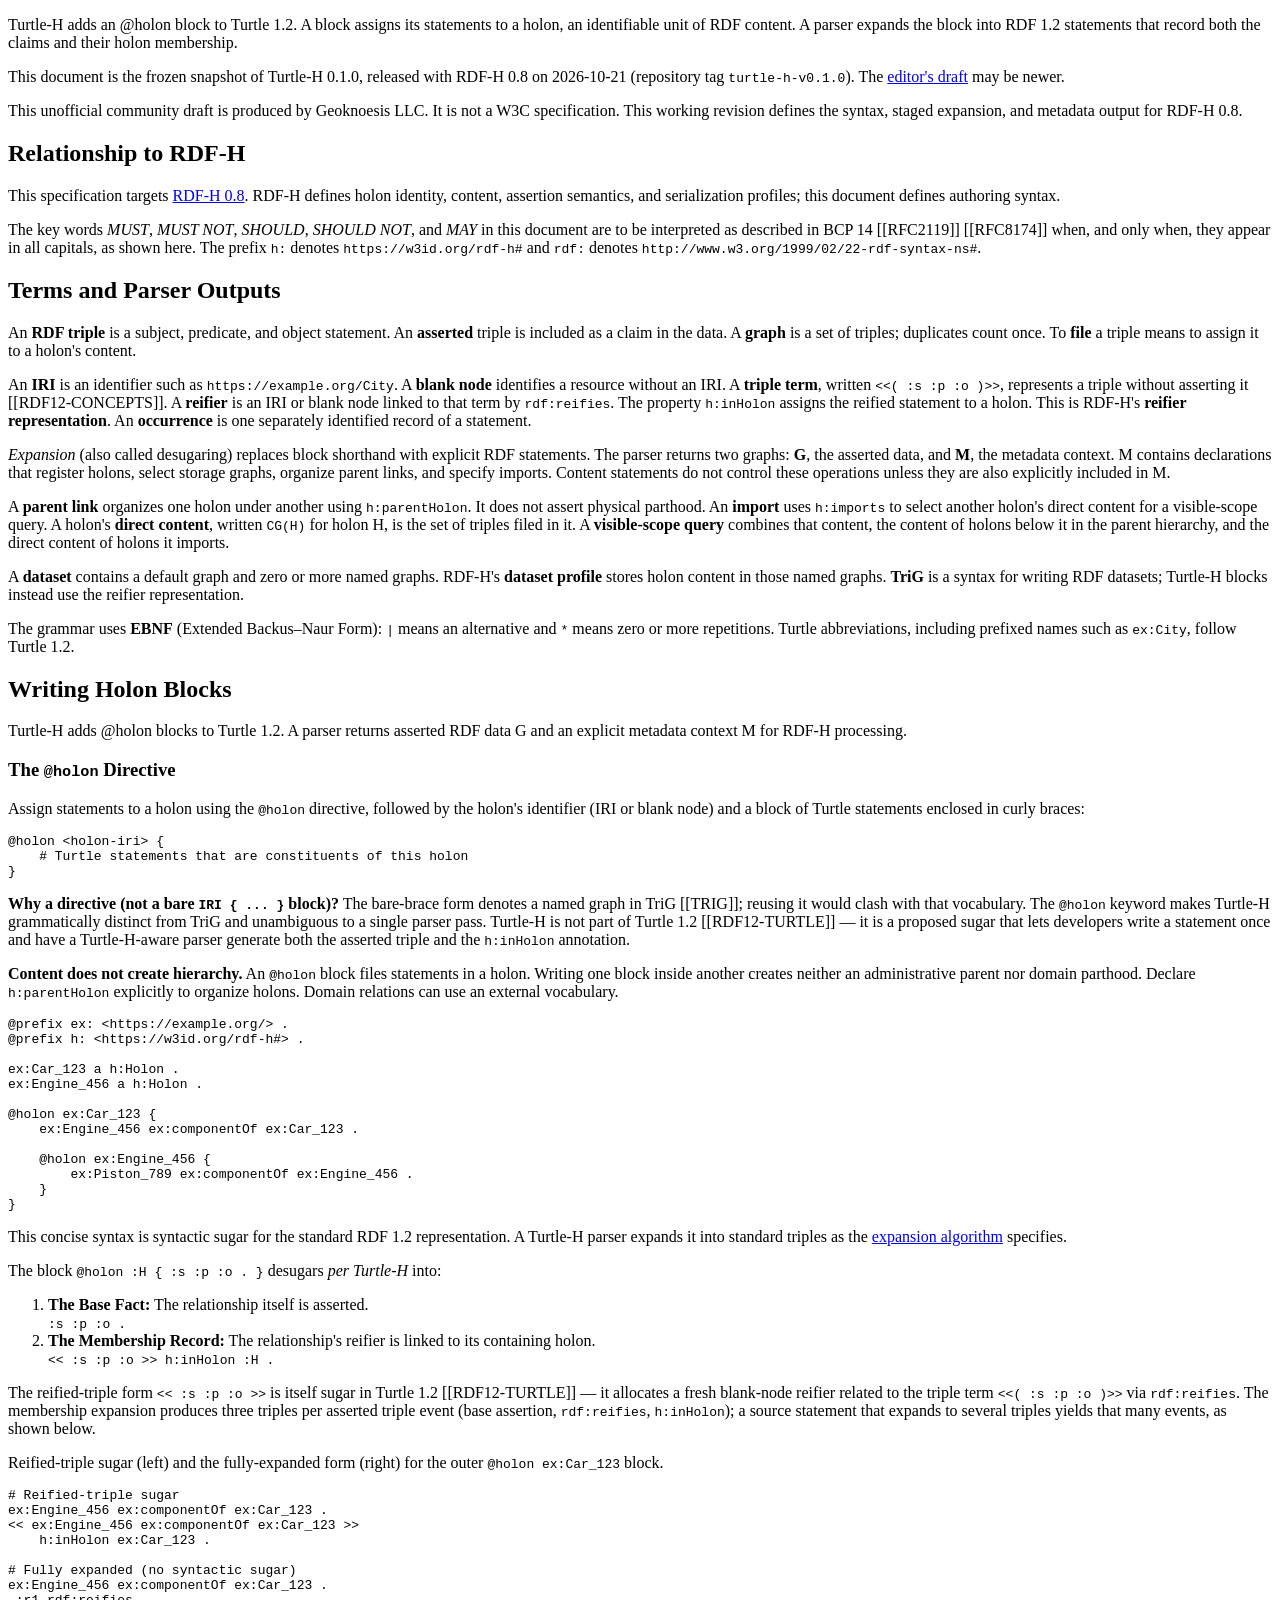
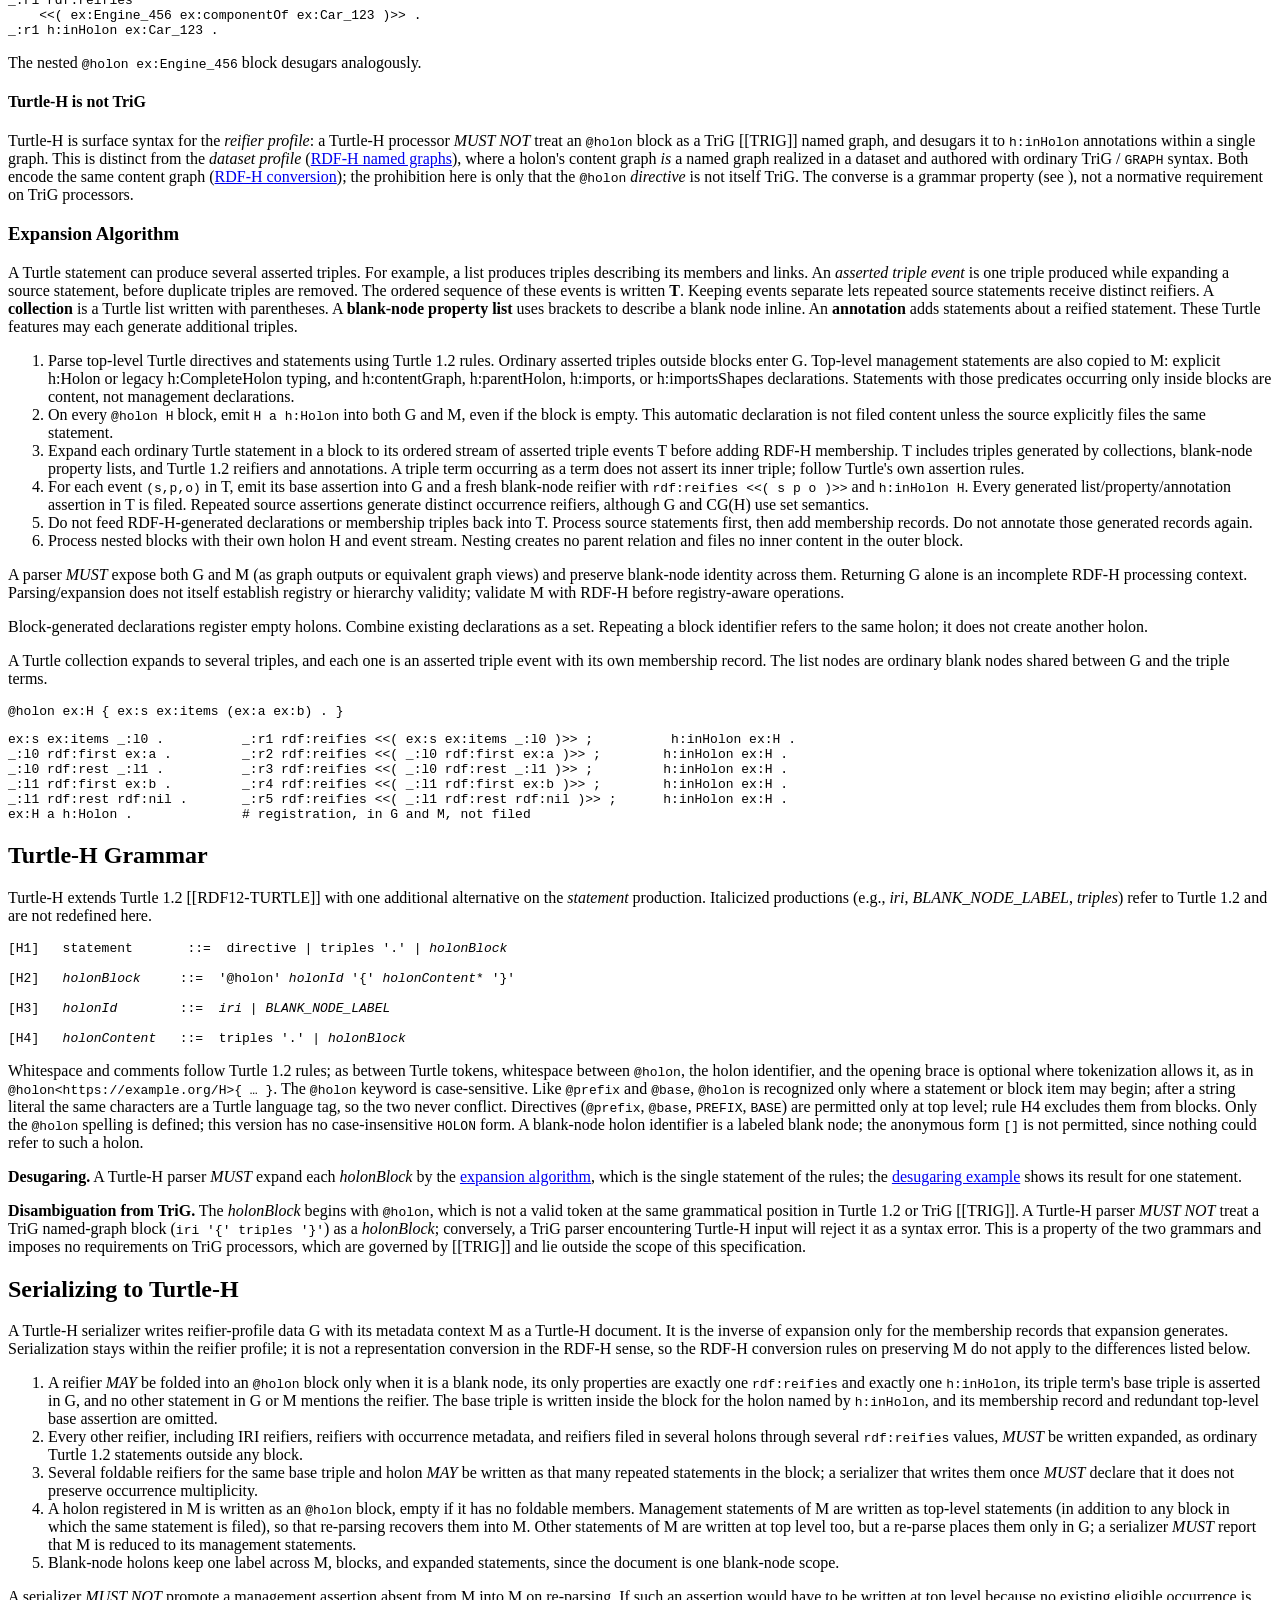
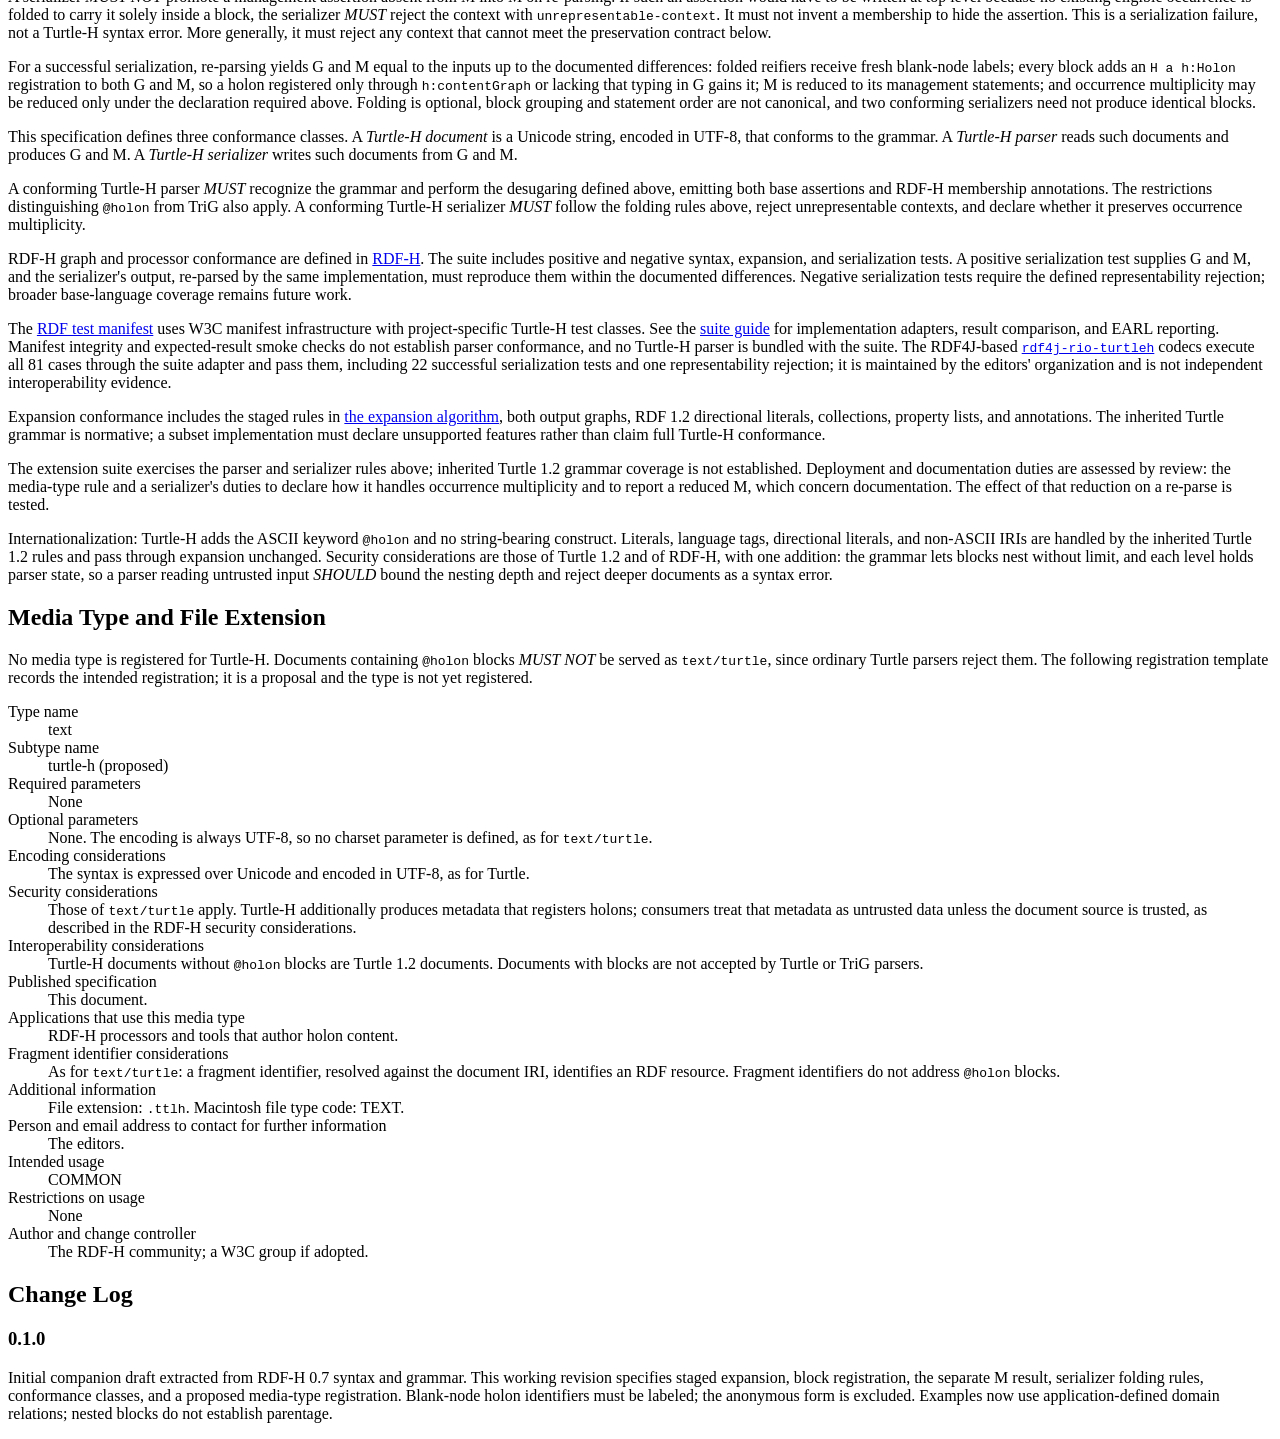
<file: versions/0.8/turtle-h/index.html>
<!DOCTYPE html>

<html lang="en">
<head>
<meta charset="utf-8"/>
<title>Turtle-H: A Surface Syntax for RDF-H</title>
<script class="remove" src="https://www.w3.org/Tools/respec/respec-w3c"></script>
<script class="remove">
        /* ReSpec configuration */
        var respecConfig = {
            testSuiteURI: "https://geoknoesis.github.io/rdf-holon/tests/turtle-h/manifest.ttl",
            // Use the standard W3C ReSpec presentation.
            useW3CStyle: true,
            specStatus: "unofficial",
            publishDate: "2026-10-21",

            // General Metadata
            shortName: "turtle-h",
            editors: [{
                name: "Stephane Fellah",
                url: "https://geoknoesis.com",
                company: "Geoknoesis LLC",
                companyURL: "https://geoknoesis.com"
            }],
            version: "0.1.0",
            github: {
                repoURL: "https://github.com/geoknoesis/rdf-holon",
                branch: "main",
                commitHistoryURL: "https://github.com/geoknoesis/rdf-holon/commits/main/turtle-h/index.html"
            },
            edDraftURI: "https://geoknoesis.github.io/rdf-holon/turtle-h/",
            copyrightStart: "2025",
            localBiblio: {
                "RDF12-CONCEPTS": {
                    title: "RDF 1.2 Concepts and Abstract Syntax",
                    href: "https://www.w3.org/TR/2026/CR-rdf12-concepts-20260407/",
                    publisher: "W3C",
                    status: "Candidate Recommendation Snapshot",
                    date: "7 April 2026"
                },
                "RDF12-TURTLE": {
                    title: "RDF 1.2 Turtle",
                    href: "https://www.w3.org/TR/2026/WD-rdf12-turtle-20261007/",
                    publisher: "W3C",
                    status: "Working Draft",
                    date: "7 October 2026"
                },
                "TRIG": {
                    title: "RDF 1.1 TriG",
                    href: "https://www.w3.org/TR/trig/",
                    publisher: "W3C"
                },
                "RFC8174": {
                    title: "Ambiguity of Uppercase vs Lowercase in RFC 2119 Key Words",
                    href: "https://www.rfc-editor.org/info/rfc8174",
                    authors: ["B. Leiba"],
                    date: "May 2017",
                    publisher: "IETF"
                },
                "RFC2119": {
                    title: "Key words for use in RFCs to Indicate Requirement Levels",
                    href: "https://www.rfc-editor.org/info/rfc2119",
                    authors: ["S. Bradner"],
                    date: "March 1997",
                    publisher: "IETF"
                }
            },
            otherLinks: [{
                key: "Version control",
                data: [{
                    value: "GitHub Repository",
                    href: "https://github.com/geoknoesis/rdf-holon"
                }, {
                    value: "Specification source",
                    href: "https://github.com/geoknoesis/rdf-holon/blob/main/turtle-h/index.html"
                }]
            }]
        };
    </script>
</head>
<body>
<section id="abstract"><p>Turtle-H adds an @holon block to Turtle 1.2. A block assigns its statements to a holon, an identifiable unit of RDF content. A parser expands the block into RDF 1.2 statements that record both the claims and their holon membership.</p></section>
<section id="sotd"><p>This document is the frozen snapshot of Turtle-H 0.1.0, released with RDF-H 0.8 on 2026-10-21 (repository tag <code>turtle-h-v0.1.0</code>). The <a href="https://geoknoesis.github.io/rdf-holon/turtle-h/">editor's draft</a> may be newer.</p><p>This unofficial community draft is produced by Geoknoesis LLC. It is not a W3C specification.
        This working revision defines the syntax, staged <a>expansion</a>, and metadata output for RDF-H 0.8.</p></section>
<section id="intro"><h2>Relationship to RDF-H</h2>
<p>This specification targets <a href="../">RDF-H 0.8</a>. RDF-H defines holon identity, content,
            assertion semantics, and serialization profiles; this document defines authoring syntax.</p>
<p>The key words <em class="rfc2119" title="MUST">MUST</em>, <em class="rfc2119" title="MUST NOT">MUST NOT</em>, <em class="rfc2119" title="SHOULD">SHOULD</em>, <em class="rfc2119" title="SHOULD NOT">SHOULD NOT</em>, and <em class="rfc2119" title="MAY">MAY</em> in this document are to be interpreted as described in BCP 14 [[RFC2119]] [[RFC8174]] when, and only when, they appear in all capitals, as shown here.
            The prefix <code>h:</code> denotes <code>https://w3id.org/rdf-h#</code> and
            <code>rdf:</code> denotes <code>http://www.w3.org/1999/02/22-rdf-syntax-ns#</code>.</p>
</section>
<section id="terms"><h2>Terms and Parser Outputs</h2>
<p>An <strong>RDF triple</strong> is a subject, predicate, and object statement. An <strong>asserted</strong> triple is included as a claim in the data. A <strong>graph</strong> is a set of triples; duplicates count once. To <strong>file</strong> a triple means to assign it to a holon's content.</p>
<p>An <strong>IRI</strong> is an identifier such as <code>https://example.org/City</code>. A <strong>blank node</strong> identifies a resource without an IRI. A <strong>triple term</strong>, written <code>&lt;&lt;( :s :p :o )&gt;&gt;</code>, represents a triple without asserting it [[RDF12-CONCEPTS]]. A <strong>reifier</strong> is an IRI or blank node linked to that term by <code>rdf:reifies</code>. The property <code>h:inHolon</code> assigns the reified statement to a holon. This is RDF-H's <strong>reifier representation</strong>. An <strong>occurrence</strong> is one separately identified record of a statement.</p>
<p><dfn data-lt="expansion|expand|expands|desugaring">Expansion</dfn> (also called desugaring) replaces block shorthand with explicit RDF statements. The parser returns two graphs: <strong>G</strong>, the asserted data, and <strong>M</strong>, the metadata context. M contains declarations that register holons, select storage graphs, organize parent links, and specify imports. Content statements do not control these operations unless they are also explicitly included in M.</p>
<p>A <strong>parent link</strong> organizes one holon under another using <code>h:parentHolon</code>. It does not assert physical parthood. An <strong>import</strong> uses <code>h:imports</code> to select another holon's direct content for a visible-scope query. A holon's <strong>direct content</strong>, written <code>CG(H)</code> for holon H, is the set of triples filed in it. A <strong>visible-scope query</strong> combines that content, the content of holons below it in the parent hierarchy, and the direct content of holons it imports.</p>
<p>A <strong>dataset</strong> contains a default graph and zero or more named graphs. RDF-H's <strong>dataset profile</strong> stores holon content in those named graphs. <strong>TriG</strong> is a syntax for writing RDF datasets; Turtle-H blocks instead use the reifier representation.</p>
<p>The grammar uses <strong>EBNF</strong> (Extended Backus–Naur Form): <code>|</code> means an alternative and <code>*</code> means zero or more repetitions. Turtle abbreviations, including prefixed names such as <code>ex:City</code>, follow Turtle 1.2.</p></section><section id="syntax">
<h2>Writing Holon Blocks</h2>
<p>Turtle-H adds @holon blocks to Turtle 1.2. A parser returns asserted RDF data G and an explicit metadata context M for RDF-H processing.</p>
<section>
<h3>The <code>@holon</code> Directive</h3>
<p>
                Assign statements to a holon using the <code>@holon</code> directive, followed
                by the holon's identifier (IRI or blank node) and a block of Turtle statements enclosed in curly braces:
            </p>
<pre class="example nohighlight turtle" title="The @holon directive">
@holon &lt;holon-iri&gt; {
    # Turtle statements that are constituents of this holon
}
</pre>
<p class="note">
<strong>Why a directive (not a bare <code>IRI { ... }</code> block)?</strong>
                The bare-brace form denotes a named graph in TriG [[TRIG]]; reusing it would clash
                with that vocabulary. The <code>@holon</code> keyword makes Turtle-H grammatically
                distinct from TriG and unambiguous to a single parser pass. Turtle-H is not part of
                Turtle 1.2 [[RDF12-TURTLE]] — it is a proposed sugar that lets developers write
                a statement once and have a Turtle-H-aware parser generate both the
                asserted triple and the <code>h:inHolon</code> annotation.
            </p>
<p class="note" id="context-vs-parthood"><strong>Content does not create hierarchy.</strong>
                An <code>@holon</code> block files statements in a holon. Writing one block inside another creates
                neither an administrative parent nor domain parthood. Declare <code>h:parentHolon</code> explicitly
                to organize holons. Domain relations can use an external vocabulary.</p>
<div class="example" title="Nested blocks">
<pre class="nohighlight turtle">
@prefix ex: &lt;https://example.org/&gt; .
@prefix h: &lt;https://w3id.org/rdf-h#&gt; .

ex:Car_123 a h:Holon .
ex:Engine_456 a h:Holon .

@holon ex:Car_123 {
    ex:Engine_456 ex:componentOf ex:Car_123 .

    @holon ex:Engine_456 {
        ex:Piston_789 ex:componentOf ex:Engine_456 .
    }
}
</pre>
</div>
<p>
                This concise syntax is syntactic sugar for the standard RDF 1.2 representation. A Turtle-H
                parser expands it into standard triples as the <a href="#expansion-algorithm">expansion algorithm</a> specifies.
            </p>
<p id="turtle-h-desugaring">The block <code>@holon :H { :s :p :o . }</code> desugars
                <em>per Turtle-H</em> into:</p>
<ol>
<li><strong>The Base Fact:</strong> The relationship itself is asserted.
                    <br/><code>:s :p :o .</code>
</li>
<li><strong>The Membership Record:</strong> The relationship's reifier is linked to its
                    containing holon.
                    <br/><code>&lt;&lt; :s :p :o &gt;&gt; h:inHolon :H .</code>
</li>
</ol>
<p>
                The reified-triple form <code>&lt;&lt; :s :p :o &gt;&gt;</code> is itself sugar in
                Turtle 1.2 [[RDF12-TURTLE]] — it allocates a fresh blank-node reifier related to the
                triple term <code>&lt;&lt;( :s :p :o )&gt;&gt;</code> via <code>rdf:reifies</code>. The
                membership <a>expansion</a> produces three triples per <a>asserted triple event</a>
                (base assertion, <code>rdf:reifies</code>, <code>h:inHolon</code>); a source statement
                that expands to several triples yields that many events, as shown below.
            </p>
<div class="example" title="Equivalent RDF 1.2 forms">
<p>Reified-triple sugar (left) and the
                fully-expanded form (right) for the outer <code>@holon ex:Car_123</code> block.</p>
<pre class="nohighlight turtle">
# Reified-triple sugar
ex:Engine_456 ex:componentOf ex:Car_123 .
&lt;&lt; ex:Engine_456 ex:componentOf ex:Car_123 &gt;&gt;
    h:inHolon ex:Car_123 .

# Fully expanded (no syntactic sugar)
ex:Engine_456 ex:componentOf ex:Car_123 .
_:r1 rdf:reifies
    &lt;&lt;( ex:Engine_456 ex:componentOf ex:Car_123 )&gt;&gt; .
_:r1 h:inHolon ex:Car_123 .
</pre>
<p>The nested <code>@holon ex:Engine_456</code> block desugars analogously.</p>
</div>
</section>
<h4>Turtle-H is not TriG</h4>
<p>
                Turtle-H is surface syntax for the <em>reifier profile</em>: a Turtle-H processor
                <em class="rfc2119" title="MUST NOT">MUST NOT</em> treat an <code>@holon</code> block
                as a TriG [[TRIG]] named graph, and desugars it to <code>h:inHolon</code> annotations
                within a single graph. This is distinct from the <em>dataset profile</em>
                (<a href="../#profile-named-graph">RDF-H named graphs</a>), where a holon's content graph
                <em>is</em> a named graph realized in a dataset and authored with ordinary TriG /
                <code>GRAPH</code> syntax. Both encode the same content graph
                (<a href="../#profile-equivalence">RDF-H conversion</a>); the prohibition here is only
                that the <code>@holon</code> <em>directive</em> is not itself TriG. The converse is a
                grammar property (see <a class="sec-ref" href="#grammar"></a>), not a normative
                requirement on TriG processors.
            </p>
<section id="expansion-algorithm"><h3>Expansion Algorithm</h3><p>A Turtle statement can produce several asserted triples. For example, a list produces triples describing its members and links. An <dfn data-lt="asserted triple events|events">asserted triple event</dfn> is one triple produced while expanding a source statement, before duplicate triples are removed. The ordered sequence of these events is written <strong>T</strong>. Keeping events separate lets repeated source statements receive distinct reifiers. A <strong>collection</strong> is a Turtle list written with parentheses. A <strong>blank-node property list</strong> uses brackets to describe a blank node inline. An <strong>annotation</strong> adds statements about a reified statement. These Turtle features may each generate additional triples.</p>
<ol><li>Parse top-level Turtle directives and statements using Turtle 1.2 rules. Ordinary asserted triples outside blocks enter G.
Top-level management statements are also copied to M: explicit h:Holon or legacy h:CompleteHolon typing, and h:contentGraph, h:parentHolon, h:imports, or h:importsShapes declarations.
Statements with those predicates occurring only inside blocks are content, not management declarations.</li>
<li>On every <code>@holon H</code> block, emit <code>H a h:Holon</code> into both G and M, even if the block is empty.
This automatic declaration is not filed content unless the source explicitly files the same statement.</li>
<li>Expand each ordinary Turtle statement in a block to its ordered stream of <a data-lt="asserted triple event">asserted triple events</a> T before adding RDF-H membership.
T includes triples generated by collections, blank-node property lists, and Turtle 1.2 reifiers and annotations.
A triple term occurring as a term does not assert its inner triple; follow Turtle's own assertion rules.</li>
<li>For each event <code>(s,p,o)</code> in T, emit its base assertion into G and a fresh blank-node reifier with
<code>rdf:reifies &lt;&lt;( s p o )&gt;&gt;</code> and <code>h:inHolon H</code>.
Every generated list/property/annotation assertion in T is filed. Repeated source assertions generate distinct occurrence reifiers, although G and CG(H) use set semantics.</li>
<li>Do not feed RDF-H-generated declarations or membership triples back into T. Process source statements first, then add membership records. Do not annotate those generated records again.</li>
<li>Process nested blocks with their own holon H and event stream. Nesting creates no parent relation and files no inner content in the outer block.</li></ol>
<p>A parser <em class="rfc2119" title="MUST">MUST</em> expose both G and M (as graph outputs or equivalent graph views) and preserve blank-node identity across them.
Returning G alone is an incomplete RDF-H processing context. Parsing/<a>expansion</a> does not itself establish registry or hierarchy validity;
validate M with RDF-H before registry-aware operations.</p>
<p>Block-generated declarations register empty holons. Combine existing declarations as a set. Repeating a block identifier refers to the same holon; it does not create another holon.</p>
<div class="example" title="A collection inside a block">
<p>A Turtle collection expands to several triples, and each one is an asserted triple event with its own membership record. The list nodes are ordinary blank nodes shared between G and the triple terms.</p>
<pre class="nohighlight turtle">
@holon ex:H { ex:s ex:items (ex:a ex:b) . }
</pre>
<pre class="nohighlight turtle">
ex:s ex:items _:l0 .          _:r1 rdf:reifies &lt;&lt;( ex:s ex:items _:l0 )&gt;&gt; ;          h:inHolon ex:H .
_:l0 rdf:first ex:a .         _:r2 rdf:reifies &lt;&lt;( _:l0 rdf:first ex:a )&gt;&gt; ;        h:inHolon ex:H .
_:l0 rdf:rest _:l1 .          _:r3 rdf:reifies &lt;&lt;( _:l0 rdf:rest _:l1 )&gt;&gt; ;         h:inHolon ex:H .
_:l1 rdf:first ex:b .         _:r4 rdf:reifies &lt;&lt;( _:l1 rdf:first ex:b )&gt;&gt; ;        h:inHolon ex:H .
_:l1 rdf:rest rdf:nil .       _:r5 rdf:reifies &lt;&lt;( _:l1 rdf:rest rdf:nil )&gt;&gt; ;      h:inHolon ex:H .
ex:H a h:Holon .              # registration, in G and M, not filed
</pre>
</div>
</section></section>
<section class="appendix" id="grammar">
<h2>Turtle-H Grammar</h2>
<p>
            Turtle-H extends Turtle 1.2 [[RDF12-TURTLE]] with one additional alternative on the
            <em>statement</em> production. Italicized productions (e.g., <em>iri</em>,
            <em>BLANK_NODE_LABEL</em>, <em>triples</em>) refer to Turtle 1.2 and are not redefined here.
        </p>
<pre class="nohighlight">
[H1]   statement       ::=  directive | triples '.' | <em>holonBlock</em>

[H2]   <em>holonBlock</em>     ::=  '@holon' <em>holonId</em> '{' <em>holonContent</em>* '}'

[H3]   <em>holonId</em>        ::=  <em>iri</em> | <em>BLANK_NODE_LABEL</em>

[H4]   <em>holonContent</em>   ::=  triples '.' | <em>holonBlock</em>
</pre>
<p>
            Whitespace and comments follow Turtle 1.2 rules; as between Turtle tokens, whitespace between
            <code>@holon</code>, the holon identifier, and the opening brace is optional where tokenization allows it, as in
            <code>@holon&lt;https://example.org/H&gt;{ … }</code>. The <code>@holon</code> keyword is
            case-sensitive. Like <code>@prefix</code> and <code>@base</code>, <code>@holon</code> is
            recognized only where a statement or block item may begin; after a string literal the same characters
            are a Turtle language tag, so the two never conflict. Directives (<code>@prefix</code>, <code>@base</code>,
            <code>PREFIX</code>, <code>BASE</code>) are permitted only at top level; rule H4 excludes them from blocks.
            Only the <code>@holon</code> spelling is defined; this version has no case-insensitive <code>HOLON</code> form.
            A blank-node holon identifier is a labeled blank node; the anonymous form <code>[]</code> is not permitted, since nothing could refer to such a holon.
        </p>
<p>
<strong>Desugaring.</strong> A <a>Turtle-H parser</a>
            <em class="rfc2119" title="MUST">MUST</em> expand each <em>holonBlock</em> by the
            <a href="#expansion-algorithm">expansion algorithm</a>, which is the single statement of the rules;
            the <a href="#turtle-h-desugaring">desugaring example</a> shows its result for one statement.
        </p>
<p>
<strong>Disambiguation from TriG.</strong> The <em>holonBlock</em> begins with
            <code>@holon</code>, which is not a valid token at the same grammatical position in
            Turtle 1.2 or TriG [[TRIG]]. A Turtle-H parser
            <em class="rfc2119" title="MUST NOT">MUST NOT</em> treat a TriG named-graph block
            (<code>iri '{' triples '}'</code>) as a <em>holonBlock</em>; conversely, a TriG parser
            encountering Turtle-H input will reject it as a syntax error. This is a property of the
            two grammars and imposes no requirements on TriG processors, which are governed by
            [[TRIG]] and lie outside the scope of this specification.
        </p>
</section>
<section id="serialization"><h2>Serializing to Turtle-H</h2>
<p>A <a>Turtle-H serializer</a> writes reifier-profile data G with its metadata context M as a <a>Turtle-H document</a>. It is the inverse of <a>expansion</a> only for the membership records that expansion generates. Serialization stays within the reifier profile; it is not a representation conversion in the RDF-H sense, so the RDF-H conversion rules on preserving M do not apply to the differences listed below.</p>
<ol>
<li>A reifier <em class="rfc2119" title="MAY">MAY</em> be folded into an <code>@holon</code> block only when it is a blank node, its only properties are exactly one <code>rdf:reifies</code> and exactly one <code>h:inHolon</code>, its triple term's base triple is asserted in G, and no other statement in G or M mentions the reifier. The base triple is written inside the block for the holon named by <code>h:inHolon</code>, and its membership record and redundant top-level base assertion are omitted.</li>
<li>Every other reifier, including IRI reifiers, reifiers with occurrence metadata, and reifiers filed in several holons through several <code>rdf:reifies</code> values, <em class="rfc2119" title="MUST">MUST</em> be written expanded, as ordinary Turtle 1.2 statements outside any block.</li>
<li>Several foldable reifiers for the same base triple and holon <em class="rfc2119" title="MAY">MAY</em> be written as that many repeated statements in the block; a serializer that writes them once <em class="rfc2119" title="MUST">MUST</em> declare that it does not preserve occurrence multiplicity.</li>
<li>A holon registered in M is written as an <code>@holon</code> block, empty if it has no foldable members. Management statements of M are written as top-level statements (in addition to any block in which the same statement is filed), so that re-parsing recovers them into M. Other statements of M are written at top level too, but a re-parse places them only in G; a serializer <em class="rfc2119" title="MUST">MUST</em> report that M is reduced to its management statements.</li>
<li>Blank-node holons keep one label across M, blocks, and expanded statements, since the document is one blank-node scope.</li>
</ol>
<p id="serialization-failure">A serializer <em class="rfc2119" title="MUST NOT">MUST NOT</em> promote a management assertion absent from M into M on re-parsing. If such an assertion would have to be written at top level because no existing eligible occurrence is folded to carry it solely inside a block, the serializer <em class="rfc2119" title="MUST">MUST</em> reject the context with <code>unrepresentable-context</code>. It must not invent a membership to hide the assertion. This is a serialization failure, not a Turtle-H syntax error. More generally, it must reject any context that cannot meet the preservation contract below.</p>
<p>For a successful serialization, re-parsing yields G and M equal to the inputs up to the documented differences: folded reifiers receive fresh blank-node labels; every block adds an <code>H a h:Holon</code> registration to both G and M, so a holon registered only through <code>h:contentGraph</code> or lacking that typing in G gains it; M is reduced to its management statements; and occurrence multiplicity may be reduced only under the declaration required above. Folding is optional, block grouping and statement order are not canonical, and two conforming serializers need not produce identical blocks.</p>
</section>
<section id="conformance">
<p>This specification defines three conformance classes. A <dfn data-lt="Turtle-H documents">Turtle-H document</dfn> is a Unicode string, encoded in UTF-8, that conforms to the grammar. A <dfn data-lt="Turtle-H parsers|parser">Turtle-H parser</dfn> reads such documents and produces G and M. A <dfn data-lt="Turtle-H serializers|serializer">Turtle-H serializer</dfn> writes such documents from G and M.</p>
<p>A conforming <a>Turtle-H parser</a> <em class="rfc2119" title="MUST">MUST</em> recognize the grammar and perform the desugaring defined above,
            emitting both base assertions and RDF-H membership annotations. The restrictions distinguishing
            <code>@holon</code> from TriG also apply. A conforming <a>Turtle-H serializer</a> <em class="rfc2119" title="MUST">MUST</em> follow the folding rules above, reject unrepresentable contexts, and declare whether it preserves occurrence multiplicity.</p>
<p>RDF-H graph and processor conformance are defined in <a href="../#conformance">RDF-H</a>.
The suite includes positive and negative syntax, <a>expansion</a>, and serialization tests. A positive serialization test supplies G and M, and the serializer's output, re-parsed by the same implementation, must reproduce them within the documented differences. Negative serialization tests require the defined representability rejection; broader base-language coverage remains future work.</p>
<p>The <a href="https://github.com/geoknoesis/rdf-holon/blob/rdf-h-v0.8.0/tests/turtle-h/manifest.ttl">RDF test manifest</a> uses W3C manifest infrastructure with project-specific Turtle-H test classes.
See the <a href="https://github.com/geoknoesis/rdf-holon/blob/rdf-h-v0.8.0/tests/README.md">suite guide</a> for implementation adapters, result comparison, and EARL reporting.
Manifest integrity and expected-result smoke checks do not establish parser conformance, and no Turtle-H parser is bundled with the suite. The RDF4J-based <a href="https://github.com/geoknoesis/rdf4j-rio-turtleh"><code>rdf4j-rio-turtleh</code></a> codecs execute all 81 cases through the suite adapter and pass them, including 22 successful serialization tests and one representability rejection; it is maintained by the editors' organization and is not independent interoperability evidence.</p><p>Expansion conformance includes the staged rules in <a href="#expansion-algorithm">the expansion algorithm</a>, both output graphs, RDF 1.2 directional literals, collections, property lists, and annotations. The inherited Turtle grammar is normative; a subset implementation must declare unsupported features rather than claim full Turtle-H conformance.</p>
<p>The extension suite exercises the parser and serializer rules above; inherited Turtle 1.2 grammar coverage is not established. Deployment and documentation duties are assessed by review: the media-type rule and a serializer's duties to declare how it handles occurrence multiplicity and to report a reduced M, which concern documentation. The effect of that reduction on a re-parse is tested.</p>
<p>Internationalization: Turtle-H adds the ASCII keyword <code>@holon</code> and no string-bearing construct. Literals, language tags, directional literals, and non-ASCII IRIs are handled by the inherited Turtle 1.2 rules and pass through expansion unchanged. Security considerations are those of Turtle 1.2 and of RDF-H, with one addition: the grammar lets blocks nest without limit, and each level holds parser state, so a parser reading untrusted input <em class="rfc2119" title="SHOULD">SHOULD</em> bound the nesting depth and reject deeper documents as a syntax error.</p></section>
<section class="appendix" id="media-type"><h2>Media Type and File Extension</h2>
<p>No media type is registered for Turtle-H. Documents containing <code>@holon</code> blocks
<em class="rfc2119" title="MUST NOT">MUST NOT</em> be served as <code>text/turtle</code>, since ordinary Turtle parsers reject them. The following registration
template records the intended registration; it is a proposal and the type is not yet registered.</p>
<dl>
<dt>Type name</dt><dd>text</dd>
<dt>Subtype name</dt><dd>turtle-h (proposed)</dd>
<dt>Required parameters</dt><dd>None</dd>
<dt>Optional parameters</dt><dd>None. The encoding is always UTF-8, so no charset parameter is defined, as for <code>text/turtle</code>.</dd>
<dt>Encoding considerations</dt><dd>The syntax is expressed over Unicode and encoded in UTF-8, as for Turtle.</dd>
<dt>Security considerations</dt><dd>Those of <code>text/turtle</code> apply. Turtle-H additionally produces metadata that registers holons; consumers treat that metadata as untrusted data unless the document source is trusted, as described in the RDF-H security considerations.</dd>
<dt>Interoperability considerations</dt><dd><a data-lt="Turtle-H document">Turtle-H documents</a> without <code>@holon</code> blocks are Turtle 1.2 documents. Documents with blocks are not accepted by Turtle or TriG parsers.</dd>
<dt>Published specification</dt><dd>This document.</dd>
<dt>Applications that use this media type</dt><dd>RDF-H processors and tools that author holon content.</dd>
<dt>Fragment identifier considerations</dt><dd>As for <code>text/turtle</code>: a fragment identifier, resolved against the document IRI, identifies an RDF resource. Fragment identifiers do not address <code>@holon</code> blocks.</dd>
<dt>Additional information</dt><dd>File extension: <code>.ttlh</code>. Macintosh file type code: TEXT.</dd>
<dt>Person and email address to contact for further information</dt><dd>The editors.</dd>
<dt>Intended usage</dt><dd>COMMON</dd>
<dt>Restrictions on usage</dt><dd>None</dd>
<dt>Author and change controller</dt><dd>The RDF-H community; a W3C group if adopted.</dd>
</dl></section>
<section class="appendix" id="changelog"><h2>Change Log</h2>
<section><h3>0.1.0</h3><p>Initial companion draft extracted from RDF-H 0.7 syntax and grammar.
            This working revision specifies staged <a>expansion</a>, block registration, the separate M result, serializer folding rules, conformance classes, and a proposed media-type registration. Blank-node holon identifiers must be labeled; the anonymous form is excluded. Examples now use application-defined domain relations; nested blocks do not establish parentage.</p></section>
</section>
</body>
</html>
</file>
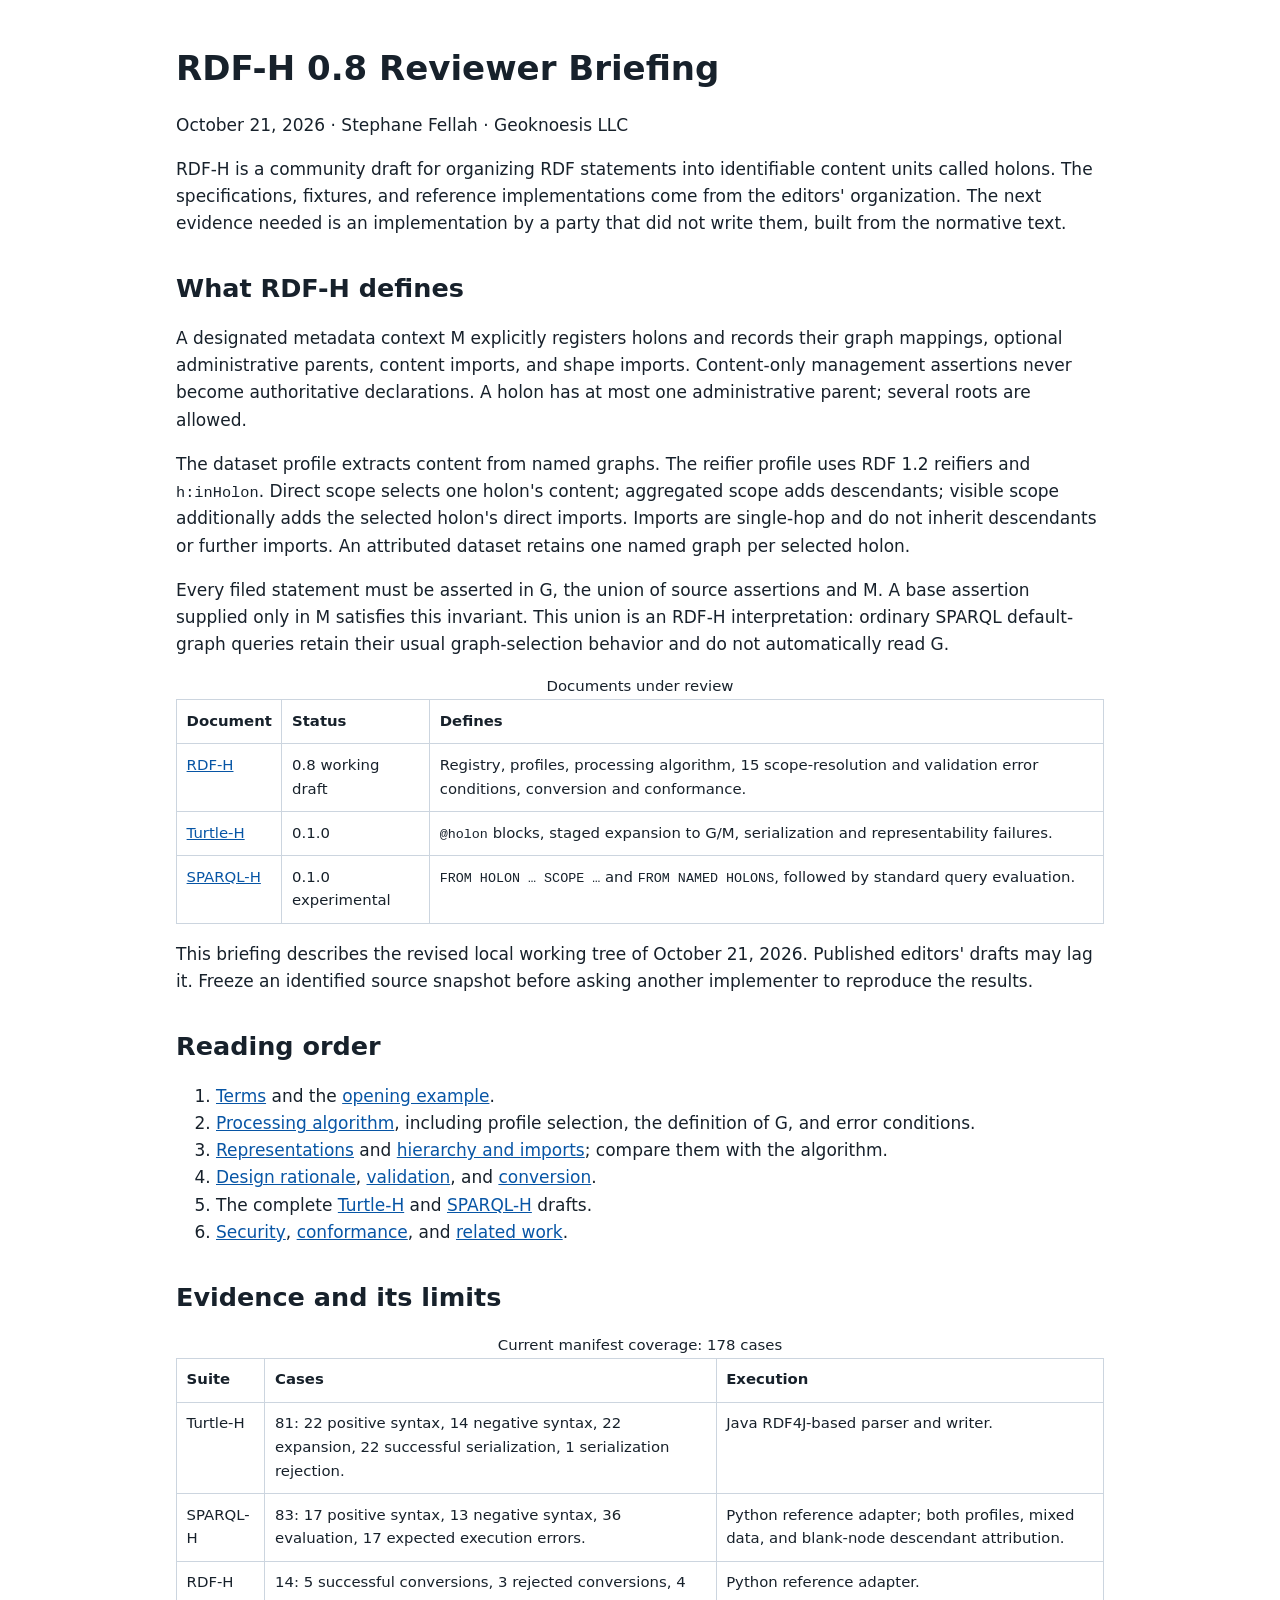
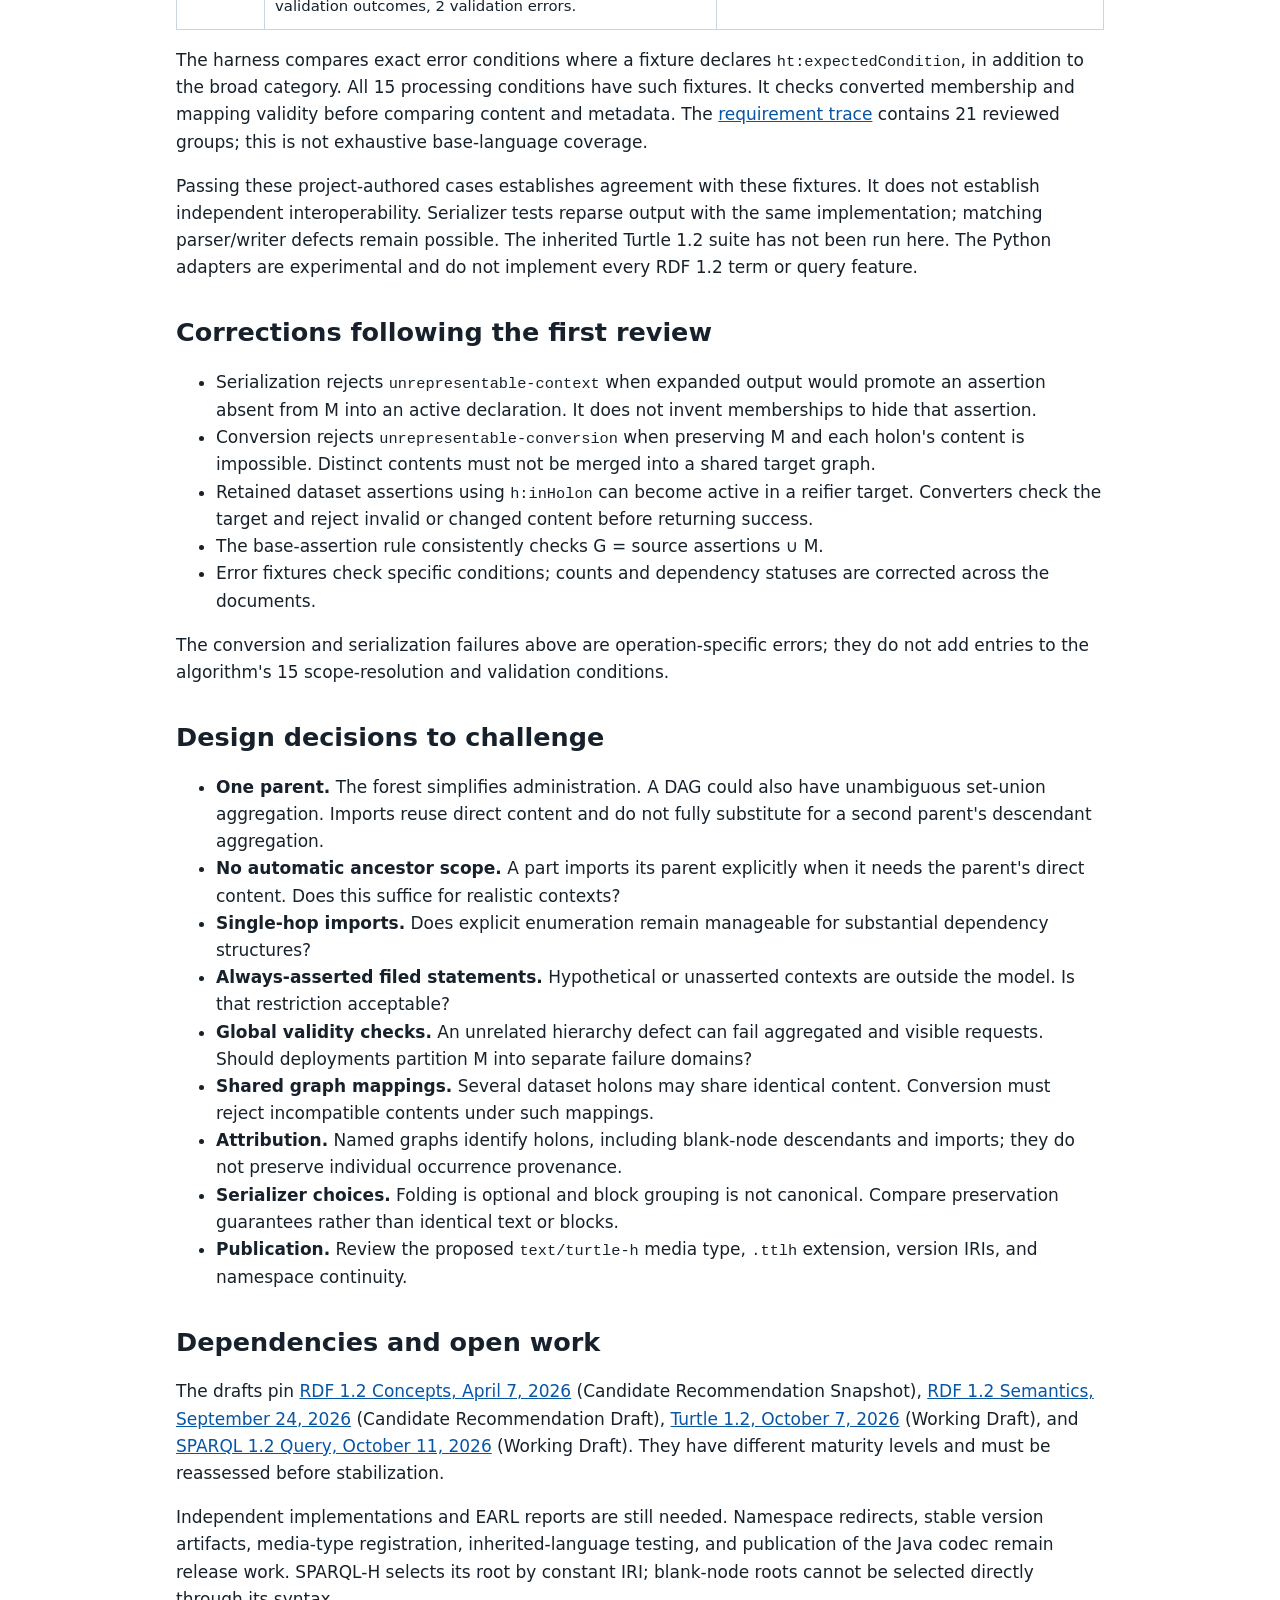
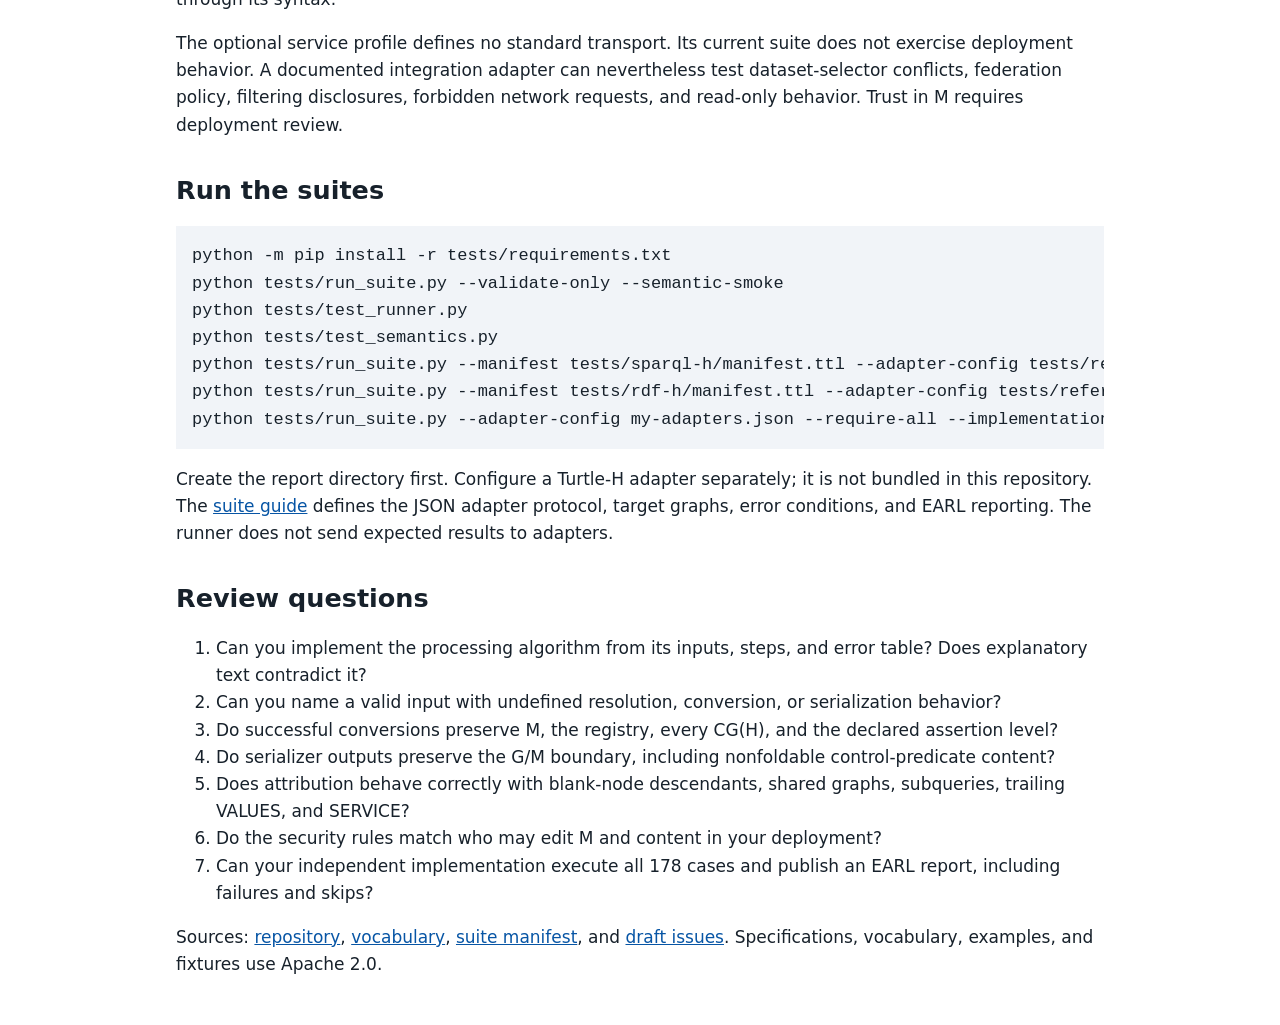
<file: reviewer-briefing.html>
<!doctype html>
<html lang="en">
<head>
<meta charset="utf-8">
<meta name="viewport" content="width=device-width, initial-scale=1">
<title>RDF-H 0.8 Reviewer Briefing — October 21, 2026</title>
<style>
body { font: 17px/1.6 system-ui, sans-serif; max-width: 58rem; margin: 3rem auto; padding: 0 1.25rem; color: #17212b; }
h1, h2, h3 { line-height: 1.2; } h2 { margin-top: 2.25rem; }
a { color: #0755a5; } table { border-collapse: collapse; width: 100%; font-size: .93rem; }
th, td { padding: .6rem; border: 1px solid #ccd5df; text-align: left; vertical-align: top; }
pre { overflow: auto; padding: 1rem; background: #f1f4f8; } code { font-size: .9em; }
</style>
</head>
<body>
<h1>RDF-H 0.8 Reviewer Briefing</h1>
<p>October 21, 2026 · Stephane Fellah · Geoknoesis LLC</p>
<p>RDF-H is a community draft for organizing RDF statements into identifiable content units called holons.
The specifications, fixtures, and reference implementations come from the editors' organization.
The next evidence needed is an implementation by a party that did not write them, built from the normative text.</p>

<h2>What RDF-H defines</h2>
<p>A designated metadata context M explicitly registers holons and records their graph mappings,
optional administrative parents, content imports, and shape imports. Content-only management assertions
never become authoritative declarations. A holon has at most one administrative parent; several roots are allowed.</p>
<p>The dataset profile extracts content from named graphs. The reifier profile uses RDF 1.2 reifiers and
<code>h:inHolon</code>. Direct scope selects one holon's content; aggregated scope adds descendants;
visible scope additionally adds the selected holon's direct imports. Imports are single-hop and do not
inherit descendants or further imports. An attributed dataset retains one named graph per selected holon.</p>
<p>Every filed statement must be asserted in G, the union of source assertions and M. A base assertion supplied
only in M satisfies this invariant. This union is an RDF-H interpretation: ordinary SPARQL default-graph
queries retain their usual graph-selection behavior and do not automatically read G.</p>
<table>
<caption>Documents under review</caption>
<thead><tr><th>Document</th><th>Status</th><th>Defines</th></tr></thead>
<tbody>
<tr><td><a href="index.html">RDF-H</a></td><td>0.8 working draft</td><td>Registry, profiles, processing algorithm, 15 scope-resolution and validation error conditions, conversion and conformance.</td></tr>
<tr><td><a href="turtle-h/index.html">Turtle-H</a></td><td>0.1.0</td><td><code>@holon</code> blocks, staged expansion to G/M, serialization and representability failures.</td></tr>
<tr><td><a href="sparql-h/index.html">SPARQL-H</a></td><td>0.1.0 experimental</td><td><code>FROM HOLON … SCOPE …</code> and <code>FROM NAMED HOLONS</code>, followed by standard query evaluation.</td></tr>
</tbody></table>
<p>This briefing describes the revised local working tree of October 21, 2026. Published editors' drafts
may lag it. Freeze an identified source snapshot before asking another implementer to reproduce the results.</p>

<h2>Reading order</h2>
<ol>
<li><a href="index.html#reading-terms">Terms</a> and the <a href="index.html#basic-model">opening example</a>.</li>
<li><a href="index.html#processing-model">Processing algorithm</a>, including profile selection, the definition of G, and error conditions.</li>
<li><a href="index.html#content-graph">Representations</a> and <a href="index.html#composition">hierarchy and imports</a>; compare them with the algorithm.</li>
<li><a href="index.html#design-rationale">Design rationale</a>, <a href="index.html#validation">validation</a>, and <a href="index.html#profile-equivalence">conversion</a>.</li>
<li>The complete <a href="turtle-h/index.html">Turtle-H</a> and <a href="sparql-h/index.html">SPARQL-H</a> drafts.</li>
<li><a href="index.html#security">Security</a>, <a href="index.html#conformance">conformance</a>, and <a href="index.html#related-work">related work</a>.</li>
</ol>

<h2>Evidence and its limits</h2>
<table>
<caption>Current manifest coverage: 178 cases</caption>
<thead><tr><th>Suite</th><th>Cases</th><th>Execution</th></tr></thead>
<tbody>
<tr><td>Turtle-H</td><td>81: 22 positive syntax, 14 negative syntax, 22 expansion, 22 successful serialization, 1 serialization rejection.</td><td>Java RDF4J-based parser and writer.</td></tr>
<tr><td>SPARQL-H</td><td>83: 17 positive syntax, 13 negative syntax, 36 evaluation, 17 expected execution errors.</td><td>Python reference adapter; both profiles, mixed data, and blank-node descendant attribution.</td></tr>
<tr><td>RDF-H</td><td>14: 5 successful conversions, 3 rejected conversions, 4 validation outcomes, 2 validation errors.</td><td>Python reference adapter.</td></tr>
</tbody></table>
<p>The harness compares exact error conditions where a fixture declares <code>ht:expectedCondition</code>,
in addition to the broad category. All 15 processing conditions have such fixtures.
It checks converted membership and mapping validity before comparing content and metadata.
The <a href="tests/requirements.ttl">requirement trace</a> contains 21 reviewed groups; this is not exhaustive base-language coverage.</p>
<p>Passing these project-authored cases establishes agreement with these fixtures. It does not establish
independent interoperability. Serializer tests reparse output with the same implementation;
matching parser/writer defects remain possible. The inherited Turtle 1.2 suite has not been run here.
The Python adapters are experimental and do not implement every RDF 1.2 term or query feature.</p>

<h2>Corrections following the first review</h2>
<ul>
<li>Serialization rejects <code>unrepresentable-context</code> when expanded output would promote an assertion absent from M into an active declaration. It does not invent memberships to hide that assertion.</li>
<li>Conversion rejects <code>unrepresentable-conversion</code> when preserving M and each holon's content is impossible. Distinct contents must not be merged into a shared target graph.</li>
<li>Retained dataset assertions using <code>h:inHolon</code> can become active in a reifier target. Converters check the target and reject invalid or changed content before returning success.</li>
<li>The base-assertion rule consistently checks G = source assertions ∪ M.</li>
<li>Error fixtures check specific conditions; counts and dependency statuses are corrected across the documents.</li>
</ul>
<p>The conversion and serialization failures above are operation-specific errors; they do not add entries
to the algorithm's 15 scope-resolution and validation conditions.</p>

<h2>Design decisions to challenge</h2>
<ul>
<li><strong>One parent.</strong> The forest simplifies administration. A DAG could also have unambiguous set-union aggregation. Imports reuse direct content and do not fully substitute for a second parent's descendant aggregation.</li>
<li><strong>No automatic ancestor scope.</strong> A part imports its parent explicitly when it needs the parent's direct content. Does this suffice for realistic contexts?</li>
<li><strong>Single-hop imports.</strong> Does explicit enumeration remain manageable for substantial dependency structures?</li>
<li><strong>Always-asserted filed statements.</strong> Hypothetical or unasserted contexts are outside the model. Is that restriction acceptable?</li>
<li><strong>Global validity checks.</strong> An unrelated hierarchy defect can fail aggregated and visible requests. Should deployments partition M into separate failure domains?</li>
<li><strong>Shared graph mappings.</strong> Several dataset holons may share identical content. Conversion must reject incompatible contents under such mappings.</li>
<li><strong>Attribution.</strong> Named graphs identify holons, including blank-node descendants and imports; they do not preserve individual occurrence provenance.</li>
<li><strong>Serializer choices.</strong> Folding is optional and block grouping is not canonical. Compare preservation guarantees rather than identical text or blocks.</li>
<li><strong>Publication.</strong> Review the proposed <code>text/turtle-h</code> media type, <code>.ttlh</code> extension, version IRIs, and namespace continuity.</li>
</ul>

<h2>Dependencies and open work</h2>
<p>The drafts pin <a href="https://www.w3.org/TR/2026/CR-rdf12-concepts-20260407/">RDF 1.2 Concepts, April 7, 2026</a>
(Candidate Recommendation Snapshot), <a href="https://www.w3.org/TR/2026/CRD-rdf12-semantics-20260924/">RDF 1.2 Semantics, September 24, 2026</a>
(Candidate Recommendation Draft), <a href="https://www.w3.org/TR/2026/WD-rdf12-turtle-20261007/">Turtle 1.2, October 7, 2026</a>
(Working Draft), and <a href="https://www.w3.org/TR/2026/WD-sparql12-query-20261011/">SPARQL 1.2 Query, October 11, 2026</a>
(Working Draft). They have different maturity levels and must be reassessed before stabilization.</p>
<p>Independent implementations and EARL reports are still needed. Namespace redirects, stable version artifacts,
media-type registration, inherited-language testing, and publication of the Java codec remain release work.
SPARQL-H selects its root by constant IRI; blank-node roots cannot be selected directly through its syntax.</p>
<p>The optional service profile defines no standard transport. Its current suite does not exercise deployment
behavior. A documented integration adapter can nevertheless test dataset-selector conflicts, federation policy,
filtering disclosures, forbidden network requests, and read-only behavior. Trust in M requires deployment review.</p>

<h2>Run the suites</h2>
<pre>python -m pip install -r tests/requirements.txt
python tests/run_suite.py --validate-only --semantic-smoke
python tests/test_runner.py
python tests/test_semantics.py
python tests/run_suite.py --manifest tests/sparql-h/manifest.ttl --adapter-config tests/reference-adapters.json --require-all
python tests/run_suite.py --manifest tests/rdf-h/manifest.ttl --adapter-config tests/reference-adapters.json --require-all
python tests/run_suite.py --adapter-config my-adapters.json --require-all --implementation urn:example:my-processor --report tmp/earl.ttl</pre>
<p>Create the report directory first. Configure a Turtle-H adapter separately; it is not bundled in this repository.
The <a href="tests/README.md">suite guide</a> defines the JSON adapter protocol, target graphs, error conditions,
and EARL reporting. The runner does not send expected results to adapters.</p>

<h2>Review questions</h2>
<ol>
<li>Can you implement the processing algorithm from its inputs, steps, and error table? Does explanatory text contradict it?</li>
<li>Can you name a valid input with undefined resolution, conversion, or serialization behavior?</li>
<li>Do successful conversions preserve M, the registry, every CG(H), and the declared assertion level?</li>
<li>Do serializer outputs preserve the G/M boundary, including nonfoldable control-predicate content?</li>
<li>Does attribution behave correctly with blank-node descendants, shared graphs, subqueries, trailing VALUES, and SERVICE?</li>
<li>Do the security rules match who may edit M and content in your deployment?</li>
<li>Can your independent implementation execute all 178 cases and publish an EARL report, including failures and skips?</li>
</ol>
<p>Sources: <a href="https://github.com/geoknoesis/rdf-holon">repository</a>,
<a href="rdfh.ttl">vocabulary</a>, <a href="tests/manifest.ttl">suite manifest</a>,
and <a href="index.html#open-issues">draft issues</a>. Specifications, vocabulary, examples, and fixtures use Apache 2.0.</p>
</body>
</html>
</file>
